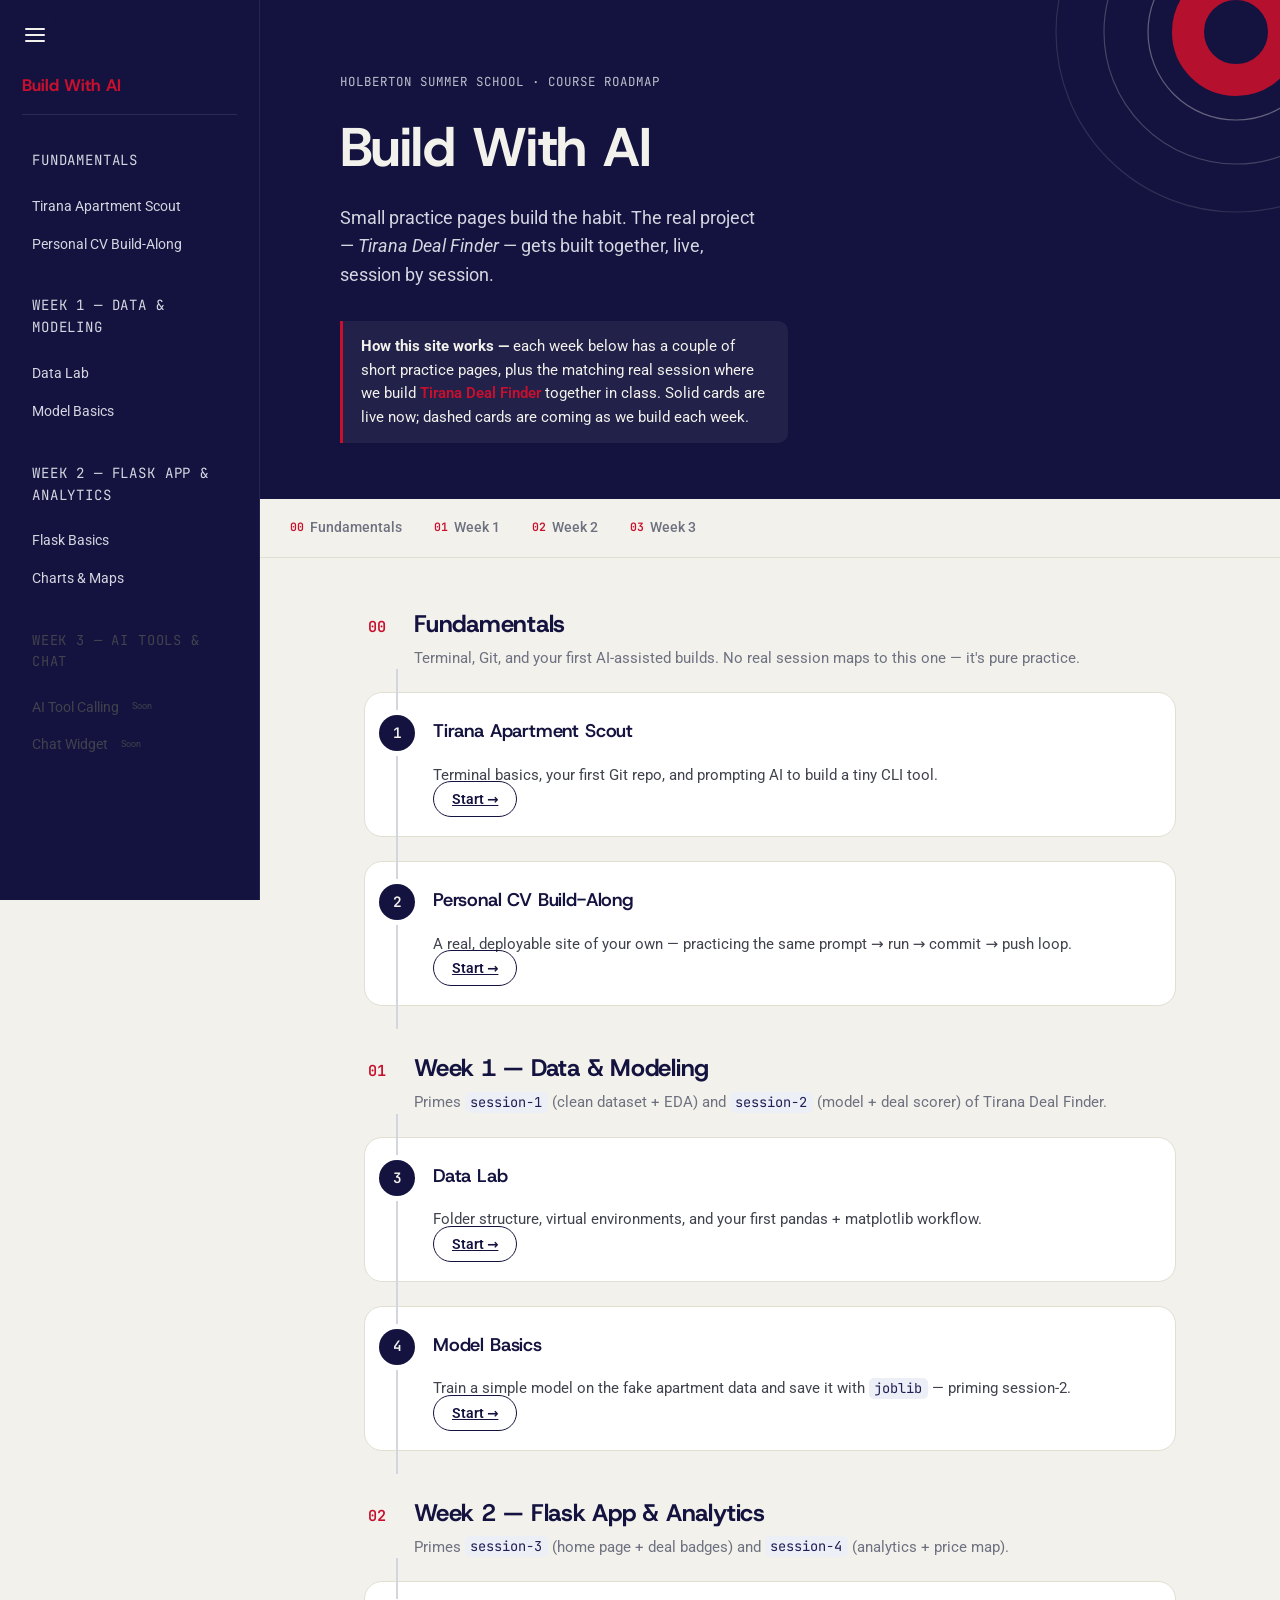
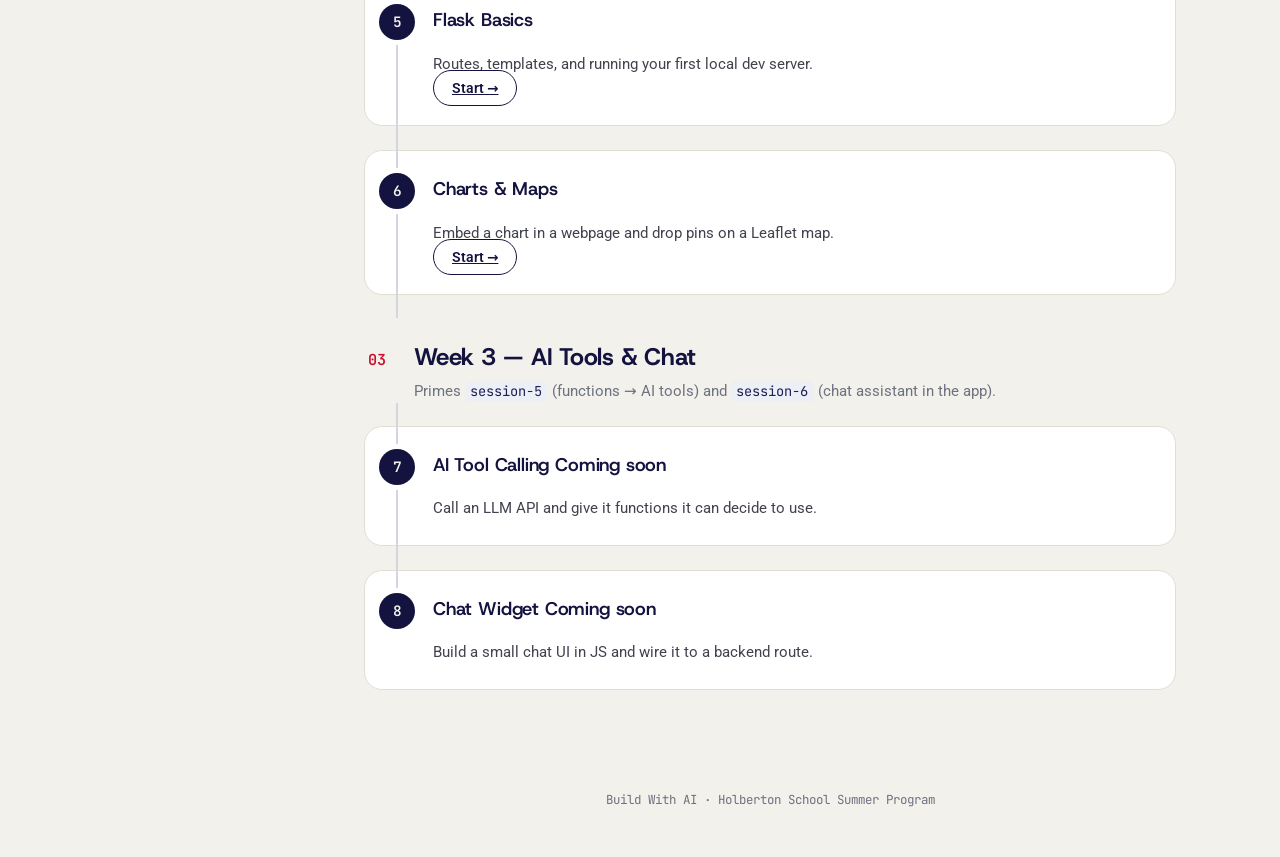
<file: index.html>
<!DOCTYPE html>
<html lang="en">
<head>
<meta charset="UTF-8">
<meta name="viewport" content="width=device-width, initial-scale=1.0">
<title>Build With AI — Course Roadmap</title>
<meta name="description" content="Holberton Summer School — course roadmap: Fundamentals through Week 3, practice pages alongside the real Tirana Deal Finder build.">
<link rel="icon" href="data:,">

<link rel="preconnect" href="https://fonts.googleapis.com">
<link rel="preconnect" href="https://fonts.gstatic.com" crossorigin>
<link href="https://fonts.googleapis.com/css2?family=Host+Grotesk:ital,wght@0,300..800;1,300..800&family=Roboto:wght@300;400;500;700&family=JetBrains+Mono:wght@400;500;600&display=swap" rel="stylesheet">

<link rel="stylesheet" href="assets/styles.css">
</head>
<body data-page="index" data-depth="0">

<header class="hero">
  <svg class="hero-rings" viewBox="0 0 600 600" aria-hidden="true">
    <circle cx="470" cy="140" r="60"></circle>
    <circle cx="470" cy="140" r="110"></circle>
    <circle cx="470" cy="140" r="165"></circle>
    <circle cx="470" cy="140" r="225"></circle>
  </svg>

  <div class="hero-content">
    <p class="eyebrow">Holberton Summer School · Course Roadmap</p>
    <h1>Build With AI</h1>
    <p class="hero-sub">Small practice pages build the habit. The real project — <em>Tirana Deal Finder</em> — gets built together, live, session by session.</p>

    <div class="hero-note">
      <p><strong>How this site works —</strong> each week below has a couple of short practice pages, plus the matching real session where we build <em>Tirana Deal Finder</em> together in class. Solid cards are live now; dashed cards are coming as we build each week.</p>
    </div>
  </div>
</header>

<nav class="phase-nav" aria-label="Roadmap navigation">
  <a href="#fundamentals"><span class="nav-index">00</span>Fundamentals</a>
  <a href="#week-1"><span class="nav-index">01</span>Week 1</a>
  <a href="#week-2"><span class="nav-index">02</span>Week 2</a>
  <a href="#week-3"><span class="nav-index">03</span>Week 3</a>
</nav>

<main class="build-log">

  <!-- ============ FUNDAMENTALS ============ -->
  <section class="phase" id="fundamentals" data-phase="fundamentals">
    <div class="phase-heading">
      <span class="phase-index">00</span>
      <div>
        <h2>Fundamentals</h2>
        <p class="phase-intro">Terminal, Git, and your first AI-assisted builds. No real session maps to this one — it's pure practice.</p>
      </div>
    </div>

    <article class="task-card" id="card-apartment-scout">
      <div class="task-head">
        <span class="step-dot">1</span>
        <h3>Tirana Apartment Scout</h3>
      </div>
      <div class="task-body single">
        <div class="task-goal">
          <p>Terminal basics, your first Git repo, and prompting AI to build a tiny CLI tool.</p>
        </div>
      </div>
      <a class="reveal-btn" href="fundamentals/apartment-scout.html">Start →</a>
    </article>

    <article class="task-card" id="card-cv-project">
      <div class="task-head">
        <span class="step-dot">2</span>
        <h3>Personal CV Build-Along</h3>
      </div>
      <div class="task-body single">
        <div class="task-goal">
          <p>A real, deployable site of your own — practicing the same prompt → run → commit → push loop.</p>
        </div>
      </div>
      <a class="reveal-btn" href="fundamentals/cv-project.html">Start →</a>
    </article>
  </section>

  <!-- ============ WEEK 1 ============ -->
  <section class="phase" id="week-1" data-phase="week-1">
    <div class="phase-heading">
      <span class="phase-index">01</span>
      <div>
        <h2>Week 1 — Data &amp; Modeling</h2>
        <p class="phase-intro">Primes <code>session-1</code> (clean dataset + EDA) and <code>session-2</code> (model + deal scorer) of Tirana Deal Finder.</p>
      </div>
    </div>

    <article class="task-card" id="card-data-lab">
      <div class="task-head">
        <span class="step-dot">3</span>
        <h3>Data Lab</h3>
      </div>
      <div class="task-body single">
        <div class="task-goal">
          <p>Folder structure, virtual environments, and your first pandas + matplotlib workflow.</p>
        </div>
      </div>
      <a class="reveal-btn" href="week-1/data-lab.html">Start →</a>
    </article>

    <article class="task-card" id="card-model-basics">
      <div class="task-head">
        <span class="step-dot">4</span>
        <h3>Model Basics</h3>
      </div>
      <div class="task-body single">
        <div class="task-goal">
          <p>Train a simple model on the fake apartment data and save it with <code>joblib</code> — priming session-2.</p>
        </div>
      </div>
      <a class="reveal-btn" href="week-1/model-basics.html">Start →</a>
    </article>
  </section>

  <!-- ============ WEEK 2 ============ -->
  <section class="phase" id="week-2" data-phase="week-2">
    <div class="phase-heading">
      <span class="phase-index">02</span>
      <div>
        <h2>Week 2 — Flask App &amp; Analytics</h2>
        <p class="phase-intro">Primes <code>session-3</code> (home page + deal badges) and <code>session-4</code> (analytics + price map).</p>
      </div>
    </div>

    <article class="task-card" id="card-flask-basics">
      <div class="task-head">
        <span class="step-dot">5</span>
        <h3>Flask Basics</h3>
      </div>
      <div class="task-body single">
        <div class="task-goal">
          <p>Routes, templates, and running your first local dev server.</p>
        </div>
      </div>
      <a class="reveal-btn" href="week-2/flask-basics.html">Start →</a>
    </article>

    <article class="task-card" id="card-charts-maps">
      <div class="task-head">
        <span class="step-dot">6</span>
        <h3>Charts &amp; Maps</h3>
      </div>
      <div class="task-body single">
        <div class="task-goal">
          <p>Embed a chart in a webpage and drop pins on a Leaflet map.</p>
        </div>
      </div>
      <a class="reveal-btn" href="week-2/charts-maps.html">Start →</a>
    </article>
  </section>

  <!-- ============ WEEK 3 ============ -->
  <section class="phase" id="week-3" data-phase="week-3">
    <div class="phase-heading">
      <span class="phase-index">03</span>
      <div>
        <h2>Week 3 — AI Tools &amp; Chat</h2>
        <p class="phase-intro">Primes <code>session-5</code> (functions → AI tools) and <code>session-6</code> (chat assistant in the app).</p>
      </div>
    </div>

    <article class="task-card stretch-card" id="card-ai-tools">
      <div class="task-head">
        <span class="step-dot">7</span>
        <h3>AI Tool Calling <span class="optional-badge">Coming soon</span></h3>
      </div>
      <div class="task-body single">
        <div class="task-goal">
          <p>Call an LLM API and give it functions it can decide to use.</p>
        </div>
      </div>
    </article>

    <article class="task-card stretch-card" id="card-chat-widget">
      <div class="task-head">
        <span class="step-dot">8</span>
        <h3>Chat Widget <span class="optional-badge">Coming soon</span></h3>
      </div>
      <div class="task-body single">
        <div class="task-goal">
          <p>Build a small chat UI in JS and wire it to a backend route.</p>
        </div>
      </div>
    </article>
  </section>

</main>

<footer class="closing-footer">
  <p>Build With AI · Holberton School Summer Program</p>
</footer>

<script src="assets/sitemap.js" defer></script>
<script src="assets/script.js" defer></script>
</body>
</html>
</file>
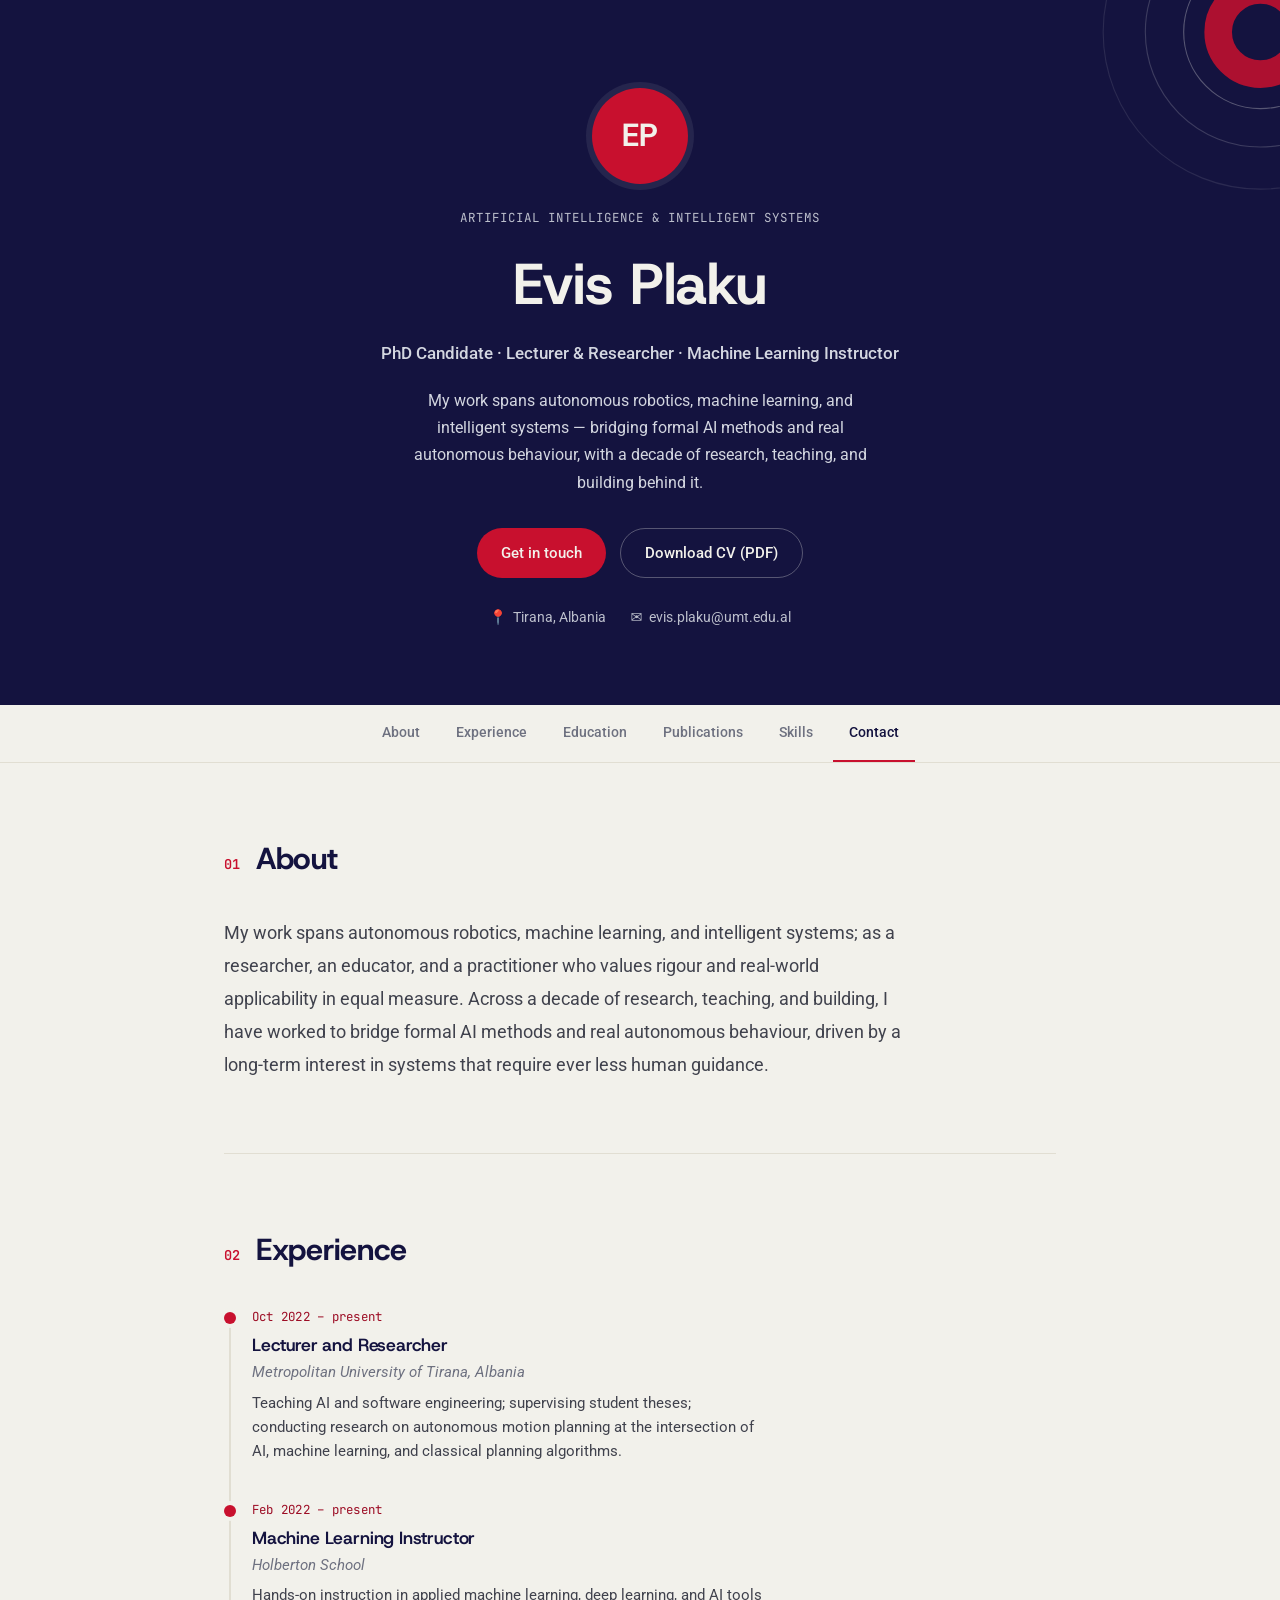
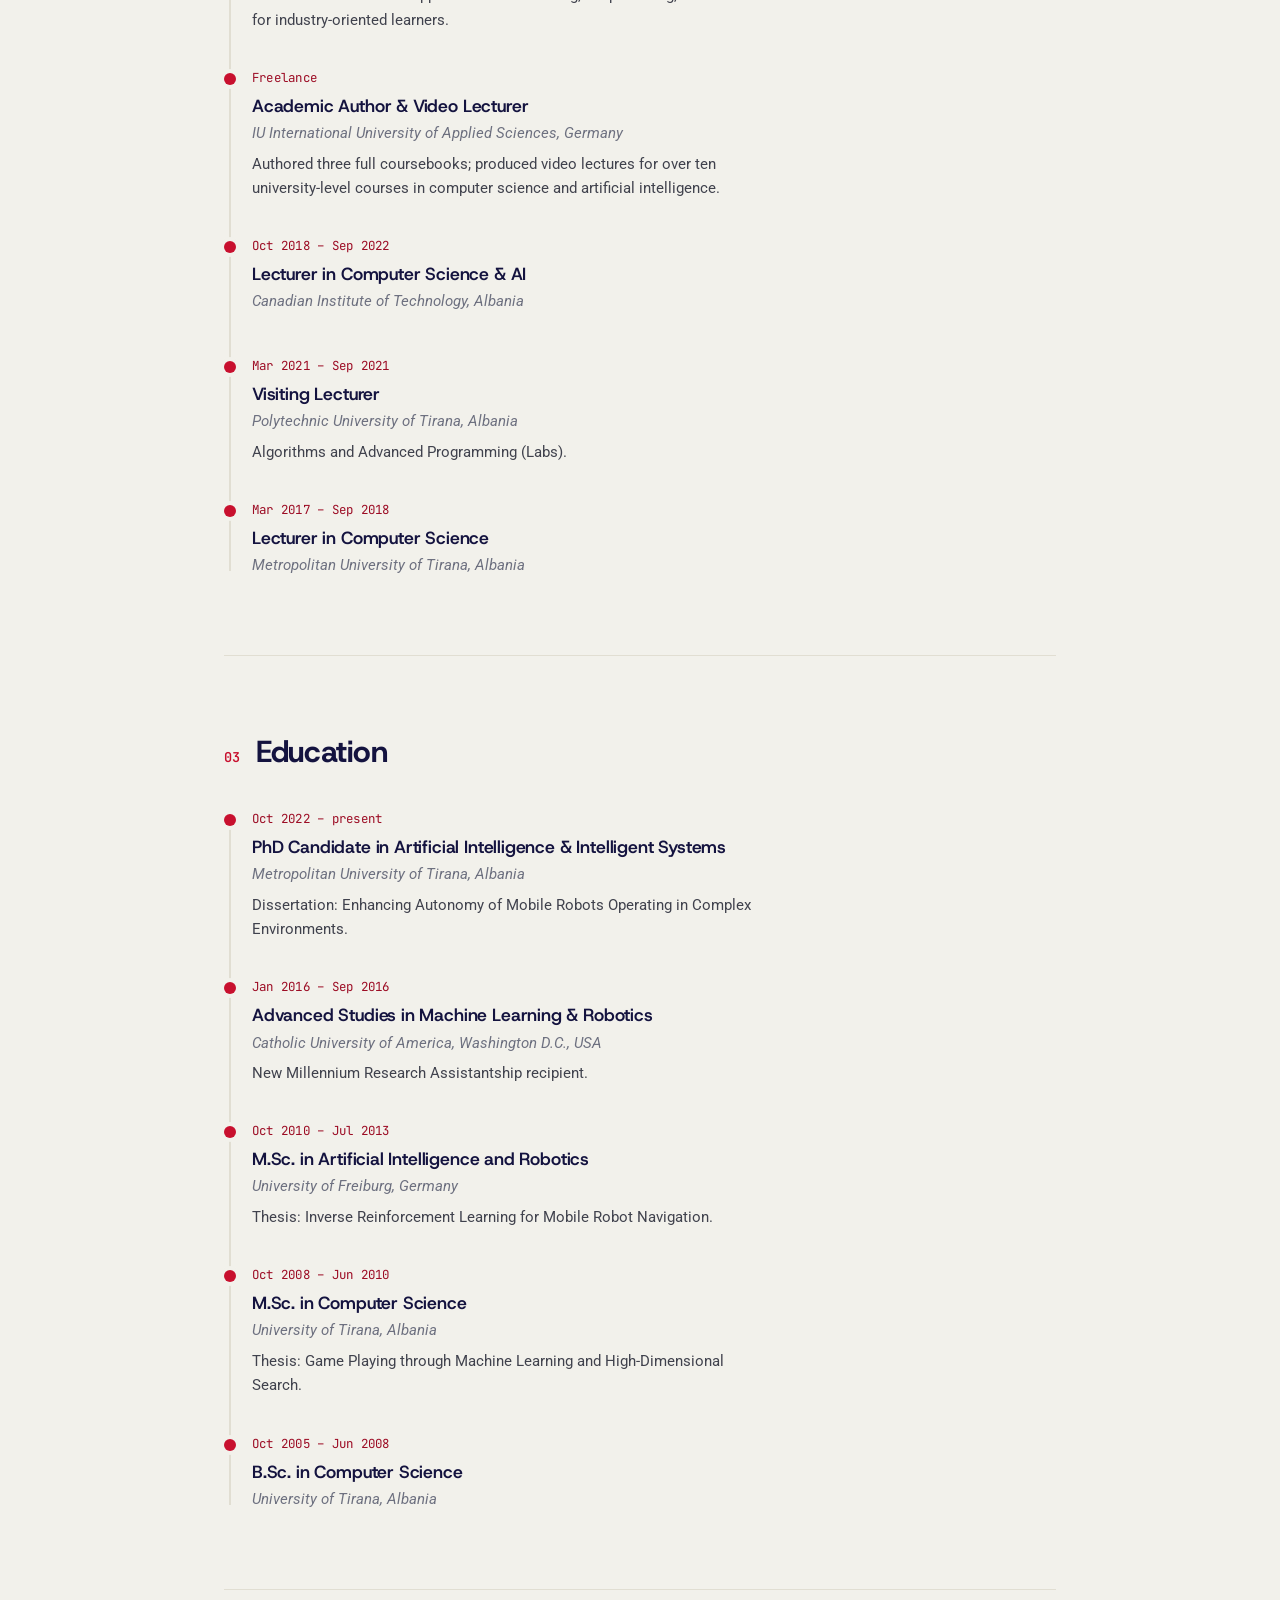
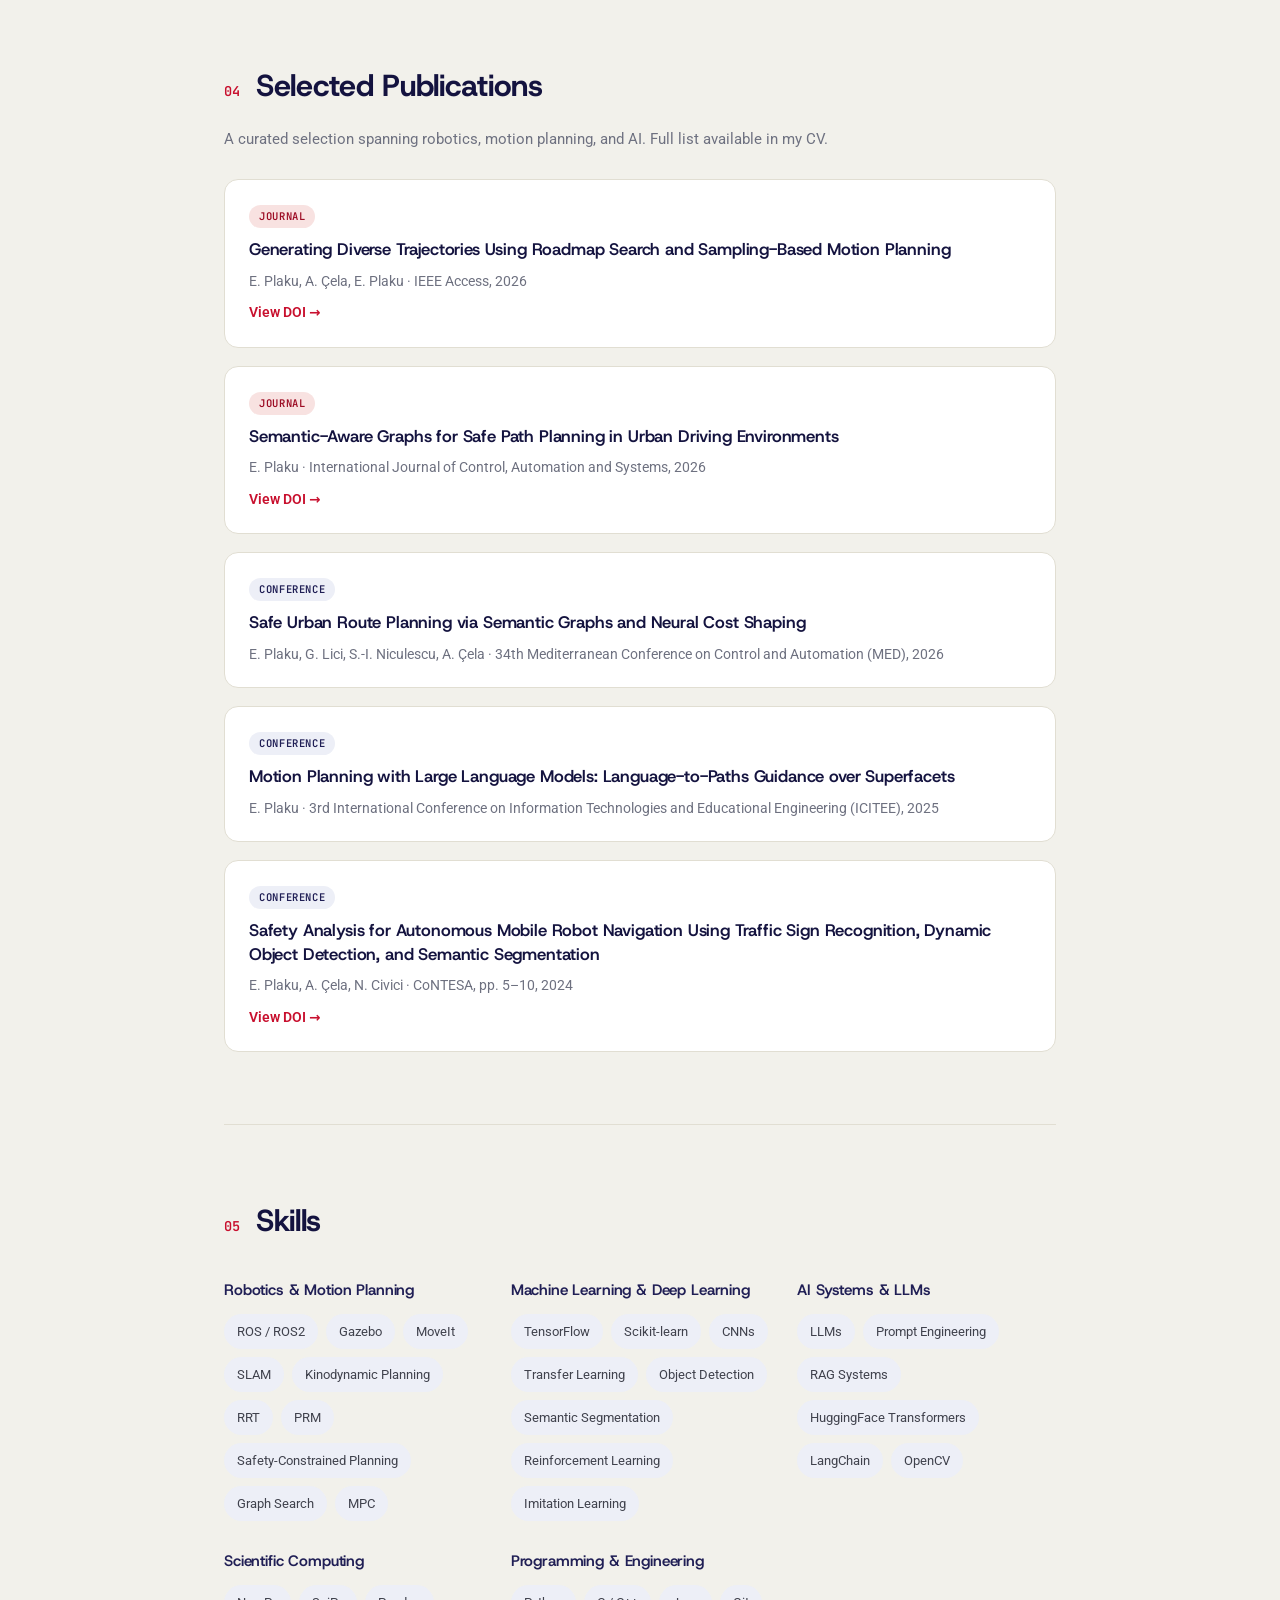
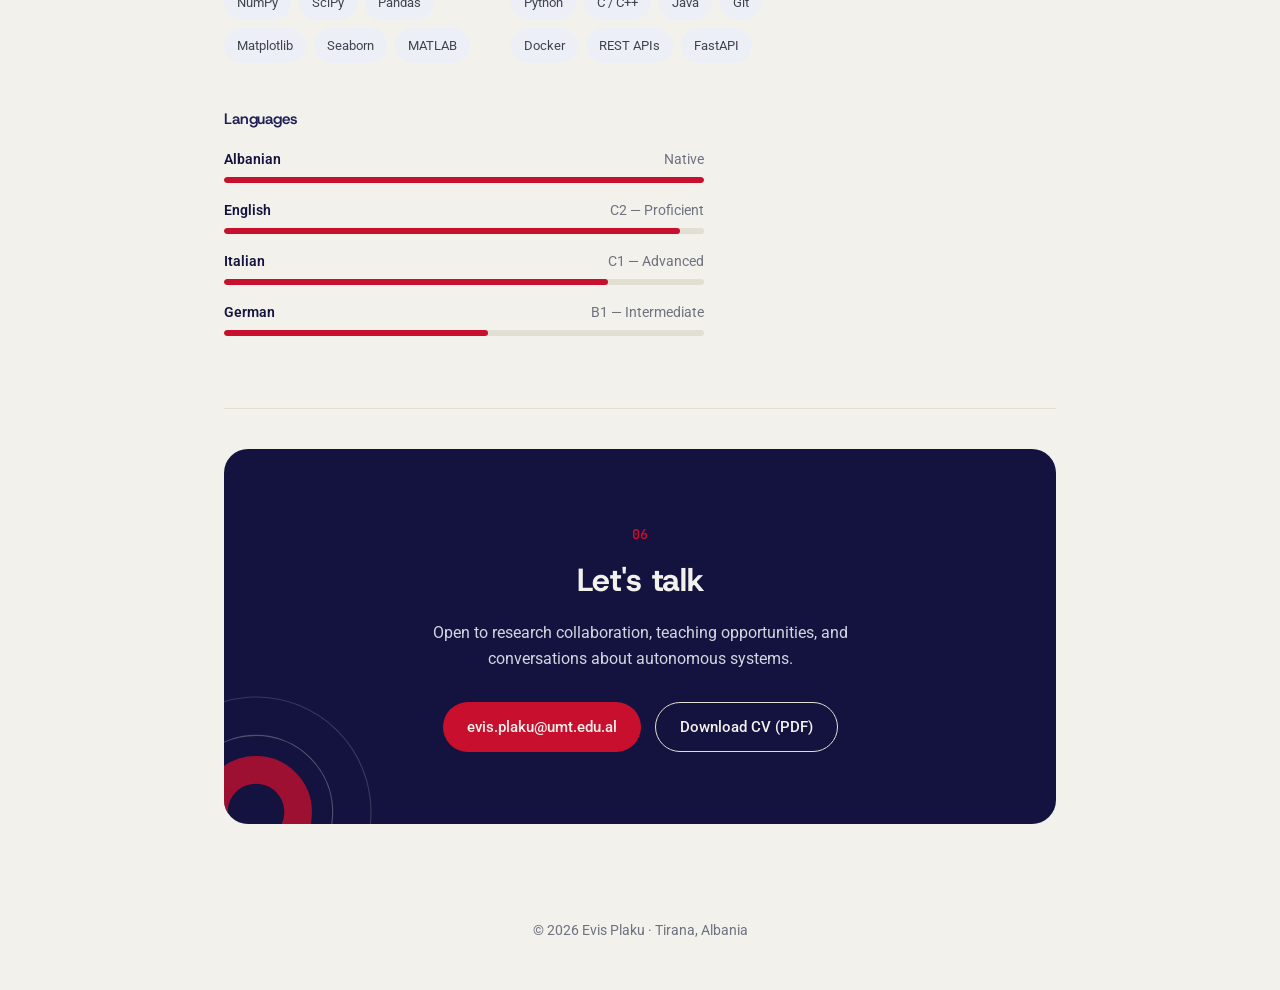
<file: cv/index.html>
<!DOCTYPE html>
<html lang="en">
<head>
<meta charset="UTF-8">
<meta name="viewport" content="width=device-width, initial-scale=1.0">
<title>Evis Plaku — AI &amp; Robotics Researcher</title>
<meta name="description" content="Evis Plaku — PhD Candidate in Artificial Intelligence & Intelligent Systems, researcher, and educator in robotics and machine learning.">
<link rel="icon" href="data:,">

<link rel="preconnect" href="https://fonts.googleapis.com">
<link rel="preconnect" href="https://fonts.gstatic.com" crossorigin>
<link href="https://fonts.googleapis.com/css2?family=Host+Grotesk:ital,wght@0,300..800;1,300..800&family=Roboto:wght@300;400;500;700&family=JetBrains+Mono:wght@400;500;600&display=swap" rel="stylesheet">

<link rel="stylesheet" href="styles.css">
<noscript><style>.reveal-on-scroll{opacity:1!important;transform:none!important;}</style></noscript>
</head>
<body>

<header class="hero" id="top">
  <svg class="hero-rings" viewBox="0 0 600 600" aria-hidden="true">
    <circle cx="470" cy="120" r="55"></circle>
    <circle cx="470" cy="120" r="100"></circle>
    <circle cx="470" cy="120" r="150"></circle>
    <circle cx="470" cy="120" r="205"></circle>
  </svg>

  <div class="hero-inner">
    <div class="avatar" aria-hidden="true">EP</div>
    <p class="eyebrow">Artificial Intelligence &amp; Intelligent Systems</p>
    <h1>Evis Plaku</h1>
    <p class="hero-role">PhD Candidate · Lecturer &amp; Researcher · Machine Learning Instructor</p>
    <p class="hero-summary">My work spans autonomous robotics, machine learning, and intelligent systems — bridging formal AI methods and real autonomous behaviour, with a decade of research, teaching, and building behind it.</p>

    <div class="hero-actions">
      <a class="btn btn-primary" href="mailto:evis.plaku@umt.edu.al">Get in touch</a>
      <a class="btn btn-outline" href="CV-EvisPlaku-Research.pdf" download>Download CV (PDF)</a>
    </div>

    <ul class="hero-meta">
      <li><span class="meta-icon">📍</span> Tirana, Albania</li>
      <li><span class="meta-icon">✉</span> evis.plaku@umt.edu.al</li>
    </ul>
  </div>
</header>

<nav class="site-nav" id="site-nav">
  <button class="nav-toggle" id="nav-toggle" aria-expanded="false" aria-controls="nav-list">
    <span></span><span></span><span></span>
  </button>
  <ul class="nav-list" id="nav-list">
    <li><a href="#about">About</a></li>
    <li><a href="#experience">Experience</a></li>
    <li><a href="#education">Education</a></li>
    <li><a href="#publications">Publications</a></li>
    <li><a href="#skills">Skills</a></li>
    <li><a href="#contact">Contact</a></li>
  </ul>
</nav>

<main>

  <section id="about" class="section reveal-on-scroll">
    <div class="section-head">
      <span class="section-mark">01</span>
      <h2>About</h2>
    </div>
    <p class="about-text">My work spans autonomous robotics, machine learning, and intelligent systems; as a researcher, an educator, and a practitioner who values rigour and real-world applicability in equal measure. Across a decade of research, teaching, and building, I have worked to bridge formal AI methods and real autonomous behaviour, driven by a long-term interest in systems that require ever less human guidance.</p>
  </section>

  <section id="experience" class="section reveal-on-scroll">
    <div class="section-head">
      <span class="section-mark">02</span>
      <h2>Experience</h2>
    </div>

    <div class="timeline">
      <article class="timeline-item">
        <span class="timeline-dot"></span>
        <div class="timeline-content">
          <p class="timeline-date">Oct 2022 – present</p>
          <h3>Lecturer and Researcher</h3>
          <p class="timeline-org">Metropolitan University of Tirana, Albania</p>
          <p class="timeline-desc">Teaching AI and software engineering; supervising student theses; conducting research on autonomous motion planning at the intersection of AI, machine learning, and classical planning algorithms.</p>
        </div>
      </article>

      <article class="timeline-item">
        <span class="timeline-dot"></span>
        <div class="timeline-content">
          <p class="timeline-date">Feb 2022 – present</p>
          <h3>Machine Learning Instructor</h3>
          <p class="timeline-org">Holberton School</p>
          <p class="timeline-desc">Hands-on instruction in applied machine learning, deep learning, and AI tools for industry-oriented learners.</p>
        </div>
      </article>

      <article class="timeline-item">
        <span class="timeline-dot"></span>
        <div class="timeline-content">
          <p class="timeline-date">Freelance</p>
          <h3>Academic Author &amp; Video Lecturer</h3>
          <p class="timeline-org">IU International University of Applied Sciences, Germany</p>
          <p class="timeline-desc">Authored three full coursebooks; produced video lectures for over ten university-level courses in computer science and artificial intelligence.</p>
        </div>
      </article>

      <article class="timeline-item">
        <span class="timeline-dot"></span>
        <div class="timeline-content">
          <p class="timeline-date">Oct 2018 – Sep 2022</p>
          <h3>Lecturer in Computer Science &amp; AI</h3>
          <p class="timeline-org">Canadian Institute of Technology, Albania</p>
        </div>
      </article>

      <article class="timeline-item">
        <span class="timeline-dot"></span>
        <div class="timeline-content">
          <p class="timeline-date">Mar 2021 – Sep 2021</p>
          <h3>Visiting Lecturer</h3>
          <p class="timeline-org">Polytechnic University of Tirana, Albania</p>
          <p class="timeline-desc">Algorithms and Advanced Programming (Labs).</p>
        </div>
      </article>

      <article class="timeline-item">
        <span class="timeline-dot"></span>
        <div class="timeline-content">
          <p class="timeline-date">Mar 2017 – Sep 2018</p>
          <h3>Lecturer in Computer Science</h3>
          <p class="timeline-org">Metropolitan University of Tirana, Albania</p>
        </div>
      </article>
    </div>
  </section>

  <section id="education" class="section reveal-on-scroll">
    <div class="section-head">
      <span class="section-mark">03</span>
      <h2>Education</h2>
    </div>

    <div class="timeline">
      <article class="timeline-item">
        <span class="timeline-dot"></span>
        <div class="timeline-content">
          <p class="timeline-date">Oct 2022 – present</p>
          <h3>PhD Candidate in Artificial Intelligence &amp; Intelligent Systems</h3>
          <p class="timeline-org">Metropolitan University of Tirana, Albania</p>
          <p class="timeline-desc">Dissertation: Enhancing Autonomy of Mobile Robots Operating in Complex Environments.</p>
        </div>
      </article>

      <article class="timeline-item">
        <span class="timeline-dot"></span>
        <div class="timeline-content">
          <p class="timeline-date">Jan 2016 – Sep 2016</p>
          <h3>Advanced Studies in Machine Learning &amp; Robotics</h3>
          <p class="timeline-org">Catholic University of America, Washington D.C., USA</p>
          <p class="timeline-desc">New Millennium Research Assistantship recipient.</p>
        </div>
      </article>

      <article class="timeline-item">
        <span class="timeline-dot"></span>
        <div class="timeline-content">
          <p class="timeline-date">Oct 2010 – Jul 2013</p>
          <h3>M.Sc. in Artificial Intelligence and Robotics</h3>
          <p class="timeline-org">University of Freiburg, Germany</p>
          <p class="timeline-desc">Thesis: Inverse Reinforcement Learning for Mobile Robot Navigation.</p>
        </div>
      </article>

      <article class="timeline-item">
        <span class="timeline-dot"></span>
        <div class="timeline-content">
          <p class="timeline-date">Oct 2008 – Jun 2010</p>
          <h3>M.Sc. in Computer Science</h3>
          <p class="timeline-org">University of Tirana, Albania</p>
          <p class="timeline-desc">Thesis: Game Playing through Machine Learning and High-Dimensional Search.</p>
        </div>
      </article>

      <article class="timeline-item">
        <span class="timeline-dot"></span>
        <div class="timeline-content">
          <p class="timeline-date">Oct 2005 – Jun 2008</p>
          <h3>B.Sc. in Computer Science</h3>
          <p class="timeline-org">University of Tirana, Albania</p>
        </div>
      </article>
    </div>
  </section>

  <section id="publications" class="section reveal-on-scroll">
    <div class="section-head">
      <span class="section-mark">04</span>
      <h2>Selected Publications</h2>
    </div>
    <p class="section-note">A curated selection spanning robotics, motion planning, and AI. Full list available in my CV.</p>

    <div class="pub-list">
      <article class="pub-card">
        <span class="pub-tag pub-tag-journal">Journal</span>
        <h3>Generating Diverse Trajectories Using Roadmap Search and Sampling-Based Motion Planning</h3>
        <p class="pub-meta">E. Plaku, A. Çela, E. Plaku · IEEE Access, 2026</p>
        <a class="pub-link" href="https://doi.org/10.1109/ACCESS.2026.11506360" target="_blank" rel="noopener">View DOI →</a>
      </article>

      <article class="pub-card">
        <span class="pub-tag pub-tag-journal">Journal</span>
        <h3>Semantic-Aware Graphs for Safe Path Planning in Urban Driving Environments</h3>
        <p class="pub-meta">E. Plaku · International Journal of Control, Automation and Systems, 2026</p>
        <a class="pub-link" href="https://doi.org/10.1007/s12555-026-00116-4" target="_blank" rel="noopener">View DOI →</a>
      </article>

      <article class="pub-card">
        <span class="pub-tag pub-tag-conf">Conference</span>
        <h3>Safe Urban Route Planning via Semantic Graphs and Neural Cost Shaping</h3>
        <p class="pub-meta">E. Plaku, G. Lici, S.-I. Niculescu, A. Çela · 34th Mediterranean Conference on Control and Automation (MED), 2026</p>
      </article>

      <article class="pub-card">
        <span class="pub-tag pub-tag-conf">Conference</span>
        <h3>Motion Planning with Large Language Models: Language-to-Paths Guidance over Superfacets</h3>
        <p class="pub-meta">E. Plaku · 3rd International Conference on Information Technologies and Educational Engineering (ICITEE), 2025</p>
      </article>

      <article class="pub-card">
        <span class="pub-tag pub-tag-conf">Conference</span>
        <h3>Safety Analysis for Autonomous Mobile Robot Navigation Using Traffic Sign Recognition, Dynamic Object Detection, and Semantic Segmentation</h3>
        <p class="pub-meta">E. Plaku, A. Çela, N. Civici · CoNTESA, pp. 5–10, 2024</p>
        <a class="pub-link" href="https://doi.org/10.1109/CoNTESA64738.2024.10891271" target="_blank" rel="noopener">View DOI →</a>
      </article>
    </div>
  </section>

  <section id="skills" class="section reveal-on-scroll">
    <div class="section-head">
      <span class="section-mark">05</span>
      <h2>Skills</h2>
    </div>

    <div class="skills-grid">
      <div class="skill-group">
        <h3>Robotics &amp; Motion Planning</h3>
        <div class="tag-cloud">
          <span class="tag">ROS / ROS2</span><span class="tag">Gazebo</span><span class="tag">MoveIt</span>
          <span class="tag">SLAM</span><span class="tag">Kinodynamic Planning</span><span class="tag">RRT</span>
          <span class="tag">PRM</span><span class="tag">Safety-Constrained Planning</span><span class="tag">Graph Search</span><span class="tag">MPC</span>
        </div>
      </div>

      <div class="skill-group">
        <h3>Machine Learning &amp; Deep Learning</h3>
        <div class="tag-cloud">
          <span class="tag">TensorFlow</span><span class="tag">Scikit-learn</span><span class="tag">CNNs</span>
          <span class="tag">Transfer Learning</span><span class="tag">Object Detection</span><span class="tag">Semantic Segmentation</span>
          <span class="tag">Reinforcement Learning</span><span class="tag">Imitation Learning</span>
        </div>
      </div>

      <div class="skill-group">
        <h3>AI Systems &amp; LLMs</h3>
        <div class="tag-cloud">
          <span class="tag">LLMs</span><span class="tag">Prompt Engineering</span><span class="tag">RAG Systems</span>
          <span class="tag">HuggingFace Transformers</span><span class="tag">LangChain</span><span class="tag">OpenCV</span>
        </div>
      </div>

      <div class="skill-group">
        <h3>Scientific Computing</h3>
        <div class="tag-cloud">
          <span class="tag">NumPy</span><span class="tag">SciPy</span><span class="tag">Pandas</span>
          <span class="tag">Matplotlib</span><span class="tag">Seaborn</span><span class="tag">MATLAB</span>
        </div>
      </div>

      <div class="skill-group">
        <h3>Programming &amp; Engineering</h3>
        <div class="tag-cloud">
          <span class="tag">Python</span><span class="tag">C / C++</span><span class="tag">Java</span>
          <span class="tag">Git</span><span class="tag">Docker</span><span class="tag">REST APIs</span><span class="tag">FastAPI</span>
        </div>
      </div>
    </div>

    <div class="languages">
      <h3>Languages</h3>
      <ul class="lang-list">
        <li>
          <div class="lang-row"><span class="lang-name">Albanian</span><span class="lang-level">Native</span></div>
          <div class="lang-bar"><span style="width:100%"></span></div>
        </li>
        <li>
          <div class="lang-row"><span class="lang-name">English</span><span class="lang-level">C2 — Proficient</span></div>
          <div class="lang-bar"><span style="width:95%"></span></div>
        </li>
        <li>
          <div class="lang-row"><span class="lang-name">Italian</span><span class="lang-level">C1 — Advanced</span></div>
          <div class="lang-bar"><span style="width:80%"></span></div>
        </li>
        <li>
          <div class="lang-row"><span class="lang-name">German</span><span class="lang-level">B1 — Intermediate</span></div>
          <div class="lang-bar"><span style="width:55%"></span></div>
        </li>
      </ul>
    </div>
  </section>

  <section id="contact" class="section contact-section reveal-on-scroll">
    <svg class="hero-rings contact-rings" viewBox="0 0 600 600" aria-hidden="true">
      <circle cx="120" cy="480" r="55"></circle>
      <circle cx="120" cy="480" r="100"></circle>
      <circle cx="120" cy="480" r="150"></circle>
    </svg>
    <div class="contact-inner">
      <span class="section-mark">06</span>
      <h2>Let's talk</h2>
      <p>Open to research collaboration, teaching opportunities, and conversations about autonomous systems.</p>
      <div class="hero-actions">
        <a class="btn btn-primary" href="mailto:evis.plaku@umt.edu.al">evis.plaku@umt.edu.al</a>
        <a class="btn btn-outline" href="CV-EvisPlaku-Research.pdf" download>Download CV (PDF)</a>
      </div>
    </div>
  </section>

</main>

<footer class="site-footer">
  <p>© 2026 Evis Plaku · Tirana, Albania</p>
</footer>

<script src="script.js" defer></script>
</body>
</html>
</file>
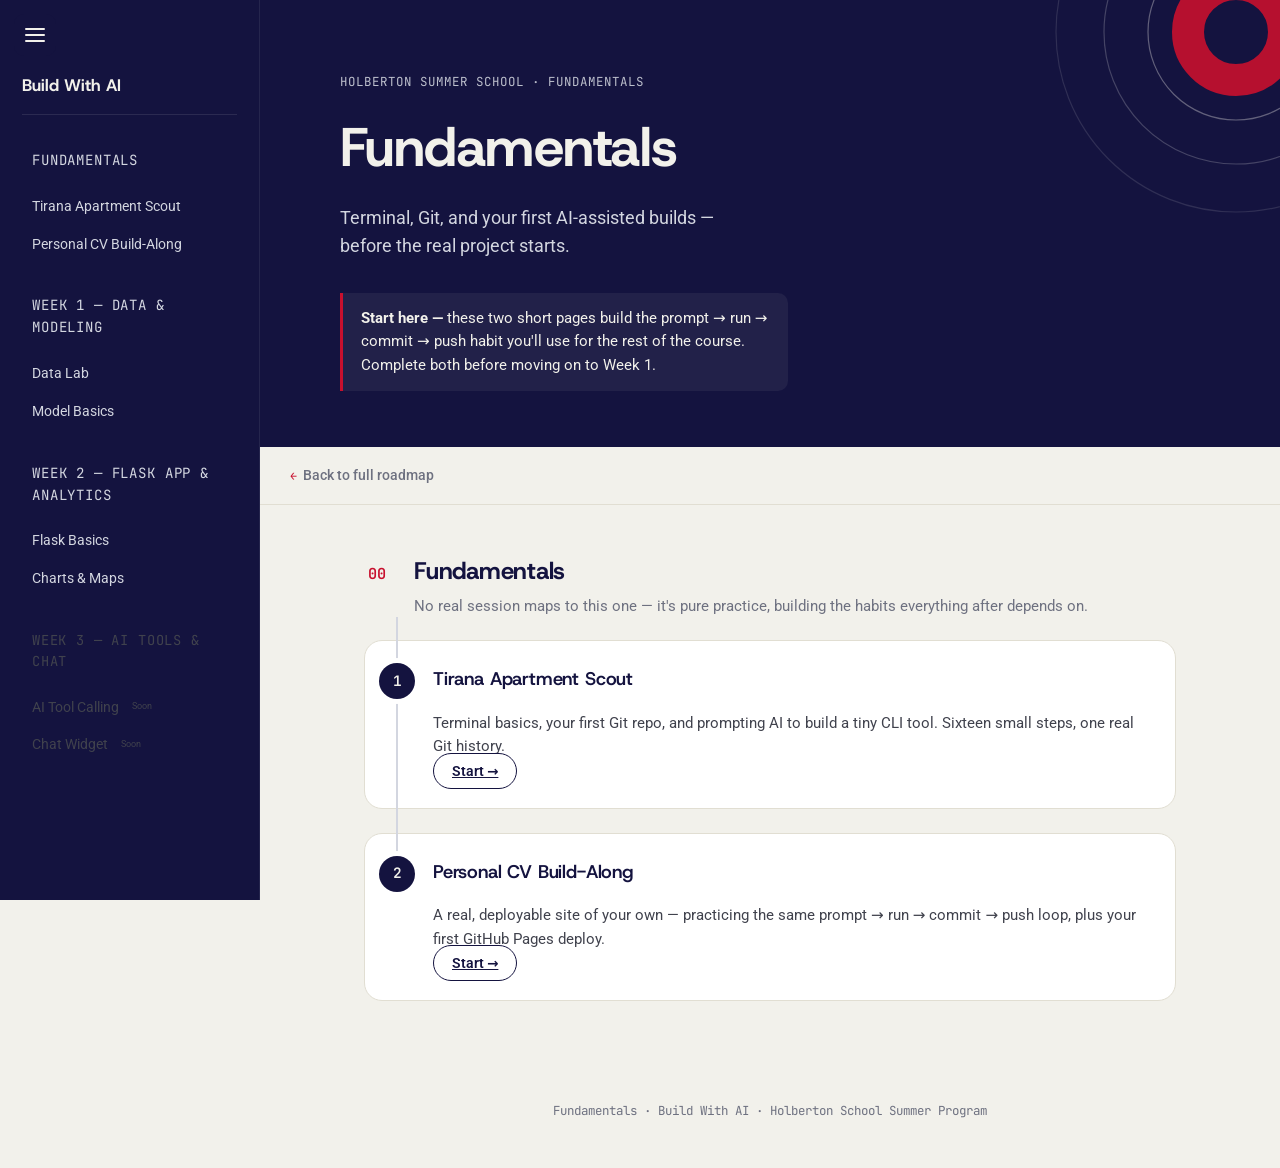
<file: fundamentals/index.html>
<!DOCTYPE html>
<html lang="en">
<head>
<meta charset="UTF-8">
<meta name="viewport" content="width=device-width, initial-scale=1.0">
<title>Fundamentals — Build With AI</title>
<meta name="description" content="Fundamentals hub: terminal, Git, and your first AI-assisted builds — Holberton Summer School.">
<link rel="icon" href="data:,">

<link rel="preconnect" href="https://fonts.googleapis.com">
<link rel="preconnect" href="https://fonts.gstatic.com" crossorigin>
<link href="https://fonts.googleapis.com/css2?family=Host+Grotesk:ital,wght@0,300..800;1,300..800&family=Roboto:wght@300;400;500;700&family=JetBrains+Mono:wght@400;500;600&display=swap" rel="stylesheet">

<link rel="stylesheet" href="../assets/styles.css">
</head>
<body data-page="fundamentals/index" data-depth="1">

<header class="hero">
  <svg class="hero-rings" viewBox="0 0 600 600" aria-hidden="true">
    <circle cx="470" cy="140" r="60"></circle>
    <circle cx="470" cy="140" r="110"></circle>
    <circle cx="470" cy="140" r="165"></circle>
    <circle cx="470" cy="140" r="225"></circle>
  </svg>

  <div class="hero-content">
    <p class="eyebrow">Holberton Summer School · Fundamentals</p>
    <h1>Fundamentals</h1>
    <p class="hero-sub">Terminal, Git, and your first AI-assisted builds — before the real project starts.</p>

    <div class="hero-note">
      <p><strong>Start here —</strong> these two short pages build the prompt → run → commit → push habit you'll use for the rest of the course. Complete both before moving on to Week 1.</p>
    </div>
  </div>
</header>

<nav class="phase-nav" aria-label="Hub navigation">
  <a href="../index.html"><span class="nav-index">←</span>Back to full roadmap</a>
</nav>

<main class="build-log">

  <section class="phase" id="fundamentals" data-phase="fundamentals">
    <div class="phase-heading">
      <span class="phase-index">00</span>
      <div>
        <h2>Fundamentals</h2>
        <p class="phase-intro">No real session maps to this one — it's pure practice, building the habits everything after depends on.</p>
      </div>
    </div>

    <article class="task-card" id="card-apartment-scout">
      <div class="task-head">
        <span class="step-dot">1</span>
        <h3>Tirana Apartment Scout</h3>
      </div>
      <div class="task-body single">
        <div class="task-goal">
          <p>Terminal basics, your first Git repo, and prompting AI to build a tiny CLI tool. Sixteen small steps, one real Git history.</p>
        </div>
      </div>
      <a class="reveal-btn" href="apartment-scout.html">Start →</a>
    </article>

    <article class="task-card" id="card-cv-project">
      <div class="task-head">
        <span class="step-dot">2</span>
        <h3>Personal CV Build-Along</h3>
      </div>
      <div class="task-body single">
        <div class="task-goal">
          <p>A real, deployable site of your own — practicing the same prompt → run → commit → push loop, plus your first GitHub Pages deploy.</p>
        </div>
      </div>
      <a class="reveal-btn" href="cv-project.html">Start →</a>
    </article>
  </section>

</main>

<footer class="closing-footer">
  <p>Fundamentals · Build With AI · Holberton School Summer Program</p>
</footer>

<script src="../assets/sitemap.js" defer></script>
<script src="../assets/script.js" defer></script>
</body>
</html>
</file>
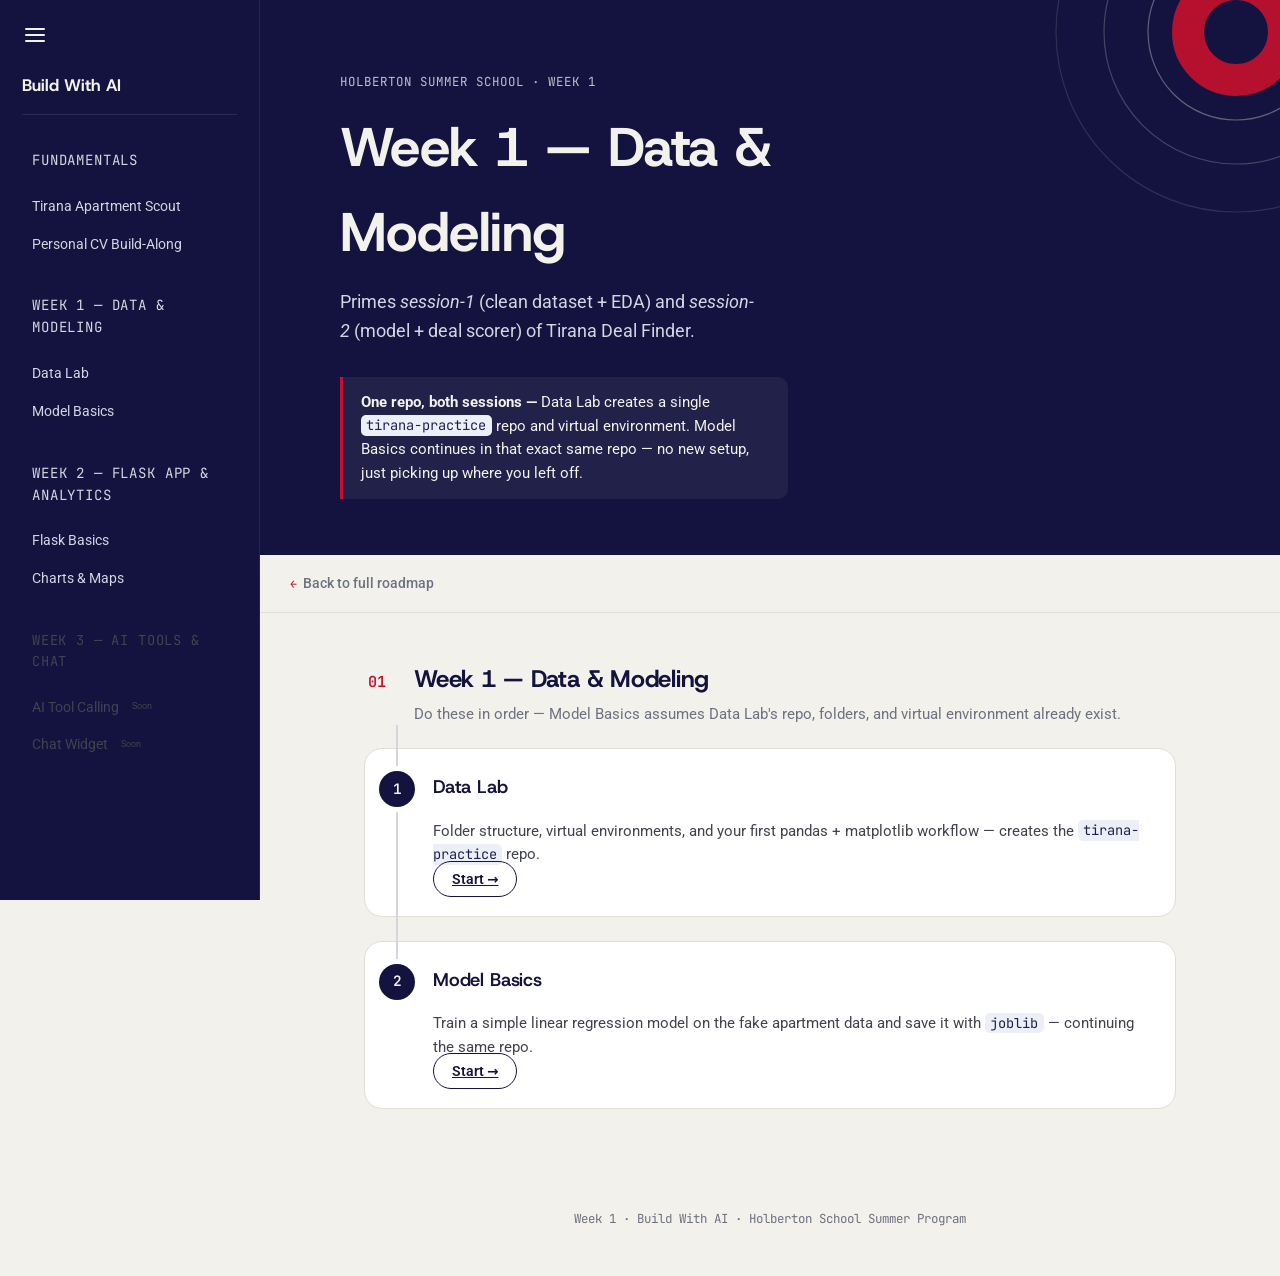
<file: week-1/index.html>
<!DOCTYPE html>
<html lang="en">
<head>
<meta charset="UTF-8">
<meta name="viewport" content="width=device-width, initial-scale=1.0">
<title>Week 1 — Build With AI</title>
<meta name="description" content="Week 1 hub: data cleaning, exploration, and a first machine learning model — Holberton Summer School.">
<link rel="icon" href="data:,">

<link rel="preconnect" href="https://fonts.googleapis.com">
<link rel="preconnect" href="https://fonts.gstatic.com" crossorigin>
<link href="https://fonts.googleapis.com/css2?family=Host+Grotesk:ital,wght@0,300..800;1,300..800&family=Roboto:wght@300;400;500;700&family=JetBrains+Mono:wght@400;500;600&display=swap" rel="stylesheet">

<link rel="stylesheet" href="../assets/styles.css">
</head>
<body data-page="week-1/index" data-depth="1">


<header class="hero">
  <svg class="hero-rings" viewBox="0 0 600 600" aria-hidden="true">
    <circle cx="470" cy="140" r="60"></circle>
    <circle cx="470" cy="140" r="110"></circle>
    <circle cx="470" cy="140" r="165"></circle>
    <circle cx="470" cy="140" r="225"></circle>
  </svg>

  <div class="hero-content">
    <p class="eyebrow">Holberton Summer School · Week 1</p>
    <h1>Week 1 — Data &amp; Modeling</h1>
    <p class="hero-sub">Primes <em>session-1</em> (clean dataset + EDA) and <em>session-2</em> (model + deal scorer) of Tirana Deal Finder.</p>

    <div class="hero-note">
      <p><strong>One repo, both sessions —</strong> Data Lab creates a single <code>tirana-practice</code> repo and virtual environment. Model Basics continues in that exact same repo — no new setup, just picking up where you left off.</p>
    </div>
  </div>
</header>

<nav class="phase-nav" aria-label="Hub navigation">
  <a href="../index.html"><span class="nav-index">←</span>Back to full roadmap</a>
</nav>

<main class="build-log">

  <section class="phase" id="week-1" data-phase="week-1">
    <div class="phase-heading">
      <span class="phase-index">01</span>
      <div>
        <h2>Week 1 — Data &amp; Modeling</h2>
        <p class="phase-intro">Do these in order — Model Basics assumes Data Lab's repo, folders, and virtual environment already exist.</p>
      </div>
    </div>

    <article class="task-card" id="card-data-lab">
      <div class="task-head">
        <span class="step-dot">1</span>
        <h3>Data Lab</h3>
      </div>
      <div class="task-body single">
        <div class="task-goal">
          <p>Folder structure, virtual environments, and your first pandas + matplotlib workflow — creates the <code>tirana-practice</code> repo.</p>
        </div>
      </div>
      <a class="reveal-btn" href="data-lab.html">Start →</a>
    </article>

    <article class="task-card" id="card-model-basics">
      <div class="task-head">
        <span class="step-dot">2</span>
        <h3>Model Basics</h3>
      </div>
      <div class="task-body single">
        <div class="task-goal">
          <p>Train a simple linear regression model on the fake apartment data and save it with <code>joblib</code> — continuing the same repo.</p>
        </div>
      </div>
      <a class="reveal-btn" href="model-basics.html">Start →</a>
    </article>
  </section>

</main>

<footer class="closing-footer">
  <p>Week 1 · Build With AI · Holberton School Summer Program</p>
</footer>

<script src="../assets/sitemap.js" defer></script>
<script src="../assets/script.js" defer></script>
</body>
</html>
</file>
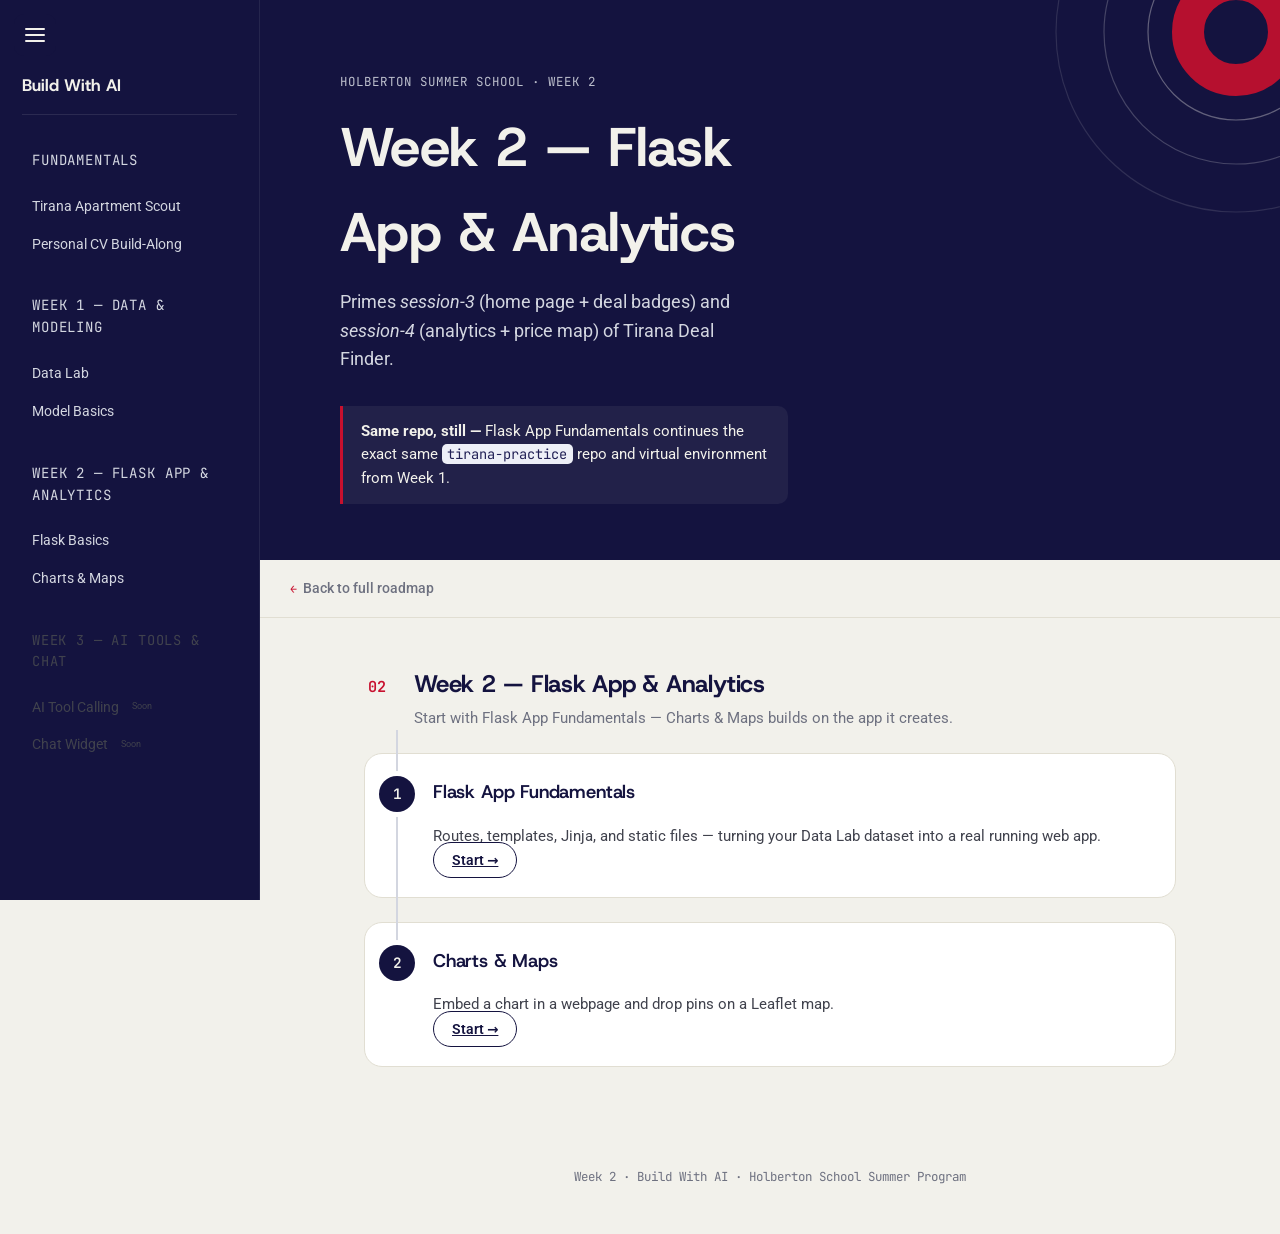
<file: week-2/index.html>
<!DOCTYPE html>
<html lang="en">
<head>
<meta charset="UTF-8">
<meta name="viewport" content="width=device-width, initial-scale=1.0">
<title>Week 2 — Build With AI</title>
<meta name="description" content="Week 2 hub: Flask app fundamentals and analytics/charts — Holberton Summer School.">
<link rel="icon" href="data:,">

<link rel="preconnect" href="https://fonts.googleapis.com">
<link rel="preconnect" href="https://fonts.gstatic.com" crossorigin>
<link href="https://fonts.googleapis.com/css2?family=Host+Grotesk:ital,wght@0,300..800;1,300..800&family=Roboto:wght@300;400;500;700&family=JetBrains+Mono:wght@400;500;600&display=swap" rel="stylesheet">

<link rel="stylesheet" href="../assets/styles.css">
</head>
<body data-page="week-2/index" data-depth="1">

<header class="hero">
  <svg class="hero-rings" viewBox="0 0 600 600" aria-hidden="true">
    <circle cx="470" cy="140" r="60"></circle>
    <circle cx="470" cy="140" r="110"></circle>
    <circle cx="470" cy="140" r="165"></circle>
    <circle cx="470" cy="140" r="225"></circle>
  </svg>

  <div class="hero-content">
    <p class="eyebrow">Holberton Summer School · Week 2</p>
    <h1>Week 2 — Flask App &amp; Analytics</h1>
    <p class="hero-sub">Primes <em>session-3</em> (home page + deal badges) and <em>session-4</em> (analytics + price map) of Tirana Deal Finder.</p>

    <div class="hero-note">
      <p><strong>Same repo, still —</strong> Flask App Fundamentals continues the exact same <code>tirana-practice</code> repo and virtual environment from Week 1.</p>
    </div>
  </div>
</header>

<nav class="phase-nav" aria-label="Hub navigation">
  <a href="../index.html"><span class="nav-index">←</span>Back to full roadmap</a>
</nav>

<main class="build-log">

  <section class="phase" id="week-2" data-phase="week-2">
    <div class="phase-heading">
      <span class="phase-index">02</span>
      <div>
        <h2>Week 2 — Flask App &amp; Analytics</h2>
        <p class="phase-intro">Start with Flask App Fundamentals — Charts &amp; Maps builds on the app it creates.</p>
      </div>
    </div>

    <article class="task-card" id="card-flask-basics">
      <div class="task-head">
        <span class="step-dot">1</span>
        <h3>Flask App Fundamentals</h3>
      </div>
      <div class="task-body single">
        <div class="task-goal">
          <p>Routes, templates, Jinja, and static files — turning your Data Lab dataset into a real running web app.</p>
        </div>
      </div>
      <a class="reveal-btn" href="flask-basics.html">Start →</a>
    </article>

    <article class="task-card" id="card-charts-maps">
      <div class="task-head">
        <span class="step-dot">2</span>
        <h3>Charts &amp; Maps</h3>
      </div>
      <div class="task-body single">
        <div class="task-goal">
          <p>Embed a chart in a webpage and drop pins on a Leaflet map.</p>
        </div>
      </div>
      <a class="reveal-btn" href="charts-maps.html">Start →</a>
    </article>
  </section>

</main>

<footer class="closing-footer">
  <p>Week 2 · Build With AI · Holberton School Summer Program</p>
</footer>

<script src="../assets/sitemap.js" defer></script>
<script src="../assets/script.js" defer></script>
</body>
</html>
</file>
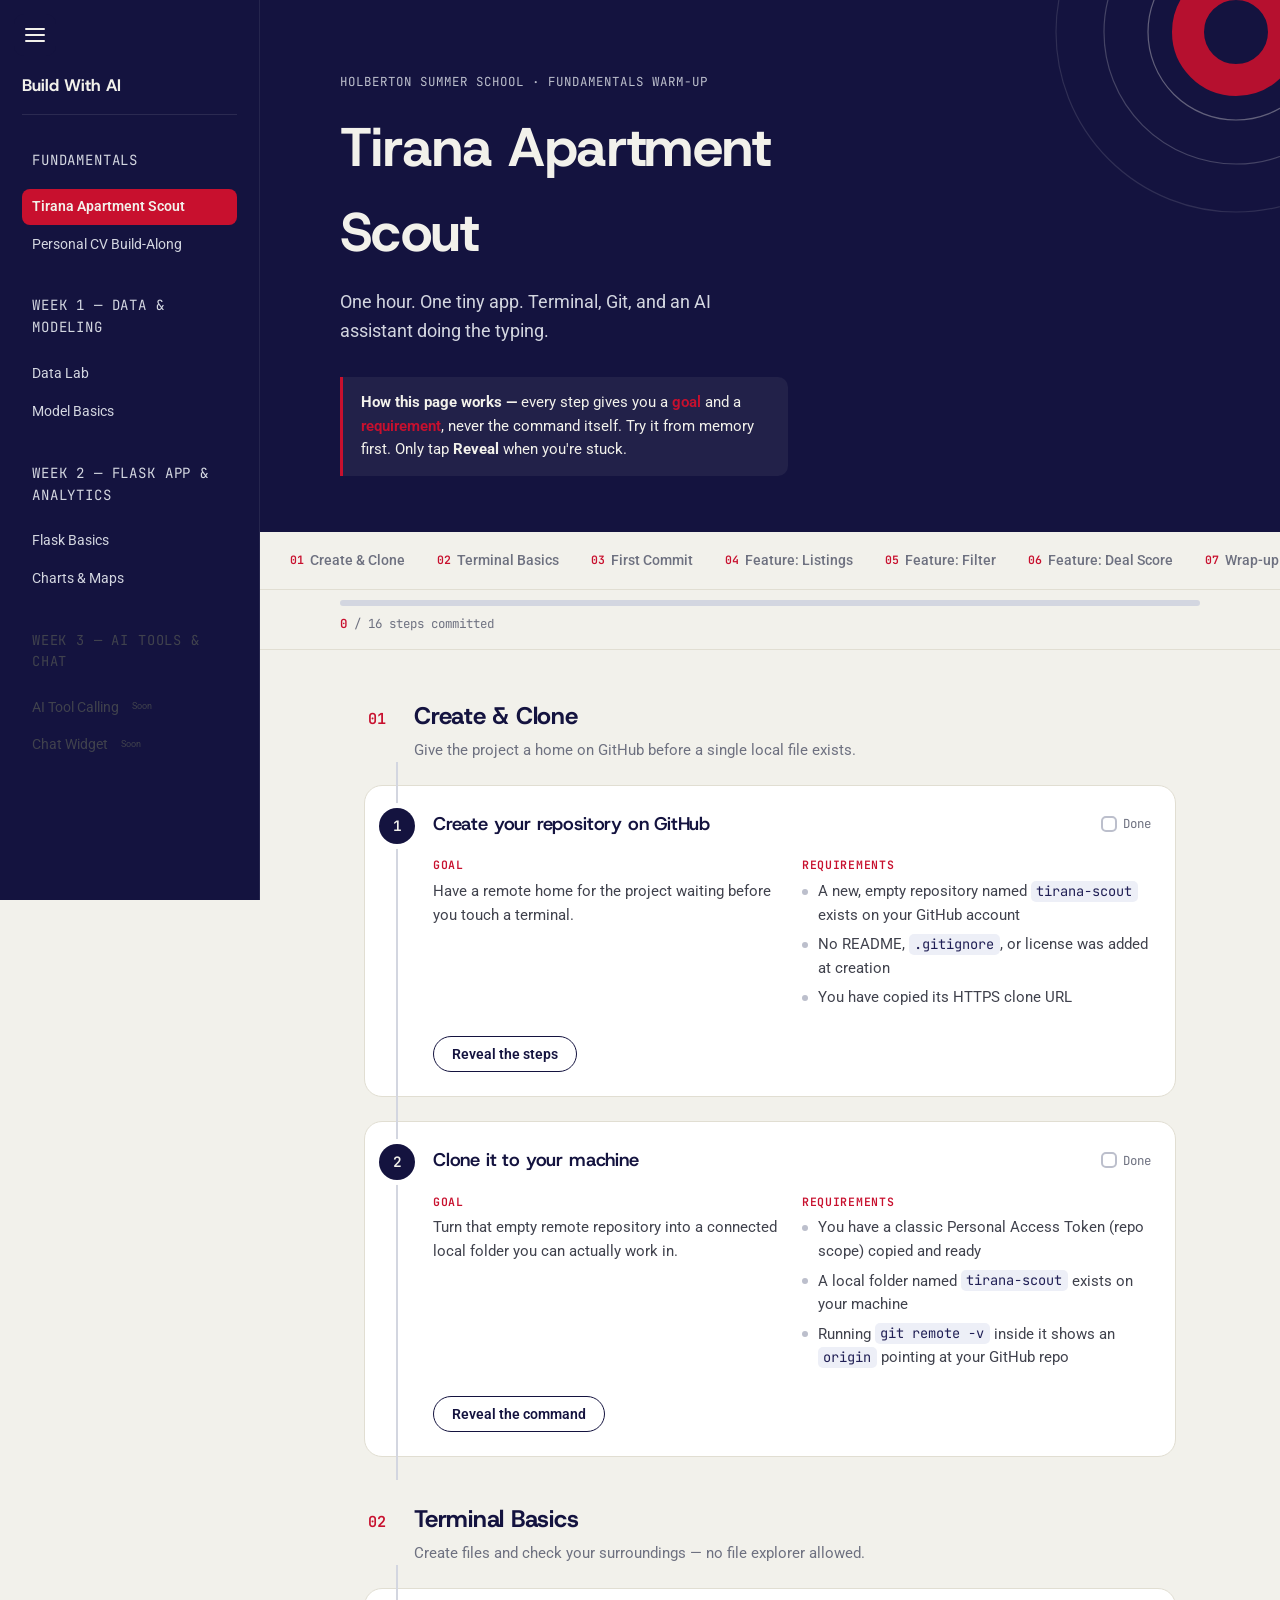
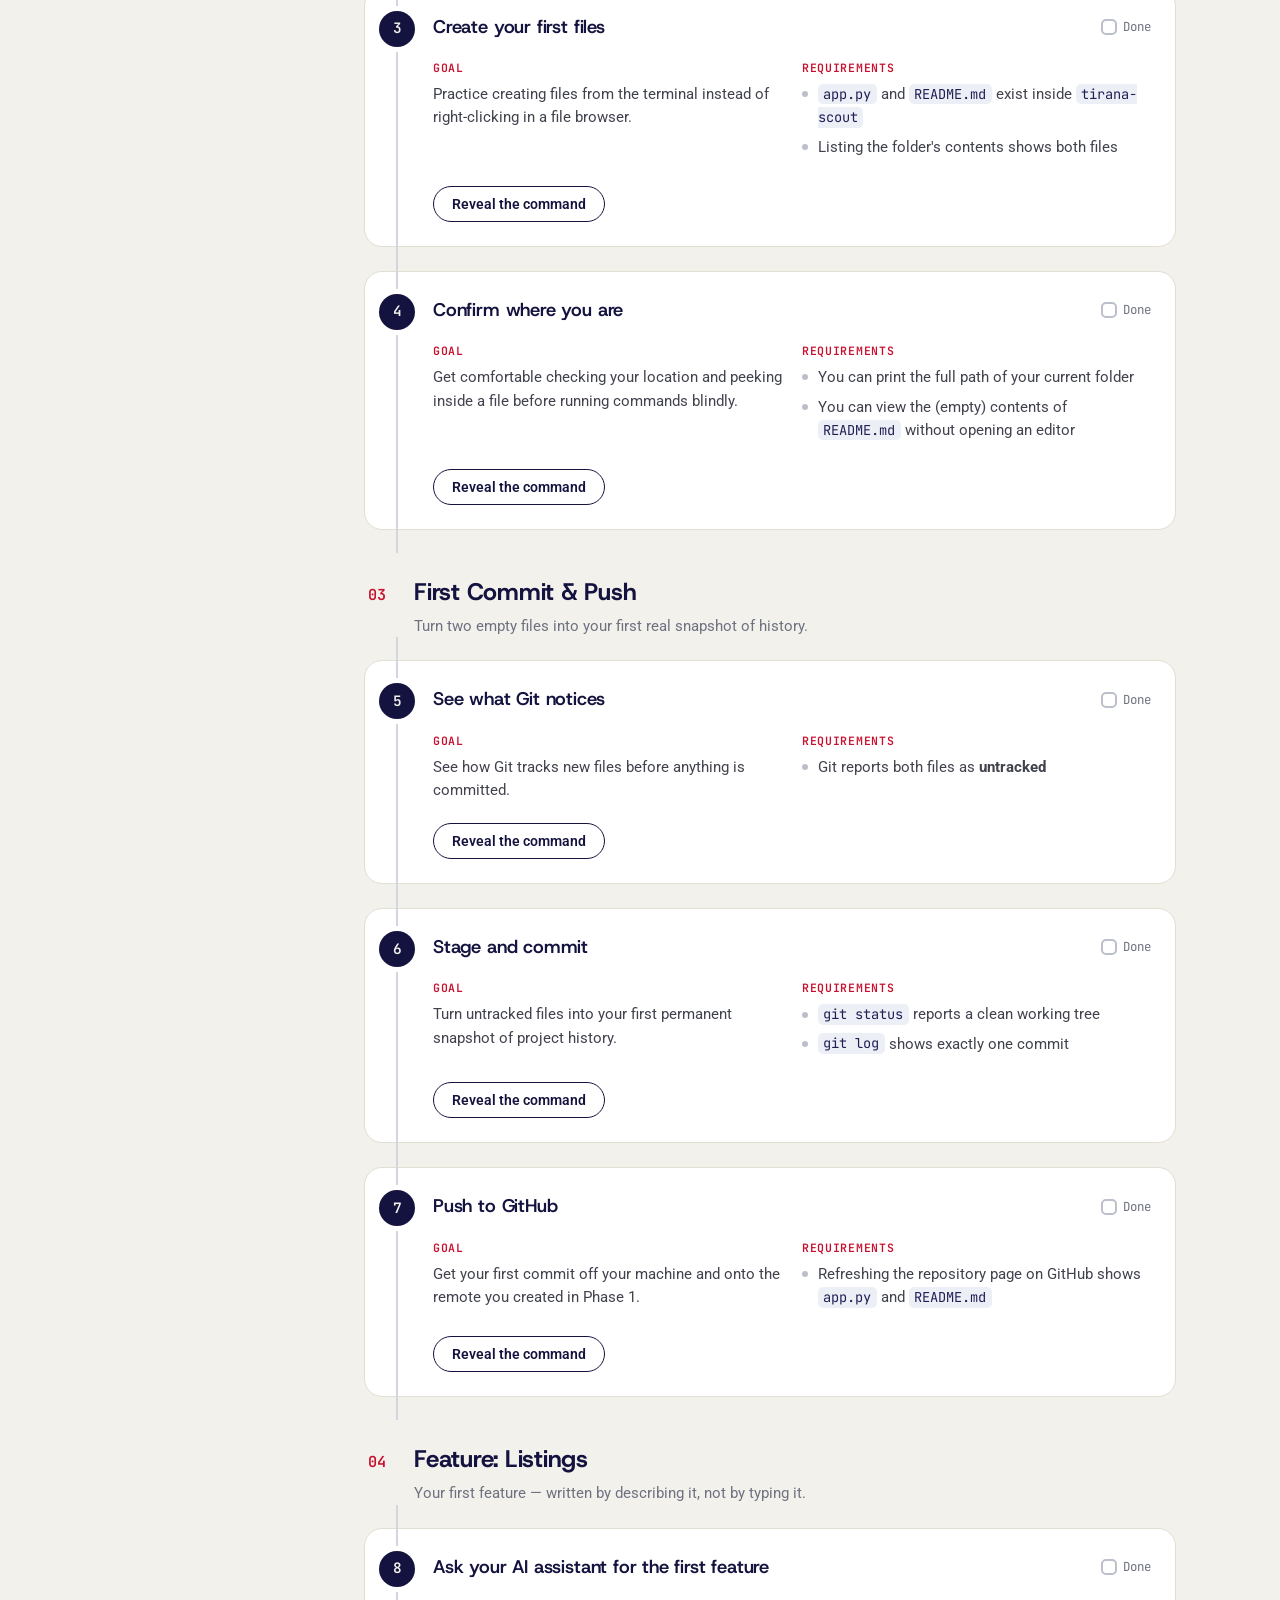
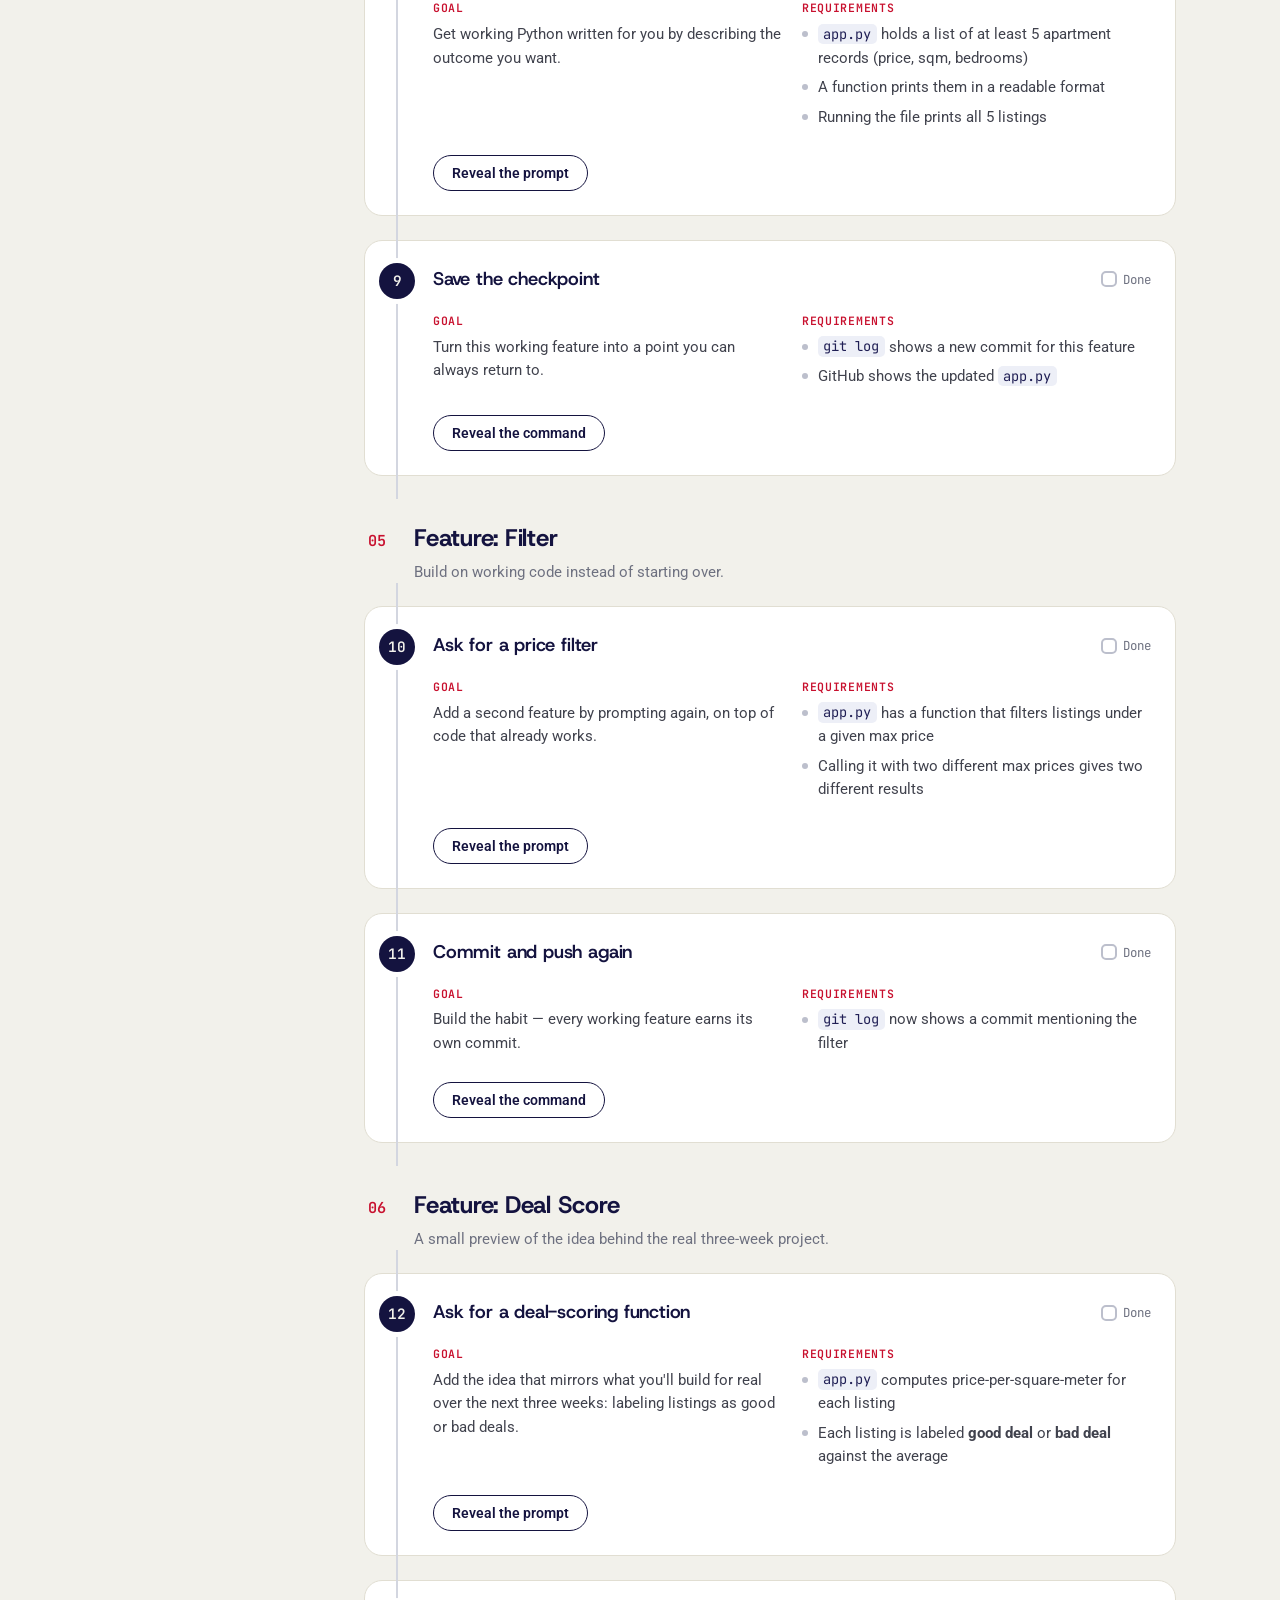
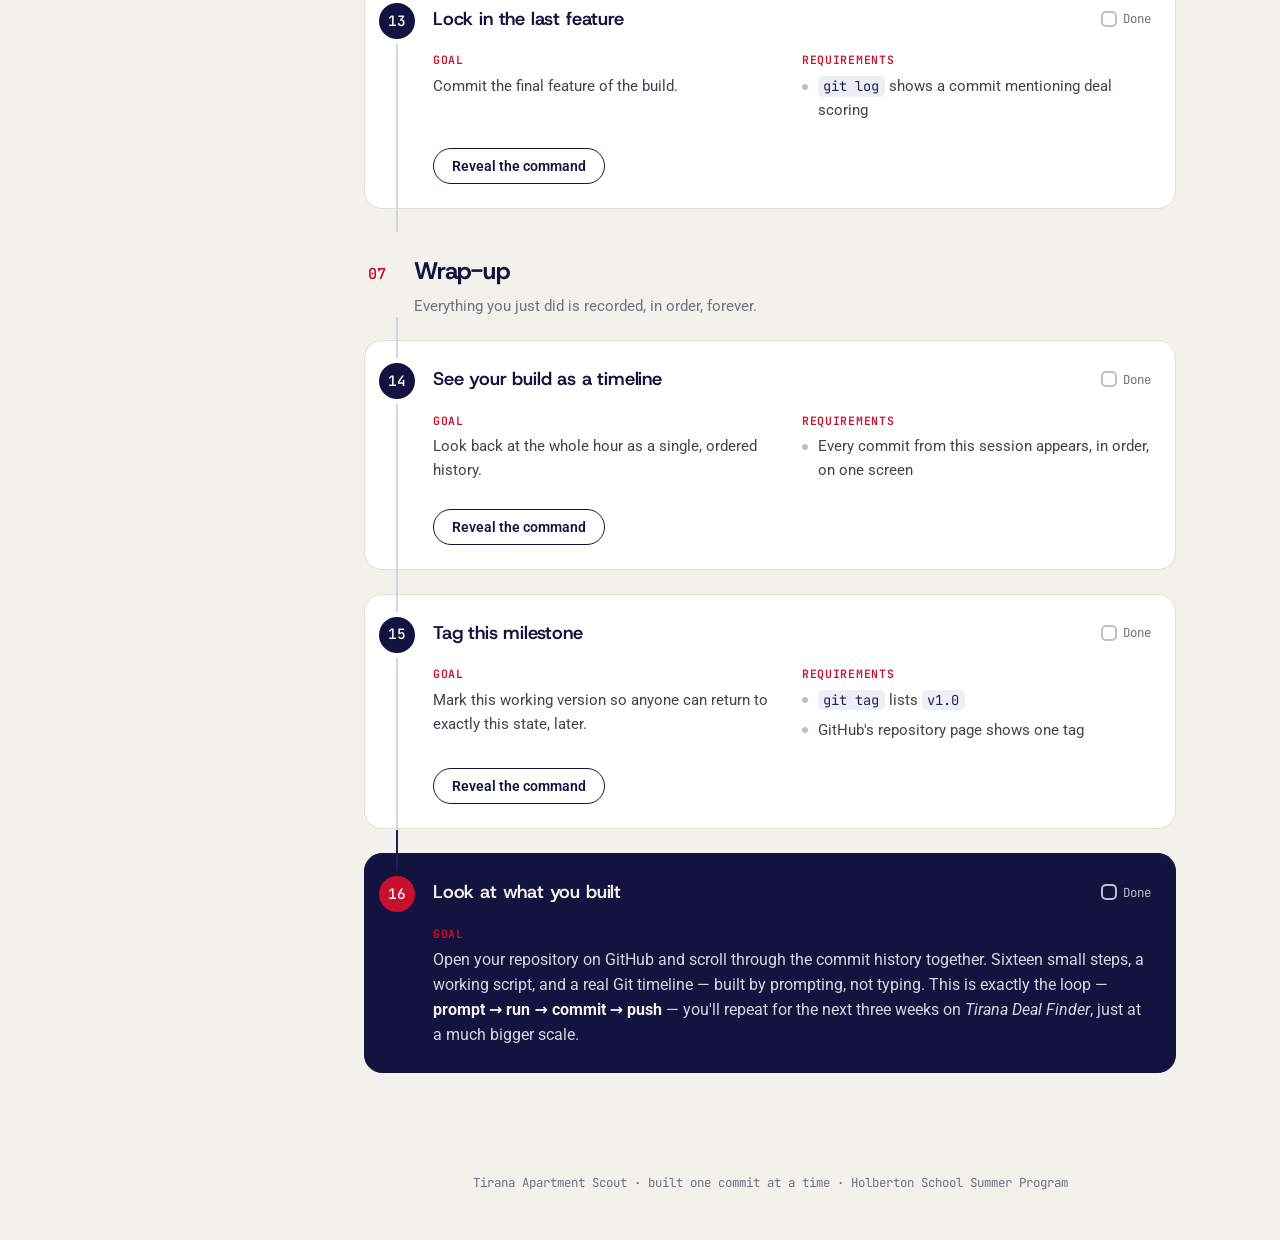
<file: fundamentals/apartment-scout.html>
<!DOCTYPE html>
<html lang="en">
<head>
<meta charset="UTF-8">
<meta name="viewport" content="width=device-width, initial-scale=1.0">
<title>Tirana Apartment Scout — Build Log</title>
<meta name="description" content="A one-hour, terminal-and-Git build-along for Holberton summer school.">
<link rel="icon" href="data:,">

<link rel="preconnect" href="https://fonts.googleapis.com">
<link rel="preconnect" href="https://fonts.gstatic.com" crossorigin>
<link href="https://fonts.googleapis.com/css2?family=Host+Grotesk:ital,wght@0,300..800;1,300..800&family=Roboto:wght@300;400;500;700&family=JetBrains+Mono:wght@400;500;600&display=swap" rel="stylesheet">

<link rel="stylesheet" href="../assets/styles.css">
</head>
<body data-page="fundamentals/apartment-scout" data-depth="1">

<header class="hero">
  <svg class="hero-rings" viewBox="0 0 600 600" aria-hidden="true">
    <circle cx="470" cy="140" r="60"></circle>
    <circle cx="470" cy="140" r="110"></circle>
    <circle cx="470" cy="140" r="165"></circle>
    <circle cx="470" cy="140" r="225"></circle>
  </svg>

  <div class="hero-content">
    <p class="eyebrow">Holberton Summer School · Fundamentals Warm-up</p>
    <h1>Tirana Apartment Scout</h1>
    <p class="hero-sub">One hour. One tiny app. Terminal, Git, and an AI assistant doing the typing.</p>

    <div class="hero-note">
      <p><strong>How this page works —</strong> every step gives you a <em>goal</em> and a <em>requirement</em>, never the command itself. Try it from memory first. Only tap <strong>Reveal</strong> when you're stuck.</p>
    </div>
  </div>
</header>

<nav class="phase-nav" aria-label="Phase navigation">
  <a href="#phase-1"><span class="nav-index">01</span>Create &amp; Clone</a>
  <a href="#phase-2"><span class="nav-index">02</span>Terminal Basics</a>
  <a href="#phase-3"><span class="nav-index">03</span>First Commit</a>
  <a href="#phase-4"><span class="nav-index">04</span>Feature: Listings</a>
  <a href="#phase-5"><span class="nav-index">05</span>Feature: Filter</a>
  <a href="#phase-6"><span class="nav-index">06</span>Feature: Deal Score</a>
  <a href="#phase-7"><span class="nav-index">07</span>Wrap-up</a>
</nav>

<div class="progress-bar" role="group" aria-label="Session progress">
  <div class="progress-track">
    <div class="progress-fill" id="progress-fill"></div>
  </div>
  <p class="progress-label"><span id="progress-count">0</span> / 16 steps committed</p>
</div>

<main class="build-log">

  <!-- ============ PHASE 1 ============ -->
  <section class="phase" id="phase-1" data-phase="1">
    <div class="phase-heading">
      <span class="phase-index">01</span>
      <div>
        <h2>Create &amp; Clone</h2>
        <p class="phase-intro">Give the project a home on GitHub before a single local file exists.</p>
      </div>
    </div>

    <article class="task-card" id="step-1" data-step="1">
      <div class="task-head">
        <span class="step-dot">1</span>
        <h3>Create your repository on GitHub</h3>
        <label class="done-toggle">
          <input type="checkbox" class="done-checkbox" data-step="1">
          <span>Done</span>
        </label>
      </div>
      <div class="task-body">
        <div class="task-goal">
          <h4>Goal</h4>
          <p>Have a remote home for the project waiting before you touch a terminal.</p>
        </div>
        <div class="task-reqs">
          <h4>Requirements</h4>
          <ul>
            <li>A new, empty repository named <code>tirana-scout</code> exists on your GitHub account</li>
            <li>No README, <code>.gitignore</code>, or license was added at creation</li>
            <li>You have copied its HTTPS clone URL</li>
          </ul>
        </div>
      </div>
      <button class="reveal-btn" type="button" aria-expanded="false" aria-controls="reveal-1">Reveal the steps</button>
      <div class="reveal-panel" id="reveal-1" hidden>
        <p class="reveal-label">Do this</p>
        <ol class="reveal-steps">
          <li>Go to <code>github.com/new</code> in your browser</li>
          <li>Name the repository <code>tirana-scout</code></li>
          <li>Leave every checkbox unchecked — keep it empty</li>
          <li>Click <strong>Create repository</strong>, then copy the HTTPS URL from the green <strong>Code</strong> button</li>
        </ol>
      </div>
    </article>

    <article class="task-card" id="step-2" data-step="2">
      <div class="task-head">
        <span class="step-dot">2</span>
        <h3>Clone it to your machine</h3>
        <label class="done-toggle">
          <input type="checkbox" class="done-checkbox" data-step="2">
          <span>Done</span>
        </label>
      </div>
      <div class="task-body">
        <div class="task-goal">
          <h4>Goal</h4>
          <p>Turn that empty remote repository into a connected local folder you can actually work in.</p>
        </div>
        <div class="task-reqs">
          <h4>Requirements</h4>
          <ul>
            <li>You have a classic Personal Access Token (repo scope) copied and ready</li>
            <li>A local folder named <code>tirana-scout</code> exists on your machine</li>
            <li>Running <code>git remote -v</code> inside it shows an <code>origin</code> pointing at your GitHub repo</li>
          </ul>
        </div>
      </div>
      <button class="reveal-btn" type="button" aria-expanded="false" aria-controls="reveal-2">Reveal the command</button>
      <div class="reveal-panel" id="reveal-2" hidden>
        <p class="reveal-label">Swap in your own username, token, and repo name</p>
        <div class="term-window">
          <div class="term-chrome"><span class="dot dot-a"></span><span class="dot dot-b"></span><span class="dot dot-c"></span></div>
          <pre class="term-body"><code>git clone https://&lt;username&gt;:&lt;token&gt;@github.com/&lt;username&gt;/tirana-scout.git
cd tirana-scout</code></pre>
        </div>
      </div>
    </article>
  </section>

  <!-- ============ PHASE 2 ============ -->
  <section class="phase" id="phase-2" data-phase="2">
    <div class="phase-heading">
      <span class="phase-index">02</span>
      <div>
        <h2>Terminal Basics</h2>
        <p class="phase-intro">Create files and check your surroundings — no file explorer allowed.</p>
      </div>
    </div>

    <article class="task-card" id="step-3" data-step="3">
      <div class="task-head">
        <span class="step-dot">3</span>
        <h3>Create your first files</h3>
        <label class="done-toggle">
          <input type="checkbox" class="done-checkbox" data-step="3">
          <span>Done</span>
        </label>
      </div>
      <div class="task-body">
        <div class="task-goal">
          <h4>Goal</h4>
          <p>Practice creating files from the terminal instead of right-clicking in a file browser.</p>
        </div>
        <div class="task-reqs">
          <h4>Requirements</h4>
          <ul>
            <li><code>app.py</code> and <code>README.md</code> exist inside <code>tirana-scout</code></li>
            <li>Listing the folder's contents shows both files</li>
          </ul>
        </div>
      </div>
      <button class="reveal-btn" type="button" aria-expanded="false" aria-controls="reveal-3">Reveal the command</button>
      <div class="reveal-panel" id="reveal-3" hidden>
        <div class="term-window">
          <div class="term-chrome"><span class="dot dot-a"></span><span class="dot dot-b"></span><span class="dot dot-c"></span></div>
          <pre class="term-body"><code>touch app.py README.md
ls -la</code></pre>
        </div>
      </div>
    </article>

    <article class="task-card" id="step-4" data-step="4">
      <div class="task-head">
        <span class="step-dot">4</span>
        <h3>Confirm where you are</h3>
        <label class="done-toggle">
          <input type="checkbox" class="done-checkbox" data-step="4">
          <span>Done</span>
        </label>
      </div>
      <div class="task-body">
        <div class="task-goal">
          <h4>Goal</h4>
          <p>Get comfortable checking your location and peeking inside a file before running commands blindly.</p>
        </div>
        <div class="task-reqs">
          <h4>Requirements</h4>
          <ul>
            <li>You can print the full path of your current folder</li>
            <li>You can view the (empty) contents of <code>README.md</code> without opening an editor</li>
          </ul>
        </div>
      </div>
      <button class="reveal-btn" type="button" aria-expanded="false" aria-controls="reveal-4">Reveal the command</button>
      <div class="reveal-panel" id="reveal-4" hidden>
        <div class="term-window">
          <div class="term-chrome"><span class="dot dot-a"></span><span class="dot dot-b"></span><span class="dot dot-c"></span></div>
          <pre class="term-body"><code>pwd
cat README.md</code></pre>
        </div>
      </div>
    </article>
  </section>

  <!-- ============ PHASE 3 ============ -->
  <section class="phase" id="phase-3" data-phase="3">
    <div class="phase-heading">
      <span class="phase-index">03</span>
      <div>
        <h2>First Commit &amp; Push</h2>
        <p class="phase-intro">Turn two empty files into your first real snapshot of history.</p>
      </div>
    </div>

    <article class="task-card" id="step-5" data-step="5">
      <div class="task-head">
        <span class="step-dot">5</span>
        <h3>See what Git notices</h3>
        <label class="done-toggle">
          <input type="checkbox" class="done-checkbox" data-step="5">
          <span>Done</span>
        </label>
      </div>
      <div class="task-body">
        <div class="task-goal">
          <h4>Goal</h4>
          <p>See how Git tracks new files before anything is committed.</p>
        </div>
        <div class="task-reqs">
          <h4>Requirements</h4>
          <ul>
            <li>Git reports both files as <strong>untracked</strong></li>
          </ul>
        </div>
      </div>
      <button class="reveal-btn" type="button" aria-expanded="false" aria-controls="reveal-5">Reveal the command</button>
      <div class="reveal-panel" id="reveal-5" hidden>
        <div class="term-window">
          <div class="term-chrome"><span class="dot dot-a"></span><span class="dot dot-b"></span><span class="dot dot-c"></span></div>
          <pre class="term-body"><code>git status</code></pre>
        </div>
      </div>
    </article>

    <article class="task-card" id="step-6" data-step="6">
      <div class="task-head">
        <span class="step-dot">6</span>
        <h3>Stage and commit</h3>
        <label class="done-toggle">
          <input type="checkbox" class="done-checkbox" data-step="6">
          <span>Done</span>
        </label>
      </div>
      <div class="task-body">
        <div class="task-goal">
          <h4>Goal</h4>
          <p>Turn untracked files into your first permanent snapshot of project history.</p>
        </div>
        <div class="task-reqs">
          <h4>Requirements</h4>
          <ul>
            <li><code>git status</code> reports a clean working tree</li>
            <li><code>git log</code> shows exactly one commit</li>
          </ul>
        </div>
      </div>
      <button class="reveal-btn" type="button" aria-expanded="false" aria-controls="reveal-6">Reveal the command</button>
      <div class="reveal-panel" id="reveal-6" hidden>
        <div class="term-window">
          <div class="term-chrome"><span class="dot dot-a"></span><span class="dot dot-b"></span><span class="dot dot-c"></span></div>
          <pre class="term-body"><code>git add .
git commit -m "initial project structure"</code></pre>
        </div>
      </div>
    </article>

    <article class="task-card" id="step-7" data-step="7">
      <div class="task-head">
        <span class="step-dot">7</span>
        <h3>Push to GitHub</h3>
        <label class="done-toggle">
          <input type="checkbox" class="done-checkbox" data-step="7">
          <span>Done</span>
        </label>
      </div>
      <div class="task-body">
        <div class="task-goal">
          <h4>Goal</h4>
          <p>Get your first commit off your machine and onto the remote you created in Phase 1.</p>
        </div>
        <div class="task-reqs">
          <h4>Requirements</h4>
          <ul>
            <li>Refreshing the repository page on GitHub shows <code>app.py</code> and <code>README.md</code></li>
          </ul>
        </div>
      </div>
      <button class="reveal-btn" type="button" aria-expanded="false" aria-controls="reveal-7">Reveal the command</button>
      <div class="reveal-panel" id="reveal-7" hidden>
        <div class="term-window">
          <div class="term-chrome"><span class="dot dot-a"></span><span class="dot dot-b"></span><span class="dot dot-c"></span></div>
          <pre class="term-body"><code>git push origin main</code></pre>
        </div>
      </div>
    </article>
  </section>

  <!-- ============ PHASE 4 ============ -->
  <section class="phase" id="phase-4" data-phase="4">
    <div class="phase-heading">
      <span class="phase-index">04</span>
      <div>
        <h2>Feature: Listings</h2>
        <p class="phase-intro">Your first feature — written by describing it, not by typing it.</p>
      </div>
    </div>

    <article class="task-card" id="step-8" data-step="8">
      <div class="task-head">
        <span class="step-dot">8</span>
        <h3>Ask your AI assistant for the first feature</h3>
        <label class="done-toggle">
          <input type="checkbox" class="done-checkbox" data-step="8">
          <span>Done</span>
        </label>
      </div>
      <div class="task-body">
        <div class="task-goal">
          <h4>Goal</h4>
          <p>Get working Python written for you by describing the outcome you want.</p>
        </div>
        <div class="task-reqs">
          <h4>Requirements</h4>
          <ul>
            <li><code>app.py</code> holds a list of at least 5 apartment records (price, sqm, bedrooms)</li>
            <li>A function prints them in a readable format</li>
            <li>Running the file prints all 5 listings</li>
          </ul>
        </div>
      </div>
      <button class="reveal-btn" type="button" aria-expanded="false" aria-controls="reveal-8">Reveal the prompt</button>
      <div class="reveal-panel" id="reveal-8" hidden>
        <div class="prompt-block">
          <p class="prompt-kicker">Say this to your AI assistant</p>
          <p class="prompt-text">"Write a Python function that stores 5 fake Tirana apartments as a list of dictionaries with price, sqm, and bedrooms, and a function that prints them in a readable format. Add a small block at the bottom that calls it."</p>
        </div>
        <div class="term-window">
          <div class="term-chrome"><span class="dot dot-a"></span><span class="dot dot-b"></span><span class="dot dot-c"></span></div>
          <pre class="term-body"><code>python3 app.py</code></pre>
        </div>
      </div>
    </article>

    <article class="task-card" id="step-9" data-step="9">
      <div class="task-head">
        <span class="step-dot">9</span>
        <h3>Save the checkpoint</h3>
        <label class="done-toggle">
          <input type="checkbox" class="done-checkbox" data-step="9">
          <span>Done</span>
        </label>
      </div>
      <div class="task-body">
        <div class="task-goal">
          <h4>Goal</h4>
          <p>Turn this working feature into a point you can always return to.</p>
        </div>
        <div class="task-reqs">
          <h4>Requirements</h4>
          <ul>
            <li><code>git log</code> shows a new commit for this feature</li>
            <li>GitHub shows the updated <code>app.py</code></li>
          </ul>
        </div>
      </div>
      <button class="reveal-btn" type="button" aria-expanded="false" aria-controls="reveal-9">Reveal the command</button>
      <div class="reveal-panel" id="reveal-9" hidden>
        <div class="term-window">
          <div class="term-chrome"><span class="dot dot-a"></span><span class="dot dot-b"></span><span class="dot dot-c"></span></div>
          <pre class="term-body"><code>git add app.py
git commit -m "add listings and print function"
git push</code></pre>
        </div>
      </div>
    </article>
  </section>

  <!-- ============ PHASE 5 ============ -->
  <section class="phase" id="phase-5" data-phase="5">
    <div class="phase-heading">
      <span class="phase-index">05</span>
      <div>
        <h2>Feature: Filter</h2>
        <p class="phase-intro">Build on working code instead of starting over.</p>
      </div>
    </div>

    <article class="task-card" id="step-10" data-step="10">
      <div class="task-head">
        <span class="step-dot">10</span>
        <h3>Ask for a price filter</h3>
        <label class="done-toggle">
          <input type="checkbox" class="done-checkbox" data-step="10">
          <span>Done</span>
        </label>
      </div>
      <div class="task-body">
        <div class="task-goal">
          <h4>Goal</h4>
          <p>Add a second feature by prompting again, on top of code that already works.</p>
        </div>
        <div class="task-reqs">
          <h4>Requirements</h4>
          <ul>
            <li><code>app.py</code> has a function that filters listings under a given max price</li>
            <li>Calling it with two different max prices gives two different results</li>
          </ul>
        </div>
      </div>
      <button class="reveal-btn" type="button" aria-expanded="false" aria-controls="reveal-10">Reveal the prompt</button>
      <div class="reveal-panel" id="reveal-10" hidden>
        <div class="prompt-block">
          <p class="prompt-kicker">Say this to your AI assistant</p>
          <p class="prompt-text">"Add a function to my existing code that filters the apartment list to only show listings under a given max price. Call it with two different values and print both results."</p>
        </div>
        <div class="term-window">
          <div class="term-chrome"><span class="dot dot-a"></span><span class="dot dot-b"></span><span class="dot dot-c"></span></div>
          <pre class="term-body"><code>python3 app.py</code></pre>
        </div>
      </div>
    </article>

    <article class="task-card" id="step-11" data-step="11">
      <div class="task-head">
        <span class="step-dot">11</span>
        <h3>Commit and push again</h3>
        <label class="done-toggle">
          <input type="checkbox" class="done-checkbox" data-step="11">
          <span>Done</span>
        </label>
      </div>
      <div class="task-body">
        <div class="task-goal">
          <h4>Goal</h4>
          <p>Build the habit — every working feature earns its own commit.</p>
        </div>
        <div class="task-reqs">
          <h4>Requirements</h4>
          <ul>
            <li><code>git log</code> now shows a commit mentioning the filter</li>
          </ul>
        </div>
      </div>
      <button class="reveal-btn" type="button" aria-expanded="false" aria-controls="reveal-11">Reveal the command</button>
      <div class="reveal-panel" id="reveal-11" hidden>
        <div class="term-window">
          <div class="term-chrome"><span class="dot dot-a"></span><span class="dot dot-b"></span><span class="dot dot-c"></span></div>
          <pre class="term-body"><code>git add app.py
git commit -m "add price filter"
git push</code></pre>
        </div>
      </div>
    </article>
  </section>

  <!-- ============ PHASE 6 ============ -->
  <section class="phase" id="phase-6" data-phase="6">
    <div class="phase-heading">
      <span class="phase-index">06</span>
      <div>
        <h2>Feature: Deal Score</h2>
        <p class="phase-intro">A small preview of the idea behind the real three-week project.</p>
      </div>
    </div>

    <article class="task-card" id="step-12" data-step="12">
      <div class="task-head">
        <span class="step-dot">12</span>
        <h3>Ask for a deal-scoring function</h3>
        <label class="done-toggle">
          <input type="checkbox" class="done-checkbox" data-step="12">
          <span>Done</span>
        </label>
      </div>
      <div class="task-body">
        <div class="task-goal">
          <h4>Goal</h4>
          <p>Add the idea that mirrors what you'll build for real over the next three weeks: labeling listings as good or bad deals.</p>
        </div>
        <div class="task-reqs">
          <h4>Requirements</h4>
          <ul>
            <li><code>app.py</code> computes price-per-square-meter for each listing</li>
            <li>Each listing is labeled <strong>good deal</strong> or <strong>bad deal</strong> against the average</li>
          </ul>
        </div>
      </div>
      <button class="reveal-btn" type="button" aria-expanded="false" aria-controls="reveal-12">Reveal the prompt</button>
      <div class="reveal-panel" id="reveal-12" hidden>
        <div class="prompt-block">
          <p class="prompt-kicker">Say this to your AI assistant</p>
          <p class="prompt-text">"Add a function that calculates price per square meter for each apartment, compares it to the average across all listings, and labels each one 'good deal' or 'bad deal'. Print the results."</p>
        </div>
        <div class="term-window">
          <div class="term-chrome"><span class="dot dot-a"></span><span class="dot dot-b"></span><span class="dot dot-c"></span></div>
          <pre class="term-body"><code>python3 app.py</code></pre>
        </div>
      </div>
    </article>

    <article class="task-card" id="step-13" data-step="13">
      <div class="task-head">
        <span class="step-dot">13</span>
        <h3>Lock in the last feature</h3>
        <label class="done-toggle">
          <input type="checkbox" class="done-checkbox" data-step="13">
          <span>Done</span>
        </label>
      </div>
      <div class="task-body">
        <div class="task-goal">
          <h4>Goal</h4>
          <p>Commit the final feature of the build.</p>
        </div>
        <div class="task-reqs">
          <h4>Requirements</h4>
          <ul>
            <li><code>git log</code> shows a commit mentioning deal scoring</li>
          </ul>
        </div>
      </div>
      <button class="reveal-btn" type="button" aria-expanded="false" aria-controls="reveal-13">Reveal the command</button>
      <div class="reveal-panel" id="reveal-13" hidden>
        <div class="term-window">
          <div class="term-chrome"><span class="dot dot-a"></span><span class="dot dot-b"></span><span class="dot dot-c"></span></div>
          <pre class="term-body"><code>git add app.py
git commit -m "add deal scoring"
git push</code></pre>
        </div>
      </div>
    </article>
  </section>

  <!-- ============ PHASE 7 ============ -->
  <section class="phase" id="phase-7" data-phase="7">
    <div class="phase-heading">
      <span class="phase-index">07</span>
      <div>
        <h2>Wrap-up</h2>
        <p class="phase-intro">Everything you just did is recorded, in order, forever.</p>
      </div>
    </div>

    <article class="task-card" id="step-14" data-step="14">
      <div class="task-head">
        <span class="step-dot">14</span>
        <h3>See your build as a timeline</h3>
        <label class="done-toggle">
          <input type="checkbox" class="done-checkbox" data-step="14">
          <span>Done</span>
        </label>
      </div>
      <div class="task-body">
        <div class="task-goal">
          <h4>Goal</h4>
          <p>Look back at the whole hour as a single, ordered history.</p>
        </div>
        <div class="task-reqs">
          <h4>Requirements</h4>
          <ul>
            <li>Every commit from this session appears, in order, on one screen</li>
          </ul>
        </div>
      </div>
      <button class="reveal-btn" type="button" aria-expanded="false" aria-controls="reveal-14">Reveal the command</button>
      <div class="reveal-panel" id="reveal-14" hidden>
        <div class="term-window">
          <div class="term-chrome"><span class="dot dot-a"></span><span class="dot dot-b"></span><span class="dot dot-c"></span></div>
          <pre class="term-body"><code>git log --oneline</code></pre>
        </div>
      </div>
    </article>

    <article class="task-card" id="step-15" data-step="15">
      <div class="task-head">
        <span class="step-dot">15</span>
        <h3>Tag this milestone</h3>
        <label class="done-toggle">
          <input type="checkbox" class="done-checkbox" data-step="15">
          <span>Done</span>
        </label>
      </div>
      <div class="task-body">
        <div class="task-goal">
          <h4>Goal</h4>
          <p>Mark this working version so anyone can return to exactly this state, later.</p>
        </div>
        <div class="task-reqs">
          <h4>Requirements</h4>
          <ul>
            <li><code>git tag</code> lists <code>v1.0</code></li>
            <li>GitHub's repository page shows one tag</li>
          </ul>
        </div>
      </div>
      <button class="reveal-btn" type="button" aria-expanded="false" aria-controls="reveal-15">Reveal the command</button>
      <div class="reveal-panel" id="reveal-15" hidden>
        <div class="term-window">
          <div class="term-chrome"><span class="dot dot-a"></span><span class="dot dot-b"></span><span class="dot dot-c"></span></div>
          <pre class="term-body"><code>git tag v1.0
git push --tags</code></pre>
        </div>
      </div>
    </article>

    <article class="task-card closing-card" id="step-16" data-step="16">
      <div class="task-head">
        <span class="step-dot">16</span>
        <h3>Look at what you built</h3>
        <label class="done-toggle">
          <input type="checkbox" class="done-checkbox" data-step="16">
          <span>Done</span>
        </label>
      </div>
      <div class="task-body single">
        <div class="task-goal">
          <h4>Goal</h4>
          <p>Open your repository on GitHub and scroll through the commit history together. Sixteen small steps, a working script, and a real Git timeline — built by prompting, not typing. This is exactly the loop — <strong>prompt → run → commit → push</strong> — you'll repeat for the next three weeks on <em>Tirana Deal Finder</em>, just at a much bigger scale.</p>
        </div>
      </div>
    </article>
  </section>

</main>

<footer class="closing-footer">
  <p>Tirana Apartment Scout · built one commit at a time · Holberton School Summer Program</p>
</footer>

<script src="../assets/sitemap.js" defer></script>
<script src="../assets/script.js" defer></script>
</body>
</html>
</file>
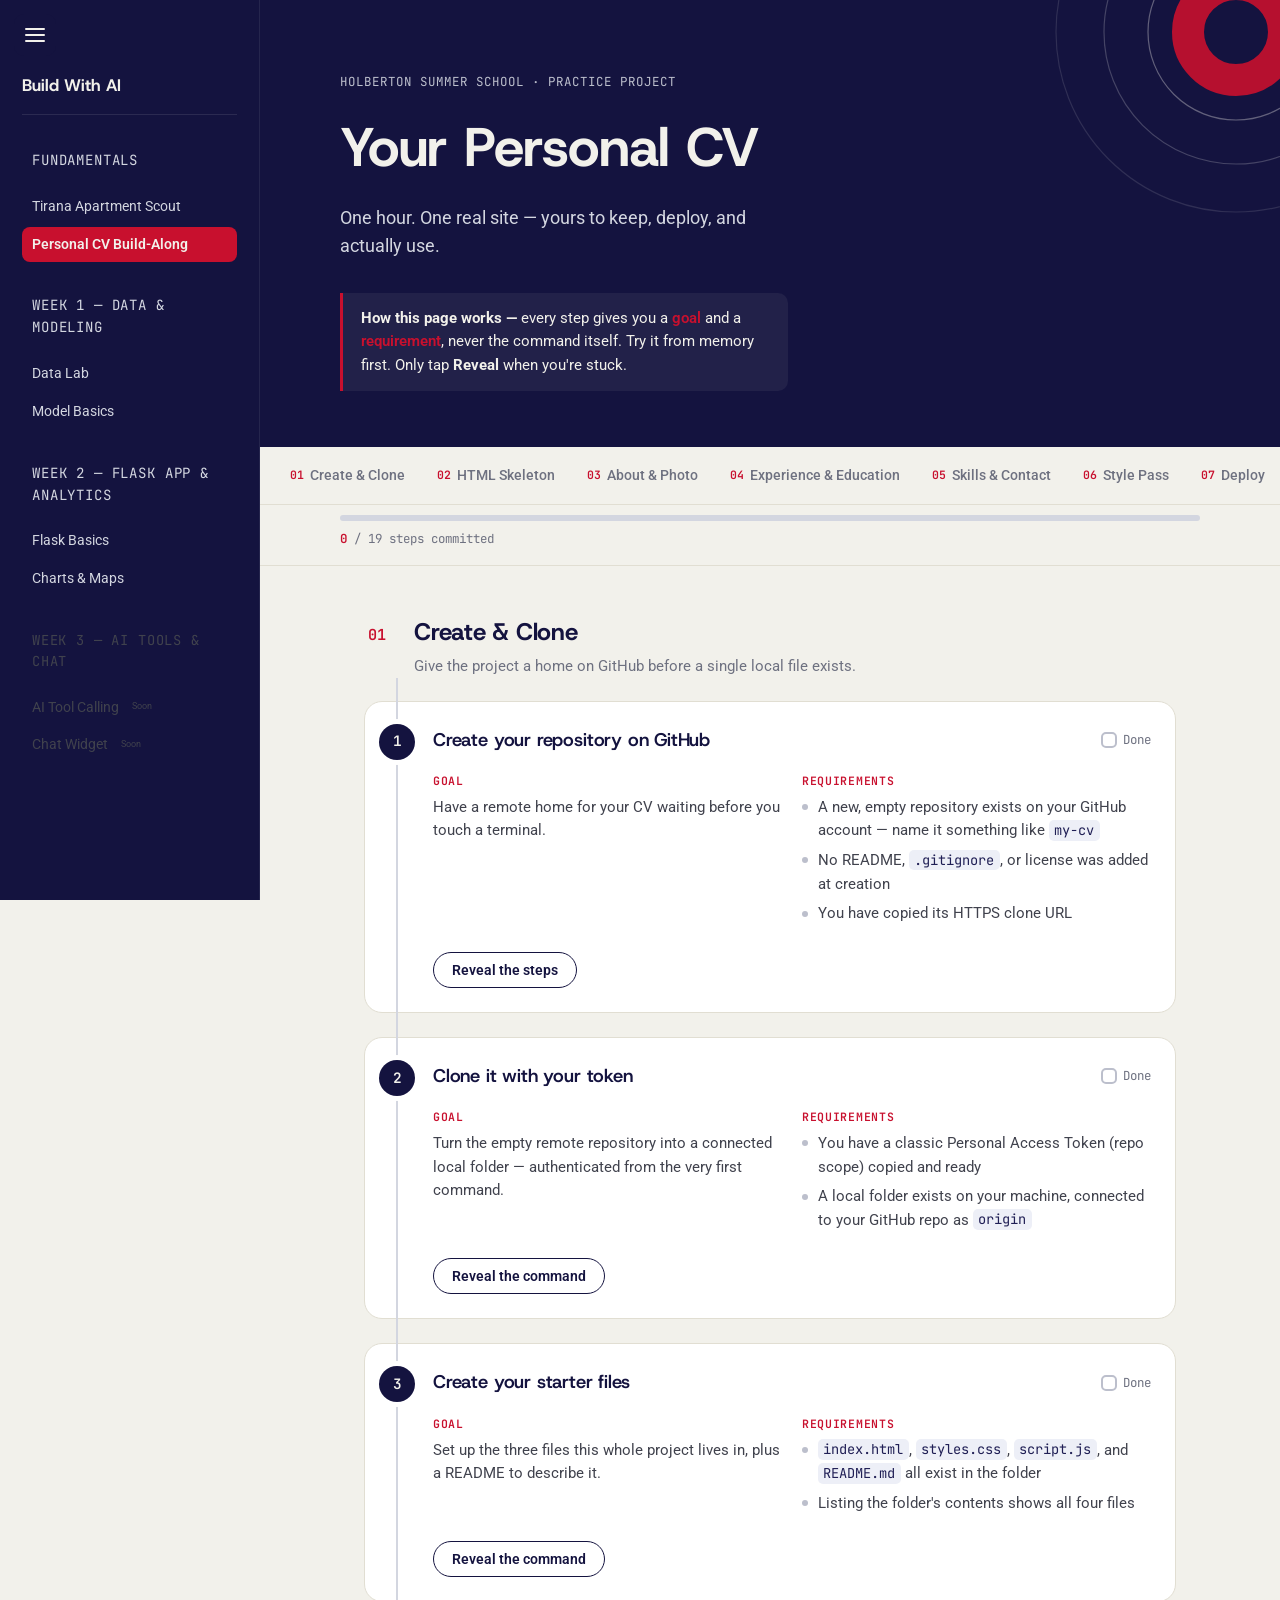
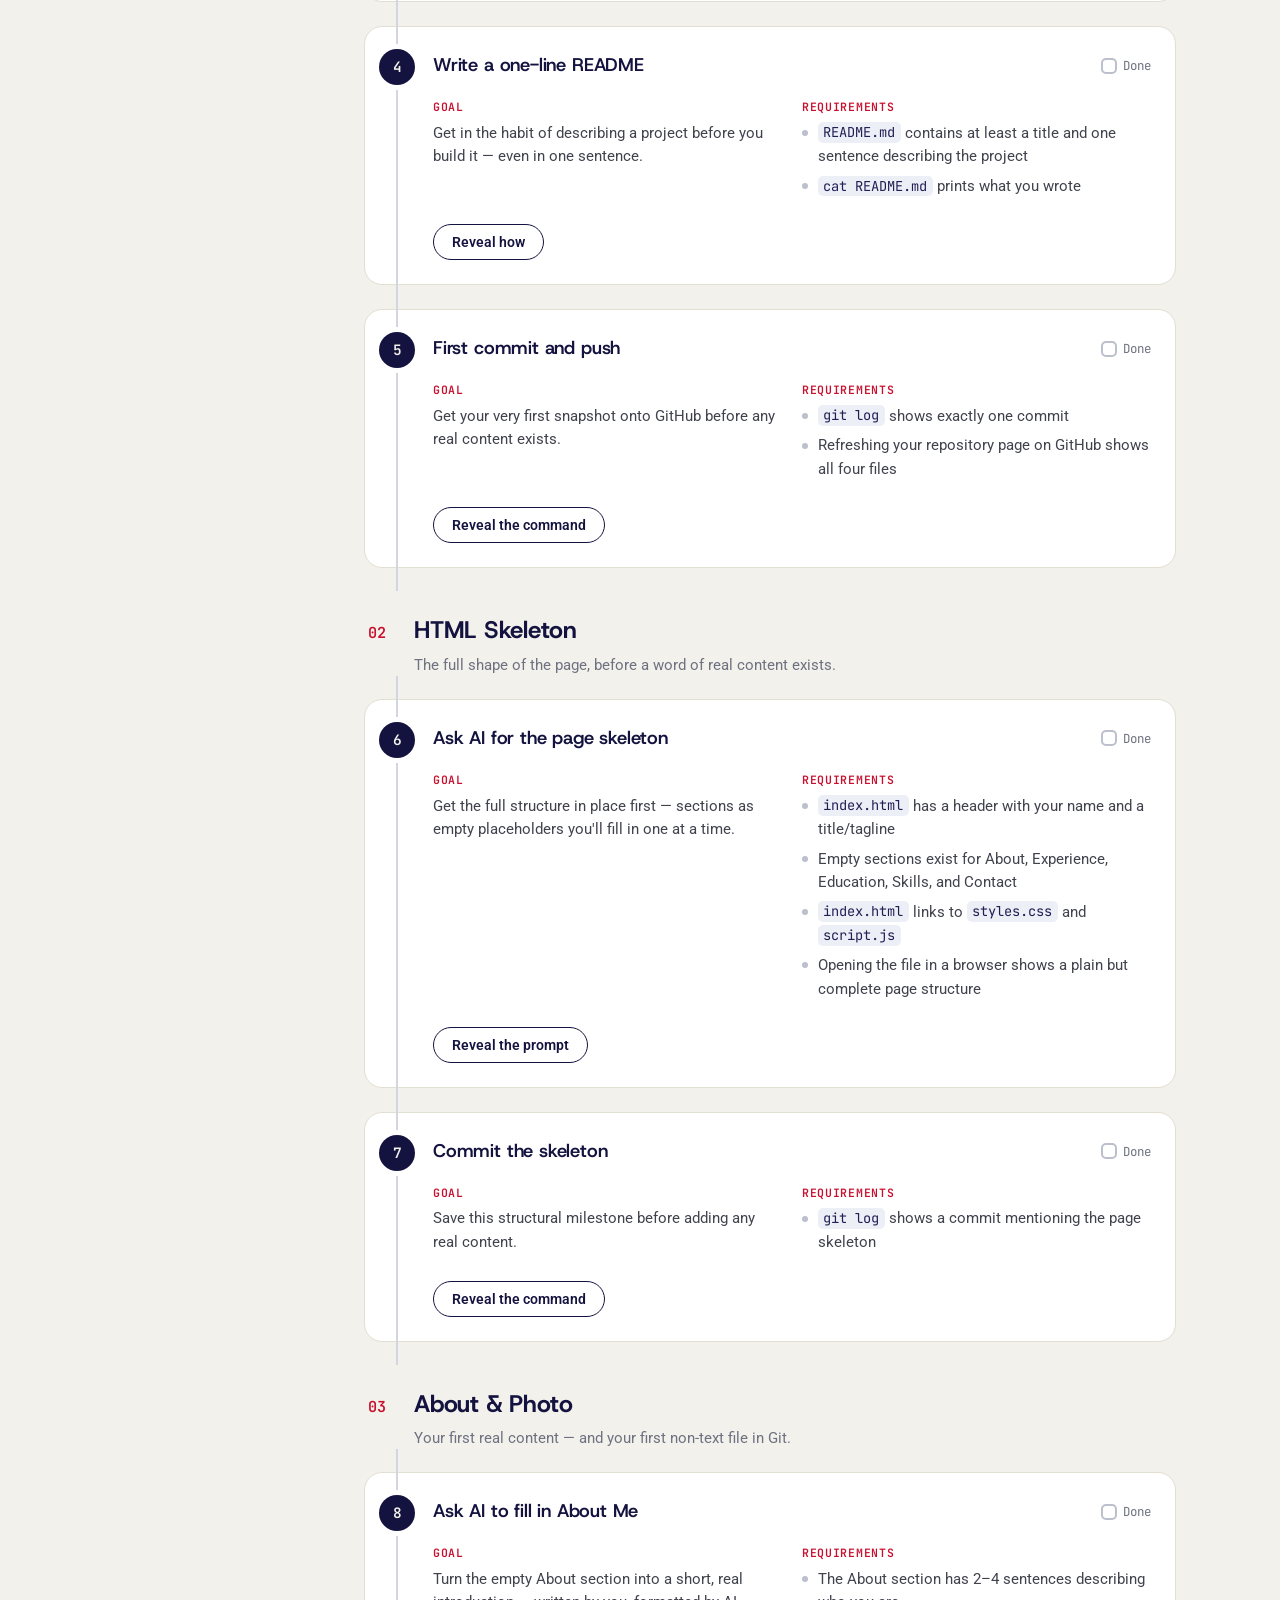
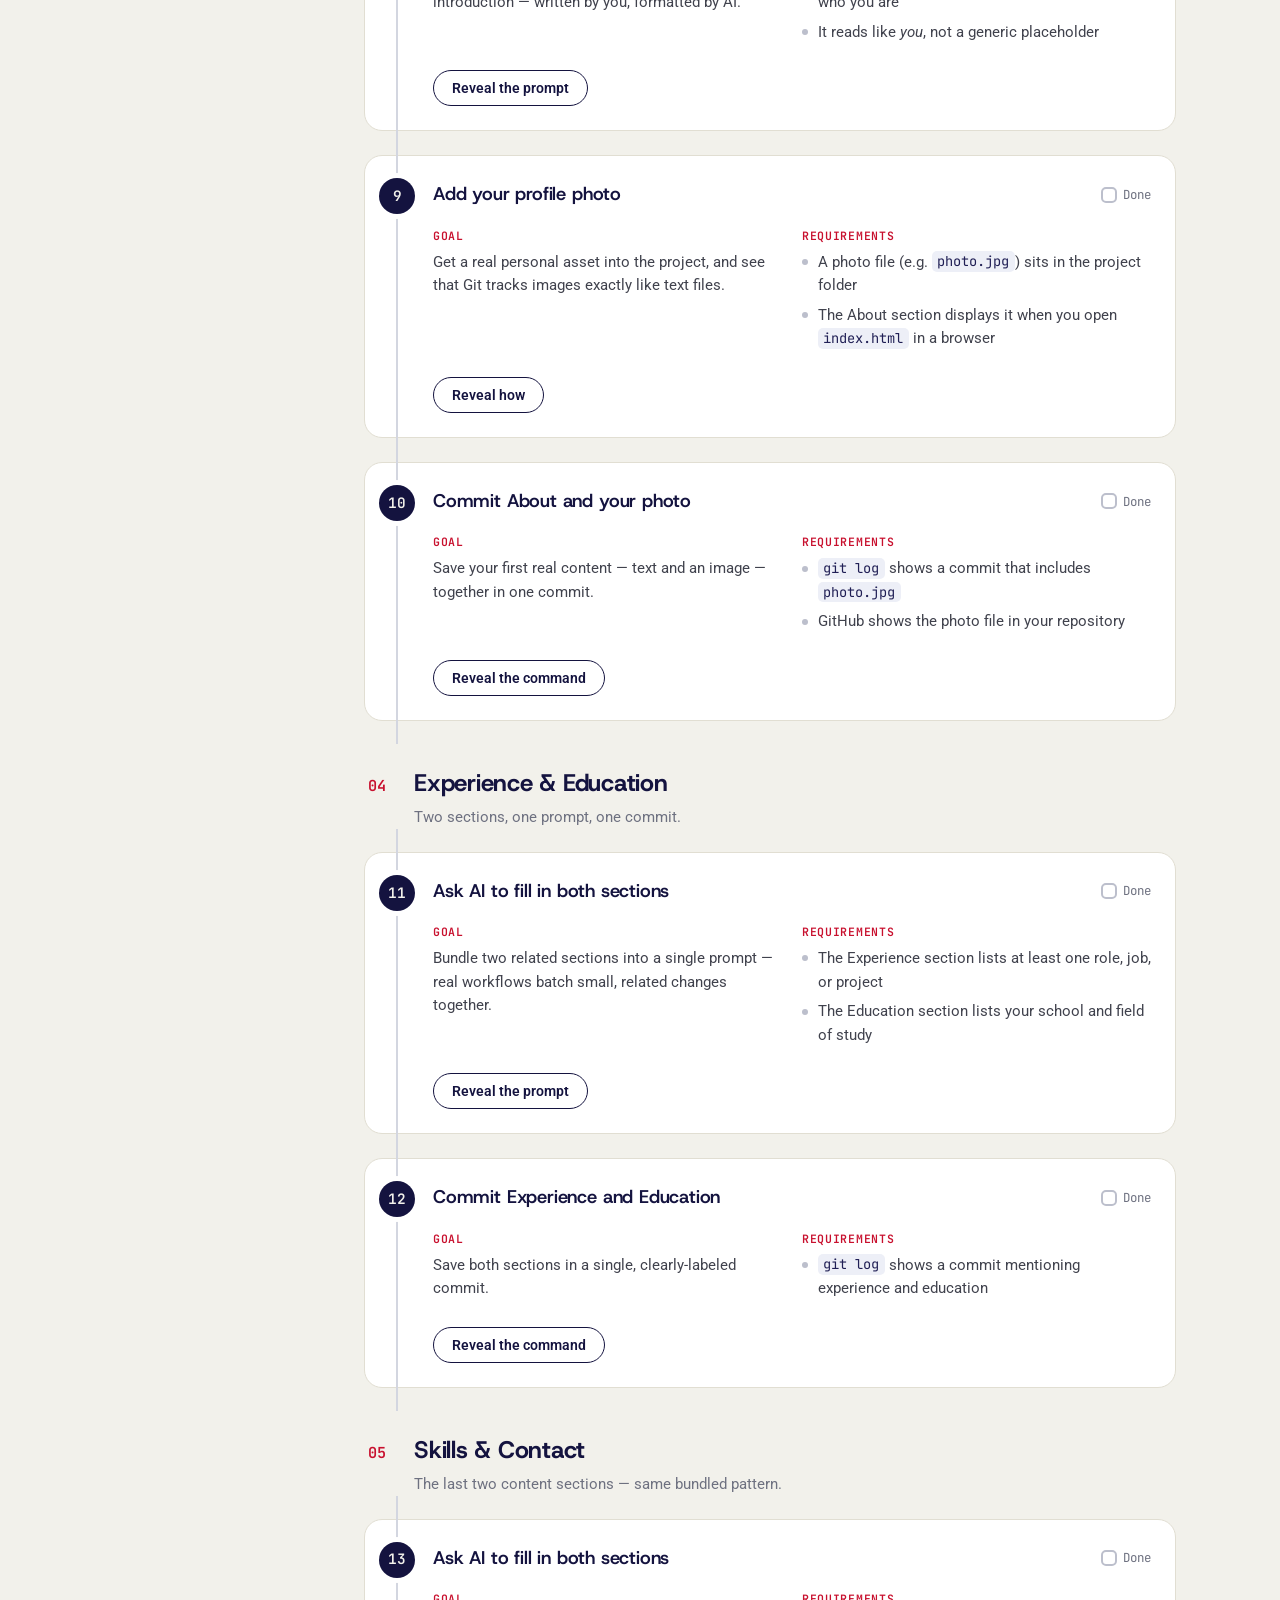
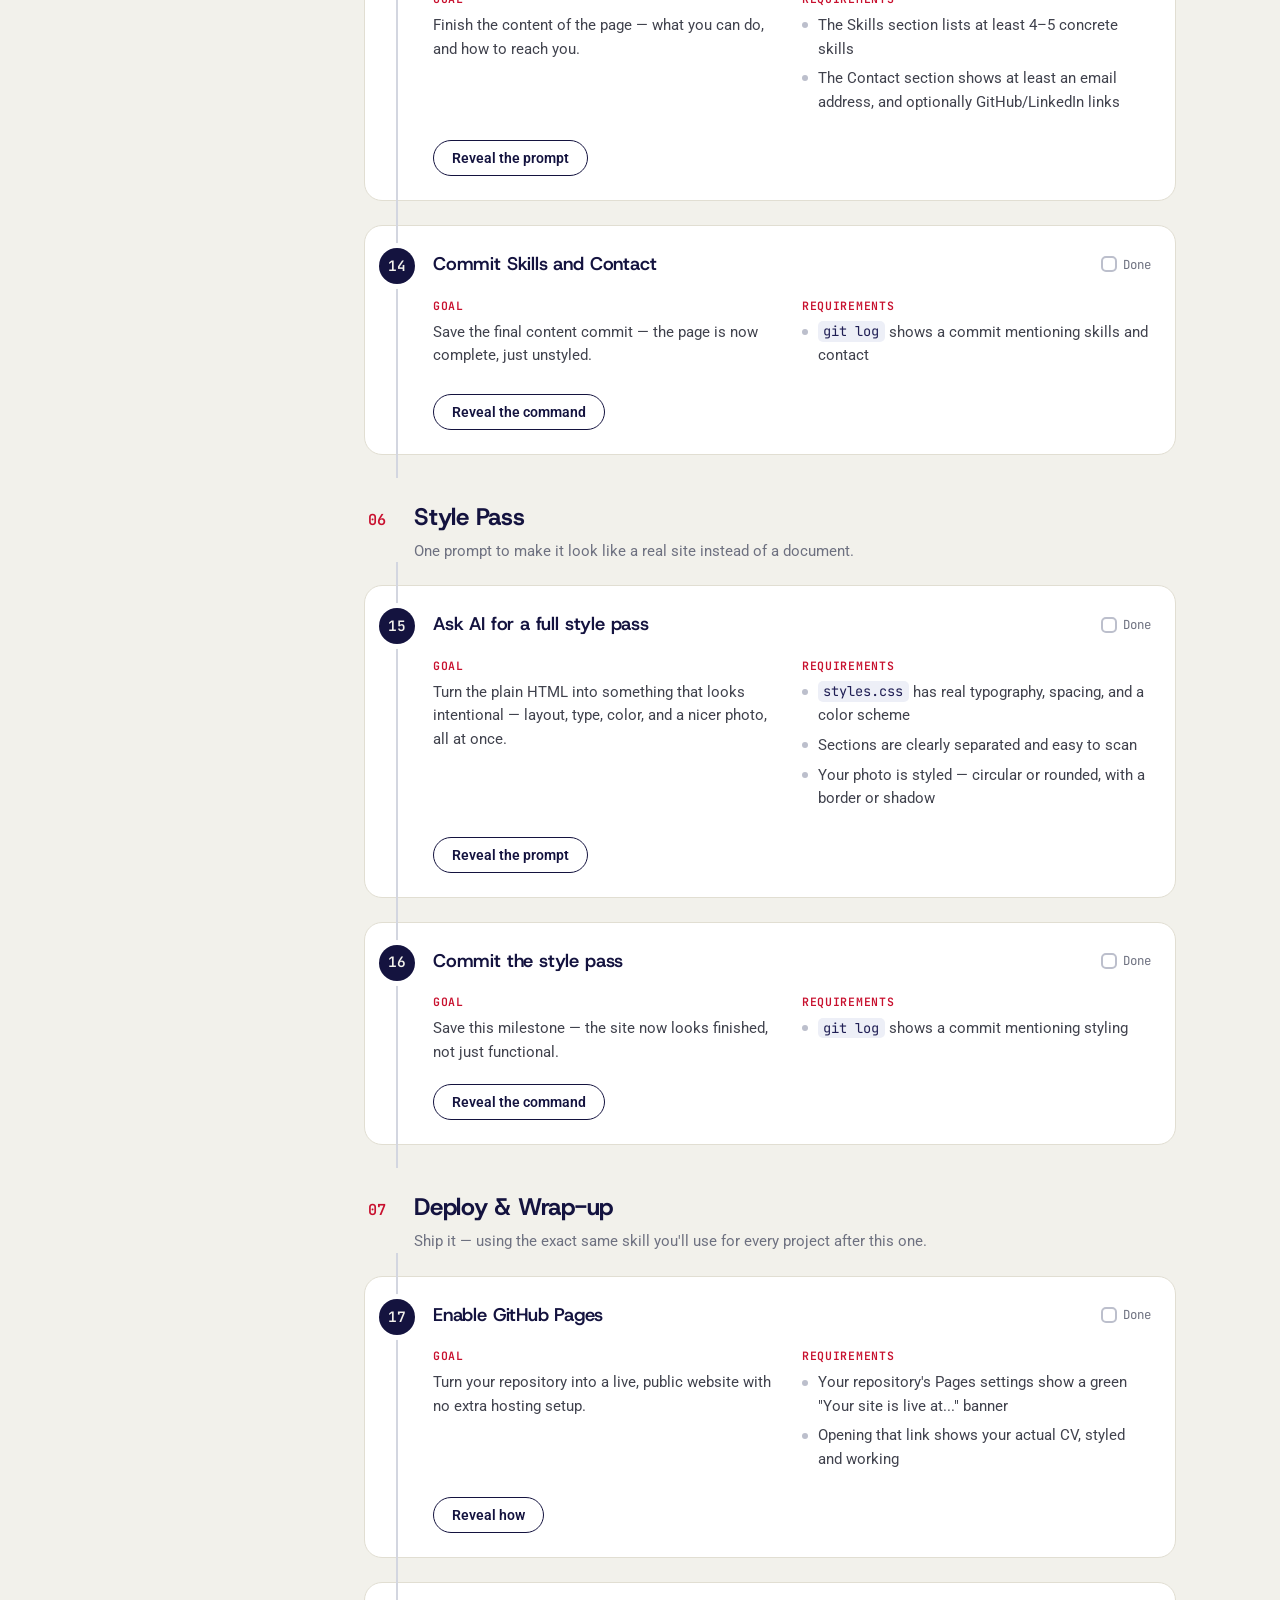
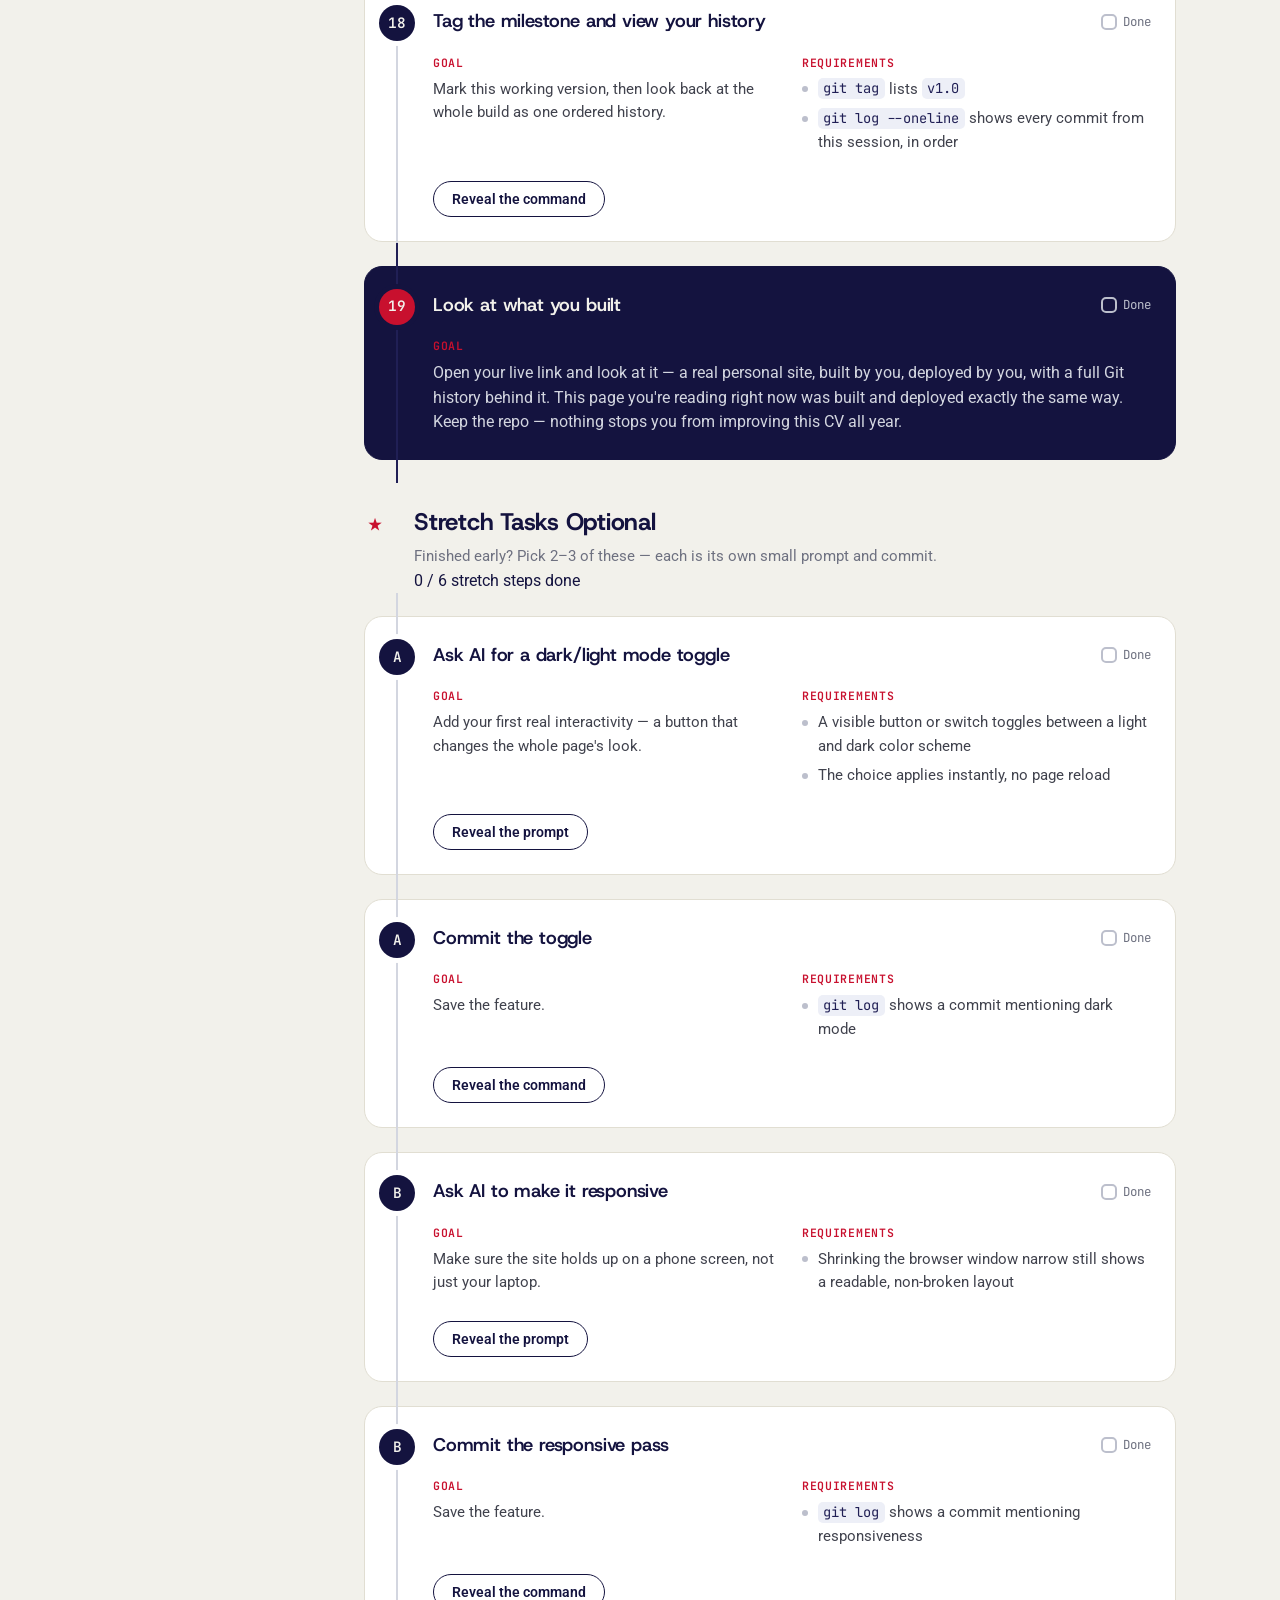
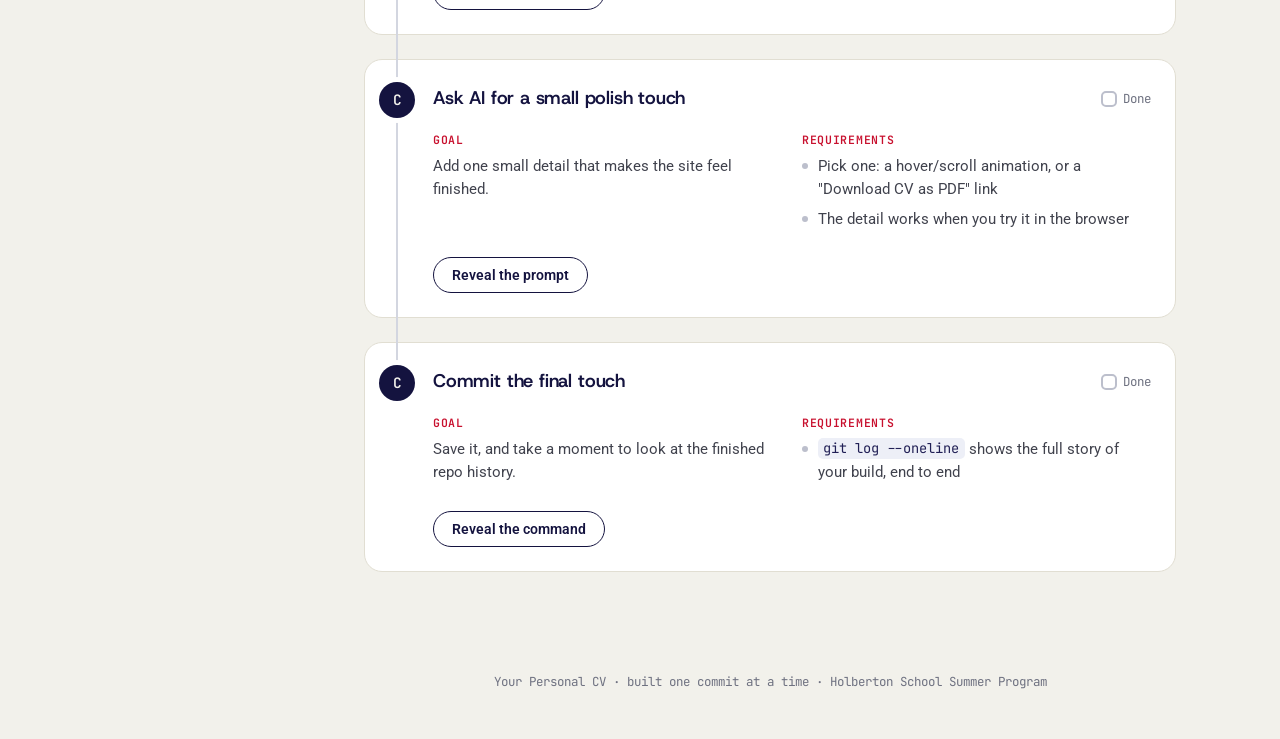
<file: fundamentals/cv-project.html>
<!DOCTYPE html>
<html lang="en">
<head>
<meta charset="UTF-8">
<meta name="viewport" content="width=device-width, initial-scale=1.0">
<title>Your Personal CV — Build Log</title>
<meta name="description" content="A one-hour, terminal-and-Git build-along for a personal CV site — Holberton summer school.">
<link rel="icon" href="data:,">

<link rel="preconnect" href="https://fonts.googleapis.com">
<link rel="preconnect" href="https://fonts.gstatic.com" crossorigin>
<link href="https://fonts.googleapis.com/css2?family=Host+Grotesk:ital,wght@0,300..800;1,300..800&family=Roboto:wght@300;400;500;700&family=JetBrains+Mono:wght@400;500;600&display=swap" rel="stylesheet">

<link rel="stylesheet" href="../assets/styles.css">
</head>
<body data-page="fundamentals/cv-project" data-depth="1">

<header class="hero">
  <svg class="hero-rings" viewBox="0 0 600 600" aria-hidden="true">
    <circle cx="470" cy="140" r="60"></circle>
    <circle cx="470" cy="140" r="110"></circle>
    <circle cx="470" cy="140" r="165"></circle>
    <circle cx="470" cy="140" r="225"></circle>
  </svg>

  <div class="hero-content">
    <p class="eyebrow">Holberton Summer School · Practice Project</p>
    <h1>Your Personal CV</h1>
    <p class="hero-sub">One hour. One real site — yours to keep, deploy, and actually use.</p>

    <div class="hero-note">
      <p><strong>How this page works —</strong> every step gives you a <em>goal</em> and a <em>requirement</em>, never the command itself. Try it from memory first. Only tap <strong>Reveal</strong> when you're stuck.</p>
    </div>
  </div>
</header>

<nav class="phase-nav" aria-label="Phase navigation">
  <a href="#phase-1"><span class="nav-index">01</span>Create &amp; Clone</a>
  <a href="#phase-2"><span class="nav-index">02</span>HTML Skeleton</a>
  <a href="#phase-3"><span class="nav-index">03</span>About &amp; Photo</a>
  <a href="#phase-4"><span class="nav-index">04</span>Experience &amp; Education</a>
  <a href="#phase-5"><span class="nav-index">05</span>Skills &amp; Contact</a>
  <a href="#phase-6"><span class="nav-index">06</span>Style Pass</a>
  <a href="#phase-7"><span class="nav-index">07</span>Deploy</a>
  <a href="#stretch"><span class="nav-index">★</span>Stretch</a>
</nav>

<div class="progress-bar" role="group" aria-label="Session progress">
  <div class="progress-track">
    <div class="progress-fill" id="progress-fill"></div>
  </div>
  <p class="progress-label"><span id="progress-count">0</span> / 19 steps committed</p>
</div>

<main class="build-log">

  <!-- ============ PHASE 1 ============ -->
  <section class="phase" id="phase-1" data-phase="1">
    <div class="phase-heading">
      <span class="phase-index">01</span>
      <div>
        <h2>Create &amp; Clone</h2>
        <p class="phase-intro">Give the project a home on GitHub before a single local file exists.</p>
      </div>
    </div>

    <article class="task-card" id="step-1" data-step="1">
      <div class="task-head">
        <span class="step-dot">1</span>
        <h3>Create your repository on GitHub</h3>
        <label class="done-toggle">
          <input type="checkbox" class="done-checkbox" data-step="1">
          <span>Done</span>
        </label>
      </div>
      <div class="task-body">
        <div class="task-goal">
          <h4>Goal</h4>
          <p>Have a remote home for your CV waiting before you touch a terminal.</p>
        </div>
        <div class="task-reqs">
          <h4>Requirements</h4>
          <ul>
            <li>A new, empty repository exists on your GitHub account — name it something like <code>my-cv</code></li>
            <li>No README, <code>.gitignore</code>, or license was added at creation</li>
            <li>You have copied its HTTPS clone URL</li>
          </ul>
        </div>
      </div>
      <button class="reveal-btn" type="button" aria-expanded="false" aria-controls="reveal-1">Reveal the steps</button>
      <div class="reveal-panel" id="reveal-1" hidden>
        <p class="reveal-label">Do this</p>
        <ol class="reveal-steps">
          <li>Go to <code>github.com/new</code> in your browser</li>
          <li>Name it <code>my-cv</code> (or anything personal — it's your repo)</li>
          <li>Leave every checkbox unchecked — keep it empty</li>
          <li>Click <strong>Create repository</strong>, then copy the HTTPS URL from the green <strong>Code</strong> button</li>
        </ol>
      </div>
    </article>

    <article class="task-card" id="step-2" data-step="2">
      <div class="task-head">
        <span class="step-dot">2</span>
        <h3>Clone it with your token</h3>
        <label class="done-toggle">
          <input type="checkbox" class="done-checkbox" data-step="2">
          <span>Done</span>
        </label>
      </div>
      <div class="task-body">
        <div class="task-goal">
          <h4>Goal</h4>
          <p>Turn the empty remote repository into a connected local folder — authenticated from the very first command.</p>
        </div>
        <div class="task-reqs">
          <h4>Requirements</h4>
          <ul>
            <li>You have a classic Personal Access Token (repo scope) copied and ready</li>
            <li>A local folder exists on your machine, connected to your GitHub repo as <code>origin</code></li>
          </ul>
        </div>
      </div>
      <button class="reveal-btn" type="button" aria-expanded="false" aria-controls="reveal-2">Reveal the command</button>
      <div class="reveal-panel" id="reveal-2" hidden>
        <p class="reveal-label">Swap in your own username, token, and repo name</p>
        <div class="term-window">
          <div class="term-chrome"><span class="dot dot-a"></span><span class="dot dot-b"></span><span class="dot dot-c"></span></div>
          <pre class="term-body"><code>git clone https://&lt;username&gt;:&lt;token&gt;@github.com/&lt;username&gt;/my-cv.git
cd my-cv</code></pre>
        </div>
      </div>
    </article>

    <article class="task-card" id="step-3" data-step="3">
      <div class="task-head">
        <span class="step-dot">3</span>
        <h3>Create your starter files</h3>
        <label class="done-toggle">
          <input type="checkbox" class="done-checkbox" data-step="3">
          <span>Done</span>
        </label>
      </div>
      <div class="task-body">
        <div class="task-goal">
          <h4>Goal</h4>
          <p>Set up the three files this whole project lives in, plus a README to describe it.</p>
        </div>
        <div class="task-reqs">
          <h4>Requirements</h4>
          <ul>
            <li><code>index.html</code>, <code>styles.css</code>, <code>script.js</code>, and <code>README.md</code> all exist in the folder</li>
            <li>Listing the folder's contents shows all four files</li>
          </ul>
        </div>
      </div>
      <button class="reveal-btn" type="button" aria-expanded="false" aria-controls="reveal-3">Reveal the command</button>
      <div class="reveal-panel" id="reveal-3" hidden>
        <div class="term-window">
          <div class="term-chrome"><span class="dot dot-a"></span><span class="dot dot-b"></span><span class="dot dot-c"></span></div>
          <pre class="term-body"><code>touch index.html styles.css script.js README.md
ls -la</code></pre>
        </div>
      </div>
    </article>

    <article class="task-card" id="step-4" data-step="4">
      <div class="task-head">
        <span class="step-dot">4</span>
        <h3>Write a one-line README</h3>
        <label class="done-toggle">
          <input type="checkbox" class="done-checkbox" data-step="4">
          <span>Done</span>
        </label>
      </div>
      <div class="task-body">
        <div class="task-goal">
          <h4>Goal</h4>
          <p>Get in the habit of describing a project before you build it — even in one sentence.</p>
        </div>
        <div class="task-reqs">
          <h4>Requirements</h4>
          <ul>
            <li><code>README.md</code> contains at least a title and one sentence describing the project</li>
            <li><code>cat README.md</code> prints what you wrote</li>
          </ul>
        </div>
      </div>
      <button class="reveal-btn" type="button" aria-expanded="false" aria-controls="reveal-4">Reveal how</button>
      <div class="reveal-panel" id="reveal-4" hidden>
        <ol class="reveal-steps">
          <li>Open <code>README.md</code> in VS Code</li>
          <li>Type something like: <code># My CV</code> on the first line, then <code>A personal CV site, built one commit at a time.</code> on the next</li>
          <li>Save, then confirm with <code>cat README.md</code> in the terminal</li>
        </ol>
      </div>
    </article>

    <article class="task-card" id="step-5" data-step="5">
      <div class="task-head">
        <span class="step-dot">5</span>
        <h3>First commit and push</h3>
        <label class="done-toggle">
          <input type="checkbox" class="done-checkbox" data-step="5">
          <span>Done</span>
        </label>
      </div>
      <div class="task-body">
        <div class="task-goal">
          <h4>Goal</h4>
          <p>Get your very first snapshot onto GitHub before any real content exists.</p>
        </div>
        <div class="task-reqs">
          <h4>Requirements</h4>
          <ul>
            <li><code>git log</code> shows exactly one commit</li>
            <li>Refreshing your repository page on GitHub shows all four files</li>
          </ul>
        </div>
      </div>
      <button class="reveal-btn" type="button" aria-expanded="false" aria-controls="reveal-5">Reveal the command</button>
      <div class="reveal-panel" id="reveal-5" hidden>
        <div class="term-window">
          <div class="term-chrome"><span class="dot dot-a"></span><span class="dot dot-b"></span><span class="dot dot-c"></span></div>
          <pre class="term-body"><code>git add .
git commit -m "initial project structure"
git push origin main</code></pre>
        </div>
      </div>
    </article>
  </section>

  <!-- ============ PHASE 2 ============ -->
  <section class="phase" id="phase-2" data-phase="2">
    <div class="phase-heading">
      <span class="phase-index">02</span>
      <div>
        <h2>HTML Skeleton</h2>
        <p class="phase-intro">The full shape of the page, before a word of real content exists.</p>
      </div>
    </div>

    <article class="task-card" id="step-6" data-step="6">
      <div class="task-head">
        <span class="step-dot">6</span>
        <h3>Ask AI for the page skeleton</h3>
        <label class="done-toggle">
          <input type="checkbox" class="done-checkbox" data-step="6">
          <span>Done</span>
        </label>
      </div>
      <div class="task-body">
        <div class="task-goal">
          <h4>Goal</h4>
          <p>Get the full structure in place first — sections as empty placeholders you'll fill in one at a time.</p>
        </div>
        <div class="task-reqs">
          <h4>Requirements</h4>
          <ul>
            <li><code>index.html</code> has a header with your name and a title/tagline</li>
            <li>Empty sections exist for About, Experience, Education, Skills, and Contact</li>
            <li><code>index.html</code> links to <code>styles.css</code> and <code>script.js</code></li>
            <li>Opening the file in a browser shows a plain but complete page structure</li>
          </ul>
        </div>
      </div>
      <button class="reveal-btn" type="button" aria-expanded="false" aria-controls="reveal-6">Reveal the prompt</button>
      <div class="reveal-panel" id="reveal-6" hidden>
        <div class="prompt-block">
          <p class="prompt-kicker">Say this to your AI assistant</p>
          <p class="prompt-text">"Create a basic index.html for a personal CV site. Include a header with my name and a short tagline, and empty section elements with headings for About, Experience, Education, Skills, and Contact. Link a styles.css and a script.js file. No content in the sections yet — just the structure."</p>
        </div>
      </div>
    </article>

    <article class="task-card" id="step-7" data-step="7">
      <div class="task-head">
        <span class="step-dot">7</span>
        <h3>Commit the skeleton</h3>
        <label class="done-toggle">
          <input type="checkbox" class="done-checkbox" data-step="7">
          <span>Done</span>
        </label>
      </div>
      <div class="task-body">
        <div class="task-goal">
          <h4>Goal</h4>
          <p>Save this structural milestone before adding any real content.</p>
        </div>
        <div class="task-reqs">
          <h4>Requirements</h4>
          <ul>
            <li><code>git log</code> shows a commit mentioning the page skeleton</li>
          </ul>
        </div>
      </div>
      <button class="reveal-btn" type="button" aria-expanded="false" aria-controls="reveal-7">Reveal the command</button>
      <div class="reveal-panel" id="reveal-7" hidden>
        <div class="term-window">
          <div class="term-chrome"><span class="dot dot-a"></span><span class="dot dot-b"></span><span class="dot dot-c"></span></div>
          <pre class="term-body"><code>git add index.html
git commit -m "add page skeleton"
git push</code></pre>
        </div>
      </div>
    </article>
  </section>

  <!-- ============ PHASE 3 ============ -->
  <section class="phase" id="phase-3" data-phase="3">
    <div class="phase-heading">
      <span class="phase-index">03</span>
      <div>
        <h2>About &amp; Photo</h2>
        <p class="phase-intro">Your first real content — and your first non-text file in Git.</p>
      </div>
    </div>

    <article class="task-card" id="step-8" data-step="8">
      <div class="task-head">
        <span class="step-dot">8</span>
        <h3>Ask AI to fill in About Me</h3>
        <label class="done-toggle">
          <input type="checkbox" class="done-checkbox" data-step="8">
          <span>Done</span>
        </label>
      </div>
      <div class="task-body">
        <div class="task-goal">
          <h4>Goal</h4>
          <p>Turn the empty About section into a short, real introduction — written by you, formatted by AI.</p>
        </div>
        <div class="task-reqs">
          <h4>Requirements</h4>
          <ul>
            <li>The About section has 2–4 sentences describing who you are</li>
            <li>It reads like <em>you</em>, not a generic placeholder</li>
          </ul>
        </div>
      </div>
      <button class="reveal-btn" type="button" aria-expanded="false" aria-controls="reveal-8">Reveal the prompt</button>
      <div class="reveal-panel" id="reveal-8" hidden>
        <div class="prompt-block">
          <p class="prompt-kicker">Say this to your AI assistant</p>
          <p class="prompt-text">"In the About section of my index.html, add a short paragraph introducing me: [tell it 2–3 real facts about yourself — what you're studying, what you're curious about, one thing you enjoy]. Keep the tone simple and human, not corporate."</p>
        </div>
      </div>
    </article>

    <article class="task-card" id="step-9" data-step="9">
      <div class="task-head">
        <span class="step-dot">9</span>
        <h3>Add your profile photo</h3>
        <label class="done-toggle">
          <input type="checkbox" class="done-checkbox" data-step="9">
          <span>Done</span>
        </label>
      </div>
      <div class="task-body">
        <div class="task-goal">
          <h4>Goal</h4>
          <p>Get a real personal asset into the project, and see that Git tracks images exactly like text files.</p>
        </div>
        <div class="task-reqs">
          <h4>Requirements</h4>
          <ul>
            <li>A photo file (e.g. <code>photo.jpg</code>) sits in the project folder</li>
            <li>The About section displays it when you open <code>index.html</code> in a browser</li>
          </ul>
        </div>
      </div>
      <button class="reveal-btn" type="button" aria-expanded="false" aria-controls="reveal-9">Reveal how</button>
      <div class="reveal-panel" id="reveal-9" hidden>
        <ol class="reveal-steps">
          <li>Save or drag a photo of yourself into the project folder, named <code>photo.jpg</code></li>
        </ol>
        <div class="prompt-block">
          <p class="prompt-kicker">Then say this to your AI assistant</p>
          <p class="prompt-text">"Add an img tag in the About section that displays photo.jpg, sized and styled like a small profile picture."</p>
        </div>
      </div>
    </article>

    <article class="task-card" id="step-10" data-step="10">
      <div class="task-head">
        <span class="step-dot">10</span>
        <h3>Commit About and your photo</h3>
        <label class="done-toggle">
          <input type="checkbox" class="done-checkbox" data-step="10">
          <span>Done</span>
        </label>
      </div>
      <div class="task-body">
        <div class="task-goal">
          <h4>Goal</h4>
          <p>Save your first real content — text and an image — together in one commit.</p>
        </div>
        <div class="task-reqs">
          <h4>Requirements</h4>
          <ul>
            <li><code>git log</code> shows a commit that includes <code>photo.jpg</code></li>
            <li>GitHub shows the photo file in your repository</li>
          </ul>
        </div>
      </div>
      <button class="reveal-btn" type="button" aria-expanded="false" aria-controls="reveal-10">Reveal the command</button>
      <div class="reveal-panel" id="reveal-10" hidden>
        <div class="term-window">
          <div class="term-chrome"><span class="dot dot-a"></span><span class="dot dot-b"></span><span class="dot dot-c"></span></div>
          <pre class="term-body"><code>git add .
git commit -m "add about section and profile photo"
git push</code></pre>
        </div>
      </div>
    </article>
  </section>

  <!-- ============ PHASE 4 ============ -->
  <section class="phase" id="phase-4" data-phase="4">
    <div class="phase-heading">
      <span class="phase-index">04</span>
      <div>
        <h2>Experience &amp; Education</h2>
        <p class="phase-intro">Two sections, one prompt, one commit.</p>
      </div>
    </div>

    <article class="task-card" id="step-11" data-step="11">
      <div class="task-head">
        <span class="step-dot">11</span>
        <h3>Ask AI to fill in both sections</h3>
        <label class="done-toggle">
          <input type="checkbox" class="done-checkbox" data-step="11">
          <span>Done</span>
        </label>
      </div>
      <div class="task-body">
        <div class="task-goal">
          <h4>Goal</h4>
          <p>Bundle two related sections into a single prompt — real workflows batch small, related changes together.</p>
        </div>
        <div class="task-reqs">
          <h4>Requirements</h4>
          <ul>
            <li>The Experience section lists at least one role, job, or project</li>
            <li>The Education section lists your school and field of study</li>
          </ul>
        </div>
      </div>
      <button class="reveal-btn" type="button" aria-expanded="false" aria-controls="reveal-11">Reveal the prompt</button>
      <div class="reveal-panel" id="reveal-11" hidden>
        <div class="prompt-block">
          <p class="prompt-kicker">Say this to your AI assistant</p>
          <p class="prompt-text">"Fill in the Experience section with [describe a job, internship, or project — even a small one] and the Education section with [your school and what you're studying]. Use short, readable list items, not paragraphs."</p>
        </div>
      </div>
    </article>

    <article class="task-card" id="step-12" data-step="12">
      <div class="task-head">
        <span class="step-dot">12</span>
        <h3>Commit Experience and Education</h3>
        <label class="done-toggle">
          <input type="checkbox" class="done-checkbox" data-step="12">
          <span>Done</span>
        </label>
      </div>
      <div class="task-body">
        <div class="task-goal">
          <h4>Goal</h4>
          <p>Save both sections in a single, clearly-labeled commit.</p>
        </div>
        <div class="task-reqs">
          <h4>Requirements</h4>
          <ul>
            <li><code>git log</code> shows a commit mentioning experience and education</li>
          </ul>
        </div>
      </div>
      <button class="reveal-btn" type="button" aria-expanded="false" aria-controls="reveal-12">Reveal the command</button>
      <div class="reveal-panel" id="reveal-12" hidden>
        <div class="term-window">
          <div class="term-chrome"><span class="dot dot-a"></span><span class="dot dot-b"></span><span class="dot dot-c"></span></div>
          <pre class="term-body"><code>git add index.html
git commit -m "add experience and education sections"
git push</code></pre>
        </div>
      </div>
    </article>
  </section>

  <!-- ============ PHASE 5 ============ -->
  <section class="phase" id="phase-5" data-phase="5">
    <div class="phase-heading">
      <span class="phase-index">05</span>
      <div>
        <h2>Skills &amp; Contact</h2>
        <p class="phase-intro">The last two content sections — same bundled pattern.</p>
      </div>
    </div>

    <article class="task-card" id="step-13" data-step="13">
      <div class="task-head">
        <span class="step-dot">13</span>
        <h3>Ask AI to fill in both sections</h3>
        <label class="done-toggle">
          <input type="checkbox" class="done-checkbox" data-step="13">
          <span>Done</span>
        </label>
      </div>
      <div class="task-body">
        <div class="task-goal">
          <h4>Goal</h4>
          <p>Finish the content of the page — what you can do, and how to reach you.</p>
        </div>
        <div class="task-reqs">
          <h4>Requirements</h4>
          <ul>
            <li>The Skills section lists at least 4–5 concrete skills</li>
            <li>The Contact section shows at least an email address, and optionally GitHub/LinkedIn links</li>
          </ul>
        </div>
      </div>
      <button class="reveal-btn" type="button" aria-expanded="false" aria-controls="reveal-13">Reveal the prompt</button>
      <div class="reveal-panel" id="reveal-13" hidden>
        <div class="prompt-block">
          <p class="prompt-kicker">Say this to your AI assistant</p>
          <p class="prompt-text">"Fill in the Skills section with a list of [your real skills — languages, tools, soft skills]. Fill in the Contact section with my email [your email] and links to my GitHub and LinkedIn if I have them."</p>
        </div>
      </div>
    </article>

    <article class="task-card" id="step-14" data-step="14">
      <div class="task-head">
        <span class="step-dot">14</span>
        <h3>Commit Skills and Contact</h3>
        <label class="done-toggle">
          <input type="checkbox" class="done-checkbox" data-step="14">
          <span>Done</span>
        </label>
      </div>
      <div class="task-body">
        <div class="task-goal">
          <h4>Goal</h4>
          <p>Save the final content commit — the page is now complete, just unstyled.</p>
        </div>
        <div class="task-reqs">
          <h4>Requirements</h4>
          <ul>
            <li><code>git log</code> shows a commit mentioning skills and contact</li>
          </ul>
        </div>
      </div>
      <button class="reveal-btn" type="button" aria-expanded="false" aria-controls="reveal-14">Reveal the command</button>
      <div class="reveal-panel" id="reveal-14" hidden>
        <div class="term-window">
          <div class="term-chrome"><span class="dot dot-a"></span><span class="dot dot-b"></span><span class="dot dot-c"></span></div>
          <pre class="term-body"><code>git add index.html
git commit -m "add skills and contact sections"
git push</code></pre>
        </div>
      </div>
    </article>
  </section>

  <!-- ============ PHASE 6 ============ -->
  <section class="phase" id="phase-6" data-phase="6">
    <div class="phase-heading">
      <span class="phase-index">06</span>
      <div>
        <h2>Style Pass</h2>
        <p class="phase-intro">One prompt to make it look like a real site instead of a document.</p>
      </div>
    </div>

    <article class="task-card" id="step-15" data-step="15">
      <div class="task-head">
        <span class="step-dot">15</span>
        <h3>Ask AI for a full style pass</h3>
        <label class="done-toggle">
          <input type="checkbox" class="done-checkbox" data-step="15">
          <span>Done</span>
        </label>
      </div>
      <div class="task-body">
        <div class="task-goal">
          <h4>Goal</h4>
          <p>Turn the plain HTML into something that looks intentional — layout, type, color, and a nicer photo, all at once.</p>
        </div>
        <div class="task-reqs">
          <h4>Requirements</h4>
          <ul>
            <li><code>styles.css</code> has real typography, spacing, and a color scheme</li>
            <li>Sections are clearly separated and easy to scan</li>
            <li>Your photo is styled — circular or rounded, with a border or shadow</li>
          </ul>
        </div>
      </div>
      <button class="reveal-btn" type="button" aria-expanded="false" aria-controls="reveal-15">Reveal the prompt</button>
      <div class="reveal-panel" id="reveal-15" hidden>
        <div class="prompt-block">
          <p class="prompt-kicker">Say this to your AI assistant</p>
          <p class="prompt-text">"Write a full styles.css for my CV site. Give it a simple reset, nice readable typography, comfortable spacing between sections, and a cohesive color scheme — pick 2–3 colors that work well together. Style the profile photo to be circular with a subtle border or shadow. Keep it clean, not flashy."</p>
        </div>
      </div>
    </article>

    <article class="task-card" id="step-16" data-step="16">
      <div class="task-head">
        <span class="step-dot">16</span>
        <h3>Commit the style pass</h3>
        <label class="done-toggle">
          <input type="checkbox" class="done-checkbox" data-step="16">
          <span>Done</span>
        </label>
      </div>
      <div class="task-body">
        <div class="task-goal">
          <h4>Goal</h4>
          <p>Save this milestone — the site now looks finished, not just functional.</p>
        </div>
        <div class="task-reqs">
          <h4>Requirements</h4>
          <ul>
            <li><code>git log</code> shows a commit mentioning styling</li>
          </ul>
        </div>
      </div>
      <button class="reveal-btn" type="button" aria-expanded="false" aria-controls="reveal-16">Reveal the command</button>
      <div class="reveal-panel" id="reveal-16" hidden>
        <div class="term-window">
          <div class="term-chrome"><span class="dot dot-a"></span><span class="dot dot-b"></span><span class="dot dot-c"></span></div>
          <pre class="term-body"><code>git add styles.css
git commit -m "style the CV: layout, type, color, photo"
git push</code></pre>
        </div>
      </div>
    </article>
  </section>

  <!-- ============ PHASE 7 ============ -->
  <section class="phase" id="phase-7" data-phase="7">
    <div class="phase-heading">
      <span class="phase-index">07</span>
      <div>
        <h2>Deploy &amp; Wrap-up</h2>
        <p class="phase-intro">Ship it — using the exact same skill you'll use for every project after this one.</p>
      </div>
    </div>

    <article class="task-card" id="step-17" data-step="17">
      <div class="task-head">
        <span class="step-dot">17</span>
        <h3>Enable GitHub Pages</h3>
        <label class="done-toggle">
          <input type="checkbox" class="done-checkbox" data-step="17">
          <span>Done</span>
        </label>
      </div>
      <div class="task-body">
        <div class="task-goal">
          <h4>Goal</h4>
          <p>Turn your repository into a live, public website with no extra hosting setup.</p>
        </div>
        <div class="task-reqs">
          <h4>Requirements</h4>
          <ul>
            <li>Your repository's Pages settings show a green "Your site is live at..." banner</li>
            <li>Opening that link shows your actual CV, styled and working</li>
          </ul>
        </div>
      </div>
      <button class="reveal-btn" type="button" aria-expanded="false" aria-controls="reveal-17">Reveal how</button>
      <div class="reveal-panel" id="reveal-17" hidden>
        <ol class="reveal-steps">
          <li>On GitHub, open your repository's <strong>Settings</strong> tab</li>
          <li>Go to <strong>Pages</strong> in the left sidebar</li>
          <li>Under "Build and deployment," choose <strong>Deploy from a branch</strong></li>
          <li>Set branch to <code>main</code> and folder to <code>/ (root)</code>, then Save</li>
          <li>Wait about a minute, then refresh the page for your live link</li>
        </ol>
      </div>
    </article>

    <article class="task-card" id="step-18" data-step="18">
      <div class="task-head">
        <span class="step-dot">18</span>
        <h3>Tag the milestone and view your history</h3>
        <label class="done-toggle">
          <input type="checkbox" class="done-checkbox" data-step="18">
          <span>Done</span>
        </label>
      </div>
      <div class="task-body">
        <div class="task-goal">
          <h4>Goal</h4>
          <p>Mark this working version, then look back at the whole build as one ordered history.</p>
        </div>
        <div class="task-reqs">
          <h4>Requirements</h4>
          <ul>
            <li><code>git tag</code> lists <code>v1.0</code></li>
            <li><code>git log --oneline</code> shows every commit from this session, in order</li>
          </ul>
        </div>
      </div>
      <button class="reveal-btn" type="button" aria-expanded="false" aria-controls="reveal-18">Reveal the command</button>
      <div class="reveal-panel" id="reveal-18" hidden>
        <div class="term-window">
          <div class="term-chrome"><span class="dot dot-a"></span><span class="dot dot-b"></span><span class="dot dot-c"></span></div>
          <pre class="term-body"><code>git tag v1.0
git push --tags
git log --oneline</code></pre>
        </div>
      </div>
    </article>

    <article class="task-card closing-card" id="step-19" data-step="19">
      <div class="task-head">
        <span class="step-dot">19</span>
        <h3>Look at what you built</h3>
        <label class="done-toggle">
          <input type="checkbox" class="done-checkbox" data-step="19">
          <span>Done</span>
        </label>
      </div>
      <div class="task-body single">
        <div class="task-goal">
          <h4>Goal</h4>
          <p>Open your live link and look at it — a real personal site, built by you, deployed by you, with a full Git history behind it. This page you're reading right now was built and deployed exactly the same way. Keep the repo — nothing stops you from improving this CV all year.</p>
        </div>
      </div>
    </article>
  </section>

  <!-- ============ STRETCH ============ -->
  <section class="phase stretch-section" id="stretch" data-phase="stretch">
    <div class="phase-heading stretch-heading">
      <span class="phase-index">★</span>
      <div>
        <h2>Stretch Tasks <span class="optional-badge">Optional</span></h2>
        <p class="phase-intro">Finished early? Pick 2–3 of these — each is its own small prompt and commit.</p>
        <p class="stretch-progress"><span id="stretch-count">0</span> / 6 stretch steps done</p>
      </div>
    </div>

    <article class="task-card stretch-card" id="step-20" data-step="20">
      <div class="task-head">
        <span class="step-dot">A</span>
        <h3>Ask AI for a dark/light mode toggle</h3>
        <label class="done-toggle">
          <input type="checkbox" class="done-checkbox" data-step="20">
          <span>Done</span>
        </label>
      </div>
      <div class="task-body">
        <div class="task-goal">
          <h4>Goal</h4>
          <p>Add your first real interactivity — a button that changes the whole page's look.</p>
        </div>
        <div class="task-reqs">
          <h4>Requirements</h4>
          <ul>
            <li>A visible button or switch toggles between a light and dark color scheme</li>
            <li>The choice applies instantly, no page reload</li>
          </ul>
        </div>
      </div>
      <button class="reveal-btn" type="button" aria-expanded="false" aria-controls="reveal-20">Reveal the prompt</button>
      <div class="reveal-panel" id="reveal-20" hidden>
        <div class="prompt-block">
          <p class="prompt-kicker">Say this to your AI assistant</p>
          <p class="prompt-text">"Add a dark/light mode toggle button to my CV site. Use CSS variables for the colors and JavaScript to switch a class on the body when the button is clicked."</p>
        </div>
      </div>
    </article>

    <article class="task-card stretch-card" id="step-21" data-step="21">
      <div class="task-head">
        <span class="step-dot">A</span>
        <h3>Commit the toggle</h3>
        <label class="done-toggle">
          <input type="checkbox" class="done-checkbox" data-step="21">
          <span>Done</span>
        </label>
      </div>
      <div class="task-body">
        <div class="task-goal">
          <h4>Goal</h4>
          <p>Save the feature.</p>
        </div>
        <div class="task-reqs">
          <h4>Requirements</h4>
          <ul>
            <li><code>git log</code> shows a commit mentioning dark mode</li>
          </ul>
        </div>
      </div>
      <button class="reveal-btn" type="button" aria-expanded="false" aria-controls="reveal-21">Reveal the command</button>
      <div class="reveal-panel" id="reveal-21" hidden>
        <div class="term-window">
          <div class="term-chrome"><span class="dot dot-a"></span><span class="dot dot-b"></span><span class="dot dot-c"></span></div>
          <pre class="term-body"><code>git add .
git commit -m "add dark/light mode toggle"
git push</code></pre>
        </div>
      </div>
    </article>

    <article class="task-card stretch-card" id="step-22" data-step="22">
      <div class="task-head">
        <span class="step-dot">B</span>
        <h3>Ask AI to make it responsive</h3>
        <label class="done-toggle">
          <input type="checkbox" class="done-checkbox" data-step="22">
          <span>Done</span>
        </label>
      </div>
      <div class="task-body">
        <div class="task-goal">
          <h4>Goal</h4>
          <p>Make sure the site holds up on a phone screen, not just your laptop.</p>
        </div>
        <div class="task-reqs">
          <h4>Requirements</h4>
          <ul>
            <li>Shrinking the browser window narrow still shows a readable, non-broken layout</li>
          </ul>
        </div>
      </div>
      <button class="reveal-btn" type="button" aria-expanded="false" aria-controls="reveal-22">Reveal the prompt</button>
      <div class="reveal-panel" id="reveal-22" hidden>
        <div class="prompt-block">
          <p class="prompt-kicker">Say this to your AI assistant</p>
          <p class="prompt-text">"Add a media query to my styles.css so the CV layout adapts cleanly to narrow, mobile-width screens."</p>
        </div>
      </div>
    </article>

    <article class="task-card stretch-card" id="step-23" data-step="23">
      <div class="task-head">
        <span class="step-dot">B</span>
        <h3>Commit the responsive pass</h3>
        <label class="done-toggle">
          <input type="checkbox" class="done-checkbox" data-step="23">
          <span>Done</span>
        </label>
      </div>
      <div class="task-body">
        <div class="task-goal">
          <h4>Goal</h4>
          <p>Save the feature.</p>
        </div>
        <div class="task-reqs">
          <h4>Requirements</h4>
          <ul>
            <li><code>git log</code> shows a commit mentioning responsiveness</li>
          </ul>
        </div>
      </div>
      <button class="reveal-btn" type="button" aria-expanded="false" aria-controls="reveal-23">Reveal the command</button>
      <div class="reveal-panel" id="reveal-23" hidden>
        <div class="term-window">
          <div class="term-chrome"><span class="dot dot-a"></span><span class="dot dot-b"></span><span class="dot dot-c"></span></div>
          <pre class="term-body"><code>git add styles.css
git commit -m "make layout responsive"
git push</code></pre>
        </div>
      </div>
    </article>

    <article class="task-card stretch-card" id="step-24" data-step="24">
      <div class="task-head">
        <span class="step-dot">C</span>
        <h3>Ask AI for a small polish touch</h3>
        <label class="done-toggle">
          <input type="checkbox" class="done-checkbox" data-step="24">
          <span>Done</span>
        </label>
      </div>
      <div class="task-body">
        <div class="task-goal">
          <h4>Goal</h4>
          <p>Add one small detail that makes the site feel finished.</p>
        </div>
        <div class="task-reqs">
          <h4>Requirements</h4>
          <ul>
            <li>Pick one: a hover/scroll animation, or a "Download CV as PDF" link</li>
            <li>The detail works when you try it in the browser</li>
          </ul>
        </div>
      </div>
      <button class="reveal-btn" type="button" aria-expanded="false" aria-controls="reveal-24">Reveal the prompt</button>
      <div class="reveal-panel" id="reveal-24" hidden>
        <div class="prompt-block">
          <p class="prompt-kicker">Say this to your AI assistant</p>
          <p class="prompt-text">"Add a subtle hover effect on my navigation links, and a small fade-in animation as each section scrolls into view." — or — "Add a 'Download as PDF' link that opens the browser's print dialog so I can save this page as a PDF."</p>
        </div>
      </div>
    </article>

    <article class="task-card stretch-card" id="step-25" data-step="25">
      <div class="task-head">
        <span class="step-dot">C</span>
        <h3>Commit the final touch</h3>
        <label class="done-toggle">
          <input type="checkbox" class="done-checkbox" data-step="25">
          <span>Done</span>
        </label>
      </div>
      <div class="task-body">
        <div class="task-goal">
          <h4>Goal</h4>
          <p>Save it, and take a moment to look at the finished repo history.</p>
        </div>
        <div class="task-reqs">
          <h4>Requirements</h4>
          <ul>
            <li><code>git log --oneline</code> shows the full story of your build, end to end</li>
          </ul>
        </div>
      </div>
      <button class="reveal-btn" type="button" aria-expanded="false" aria-controls="reveal-25">Reveal the command</button>
      <div class="reveal-panel" id="reveal-25" hidden>
        <div class="term-window">
          <div class="term-chrome"><span class="dot dot-a"></span><span class="dot dot-b"></span><span class="dot dot-c"></span></div>
          <pre class="term-body"><code>git add .
git commit -m "final polish"
git push</code></pre>
        </div>
      </div>
    </article>
  </section>

</main>

<footer class="closing-footer">
  <p>Your Personal CV · built one commit at a time · Holberton School Summer Program</p>
</footer>

<script src="../assets/sitemap.js" defer></script>
<script src="../assets/script.js" defer></script>
</body>
</html>
</file>
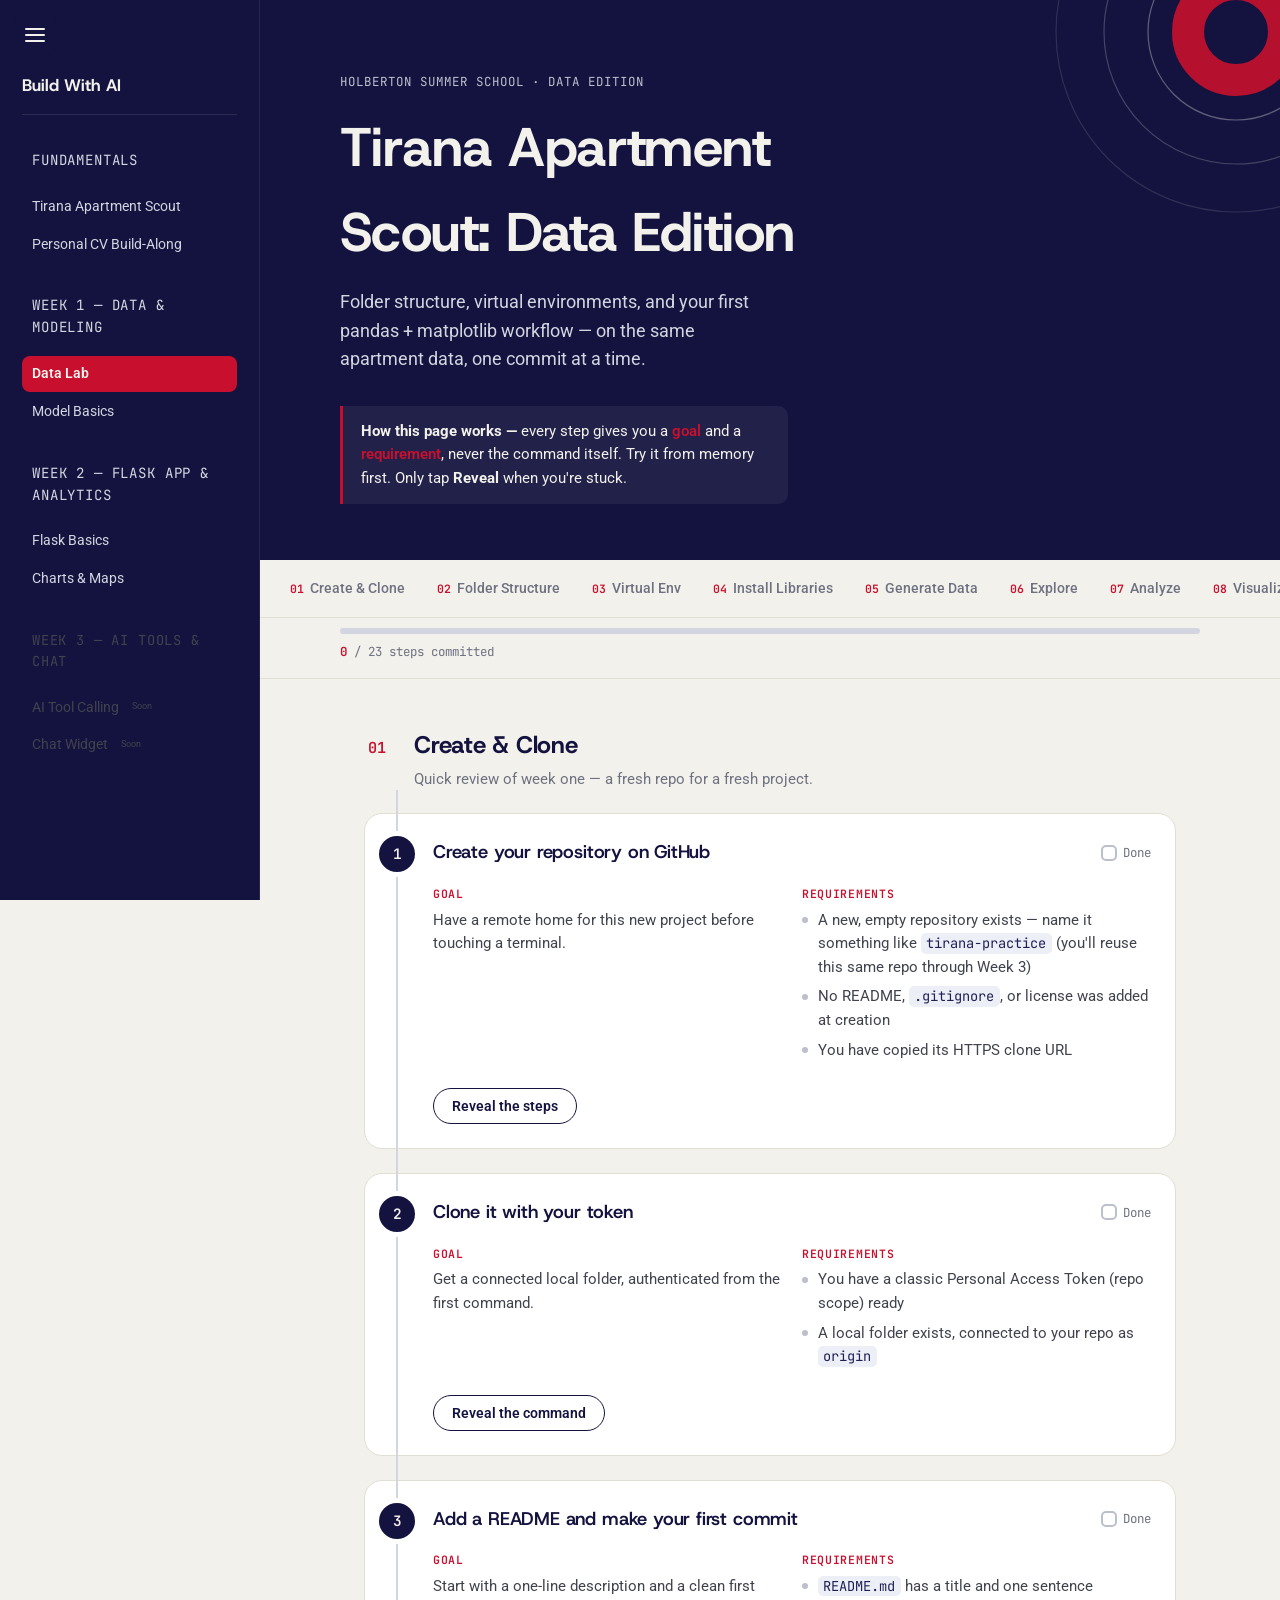
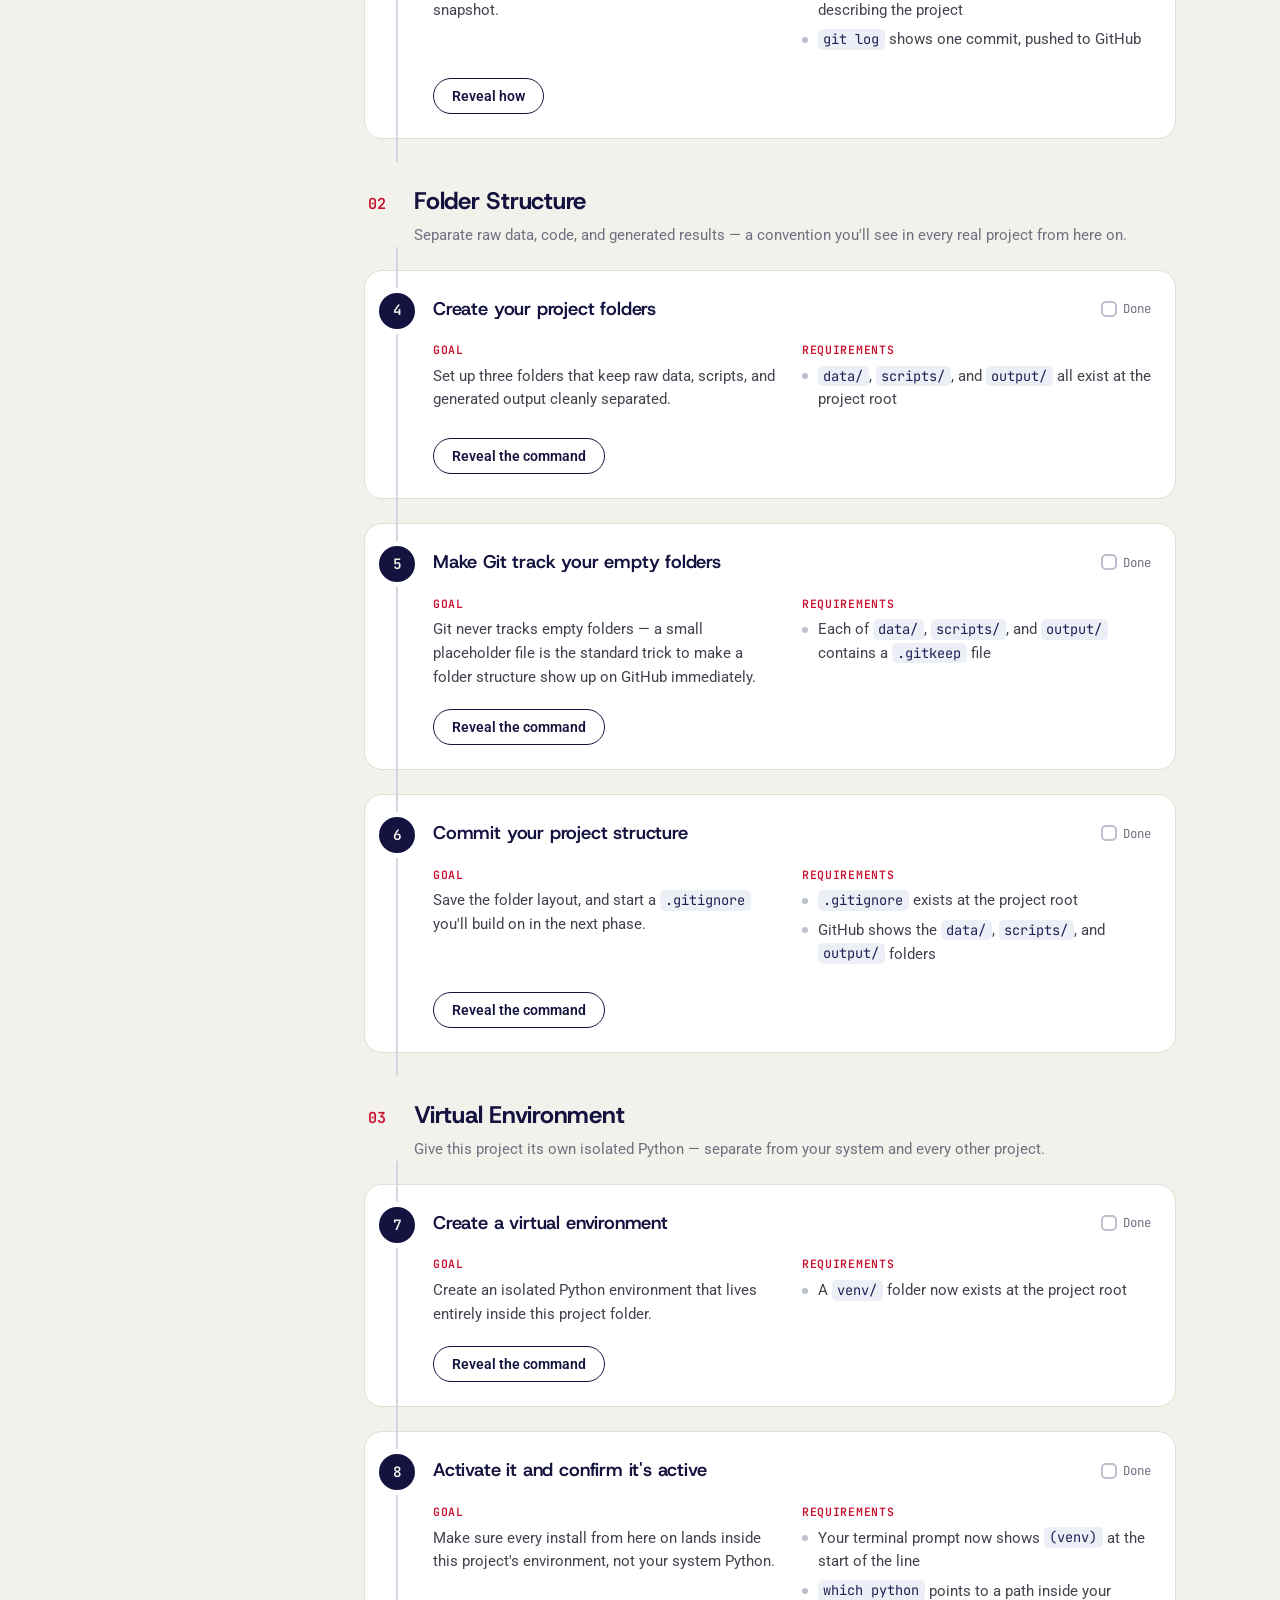
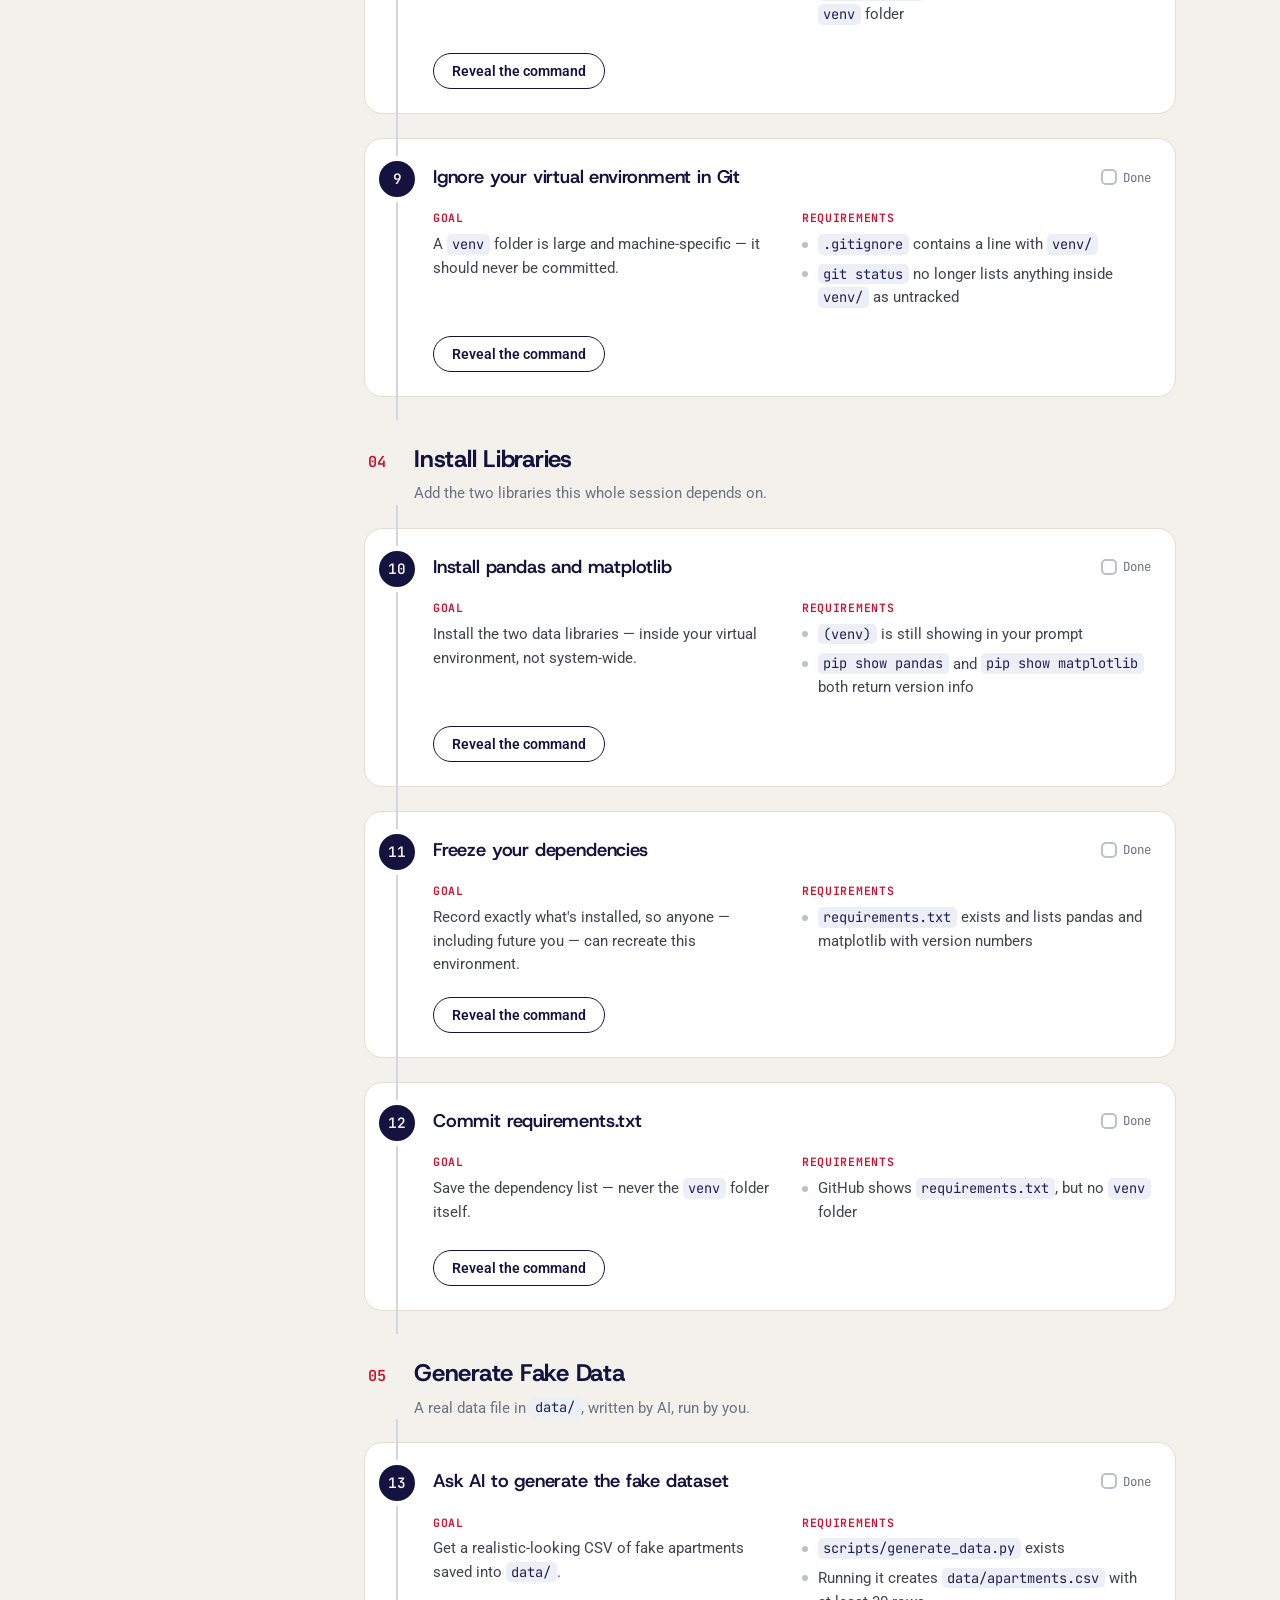
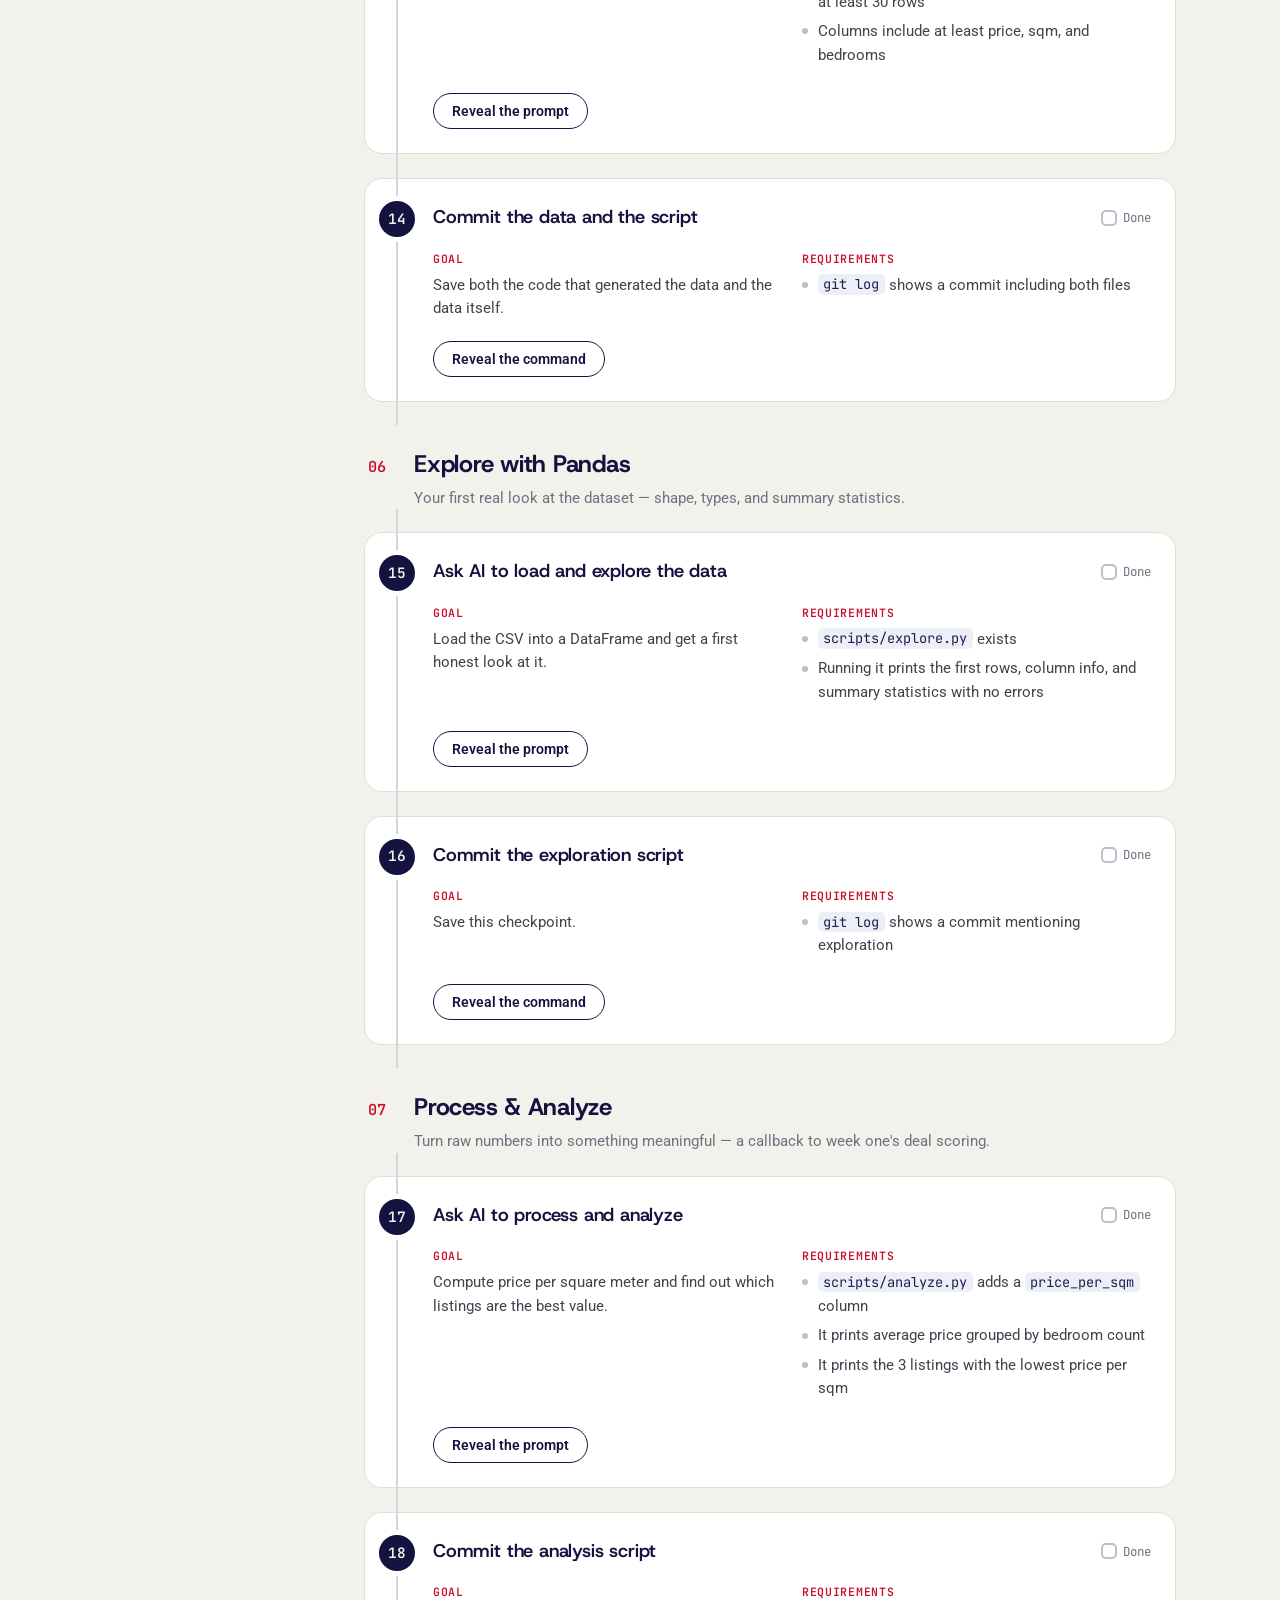
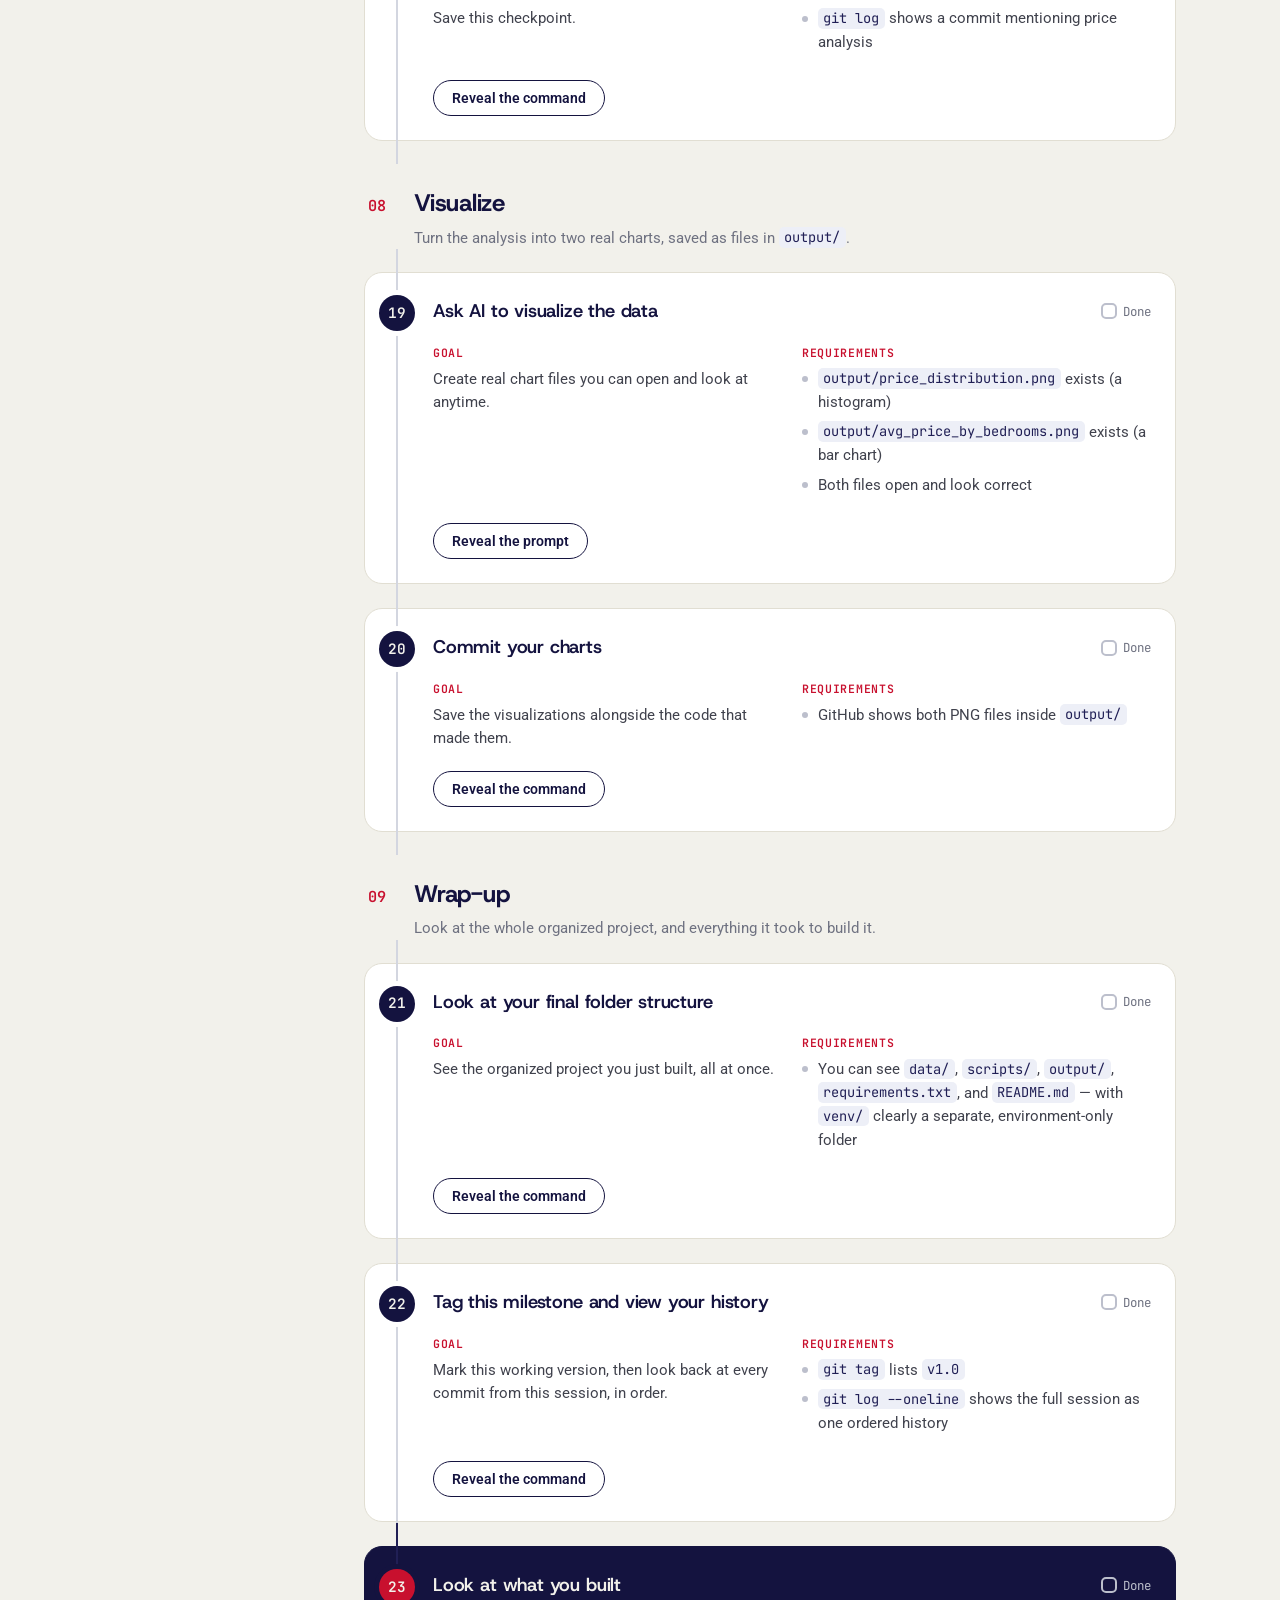
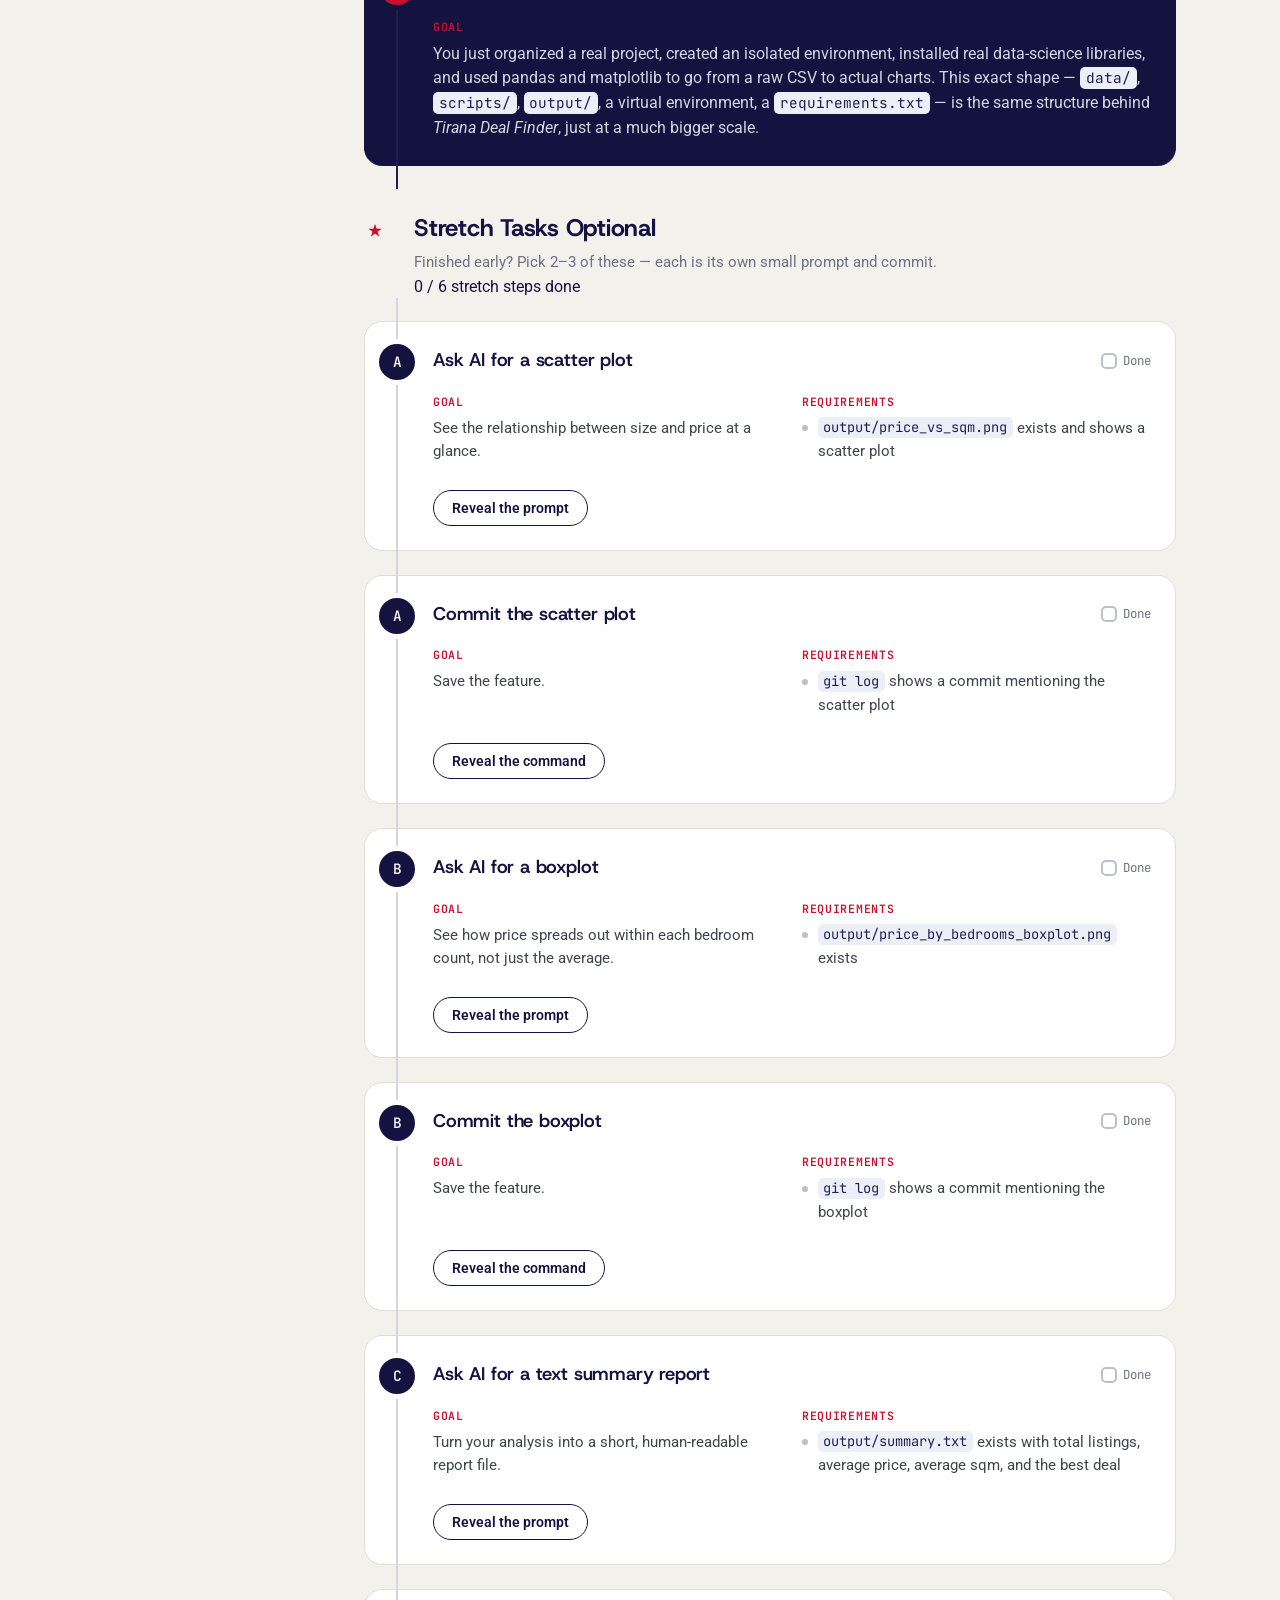
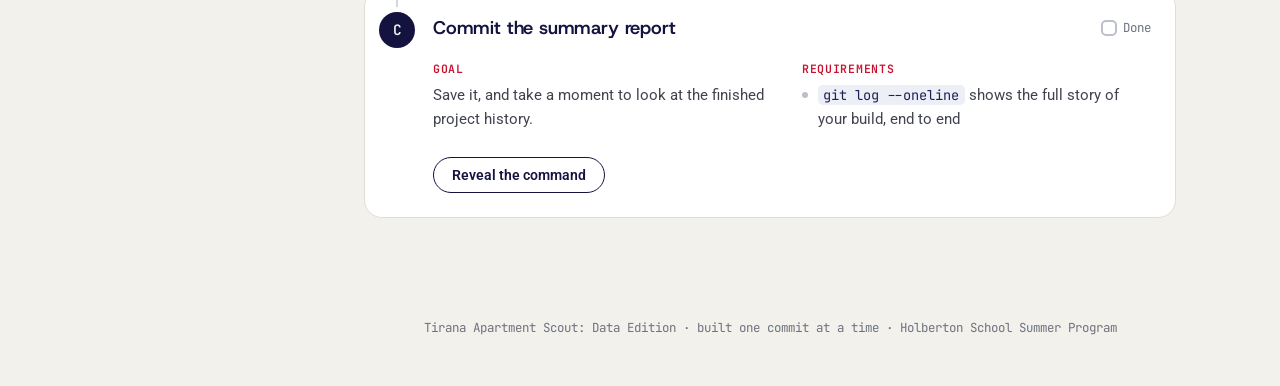
<file: week-1/data-lab.html>
<!DOCTYPE html>
<html lang="en">
<head>
<meta charset="UTF-8">
<meta name="viewport" content="width=device-width, initial-scale=1.0">
<title>Tirana Apartment Scout — Data Edition</title>
<meta name="description" content="A 1.5-hour build-along: folder structure, virtual environments, pip installs, and pandas + matplotlib on fake apartment data — Holberton summer school.">
<link rel="icon" href="data:,">

<link rel="preconnect" href="https://fonts.googleapis.com">
<link rel="preconnect" href="https://fonts.gstatic.com" crossorigin>
<link href="https://fonts.googleapis.com/css2?family=Host+Grotesk:ital,wght@0,300..800;1,300..800&family=Roboto:wght@300;400;500;700&family=JetBrains+Mono:wght@400;500;600&display=swap" rel="stylesheet">

<link rel="stylesheet" href="../assets/styles.css">
</head>
<body data-page="week-1/data-lab" data-depth="1">


<header class="hero">
  <svg class="hero-rings" viewBox="0 0 600 600" aria-hidden="true">
    <circle cx="470" cy="140" r="60"></circle>
    <circle cx="470" cy="140" r="110"></circle>
    <circle cx="470" cy="140" r="165"></circle>
    <circle cx="470" cy="140" r="225"></circle>
  </svg>

  <div class="hero-content">
    <p class="eyebrow">Holberton Summer School · Data Edition</p>
    <h1>Tirana Apartment Scout: Data Edition</h1>
    <p class="hero-sub">Folder structure, virtual environments, and your first pandas + matplotlib workflow — on the same apartment data, one commit at a time.</p>

    <div class="hero-note">
      <p><strong>How this page works —</strong> every step gives you a <em>goal</em> and a <em>requirement</em>, never the command itself. Try it from memory first. Only tap <strong>Reveal</strong> when you're stuck.</p>
    </div>
  </div>
</header>

<nav class="phase-nav" aria-label="Phase navigation">
  <a href="#phase-1"><span class="nav-index">01</span>Create &amp; Clone</a>
  <a href="#phase-2"><span class="nav-index">02</span>Folder Structure</a>
  <a href="#phase-3"><span class="nav-index">03</span>Virtual Env</a>
  <a href="#phase-4"><span class="nav-index">04</span>Install Libraries</a>
  <a href="#phase-5"><span class="nav-index">05</span>Generate Data</a>
  <a href="#phase-6"><span class="nav-index">06</span>Explore</a>
  <a href="#phase-7"><span class="nav-index">07</span>Analyze</a>
  <a href="#phase-8"><span class="nav-index">08</span>Visualize</a>
  <a href="#phase-9"><span class="nav-index">09</span>Wrap-up</a>
  <a href="#stretch"><span class="nav-index">★</span>Stretch</a>
</nav>

<div class="progress-bar" role="group" aria-label="Session progress">
  <div class="progress-track">
    <div class="progress-fill" id="progress-fill"></div>
  </div>
  <p class="progress-label"><span id="progress-count">0</span> / 23 steps committed</p>
</div>

<main class="build-log">

  <!-- ============ PHASE 1 ============ -->
  <section class="phase" id="phase-1" data-phase="1">
    <div class="phase-heading">
      <span class="phase-index">01</span>
      <div>
        <h2>Create &amp; Clone</h2>
        <p class="phase-intro">Quick review of week one — a fresh repo for a fresh project.</p>
      </div>
    </div>

    <article class="task-card" id="step-1" data-step="1">
      <div class="task-head">
        <span class="step-dot">1</span>
        <h3>Create your repository on GitHub</h3>
        <label class="done-toggle">
          <input type="checkbox" class="done-checkbox" data-step="1">
          <span>Done</span>
        </label>
      </div>
      <div class="task-body">
        <div class="task-goal">
          <h4>Goal</h4>
          <p>Have a remote home for this new project before touching a terminal.</p>
        </div>
        <div class="task-reqs">
          <h4>Requirements</h4>
          <ul>
            <li>A new, empty repository exists — name it something like <code>tirana-practice</code> (you'll reuse this same repo through Week 3)</li>
            <li>No README, <code>.gitignore</code>, or license was added at creation</li>
            <li>You have copied its HTTPS clone URL</li>
          </ul>
        </div>
      </div>
      <button class="reveal-btn" type="button" aria-expanded="false" aria-controls="reveal-1">Reveal the steps</button>
      <div class="reveal-panel" id="reveal-1" hidden>
        <p class="reveal-label">Do this</p>
        <ol class="reveal-steps">
          <li>Go to <code>github.com/new</code></li>
          <li>Name it <code>tirana-practice</code></li>
          <li>Leave every checkbox unchecked — keep it empty</li>
          <li>Click <strong>Create repository</strong>, then copy the HTTPS URL from the green <strong>Code</strong> button</li>
        </ol>
      </div>
    </article>

    <article class="task-card" id="step-2" data-step="2">
      <div class="task-head">
        <span class="step-dot">2</span>
        <h3>Clone it with your token</h3>
        <label class="done-toggle">
          <input type="checkbox" class="done-checkbox" data-step="2">
          <span>Done</span>
        </label>
      </div>
      <div class="task-body">
        <div class="task-goal">
          <h4>Goal</h4>
          <p>Get a connected local folder, authenticated from the first command.</p>
        </div>
        <div class="task-reqs">
          <h4>Requirements</h4>
          <ul>
            <li>You have a classic Personal Access Token (repo scope) ready</li>
            <li>A local folder exists, connected to your repo as <code>origin</code></li>
          </ul>
        </div>
      </div>
      <button class="reveal-btn" type="button" aria-expanded="false" aria-controls="reveal-2">Reveal the command</button>
      <div class="reveal-panel" id="reveal-2" hidden>
        <p class="reveal-label">Swap in your own username, token, and repo name</p>
        <div class="term-window">
          <div class="term-chrome"><span class="dot dot-a"></span><span class="dot dot-b"></span><span class="dot dot-c"></span></div>
          <pre class="term-body"><code>git clone https://&lt;username&gt;:&lt;token&gt;@github.com/&lt;username&gt;/tirana-practice.git
cd tirana-practice</code></pre>
        </div>
      </div>
    </article>

    <article class="task-card" id="step-3" data-step="3">
      <div class="task-head">
        <span class="step-dot">3</span>
        <h3>Add a README and make your first commit</h3>
        <label class="done-toggle">
          <input type="checkbox" class="done-checkbox" data-step="3">
          <span>Done</span>
        </label>
      </div>
      <div class="task-body">
        <div class="task-goal">
          <h4>Goal</h4>
          <p>Start with a one-line description and a clean first snapshot.</p>
        </div>
        <div class="task-reqs">
          <h4>Requirements</h4>
          <ul>
            <li><code>README.md</code> has a title and one sentence describing the project</li>
            <li><code>git log</code> shows one commit, pushed to GitHub</li>
          </ul>
        </div>
      </div>
      <button class="reveal-btn" type="button" aria-expanded="false" aria-controls="reveal-3">Reveal how</button>
      <div class="reveal-panel" id="reveal-3" hidden>
        <ol class="reveal-steps">
          <li><code>touch README.md</code>, then open it and add a title plus one sentence</li>
        </ol>
        <div class="term-window">
          <div class="term-chrome"><span class="dot dot-a"></span><span class="dot dot-b"></span><span class="dot dot-c"></span></div>
          <pre class="term-body"><code>git add .
git commit -m "initial commit"
git push origin main</code></pre>
        </div>
      </div>
    </article>
  </section>

  <!-- ============ PHASE 2 ============ -->
  <section class="phase" id="phase-2" data-phase="2">
    <div class="phase-heading">
      <span class="phase-index">02</span>
      <div>
        <h2>Folder Structure</h2>
        <p class="phase-intro">Separate raw data, code, and generated results — a convention you'll see in every real project from here on.</p>
      </div>
    </div>

    <article class="task-card" id="step-4" data-step="4">
      <div class="task-head">
        <span class="step-dot">4</span>
        <h3>Create your project folders</h3>
        <label class="done-toggle">
          <input type="checkbox" class="done-checkbox" data-step="4">
          <span>Done</span>
        </label>
      </div>
      <div class="task-body">
        <div class="task-goal">
          <h4>Goal</h4>
          <p>Set up three folders that keep raw data, scripts, and generated output cleanly separated.</p>
        </div>
        <div class="task-reqs">
          <h4>Requirements</h4>
          <ul>
            <li><code>data/</code>, <code>scripts/</code>, and <code>output/</code> all exist at the project root</li>
          </ul>
        </div>
      </div>
      <button class="reveal-btn" type="button" aria-expanded="false" aria-controls="reveal-4">Reveal the command</button>
      <div class="reveal-panel" id="reveal-4" hidden>
        <div class="term-window">
          <div class="term-chrome"><span class="dot dot-a"></span><span class="dot dot-b"></span><span class="dot dot-c"></span></div>
          <pre class="term-body"><code>mkdir data scripts output
ls -la</code></pre>
        </div>
      </div>
    </article>

    <article class="task-card" id="step-5" data-step="5">
      <div class="task-head">
        <span class="step-dot">5</span>
        <h3>Make Git track your empty folders</h3>
        <label class="done-toggle">
          <input type="checkbox" class="done-checkbox" data-step="5">
          <span>Done</span>
        </label>
      </div>
      <div class="task-body">
        <div class="task-goal">
          <h4>Goal</h4>
          <p>Git never tracks empty folders — a small placeholder file is the standard trick to make a folder structure show up on GitHub immediately.</p>
        </div>
        <div class="task-reqs">
          <h4>Requirements</h4>
          <ul>
            <li>Each of <code>data/</code>, <code>scripts/</code>, and <code>output/</code> contains a <code>.gitkeep</code> file</li>
          </ul>
        </div>
      </div>
      <button class="reveal-btn" type="button" aria-expanded="false" aria-controls="reveal-5">Reveal the command</button>
      <div class="reveal-panel" id="reveal-5" hidden>
        <div class="term-window">
          <div class="term-chrome"><span class="dot dot-a"></span><span class="dot dot-b"></span><span class="dot dot-c"></span></div>
          <pre class="term-body"><code>touch data/.gitkeep scripts/.gitkeep output/.gitkeep</code></pre>
        </div>
      </div>
    </article>

    <article class="task-card" id="step-6" data-step="6">
      <div class="task-head">
        <span class="step-dot">6</span>
        <h3>Commit your project structure</h3>
        <label class="done-toggle">
          <input type="checkbox" class="done-checkbox" data-step="6">
          <span>Done</span>
        </label>
      </div>
      <div class="task-body">
        <div class="task-goal">
          <h4>Goal</h4>
          <p>Save the folder layout, and start a <code>.gitignore</code> you'll build on in the next phase.</p>
        </div>
        <div class="task-reqs">
          <h4>Requirements</h4>
          <ul>
            <li><code>.gitignore</code> exists at the project root</li>
            <li>GitHub shows the <code>data/</code>, <code>scripts/</code>, and <code>output/</code> folders</li>
          </ul>
        </div>
      </div>
      <button class="reveal-btn" type="button" aria-expanded="false" aria-controls="reveal-6">Reveal the command</button>
      <div class="reveal-panel" id="reveal-6" hidden>
        <div class="term-window">
          <div class="term-chrome"><span class="dot dot-a"></span><span class="dot dot-b"></span><span class="dot dot-c"></span></div>
          <pre class="term-body"><code>touch .gitignore
git add .
git commit -m "add project folder structure"
git push</code></pre>
        </div>
      </div>
    </article>
  </section>

  <!-- ============ PHASE 3 ============ -->
  <section class="phase" id="phase-3" data-phase="3">
    <div class="phase-heading">
      <span class="phase-index">03</span>
      <div>
        <h2>Virtual Environment</h2>
        <p class="phase-intro">Give this project its own isolated Python — separate from your system and every other project.</p>
      </div>
    </div>

    <article class="task-card" id="step-7" data-step="7">
      <div class="task-head">
        <span class="step-dot">7</span>
        <h3>Create a virtual environment</h3>
        <label class="done-toggle">
          <input type="checkbox" class="done-checkbox" data-step="7">
          <span>Done</span>
        </label>
      </div>
      <div class="task-body">
        <div class="task-goal">
          <h4>Goal</h4>
          <p>Create an isolated Python environment that lives entirely inside this project folder.</p>
        </div>
        <div class="task-reqs">
          <h4>Requirements</h4>
          <ul>
            <li>A <code>venv/</code> folder now exists at the project root</li>
          </ul>
        </div>
      </div>
      <button class="reveal-btn" type="button" aria-expanded="false" aria-controls="reveal-7">Reveal the command</button>
      <div class="reveal-panel" id="reveal-7" hidden>
        <div class="term-window">
          <div class="term-chrome"><span class="dot dot-a"></span><span class="dot dot-b"></span><span class="dot dot-c"></span></div>
          <pre class="term-body"><code>python3 -m venv venv</code></pre>
        </div>
      </div>
    </article>

    <article class="task-card" id="step-8" data-step="8">
      <div class="task-head">
        <span class="step-dot">8</span>
        <h3>Activate it and confirm it's active</h3>
        <label class="done-toggle">
          <input type="checkbox" class="done-checkbox" data-step="8">
          <span>Done</span>
        </label>
      </div>
      <div class="task-body">
        <div class="task-goal">
          <h4>Goal</h4>
          <p>Make sure every install from here on lands inside this project's environment, not your system Python.</p>
        </div>
        <div class="task-reqs">
          <h4>Requirements</h4>
          <ul>
            <li>Your terminal prompt now shows <code>(venv)</code> at the start of the line</li>
            <li><code>which python</code> points to a path inside your <code>venv</code> folder</li>
          </ul>
        </div>
      </div>
      <button class="reveal-btn" type="button" aria-expanded="false" aria-controls="reveal-8">Reveal the command</button>
      <div class="reveal-panel" id="reveal-8" hidden>
        <div class="term-window">
          <div class="term-chrome"><span class="dot dot-a"></span><span class="dot dot-b"></span><span class="dot dot-c"></span></div>
          <pre class="term-body"><code>source venv/bin/activate
which python</code></pre>
        </div>
      </div>
    </article>

    <article class="task-card" id="step-9" data-step="9">
      <div class="task-head">
        <span class="step-dot">9</span>
        <h3>Ignore your virtual environment in Git</h3>
        <label class="done-toggle">
          <input type="checkbox" class="done-checkbox" data-step="9">
          <span>Done</span>
        </label>
      </div>
      <div class="task-body">
        <div class="task-goal">
          <h4>Goal</h4>
          <p>A <code>venv</code> folder is large and machine-specific — it should never be committed.</p>
        </div>
        <div class="task-reqs">
          <h4>Requirements</h4>
          <ul>
            <li><code>.gitignore</code> contains a line with <code>venv/</code></li>
            <li><code>git status</code> no longer lists anything inside <code>venv/</code> as untracked</li>
          </ul>
        </div>
      </div>
      <button class="reveal-btn" type="button" aria-expanded="false" aria-controls="reveal-9">Reveal the command</button>
      <div class="reveal-panel" id="reveal-9" hidden>
        <div class="term-window">
          <div class="term-chrome"><span class="dot dot-a"></span><span class="dot dot-b"></span><span class="dot dot-c"></span></div>
          <pre class="term-body"><code>echo "venv/" >> .gitignore
git add .gitignore
git commit -m "ignore virtual environment"
git push</code></pre>
        </div>
      </div>
    </article>
  </section>

  <!-- ============ PHASE 4 ============ -->
  <section class="phase" id="phase-4" data-phase="4">
    <div class="phase-heading">
      <span class="phase-index">04</span>
      <div>
        <h2>Install Libraries</h2>
        <p class="phase-intro">Add the two libraries this whole session depends on.</p>
      </div>
    </div>

    <article class="task-card" id="step-10" data-step="10">
      <div class="task-head">
        <span class="step-dot">10</span>
        <h3>Install pandas and matplotlib</h3>
        <label class="done-toggle">
          <input type="checkbox" class="done-checkbox" data-step="10">
          <span>Done</span>
        </label>
      </div>
      <div class="task-body">
        <div class="task-goal">
          <h4>Goal</h4>
          <p>Install the two data libraries — inside your virtual environment, not system-wide.</p>
        </div>
        <div class="task-reqs">
          <h4>Requirements</h4>
          <ul>
            <li><code>(venv)</code> is still showing in your prompt</li>
            <li><code>pip show pandas</code> and <code>pip show matplotlib</code> both return version info</li>
          </ul>
        </div>
      </div>
      <button class="reveal-btn" type="button" aria-expanded="false" aria-controls="reveal-10">Reveal the command</button>
      <div class="reveal-panel" id="reveal-10" hidden>
        <div class="term-window">
          <div class="term-chrome"><span class="dot dot-a"></span><span class="dot dot-b"></span><span class="dot dot-c"></span></div>
          <pre class="term-body"><code>pip install pandas matplotlib</code></pre>
        </div>
      </div>
    </article>

    <article class="task-card" id="step-11" data-step="11">
      <div class="task-head">
        <span class="step-dot">11</span>
        <h3>Freeze your dependencies</h3>
        <label class="done-toggle">
          <input type="checkbox" class="done-checkbox" data-step="11">
          <span>Done</span>
        </label>
      </div>
      <div class="task-body">
        <div class="task-goal">
          <h4>Goal</h4>
          <p>Record exactly what's installed, so anyone — including future you — can recreate this environment.</p>
        </div>
        <div class="task-reqs">
          <h4>Requirements</h4>
          <ul>
            <li><code>requirements.txt</code> exists and lists pandas and matplotlib with version numbers</li>
          </ul>
        </div>
      </div>
      <button class="reveal-btn" type="button" aria-expanded="false" aria-controls="reveal-11">Reveal the command</button>
      <div class="reveal-panel" id="reveal-11" hidden>
        <div class="term-window">
          <div class="term-chrome"><span class="dot dot-a"></span><span class="dot dot-b"></span><span class="dot dot-c"></span></div>
          <pre class="term-body"><code>pip freeze > requirements.txt
cat requirements.txt</code></pre>
        </div>
      </div>
    </article>

    <article class="task-card" id="step-12" data-step="12">
      <div class="task-head">
        <span class="step-dot">12</span>
        <h3>Commit requirements.txt</h3>
        <label class="done-toggle">
          <input type="checkbox" class="done-checkbox" data-step="12">
          <span>Done</span>
        </label>
      </div>
      <div class="task-body">
        <div class="task-goal">
          <h4>Goal</h4>
          <p>Save the dependency list — never the <code>venv</code> folder itself.</p>
        </div>
        <div class="task-reqs">
          <h4>Requirements</h4>
          <ul>
            <li>GitHub shows <code>requirements.txt</code>, but no <code>venv</code> folder</li>
          </ul>
        </div>
      </div>
      <button class="reveal-btn" type="button" aria-expanded="false" aria-controls="reveal-12">Reveal the command</button>
      <div class="reveal-panel" id="reveal-12" hidden>
        <div class="term-window">
          <div class="term-chrome"><span class="dot dot-a"></span><span class="dot dot-b"></span><span class="dot dot-c"></span></div>
          <pre class="term-body"><code>git add requirements.txt
git commit -m "add project dependencies"
git push</code></pre>
        </div>
      </div>
    </article>
  </section>

  <!-- ============ PHASE 5 ============ -->
  <section class="phase" id="phase-5" data-phase="5">
    <div class="phase-heading">
      <span class="phase-index">05</span>
      <div>
        <h2>Generate Fake Data</h2>
        <p class="phase-intro">A real data file in <code>data/</code>, written by AI, run by you.</p>
      </div>
    </div>

    <article class="task-card" id="step-13" data-step="13">
      <div class="task-head">
        <span class="step-dot">13</span>
        <h3>Ask AI to generate the fake dataset</h3>
        <label class="done-toggle">
          <input type="checkbox" class="done-checkbox" data-step="13">
          <span>Done</span>
        </label>
      </div>
      <div class="task-body">
        <div class="task-goal">
          <h4>Goal</h4>
          <p>Get a realistic-looking CSV of fake apartments saved into <code>data/</code>.</p>
        </div>
        <div class="task-reqs">
          <h4>Requirements</h4>
          <ul>
            <li><code>scripts/generate_data.py</code> exists</li>
            <li>Running it creates <code>data/apartments.csv</code> with at least 30 rows</li>
            <li>Columns include at least price, sqm, and bedrooms</li>
          </ul>
        </div>
      </div>
      <button class="reveal-btn" type="button" aria-expanded="false" aria-controls="reveal-13">Reveal the prompt</button>
      <div class="reveal-panel" id="reveal-13" hidden>
        <div class="prompt-block">
          <p class="prompt-kicker">Say this to your AI assistant</p>
          <p class="prompt-text">"Write a Python script that generates 40 fake Tirana apartment listings with columns: price (in EUR), sqm, bedrooms, bathrooms, floor, and neighborhood. Save it as data/apartments.csv using pandas. Print a confirmation message with the number of rows saved."</p>
        </div>
        <div class="term-window">
          <div class="term-chrome"><span class="dot dot-a"></span><span class="dot dot-b"></span><span class="dot dot-c"></span></div>
          <pre class="term-body"><code>python3 scripts/generate_data.py</code></pre>
        </div>
      </div>
    </article>

    <article class="task-card" id="step-14" data-step="14">
      <div class="task-head">
        <span class="step-dot">14</span>
        <h3>Commit the data and the script</h3>
        <label class="done-toggle">
          <input type="checkbox" class="done-checkbox" data-step="14">
          <span>Done</span>
        </label>
      </div>
      <div class="task-body">
        <div class="task-goal">
          <h4>Goal</h4>
          <p>Save both the code that generated the data and the data itself.</p>
        </div>
        <div class="task-reqs">
          <h4>Requirements</h4>
          <ul>
            <li><code>git log</code> shows a commit including both files</li>
          </ul>
        </div>
      </div>
      <button class="reveal-btn" type="button" aria-expanded="false" aria-controls="reveal-14">Reveal the command</button>
      <div class="reveal-panel" id="reveal-14" hidden>
        <div class="term-window">
          <div class="term-chrome"><span class="dot dot-a"></span><span class="dot dot-b"></span><span class="dot dot-c"></span></div>
          <pre class="term-body"><code>git add scripts/generate_data.py data/apartments.csv
git commit -m "generate fake apartment dataset"
git push</code></pre>
        </div>
      </div>
    </article>
  </section>

  <!-- ============ PHASE 6 ============ -->
  <section class="phase" id="phase-6" data-phase="6">
    <div class="phase-heading">
      <span class="phase-index">06</span>
      <div>
        <h2>Explore with Pandas</h2>
        <p class="phase-intro">Your first real look at the dataset — shape, types, and summary statistics.</p>
      </div>
    </div>

    <article class="task-card" id="step-15" data-step="15">
      <div class="task-head">
        <span class="step-dot">15</span>
        <h3>Ask AI to load and explore the data</h3>
        <label class="done-toggle">
          <input type="checkbox" class="done-checkbox" data-step="15">
          <span>Done</span>
        </label>
      </div>
      <div class="task-body">
        <div class="task-goal">
          <h4>Goal</h4>
          <p>Load the CSV into a DataFrame and get a first honest look at it.</p>
        </div>
        <div class="task-reqs">
          <h4>Requirements</h4>
          <ul>
            <li><code>scripts/explore.py</code> exists</li>
            <li>Running it prints the first rows, column info, and summary statistics with no errors</li>
          </ul>
        </div>
      </div>
      <button class="reveal-btn" type="button" aria-expanded="false" aria-controls="reveal-15">Reveal the prompt</button>
      <div class="reveal-panel" id="reveal-15" hidden>
        <div class="prompt-block">
          <p class="prompt-kicker">Say this to your AI assistant</p>
          <p class="prompt-text">"Write a Python script scripts/explore.py that loads data/apartments.csv with pandas and prints df.head(), df.info(), and df.describe()."</p>
        </div>
        <div class="term-window">
          <div class="term-chrome"><span class="dot dot-a"></span><span class="dot dot-b"></span><span class="dot dot-c"></span></div>
          <pre class="term-body"><code>python3 scripts/explore.py</code></pre>
        </div>
      </div>
    </article>

    <article class="task-card" id="step-16" data-step="16">
      <div class="task-head">
        <span class="step-dot">16</span>
        <h3>Commit the exploration script</h3>
        <label class="done-toggle">
          <input type="checkbox" class="done-checkbox" data-step="16">
          <span>Done</span>
        </label>
      </div>
      <div class="task-body">
        <div class="task-goal">
          <h4>Goal</h4>
          <p>Save this checkpoint.</p>
        </div>
        <div class="task-reqs">
          <h4>Requirements</h4>
          <ul>
            <li><code>git log</code> shows a commit mentioning exploration</li>
          </ul>
        </div>
      </div>
      <button class="reveal-btn" type="button" aria-expanded="false" aria-controls="reveal-16">Reveal the command</button>
      <div class="reveal-panel" id="reveal-16" hidden>
        <div class="term-window">
          <div class="term-chrome"><span class="dot dot-a"></span><span class="dot dot-b"></span><span class="dot dot-c"></span></div>
          <pre class="term-body"><code>git add scripts/explore.py
git commit -m "add data exploration script"
git push</code></pre>
        </div>
      </div>
    </article>
  </section>

  <!-- ============ PHASE 7 ============ -->
  <section class="phase" id="phase-7" data-phase="7">
    <div class="phase-heading">
      <span class="phase-index">07</span>
      <div>
        <h2>Process &amp; Analyze</h2>
        <p class="phase-intro">Turn raw numbers into something meaningful — a callback to week one's deal scoring.</p>
      </div>
    </div>

    <article class="task-card" id="step-17" data-step="17">
      <div class="task-head">
        <span class="step-dot">17</span>
        <h3>Ask AI to process and analyze</h3>
        <label class="done-toggle">
          <input type="checkbox" class="done-checkbox" data-step="17">
          <span>Done</span>
        </label>
      </div>
      <div class="task-body">
        <div class="task-goal">
          <h4>Goal</h4>
          <p>Compute price per square meter and find out which listings are the best value.</p>
        </div>
        <div class="task-reqs">
          <h4>Requirements</h4>
          <ul>
            <li><code>scripts/analyze.py</code> adds a <code>price_per_sqm</code> column</li>
            <li>It prints average price grouped by bedroom count</li>
            <li>It prints the 3 listings with the lowest price per sqm</li>
          </ul>
        </div>
      </div>
      <button class="reveal-btn" type="button" aria-expanded="false" aria-controls="reveal-17">Reveal the prompt</button>
      <div class="reveal-panel" id="reveal-17" hidden>
        <div class="prompt-block">
          <p class="prompt-kicker">Say this to your AI assistant</p>
          <p class="prompt-text">"Write a Python script scripts/analyze.py that loads data/apartments.csv with pandas, adds a price_per_sqm column, prints the average price grouped by number of bedrooms, and prints the 3 listings with the lowest price_per_sqm as the best deals."</p>
        </div>
        <div class="term-window">
          <div class="term-chrome"><span class="dot dot-a"></span><span class="dot dot-b"></span><span class="dot dot-c"></span></div>
          <pre class="term-body"><code>python3 scripts/analyze.py</code></pre>
        </div>
      </div>
    </article>

    <article class="task-card" id="step-18" data-step="18">
      <div class="task-head">
        <span class="step-dot">18</span>
        <h3>Commit the analysis script</h3>
        <label class="done-toggle">
          <input type="checkbox" class="done-checkbox" data-step="18">
          <span>Done</span>
        </label>
      </div>
      <div class="task-body">
        <div class="task-goal">
          <h4>Goal</h4>
          <p>Save this checkpoint.</p>
        </div>
        <div class="task-reqs">
          <h4>Requirements</h4>
          <ul>
            <li><code>git log</code> shows a commit mentioning price analysis</li>
          </ul>
        </div>
      </div>
      <button class="reveal-btn" type="button" aria-expanded="false" aria-controls="reveal-18">Reveal the command</button>
      <div class="reveal-panel" id="reveal-18" hidden>
        <div class="term-window">
          <div class="term-chrome"><span class="dot dot-a"></span><span class="dot dot-b"></span><span class="dot dot-c"></span></div>
          <pre class="term-body"><code>git add scripts/analyze.py
git commit -m "add price analysis"
git push</code></pre>
        </div>
      </div>
    </article>
  </section>

  <!-- ============ PHASE 8 ============ -->
  <section class="phase" id="phase-8" data-phase="8">
    <div class="phase-heading">
      <span class="phase-index">08</span>
      <div>
        <h2>Visualize</h2>
        <p class="phase-intro">Turn the analysis into two real charts, saved as files in <code>output/</code>.</p>
      </div>
    </div>

    <article class="task-card" id="step-19" data-step="19">
      <div class="task-head">
        <span class="step-dot">19</span>
        <h3>Ask AI to visualize the data</h3>
        <label class="done-toggle">
          <input type="checkbox" class="done-checkbox" data-step="19">
          <span>Done</span>
        </label>
      </div>
      <div class="task-body">
        <div class="task-goal">
          <h4>Goal</h4>
          <p>Create real chart files you can open and look at anytime.</p>
        </div>
        <div class="task-reqs">
          <h4>Requirements</h4>
          <ul>
            <li><code>output/price_distribution.png</code> exists (a histogram)</li>
            <li><code>output/avg_price_by_bedrooms.png</code> exists (a bar chart)</li>
            <li>Both files open and look correct</li>
          </ul>
        </div>
      </div>
      <button class="reveal-btn" type="button" aria-expanded="false" aria-controls="reveal-19">Reveal the prompt</button>
      <div class="reveal-panel" id="reveal-19" hidden>
        <div class="prompt-block">
          <p class="prompt-kicker">Say this to your AI assistant</p>
          <p class="prompt-text">"Write a Python script scripts/visualize.py that loads data/apartments.csv with pandas, then uses matplotlib to create a histogram of prices saved to output/price_distribution.png, and a bar chart of average price grouped by bedroom count saved to output/avg_price_by_bedrooms.png."</p>
        </div>
        <div class="term-window">
          <div class="term-chrome"><span class="dot dot-a"></span><span class="dot dot-b"></span><span class="dot dot-c"></span></div>
          <pre class="term-body"><code>python3 scripts/visualize.py</code></pre>
        </div>
      </div>
    </article>

    <article class="task-card" id="step-20" data-step="20">
      <div class="task-head">
        <span class="step-dot">20</span>
        <h3>Commit your charts</h3>
        <label class="done-toggle">
          <input type="checkbox" class="done-checkbox" data-step="20">
          <span>Done</span>
        </label>
      </div>
      <div class="task-body">
        <div class="task-goal">
          <h4>Goal</h4>
          <p>Save the visualizations alongside the code that made them.</p>
        </div>
        <div class="task-reqs">
          <h4>Requirements</h4>
          <ul>
            <li>GitHub shows both PNG files inside <code>output/</code></li>
          </ul>
        </div>
      </div>
      <button class="reveal-btn" type="button" aria-expanded="false" aria-controls="reveal-20">Reveal the command</button>
      <div class="reveal-panel" id="reveal-20" hidden>
        <div class="term-window">
          <div class="term-chrome"><span class="dot dot-a"></span><span class="dot dot-b"></span><span class="dot dot-c"></span></div>
          <pre class="term-body"><code>git add scripts/visualize.py output/
git commit -m "add price visualizations"
git push</code></pre>
        </div>
      </div>
    </article>
  </section>

  <!-- ============ PHASE 9 ============ -->
  <section class="phase" id="phase-9" data-phase="9">
    <div class="phase-heading">
      <span class="phase-index">09</span>
      <div>
        <h2>Wrap-up</h2>
        <p class="phase-intro">Look at the whole organized project, and everything it took to build it.</p>
      </div>
    </div>

    <article class="task-card" id="step-21" data-step="21">
      <div class="task-head">
        <span class="step-dot">21</span>
        <h3>Look at your final folder structure</h3>
        <label class="done-toggle">
          <input type="checkbox" class="done-checkbox" data-step="21">
          <span>Done</span>
        </label>
      </div>
      <div class="task-body">
        <div class="task-goal">
          <h4>Goal</h4>
          <p>See the organized project you just built, all at once.</p>
        </div>
        <div class="task-reqs">
          <h4>Requirements</h4>
          <ul>
            <li>You can see <code>data/</code>, <code>scripts/</code>, <code>output/</code>, <code>requirements.txt</code>, and <code>README.md</code> — with <code>venv/</code> clearly a separate, environment-only folder</li>
          </ul>
        </div>
      </div>
      <button class="reveal-btn" type="button" aria-expanded="false" aria-controls="reveal-21">Reveal the command</button>
      <div class="reveal-panel" id="reveal-21" hidden>
        <div class="term-window">
          <div class="term-chrome"><span class="dot dot-a"></span><span class="dot dot-b"></span><span class="dot dot-c"></span></div>
          <pre class="term-body"><code>ls -R</code></pre>
        </div>
      </div>
    </article>

    <article class="task-card" id="step-22" data-step="22">
      <div class="task-head">
        <span class="step-dot">22</span>
        <h3>Tag this milestone and view your history</h3>
        <label class="done-toggle">
          <input type="checkbox" class="done-checkbox" data-step="22">
          <span>Done</span>
        </label>
      </div>
      <div class="task-body">
        <div class="task-goal">
          <h4>Goal</h4>
          <p>Mark this working version, then look back at every commit from this session, in order.</p>
        </div>
        <div class="task-reqs">
          <h4>Requirements</h4>
          <ul>
            <li><code>git tag</code> lists <code>v1.0</code></li>
            <li><code>git log --oneline</code> shows the full session as one ordered history</li>
          </ul>
        </div>
      </div>
      <button class="reveal-btn" type="button" aria-expanded="false" aria-controls="reveal-22">Reveal the command</button>
      <div class="reveal-panel" id="reveal-22" hidden>
        <div class="term-window">
          <div class="term-chrome"><span class="dot dot-a"></span><span class="dot dot-b"></span><span class="dot dot-c"></span></div>
          <pre class="term-body"><code>git tag v1.0
git push --tags
git log --oneline</code></pre>
        </div>
      </div>
    </article>

    <article class="task-card closing-card" id="step-23" data-step="23">
      <div class="task-head">
        <span class="step-dot">23</span>
        <h3>Look at what you built</h3>
        <label class="done-toggle">
          <input type="checkbox" class="done-checkbox" data-step="23">
          <span>Done</span>
        </label>
      </div>
      <div class="task-body single">
        <div class="task-goal">
          <h4>Goal</h4>
          <p>You just organized a real project, created an isolated environment, installed real data-science libraries, and used pandas and matplotlib to go from a raw CSV to actual charts. This exact shape — <code>data/</code>, <code>scripts/</code>, <code>output/</code>, a virtual environment, a <code>requirements.txt</code> — is the same structure behind <em>Tirana Deal Finder</em>, just at a much bigger scale.</p>
        </div>
      </div>
    </article>
  </section>

  <!-- ============ STRETCH ============ -->
  <section class="phase stretch-section" id="stretch" data-phase="stretch">
    <div class="phase-heading stretch-heading">
      <span class="phase-index">★</span>
      <div>
        <h2>Stretch Tasks <span class="optional-badge">Optional</span></h2>
        <p class="phase-intro">Finished early? Pick 2–3 of these — each is its own small prompt and commit.</p>
        <p class="stretch-progress"><span id="stretch-count">0</span> / 6 stretch steps done</p>
      </div>
    </div>

    <article class="task-card stretch-card" id="step-24" data-step="24">
      <div class="task-head">
        <span class="step-dot">A</span>
        <h3>Ask AI for a scatter plot</h3>
        <label class="done-toggle">
          <input type="checkbox" class="done-checkbox" data-step="24">
          <span>Done</span>
        </label>
      </div>
      <div class="task-body">
        <div class="task-goal">
          <h4>Goal</h4>
          <p>See the relationship between size and price at a glance.</p>
        </div>
        <div class="task-reqs">
          <h4>Requirements</h4>
          <ul>
            <li><code>output/price_vs_sqm.png</code> exists and shows a scatter plot</li>
          </ul>
        </div>
      </div>
      <button class="reveal-btn" type="button" aria-expanded="false" aria-controls="reveal-24">Reveal the prompt</button>
      <div class="reveal-panel" id="reveal-24" hidden>
        <div class="prompt-block">
          <p class="prompt-kicker">Say this to your AI assistant</p>
          <p class="prompt-text">"Add a scatter plot of price vs sqm to scripts/visualize.py, saved as output/price_vs_sqm.png."</p>
        </div>
      </div>
    </article>

    <article class="task-card stretch-card" id="step-25" data-step="25">
      <div class="task-head">
        <span class="step-dot">A</span>
        <h3>Commit the scatter plot</h3>
        <label class="done-toggle">
          <input type="checkbox" class="done-checkbox" data-step="25">
          <span>Done</span>
        </label>
      </div>
      <div class="task-body">
        <div class="task-goal">
          <h4>Goal</h4>
          <p>Save the feature.</p>
        </div>
        <div class="task-reqs">
          <h4>Requirements</h4>
          <ul>
            <li><code>git log</code> shows a commit mentioning the scatter plot</li>
          </ul>
        </div>
      </div>
      <button class="reveal-btn" type="button" aria-expanded="false" aria-controls="reveal-25">Reveal the command</button>
      <div class="reveal-panel" id="reveal-25" hidden>
        <div class="term-window">
          <div class="term-chrome"><span class="dot dot-a"></span><span class="dot dot-b"></span><span class="dot dot-c"></span></div>
          <pre class="term-body"><code>git add scripts/visualize.py output/price_vs_sqm.png
git commit -m "add price vs sqm scatter plot"
git push</code></pre>
        </div>
      </div>
    </article>

    <article class="task-card stretch-card" id="step-26" data-step="26">
      <div class="task-head">
        <span class="step-dot">B</span>
        <h3>Ask AI for a boxplot</h3>
        <label class="done-toggle">
          <input type="checkbox" class="done-checkbox" data-step="26">
          <span>Done</span>
        </label>
      </div>
      <div class="task-body">
        <div class="task-goal">
          <h4>Goal</h4>
          <p>See how price spreads out within each bedroom count, not just the average.</p>
        </div>
        <div class="task-reqs">
          <h4>Requirements</h4>
          <ul>
            <li><code>output/price_by_bedrooms_boxplot.png</code> exists</li>
          </ul>
        </div>
      </div>
      <button class="reveal-btn" type="button" aria-expanded="false" aria-controls="reveal-26">Reveal the prompt</button>
      <div class="reveal-panel" id="reveal-26" hidden>
        <div class="prompt-block">
          <p class="prompt-kicker">Say this to your AI assistant</p>
          <p class="prompt-text">"Add a boxplot of price grouped by bedroom count to scripts/visualize.py, saved as output/price_by_bedrooms_boxplot.png."</p>
        </div>
      </div>
    </article>

    <article class="task-card stretch-card" id="step-27" data-step="27">
      <div class="task-head">
        <span class="step-dot">B</span>
        <h3>Commit the boxplot</h3>
        <label class="done-toggle">
          <input type="checkbox" class="done-checkbox" data-step="27">
          <span>Done</span>
        </label>
      </div>
      <div class="task-body">
        <div class="task-goal">
          <h4>Goal</h4>
          <p>Save the feature.</p>
        </div>
        <div class="task-reqs">
          <h4>Requirements</h4>
          <ul>
            <li><code>git log</code> shows a commit mentioning the boxplot</li>
          </ul>
        </div>
      </div>
      <button class="reveal-btn" type="button" aria-expanded="false" aria-controls="reveal-27">Reveal the command</button>
      <div class="reveal-panel" id="reveal-27" hidden>
        <div class="term-window">
          <div class="term-chrome"><span class="dot dot-a"></span><span class="dot dot-b"></span><span class="dot dot-c"></span></div>
          <pre class="term-body"><code>git add scripts/visualize.py output/price_by_bedrooms_boxplot.png
git commit -m "add price by bedrooms boxplot"
git push</code></pre>
        </div>
      </div>
    </article>

    <article class="task-card stretch-card" id="step-28" data-step="28">
      <div class="task-head">
        <span class="step-dot">C</span>
        <h3>Ask AI for a text summary report</h3>
        <label class="done-toggle">
          <input type="checkbox" class="done-checkbox" data-step="28">
          <span>Done</span>
        </label>
      </div>
      <div class="task-body">
        <div class="task-goal">
          <h4>Goal</h4>
          <p>Turn your analysis into a short, human-readable report file.</p>
        </div>
        <div class="task-reqs">
          <h4>Requirements</h4>
          <ul>
            <li><code>output/summary.txt</code> exists with total listings, average price, average sqm, and the best deal</li>
          </ul>
        </div>
      </div>
      <button class="reveal-btn" type="button" aria-expanded="false" aria-controls="reveal-28">Reveal the prompt</button>
      <div class="reveal-panel" id="reveal-28" hidden>
        <div class="prompt-block">
          <p class="prompt-kicker">Say this to your AI assistant</p>
          <p class="prompt-text">"Add code to scripts/analyze.py that writes a short summary report to output/summary.txt, including the total number of listings, the average price, the average sqm, and the single best-value listing."</p>
        </div>
      </div>
    </article>

    <article class="task-card stretch-card" id="step-29" data-step="29">
      <div class="task-head">
        <span class="step-dot">C</span>
        <h3>Commit the summary report</h3>
        <label class="done-toggle">
          <input type="checkbox" class="done-checkbox" data-step="29">
          <span>Done</span>
        </label>
      </div>
      <div class="task-body">
        <div class="task-goal">
          <h4>Goal</h4>
          <p>Save it, and take a moment to look at the finished project history.</p>
        </div>
        <div class="task-reqs">
          <h4>Requirements</h4>
          <ul>
            <li><code>git log --oneline</code> shows the full story of your build, end to end</li>
          </ul>
        </div>
      </div>
      <button class="reveal-btn" type="button" aria-expanded="false" aria-controls="reveal-29">Reveal the command</button>
      <div class="reveal-panel" id="reveal-29" hidden>
        <div class="term-window">
          <div class="term-chrome"><span class="dot dot-a"></span><span class="dot dot-b"></span><span class="dot dot-c"></span></div>
          <pre class="term-body"><code>git add scripts/analyze.py output/summary.txt
git commit -m "add summary report"
git push</code></pre>
        </div>
      </div>
    </article>
  </section>

</main>

<footer class="closing-footer">
  <p>Tirana Apartment Scout: Data Edition · built one commit at a time · Holberton School Summer Program</p>
</footer>

<script src="../assets/sitemap.js" defer></script>
<script src="../assets/script.js" defer></script>
</body>
</html>
</file>
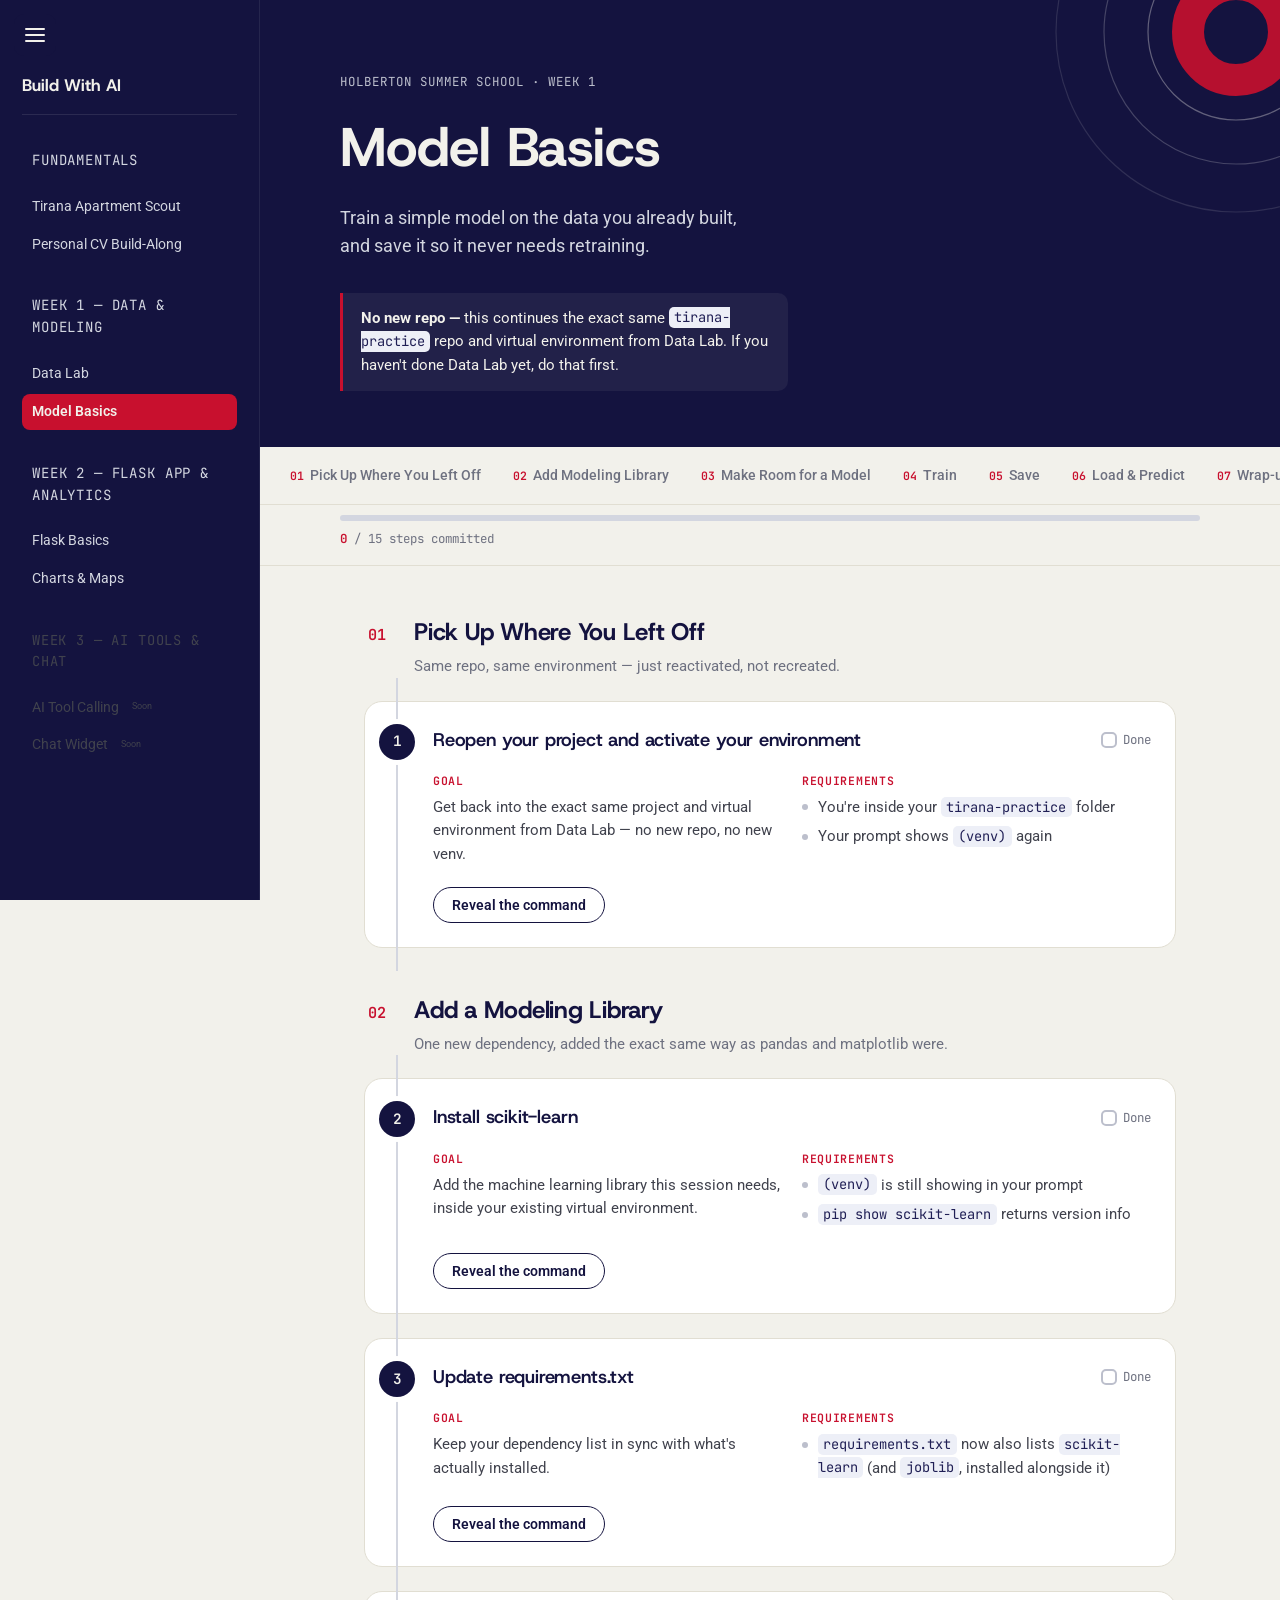
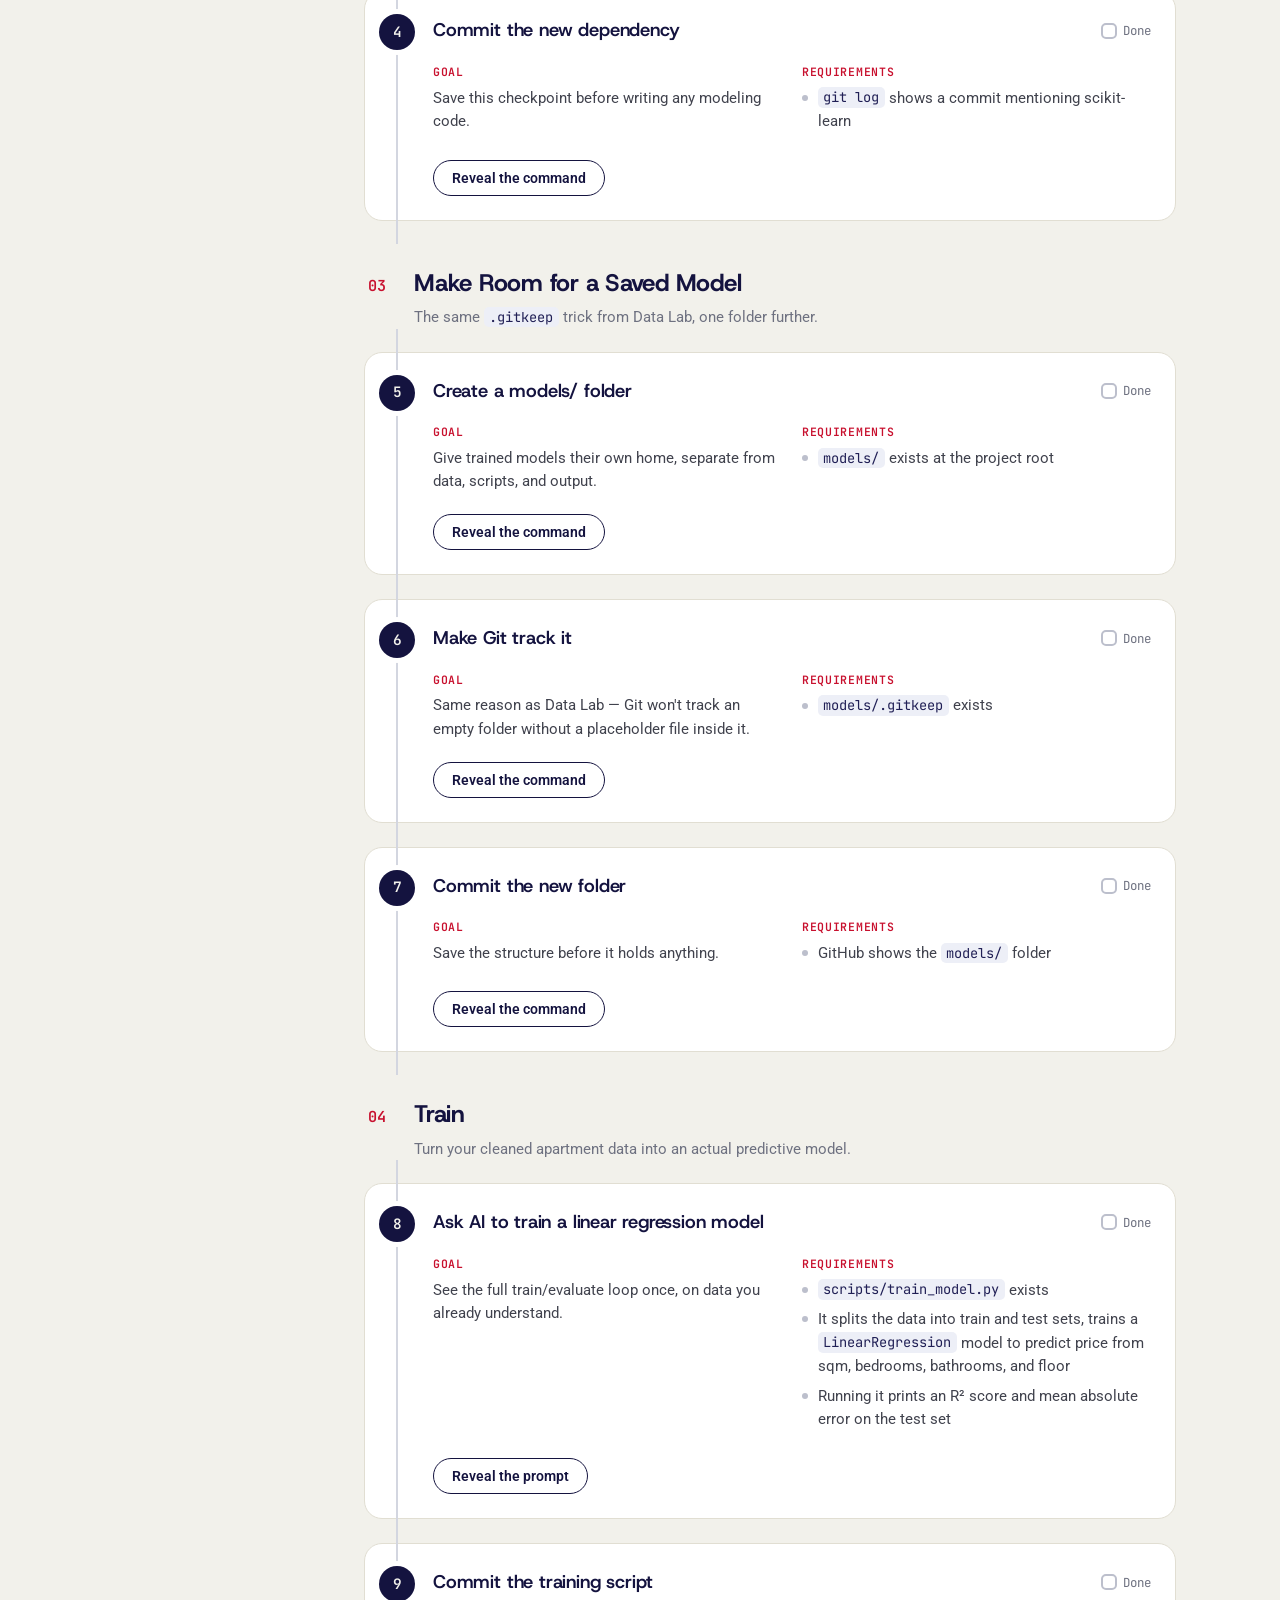
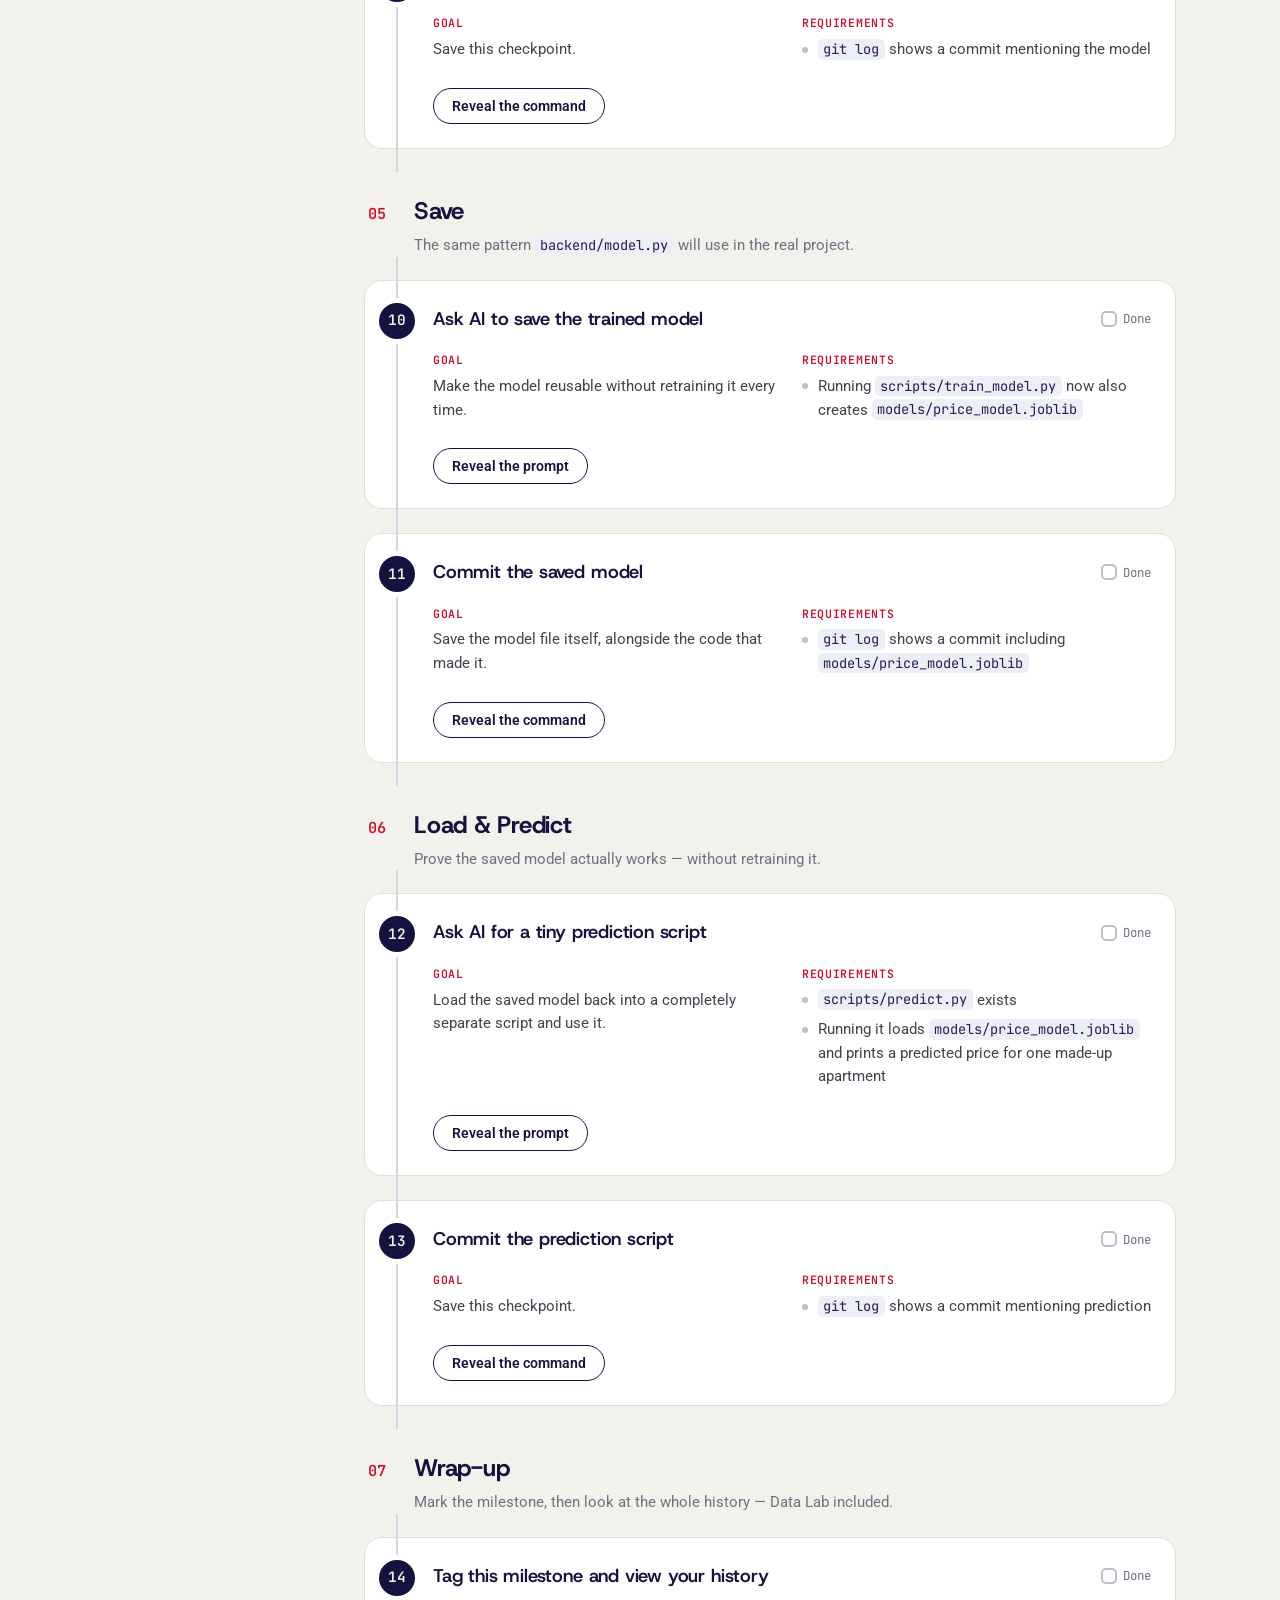
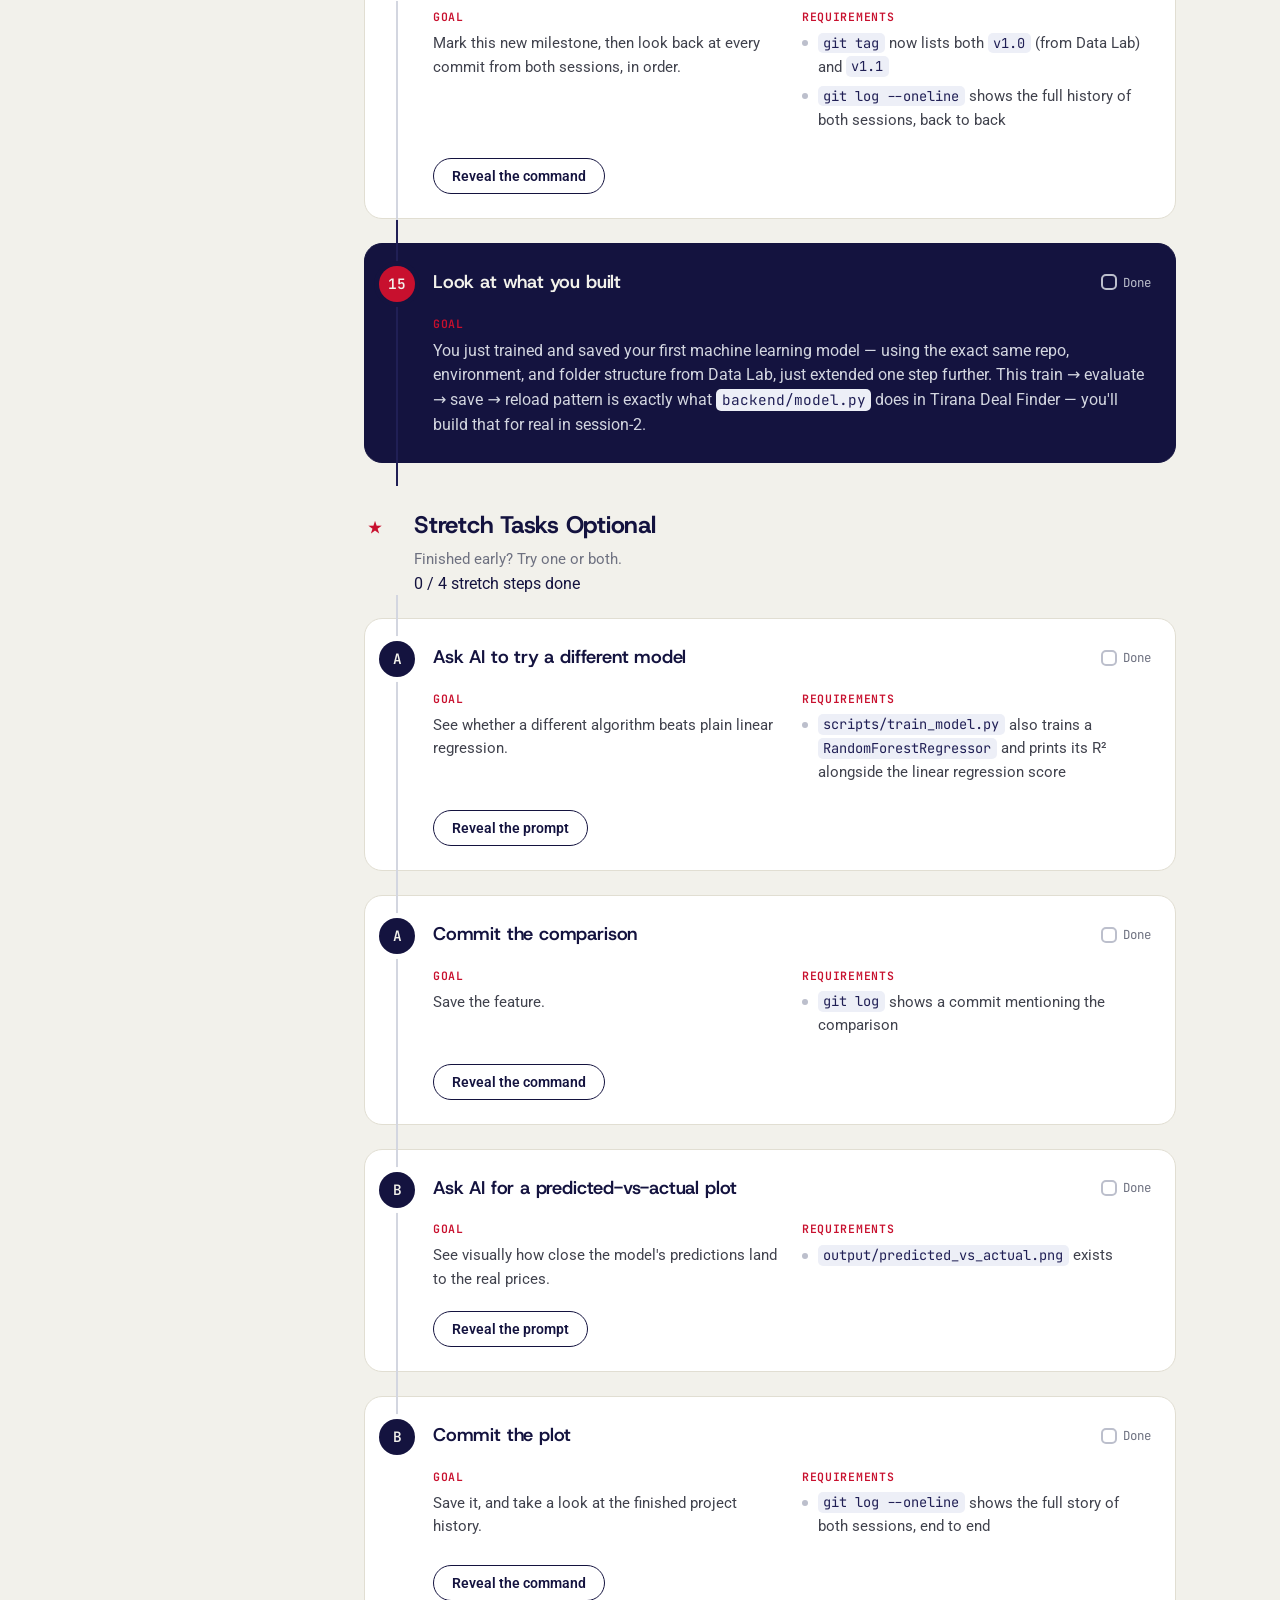
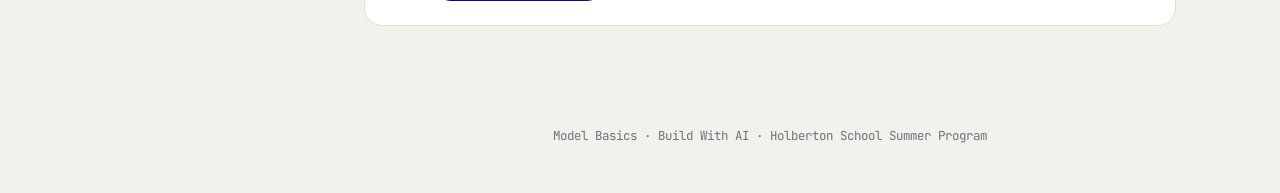
<file: week-1/model-basics.html>
<!DOCTYPE html>
<html lang="en">
<head>
<meta charset="UTF-8">
<meta name="viewport" content="width=device-width, initial-scale=1.0">
<title>Model Basics — Build With AI</title>
<meta name="description" content="Train and save a simple linear regression model on fake apartment data — continuing the same repo as Data Lab.">
<link rel="icon" href="data:,">

<link rel="preconnect" href="https://fonts.googleapis.com">
<link rel="preconnect" href="https://fonts.gstatic.com" crossorigin>
<link href="https://fonts.googleapis.com/css2?family=Host+Grotesk:ital,wght@0,300..800;1,300..800&family=Roboto:wght@300;400;500;700&family=JetBrains+Mono:wght@400;500;600&display=swap" rel="stylesheet">

<link rel="stylesheet" href="../assets/styles.css">
</head>
<body data-page="week-1/model-basics" data-depth="1">

<header class="hero">
  <svg class="hero-rings" viewBox="0 0 600 600" aria-hidden="true">
    <circle cx="470" cy="140" r="60"></circle>
    <circle cx="470" cy="140" r="110"></circle>
    <circle cx="470" cy="140" r="165"></circle>
    <circle cx="470" cy="140" r="225"></circle>
  </svg>

  <div class="hero-content">
    <p class="eyebrow">Holberton Summer School · Week 1</p>
    <h1>Model Basics</h1>
    <p class="hero-sub">Train a simple model on the data you already built, and save it so it never needs retraining.</p>

    <div class="hero-note">
      <p><strong>No new repo —</strong> this continues the exact same <code>tirana-practice</code> repo and virtual environment from Data Lab. If you haven't done Data Lab yet, do that first.</p>
    </div>
  </div>
</header>

<nav class="phase-nav" aria-label="Phase navigation">
  <a href="#phase-1"><span class="nav-index">01</span>Pick Up Where You Left Off</a>
  <a href="#phase-2"><span class="nav-index">02</span>Add Modeling Library</a>
  <a href="#phase-3"><span class="nav-index">03</span>Make Room for a Model</a>
  <a href="#phase-4"><span class="nav-index">04</span>Train</a>
  <a href="#phase-5"><span class="nav-index">05</span>Save</a>
  <a href="#phase-6"><span class="nav-index">06</span>Load &amp; Predict</a>
  <a href="#phase-7"><span class="nav-index">07</span>Wrap-up</a>
  <a href="#stretch"><span class="nav-index">★</span>Stretch</a>
</nav>

<div class="progress-bar" role="group" aria-label="Session progress">
  <div class="progress-track">
    <div class="progress-fill" id="progress-fill"></div>
  </div>
  <p class="progress-label"><span id="progress-count">0</span> / 15 steps committed</p>
</div>

<main class="build-log">

  <!-- ============ PHASE 1 ============ -->
  <section class="phase" id="phase-1" data-phase="1">
    <div class="phase-heading">
      <span class="phase-index">01</span>
      <div>
        <h2>Pick Up Where You Left Off</h2>
        <p class="phase-intro">Same repo, same environment — just reactivated, not recreated.</p>
      </div>
    </div>

    <article class="task-card" id="step-1" data-step="1">
      <div class="task-head">
        <span class="step-dot">1</span>
        <h3>Reopen your project and activate your environment</h3>
        <label class="done-toggle">
          <input type="checkbox" class="done-checkbox" data-step="1">
          <span>Done</span>
        </label>
      </div>
      <div class="task-body">
        <div class="task-goal">
          <h4>Goal</h4>
          <p>Get back into the exact same project and virtual environment from Data Lab — no new repo, no new venv.</p>
        </div>
        <div class="task-reqs">
          <h4>Requirements</h4>
          <ul>
            <li>You're inside your <code>tirana-practice</code> folder</li>
            <li>Your prompt shows <code>(venv)</code> again</li>
          </ul>
        </div>
      </div>
      <button class="reveal-btn" type="button" aria-expanded="false" aria-controls="reveal-1">Reveal the command</button>
      <div class="reveal-panel" id="reveal-1" hidden>
        <div class="term-window">
          <div class="term-chrome"><span class="dot dot-a"></span><span class="dot dot-b"></span><span class="dot dot-c"></span></div>
          <pre class="term-body"><code>cd tirana-practice
source venv/bin/activate</code></pre>
        </div>
      </div>
    </article>
  </section>

  <!-- ============ PHASE 2 ============ -->
  <section class="phase" id="phase-2" data-phase="2">
    <div class="phase-heading">
      <span class="phase-index">02</span>
      <div>
        <h2>Add a Modeling Library</h2>
        <p class="phase-intro">One new dependency, added the exact same way as pandas and matplotlib were.</p>
      </div>
    </div>

    <article class="task-card" id="step-2" data-step="2">
      <div class="task-head">
        <span class="step-dot">2</span>
        <h3>Install scikit-learn</h3>
        <label class="done-toggle">
          <input type="checkbox" class="done-checkbox" data-step="2">
          <span>Done</span>
        </label>
      </div>
      <div class="task-body">
        <div class="task-goal">
          <h4>Goal</h4>
          <p>Add the machine learning library this session needs, inside your existing virtual environment.</p>
        </div>
        <div class="task-reqs">
          <h4>Requirements</h4>
          <ul>
            <li><code>(venv)</code> is still showing in your prompt</li>
            <li><code>pip show scikit-learn</code> returns version info</li>
          </ul>
        </div>
      </div>
      <button class="reveal-btn" type="button" aria-expanded="false" aria-controls="reveal-2">Reveal the command</button>
      <div class="reveal-panel" id="reveal-2" hidden>
        <div class="term-window">
          <div class="term-chrome"><span class="dot dot-a"></span><span class="dot dot-b"></span><span class="dot dot-c"></span></div>
          <pre class="term-body"><code>pip install scikit-learn</code></pre>
        </div>
      </div>
    </article>

    <article class="task-card" id="step-3" data-step="3">
      <div class="task-head">
        <span class="step-dot">3</span>
        <h3>Update requirements.txt</h3>
        <label class="done-toggle">
          <input type="checkbox" class="done-checkbox" data-step="3">
          <span>Done</span>
        </label>
      </div>
      <div class="task-body">
        <div class="task-goal">
          <h4>Goal</h4>
          <p>Keep your dependency list in sync with what's actually installed.</p>
        </div>
        <div class="task-reqs">
          <h4>Requirements</h4>
          <ul>
            <li><code>requirements.txt</code> now also lists <code>scikit-learn</code> (and <code>joblib</code>, installed alongside it)</li>
          </ul>
        </div>
      </div>
      <button class="reveal-btn" type="button" aria-expanded="false" aria-controls="reveal-3">Reveal the command</button>
      <div class="reveal-panel" id="reveal-3" hidden>
        <div class="term-window">
          <div class="term-chrome"><span class="dot dot-a"></span><span class="dot dot-b"></span><span class="dot dot-c"></span></div>
          <pre class="term-body"><code>pip freeze > requirements.txt
cat requirements.txt</code></pre>
        </div>
      </div>
    </article>

    <article class="task-card" id="step-4" data-step="4">
      <div class="task-head">
        <span class="step-dot">4</span>
        <h3>Commit the new dependency</h3>
        <label class="done-toggle">
          <input type="checkbox" class="done-checkbox" data-step="4">
          <span>Done</span>
        </label>
      </div>
      <div class="task-body">
        <div class="task-goal">
          <h4>Goal</h4>
          <p>Save this checkpoint before writing any modeling code.</p>
        </div>
        <div class="task-reqs">
          <h4>Requirements</h4>
          <ul>
            <li><code>git log</code> shows a commit mentioning scikit-learn</li>
          </ul>
        </div>
      </div>
      <button class="reveal-btn" type="button" aria-expanded="false" aria-controls="reveal-4">Reveal the command</button>
      <div class="reveal-panel" id="reveal-4" hidden>
        <div class="term-window">
          <div class="term-chrome"><span class="dot dot-a"></span><span class="dot dot-b"></span><span class="dot dot-c"></span></div>
          <pre class="term-body"><code>git add requirements.txt
git commit -m "add scikit-learn dependency"
git push</code></pre>
        </div>
      </div>
    </article>
  </section>

  <!-- ============ PHASE 3 ============ -->
  <section class="phase" id="phase-3" data-phase="3">
    <div class="phase-heading">
      <span class="phase-index">03</span>
      <div>
        <h2>Make Room for a Saved Model</h2>
        <p class="phase-intro">The same <code>.gitkeep</code> trick from Data Lab, one folder further.</p>
      </div>
    </div>

    <article class="task-card" id="step-5" data-step="5">
      <div class="task-head">
        <span class="step-dot">5</span>
        <h3>Create a models/ folder</h3>
        <label class="done-toggle">
          <input type="checkbox" class="done-checkbox" data-step="5">
          <span>Done</span>
        </label>
      </div>
      <div class="task-body">
        <div class="task-goal">
          <h4>Goal</h4>
          <p>Give trained models their own home, separate from data, scripts, and output.</p>
        </div>
        <div class="task-reqs">
          <h4>Requirements</h4>
          <ul>
            <li><code>models/</code> exists at the project root</li>
          </ul>
        </div>
      </div>
      <button class="reveal-btn" type="button" aria-expanded="false" aria-controls="reveal-5">Reveal the command</button>
      <div class="reveal-panel" id="reveal-5" hidden>
        <div class="term-window">
          <div class="term-chrome"><span class="dot dot-a"></span><span class="dot dot-b"></span><span class="dot dot-c"></span></div>
          <pre class="term-body"><code>mkdir models</code></pre>
        </div>
      </div>
    </article>

    <article class="task-card" id="step-6" data-step="6">
      <div class="task-head">
        <span class="step-dot">6</span>
        <h3>Make Git track it</h3>
        <label class="done-toggle">
          <input type="checkbox" class="done-checkbox" data-step="6">
          <span>Done</span>
        </label>
      </div>
      <div class="task-body">
        <div class="task-goal">
          <h4>Goal</h4>
          <p>Same reason as Data Lab — Git won't track an empty folder without a placeholder file inside it.</p>
        </div>
        <div class="task-reqs">
          <h4>Requirements</h4>
          <ul>
            <li><code>models/.gitkeep</code> exists</li>
          </ul>
        </div>
      </div>
      <button class="reveal-btn" type="button" aria-expanded="false" aria-controls="reveal-6">Reveal the command</button>
      <div class="reveal-panel" id="reveal-6" hidden>
        <div class="term-window">
          <div class="term-chrome"><span class="dot dot-a"></span><span class="dot dot-b"></span><span class="dot dot-c"></span></div>
          <pre class="term-body"><code>touch models/.gitkeep</code></pre>
        </div>
      </div>
    </article>

    <article class="task-card" id="step-7" data-step="7">
      <div class="task-head">
        <span class="step-dot">7</span>
        <h3>Commit the new folder</h3>
        <label class="done-toggle">
          <input type="checkbox" class="done-checkbox" data-step="7">
          <span>Done</span>
        </label>
      </div>
      <div class="task-body">
        <div class="task-goal">
          <h4>Goal</h4>
          <p>Save the structure before it holds anything.</p>
        </div>
        <div class="task-reqs">
          <h4>Requirements</h4>
          <ul>
            <li>GitHub shows the <code>models/</code> folder</li>
          </ul>
        </div>
      </div>
      <button class="reveal-btn" type="button" aria-expanded="false" aria-controls="reveal-7">Reveal the command</button>
      <div class="reveal-panel" id="reveal-7" hidden>
        <div class="term-window">
          <div class="term-chrome"><span class="dot dot-a"></span><span class="dot dot-b"></span><span class="dot dot-c"></span></div>
          <pre class="term-body"><code>git add models/.gitkeep
git commit -m "add models folder"
git push</code></pre>
        </div>
      </div>
    </article>
  </section>

  <!-- ============ PHASE 4 ============ -->
  <section class="phase" id="phase-4" data-phase="4">
    <div class="phase-heading">
      <span class="phase-index">04</span>
      <div>
        <h2>Train</h2>
        <p class="phase-intro">Turn your cleaned apartment data into an actual predictive model.</p>
      </div>
    </div>

    <article class="task-card" id="step-8" data-step="8">
      <div class="task-head">
        <span class="step-dot">8</span>
        <h3>Ask AI to train a linear regression model</h3>
        <label class="done-toggle">
          <input type="checkbox" class="done-checkbox" data-step="8">
          <span>Done</span>
        </label>
      </div>
      <div class="task-body">
        <div class="task-goal">
          <h4>Goal</h4>
          <p>See the full train/evaluate loop once, on data you already understand.</p>
        </div>
        <div class="task-reqs">
          <h4>Requirements</h4>
          <ul>
            <li><code>scripts/train_model.py</code> exists</li>
            <li>It splits the data into train and test sets, trains a <code>LinearRegression</code> model to predict price from sqm, bedrooms, bathrooms, and floor</li>
            <li>Running it prints an R² score and mean absolute error on the test set</li>
          </ul>
        </div>
      </div>
      <button class="reveal-btn" type="button" aria-expanded="false" aria-controls="reveal-8">Reveal the prompt</button>
      <div class="reveal-panel" id="reveal-8" hidden>
        <div class="prompt-block">
          <p class="prompt-kicker">Say this to your AI assistant</p>
          <p class="prompt-text">"Write a Python script scripts/train_model.py that loads data/apartments.csv with pandas, splits it into train and test sets using scikit-learn, trains a LinearRegression model to predict price from sqm, bedrooms, bathrooms, and floor, and prints the R² score and mean absolute error on the test set."</p>
        </div>
        <div class="term-window">
          <div class="term-chrome"><span class="dot dot-a"></span><span class="dot dot-b"></span><span class="dot dot-c"></span></div>
          <pre class="term-body"><code>python3 scripts/train_model.py</code></pre>
        </div>
      </div>
    </article>

    <article class="task-card" id="step-9" data-step="9">
      <div class="task-head">
        <span class="step-dot">9</span>
        <h3>Commit the training script</h3>
        <label class="done-toggle">
          <input type="checkbox" class="done-checkbox" data-step="9">
          <span>Done</span>
        </label>
      </div>
      <div class="task-body">
        <div class="task-goal">
          <h4>Goal</h4>
          <p>Save this checkpoint.</p>
        </div>
        <div class="task-reqs">
          <h4>Requirements</h4>
          <ul>
            <li><code>git log</code> shows a commit mentioning the model</li>
          </ul>
        </div>
      </div>
      <button class="reveal-btn" type="button" aria-expanded="false" aria-controls="reveal-9">Reveal the command</button>
      <div class="reveal-panel" id="reveal-9" hidden>
        <div class="term-window">
          <div class="term-chrome"><span class="dot dot-a"></span><span class="dot dot-b"></span><span class="dot dot-c"></span></div>
          <pre class="term-body"><code>git add scripts/train_model.py
git commit -m "train a linear regression model"
git push</code></pre>
        </div>
      </div>
    </article>
  </section>

  <!-- ============ PHASE 5 ============ -->
  <section class="phase" id="phase-5" data-phase="5">
    <div class="phase-heading">
      <span class="phase-index">05</span>
      <div>
        <h2>Save</h2>
        <p class="phase-intro">The same pattern <code>backend/model.py</code> will use in the real project.</p>
      </div>
    </div>

    <article class="task-card" id="step-10" data-step="10">
      <div class="task-head">
        <span class="step-dot">10</span>
        <h3>Ask AI to save the trained model</h3>
        <label class="done-toggle">
          <input type="checkbox" class="done-checkbox" data-step="10">
          <span>Done</span>
        </label>
      </div>
      <div class="task-body">
        <div class="task-goal">
          <h4>Goal</h4>
          <p>Make the model reusable without retraining it every time.</p>
        </div>
        <div class="task-reqs">
          <h4>Requirements</h4>
          <ul>
            <li>Running <code>scripts/train_model.py</code> now also creates <code>models/price_model.joblib</code></li>
          </ul>
        </div>
      </div>
      <button class="reveal-btn" type="button" aria-expanded="false" aria-controls="reveal-10">Reveal the prompt</button>
      <div class="reveal-panel" id="reveal-10" hidden>
        <div class="prompt-block">
          <p class="prompt-kicker">Say this to your AI assistant</p>
          <p class="prompt-text">"Add code to scripts/train_model.py that saves the trained model to models/price_model.joblib using joblib.dump."</p>
        </div>
        <div class="term-window">
          <div class="term-chrome"><span class="dot dot-a"></span><span class="dot dot-b"></span><span class="dot dot-c"></span></div>
          <pre class="term-body"><code>python3 scripts/train_model.py</code></pre>
        </div>
      </div>
    </article>

    <article class="task-card" id="step-11" data-step="11">
      <div class="task-head">
        <span class="step-dot">11</span>
        <h3>Commit the saved model</h3>
        <label class="done-toggle">
          <input type="checkbox" class="done-checkbox" data-step="11">
          <span>Done</span>
        </label>
      </div>
      <div class="task-body">
        <div class="task-goal">
          <h4>Goal</h4>
          <p>Save the model file itself, alongside the code that made it.</p>
        </div>
        <div class="task-reqs">
          <h4>Requirements</h4>
          <ul>
            <li><code>git log</code> shows a commit including <code>models/price_model.joblib</code></li>
          </ul>
        </div>
      </div>
      <button class="reveal-btn" type="button" aria-expanded="false" aria-controls="reveal-11">Reveal the command</button>
      <div class="reveal-panel" id="reveal-11" hidden>
        <div class="term-window">
          <div class="term-chrome"><span class="dot dot-a"></span><span class="dot dot-b"></span><span class="dot dot-c"></span></div>
          <pre class="term-body"><code>git add scripts/train_model.py models/price_model.joblib
git commit -m "save trained model with joblib"
git push</code></pre>
        </div>
      </div>
    </article>
  </section>

  <!-- ============ PHASE 6 ============ -->
  <section class="phase" id="phase-6" data-phase="6">
    <div class="phase-heading">
      <span class="phase-index">06</span>
      <div>
        <h2>Load &amp; Predict</h2>
        <p class="phase-intro">Prove the saved model actually works — without retraining it.</p>
      </div>
    </div>

    <article class="task-card" id="step-12" data-step="12">
      <div class="task-head">
        <span class="step-dot">12</span>
        <h3>Ask AI for a tiny prediction script</h3>
        <label class="done-toggle">
          <input type="checkbox" class="done-checkbox" data-step="12">
          <span>Done</span>
        </label>
      </div>
      <div class="task-body">
        <div class="task-goal">
          <h4>Goal</h4>
          <p>Load the saved model back into a completely separate script and use it.</p>
        </div>
        <div class="task-reqs">
          <h4>Requirements</h4>
          <ul>
            <li><code>scripts/predict.py</code> exists</li>
            <li>Running it loads <code>models/price_model.joblib</code> and prints a predicted price for one made-up apartment</li>
          </ul>
        </div>
      </div>
      <button class="reveal-btn" type="button" aria-expanded="false" aria-controls="reveal-12">Reveal the prompt</button>
      <div class="reveal-panel" id="reveal-12" hidden>
        <div class="prompt-block">
          <p class="prompt-kicker">Say this to your AI assistant</p>
          <p class="prompt-text">"Write a Python script scripts/predict.py that loads models/price_model.joblib with joblib.load, then predicts and prints the price for a made-up apartment with sqm=75, bedrooms=2, bathrooms=1, floor=3."</p>
        </div>
        <div class="term-window">
          <div class="term-chrome"><span class="dot dot-a"></span><span class="dot dot-b"></span><span class="dot dot-c"></span></div>
          <pre class="term-body"><code>python3 scripts/predict.py</code></pre>
        </div>
      </div>
    </article>

    <article class="task-card" id="step-13" data-step="13">
      <div class="task-head">
        <span class="step-dot">13</span>
        <h3>Commit the prediction script</h3>
        <label class="done-toggle">
          <input type="checkbox" class="done-checkbox" data-step="13">
          <span>Done</span>
        </label>
      </div>
      <div class="task-body">
        <div class="task-goal">
          <h4>Goal</h4>
          <p>Save this checkpoint.</p>
        </div>
        <div class="task-reqs">
          <h4>Requirements</h4>
          <ul>
            <li><code>git log</code> shows a commit mentioning prediction</li>
          </ul>
        </div>
      </div>
      <button class="reveal-btn" type="button" aria-expanded="false" aria-controls="reveal-13">Reveal the command</button>
      <div class="reveal-panel" id="reveal-13" hidden>
        <div class="term-window">
          <div class="term-chrome"><span class="dot dot-a"></span><span class="dot dot-b"></span><span class="dot dot-c"></span></div>
          <pre class="term-body"><code>git add scripts/predict.py
git commit -m "add prediction script"
git push</code></pre>
        </div>
      </div>
    </article>
  </section>

  <!-- ============ PHASE 7 ============ -->
  <section class="phase" id="phase-7" data-phase="7">
    <div class="phase-heading">
      <span class="phase-index">07</span>
      <div>
        <h2>Wrap-up</h2>
        <p class="phase-intro">Mark the milestone, then look at the whole history — Data Lab included.</p>
      </div>
    </div>

    <article class="task-card" id="step-14" data-step="14">
      <div class="task-head">
        <span class="step-dot">14</span>
        <h3>Tag this milestone and view your history</h3>
        <label class="done-toggle">
          <input type="checkbox" class="done-checkbox" data-step="14">
          <span>Done</span>
        </label>
      </div>
      <div class="task-body">
        <div class="task-goal">
          <h4>Goal</h4>
          <p>Mark this new milestone, then look back at every commit from both sessions, in order.</p>
        </div>
        <div class="task-reqs">
          <h4>Requirements</h4>
          <ul>
            <li><code>git tag</code> now lists both <code>v1.0</code> (from Data Lab) and <code>v1.1</code></li>
            <li><code>git log --oneline</code> shows the full history of both sessions, back to back</li>
          </ul>
        </div>
      </div>
      <button class="reveal-btn" type="button" aria-expanded="false" aria-controls="reveal-14">Reveal the command</button>
      <div class="reveal-panel" id="reveal-14" hidden>
        <div class="term-window">
          <div class="term-chrome"><span class="dot dot-a"></span><span class="dot dot-b"></span><span class="dot dot-c"></span></div>
          <pre class="term-body"><code>git tag v1.1
git push --tags
git log --oneline</code></pre>
        </div>
      </div>
    </article>

    <article class="task-card closing-card" id="step-15" data-step="15">
      <div class="task-head">
        <span class="step-dot">15</span>
        <h3>Look at what you built</h3>
        <label class="done-toggle">
          <input type="checkbox" class="done-checkbox" data-step="15">
          <span>Done</span>
        </label>
      </div>
      <div class="task-body single">
        <div class="task-goal">
          <h4>Goal</h4>
          <p>You just trained and saved your first machine learning model — using the exact same repo, environment, and folder structure from Data Lab, just extended one step further. This train → evaluate → save → reload pattern is exactly what <code>backend/model.py</code> does in Tirana Deal Finder — you'll build that for real in session-2.</p>
        </div>
      </div>
    </article>
  </section>

  <!-- ============ STRETCH ============ -->
  <section class="phase stretch-section" id="stretch" data-phase="stretch">
    <div class="phase-heading stretch-heading">
      <span class="phase-index">★</span>
      <div>
        <h2>Stretch Tasks <span class="optional-badge">Optional</span></h2>
        <p class="phase-intro">Finished early? Try one or both.</p>
        <p class="stretch-progress"><span id="stretch-count">0</span> / 4 stretch steps done</p>
      </div>
    </div>

    <article class="task-card stretch-card" id="step-16" data-step="16">
      <div class="task-head">
        <span class="step-dot">A</span>
        <h3>Ask AI to try a different model</h3>
        <label class="done-toggle">
          <input type="checkbox" class="done-checkbox" data-step="16">
          <span>Done</span>
        </label>
      </div>
      <div class="task-body">
        <div class="task-goal">
          <h4>Goal</h4>
          <p>See whether a different algorithm beats plain linear regression.</p>
        </div>
        <div class="task-reqs">
          <h4>Requirements</h4>
          <ul>
            <li><code>scripts/train_model.py</code> also trains a <code>RandomForestRegressor</code> and prints its R² alongside the linear regression score</li>
          </ul>
        </div>
      </div>
      <button class="reveal-btn" type="button" aria-expanded="false" aria-controls="reveal-16">Reveal the prompt</button>
      <div class="reveal-panel" id="reveal-16" hidden>
        <div class="prompt-block">
          <p class="prompt-kicker">Say this to your AI assistant</p>
          <p class="prompt-text">"Add a RandomForestRegressor from scikit-learn to scripts/train_model.py, train it on the same data, and print its R² score next to the linear regression one for comparison."</p>
        </div>
      </div>
    </article>

    <article class="task-card stretch-card" id="step-17" data-step="17">
      <div class="task-head">
        <span class="step-dot">A</span>
        <h3>Commit the comparison</h3>
        <label class="done-toggle">
          <input type="checkbox" class="done-checkbox" data-step="17">
          <span>Done</span>
        </label>
      </div>
      <div class="task-body">
        <div class="task-goal">
          <h4>Goal</h4>
          <p>Save the feature.</p>
        </div>
        <div class="task-reqs">
          <h4>Requirements</h4>
          <ul>
            <li><code>git log</code> shows a commit mentioning the comparison</li>
          </ul>
        </div>
      </div>
      <button class="reveal-btn" type="button" aria-expanded="false" aria-controls="reveal-17">Reveal the command</button>
      <div class="reveal-panel" id="reveal-17" hidden>
        <div class="term-window">
          <div class="term-chrome"><span class="dot dot-a"></span><span class="dot dot-b"></span><span class="dot dot-c"></span></div>
          <pre class="term-body"><code>git add scripts/train_model.py
git commit -m "compare linear regression vs random forest"
git push</code></pre>
        </div>
      </div>
    </article>

    <article class="task-card stretch-card" id="step-18" data-step="18">
      <div class="task-head">
        <span class="step-dot">B</span>
        <h3>Ask AI for a predicted-vs-actual plot</h3>
        <label class="done-toggle">
          <input type="checkbox" class="done-checkbox" data-step="18">
          <span>Done</span>
        </label>
      </div>
      <div class="task-body">
        <div class="task-goal">
          <h4>Goal</h4>
          <p>See visually how close the model's predictions land to the real prices.</p>
        </div>
        <div class="task-reqs">
          <h4>Requirements</h4>
          <ul>
            <li><code>output/predicted_vs_actual.png</code> exists</li>
          </ul>
        </div>
      </div>
      <button class="reveal-btn" type="button" aria-expanded="false" aria-controls="reveal-18">Reveal the prompt</button>
      <div class="reveal-panel" id="reveal-18" hidden>
        <div class="prompt-block">
          <p class="prompt-kicker">Say this to your AI assistant</p>
          <p class="prompt-text">"Add a scatter plot to scripts/train_model.py comparing actual vs predicted prices on the test set, saved to output/predicted_vs_actual.png."</p>
        </div>
      </div>
    </article>

    <article class="task-card stretch-card" id="step-19" data-step="19">
      <div class="task-head">
        <span class="step-dot">B</span>
        <h3>Commit the plot</h3>
        <label class="done-toggle">
          <input type="checkbox" class="done-checkbox" data-step="19">
          <span>Done</span>
        </label>
      </div>
      <div class="task-body">
        <div class="task-goal">
          <h4>Goal</h4>
          <p>Save it, and take a look at the finished project history.</p>
        </div>
        <div class="task-reqs">
          <h4>Requirements</h4>
          <ul>
            <li><code>git log --oneline</code> shows the full story of both sessions, end to end</li>
          </ul>
        </div>
      </div>
      <button class="reveal-btn" type="button" aria-expanded="false" aria-controls="reveal-19">Reveal the command</button>
      <div class="reveal-panel" id="reveal-19" hidden>
        <div class="term-window">
          <div class="term-chrome"><span class="dot dot-a"></span><span class="dot dot-b"></span><span class="dot dot-c"></span></div>
          <pre class="term-body"><code>git add scripts/train_model.py output/predicted_vs_actual.png
git commit -m "add predicted vs actual plot"
git push</code></pre>
        </div>
      </div>
    </article>
  </section>

</main>

<footer class="closing-footer">
  <p>Model Basics · Build With AI · Holberton School Summer Program</p>
</footer>

<script src="../assets/sitemap.js" defer></script>
<script src="../assets/script.js" defer></script>
</body>
</html>
</file>
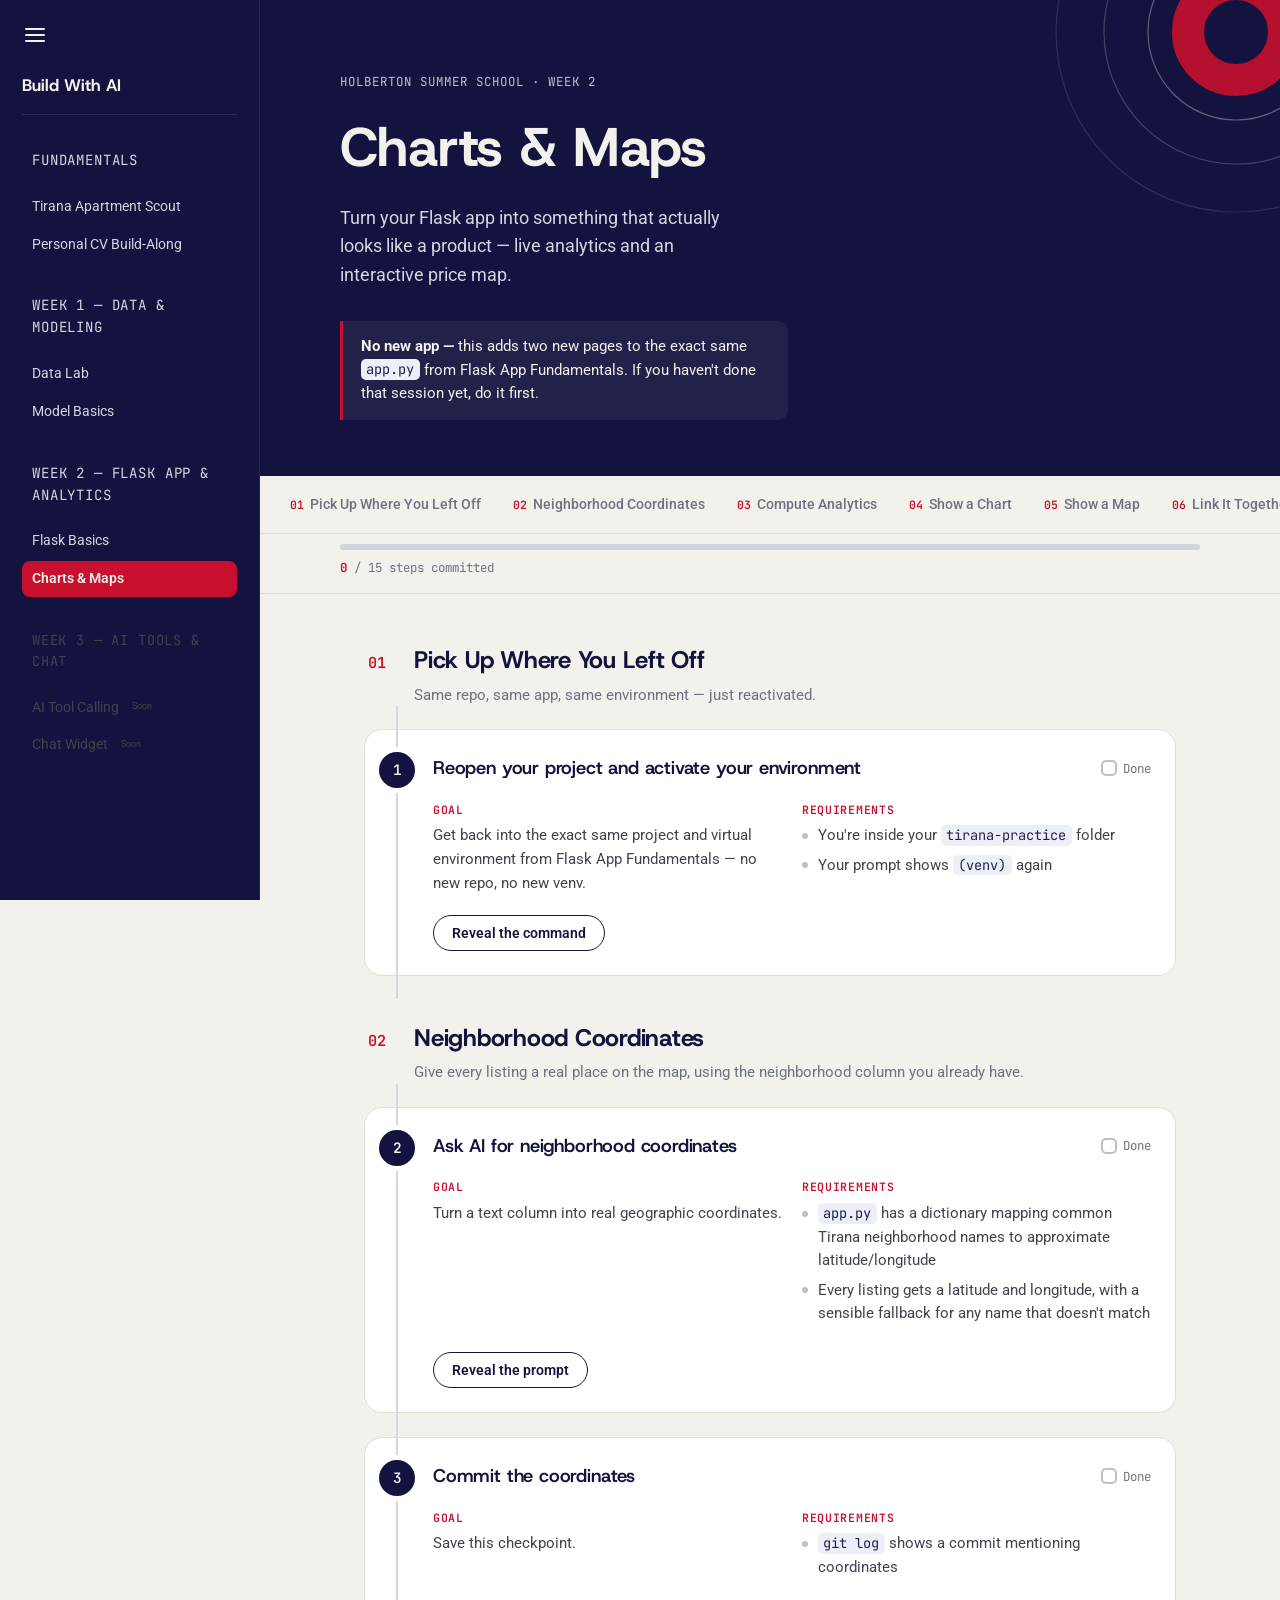
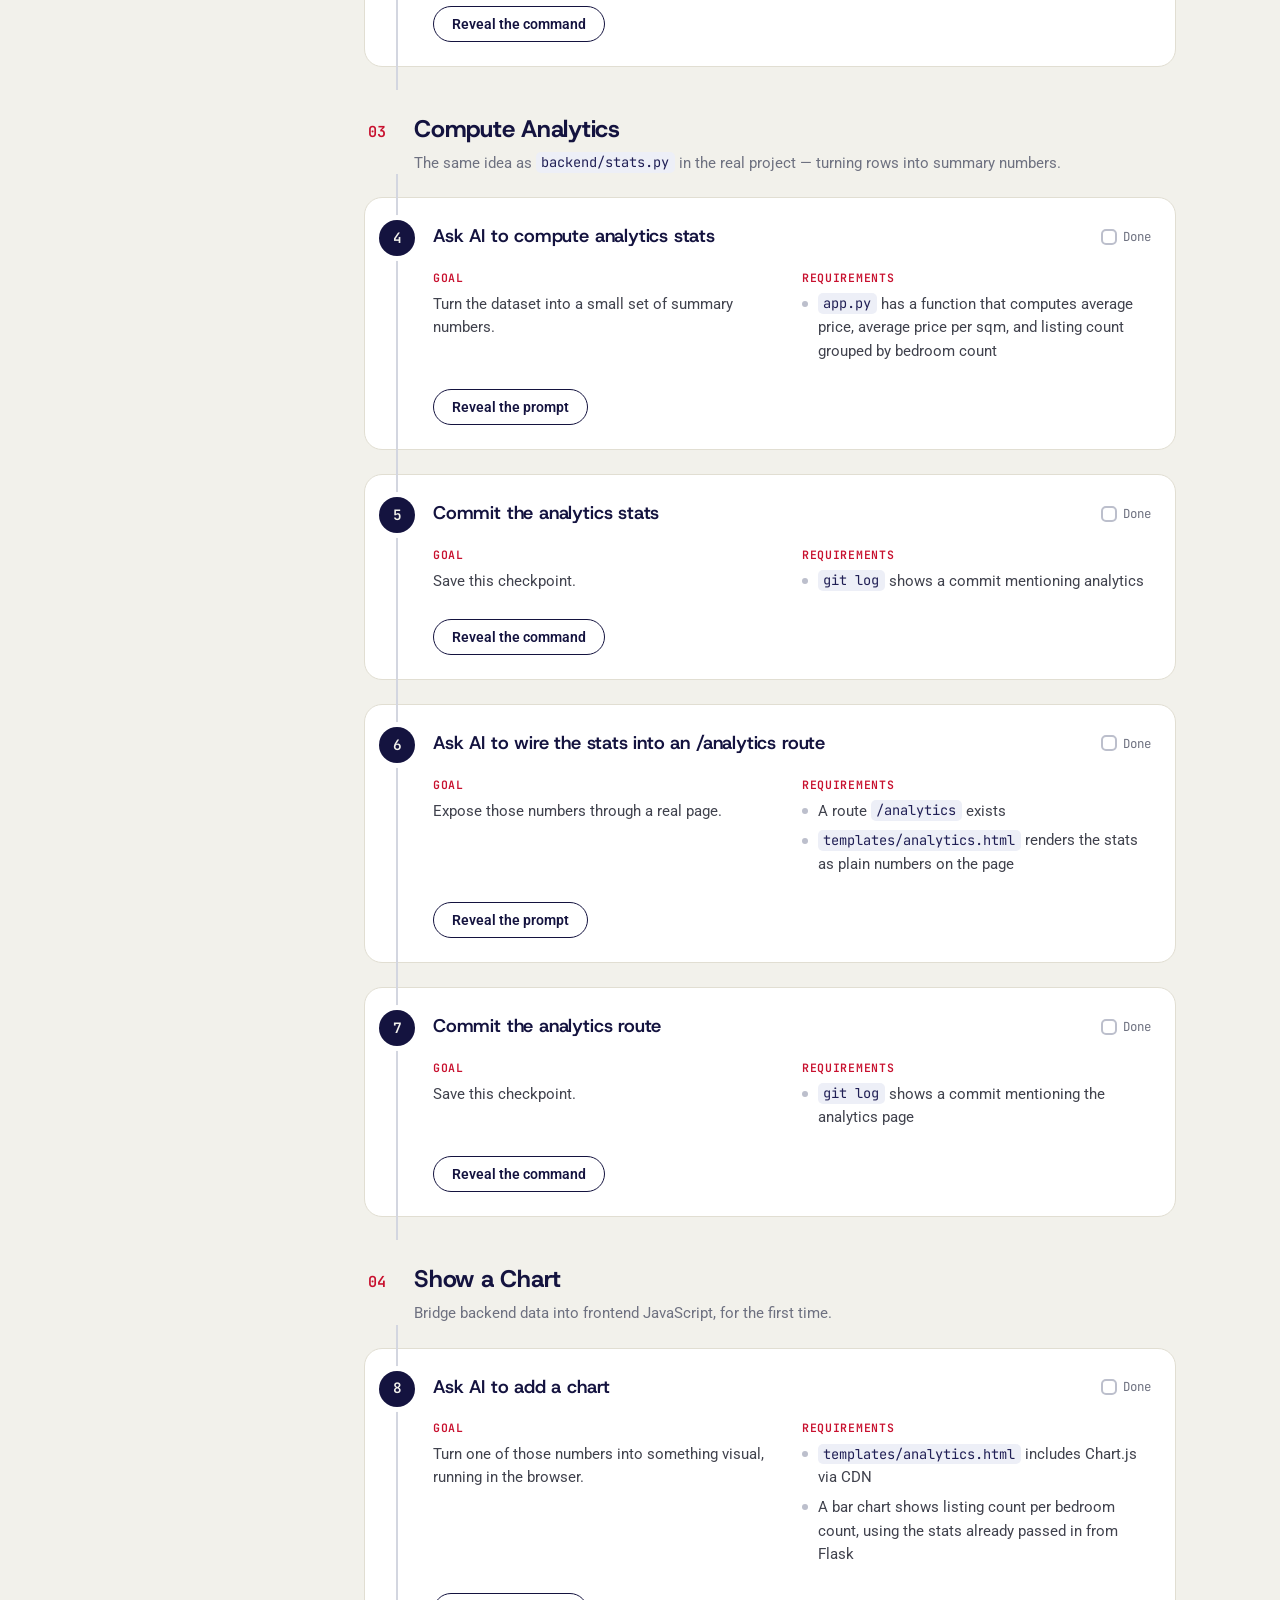
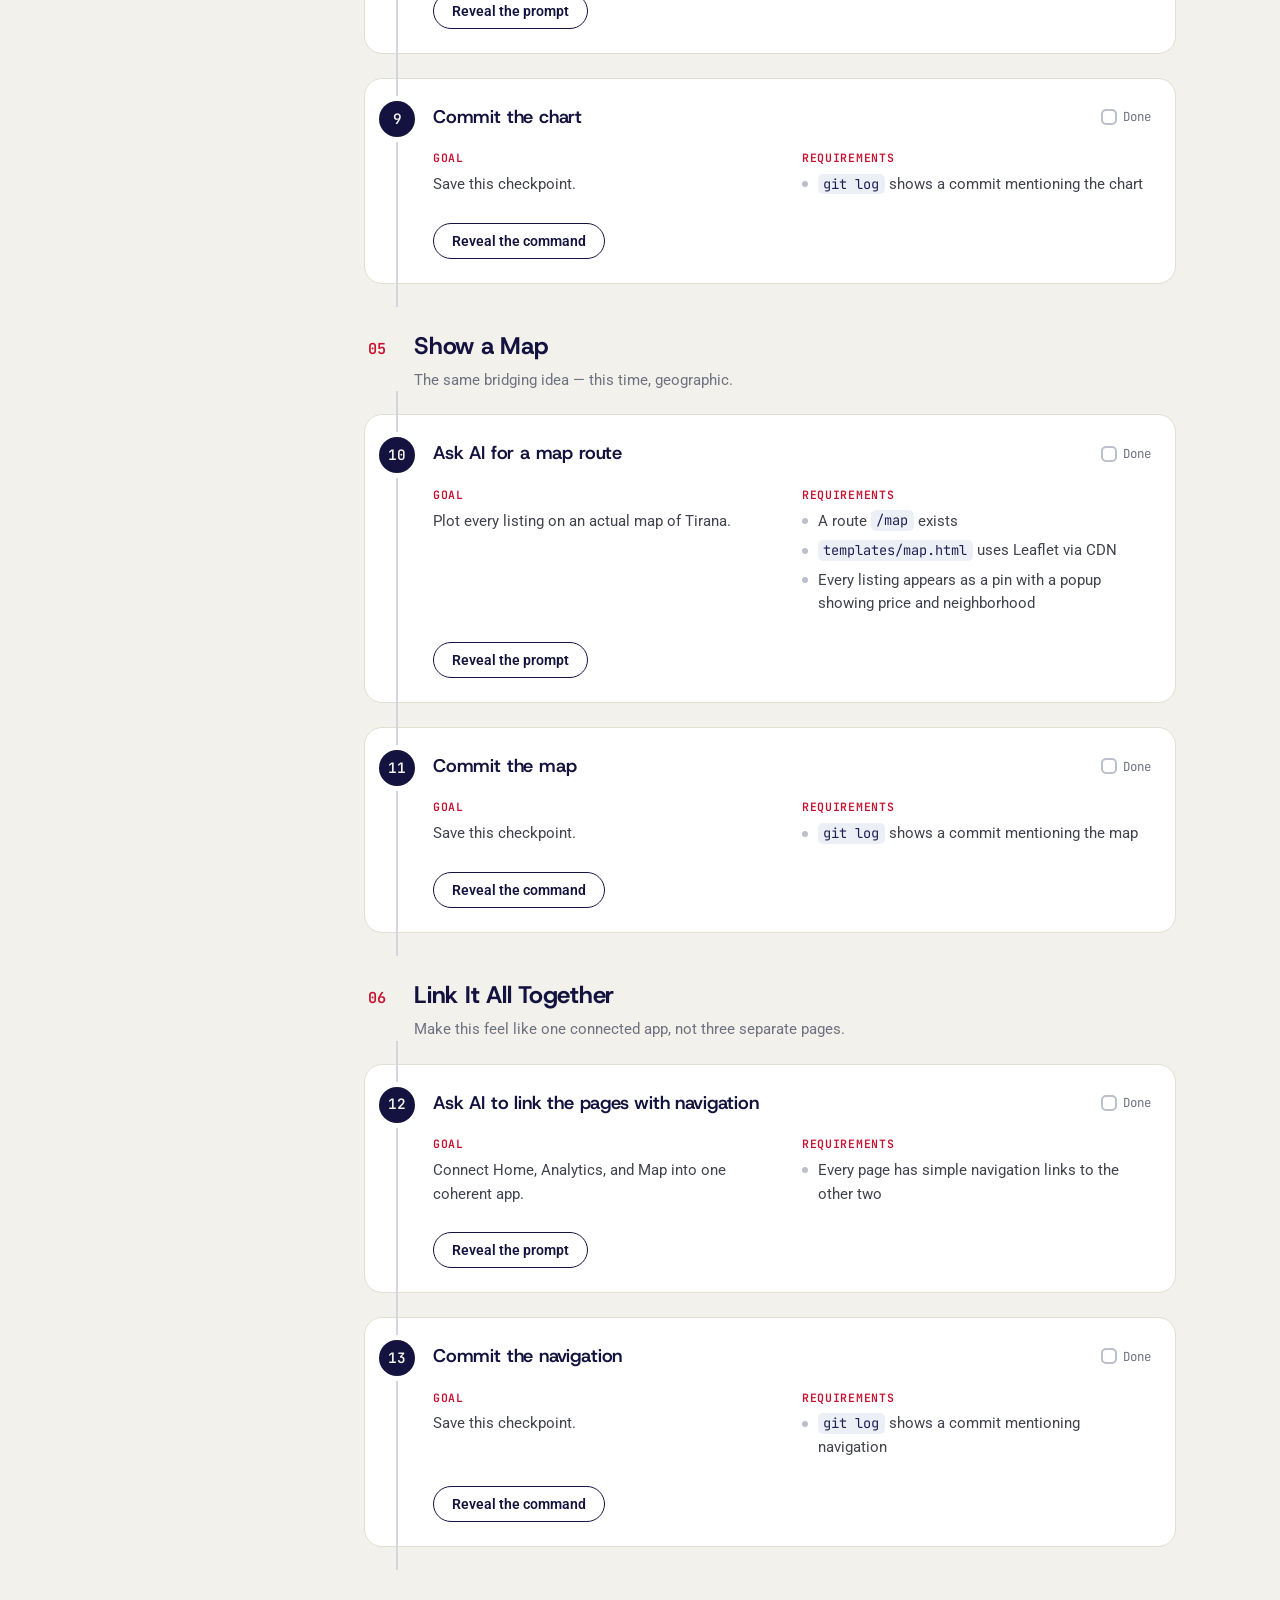
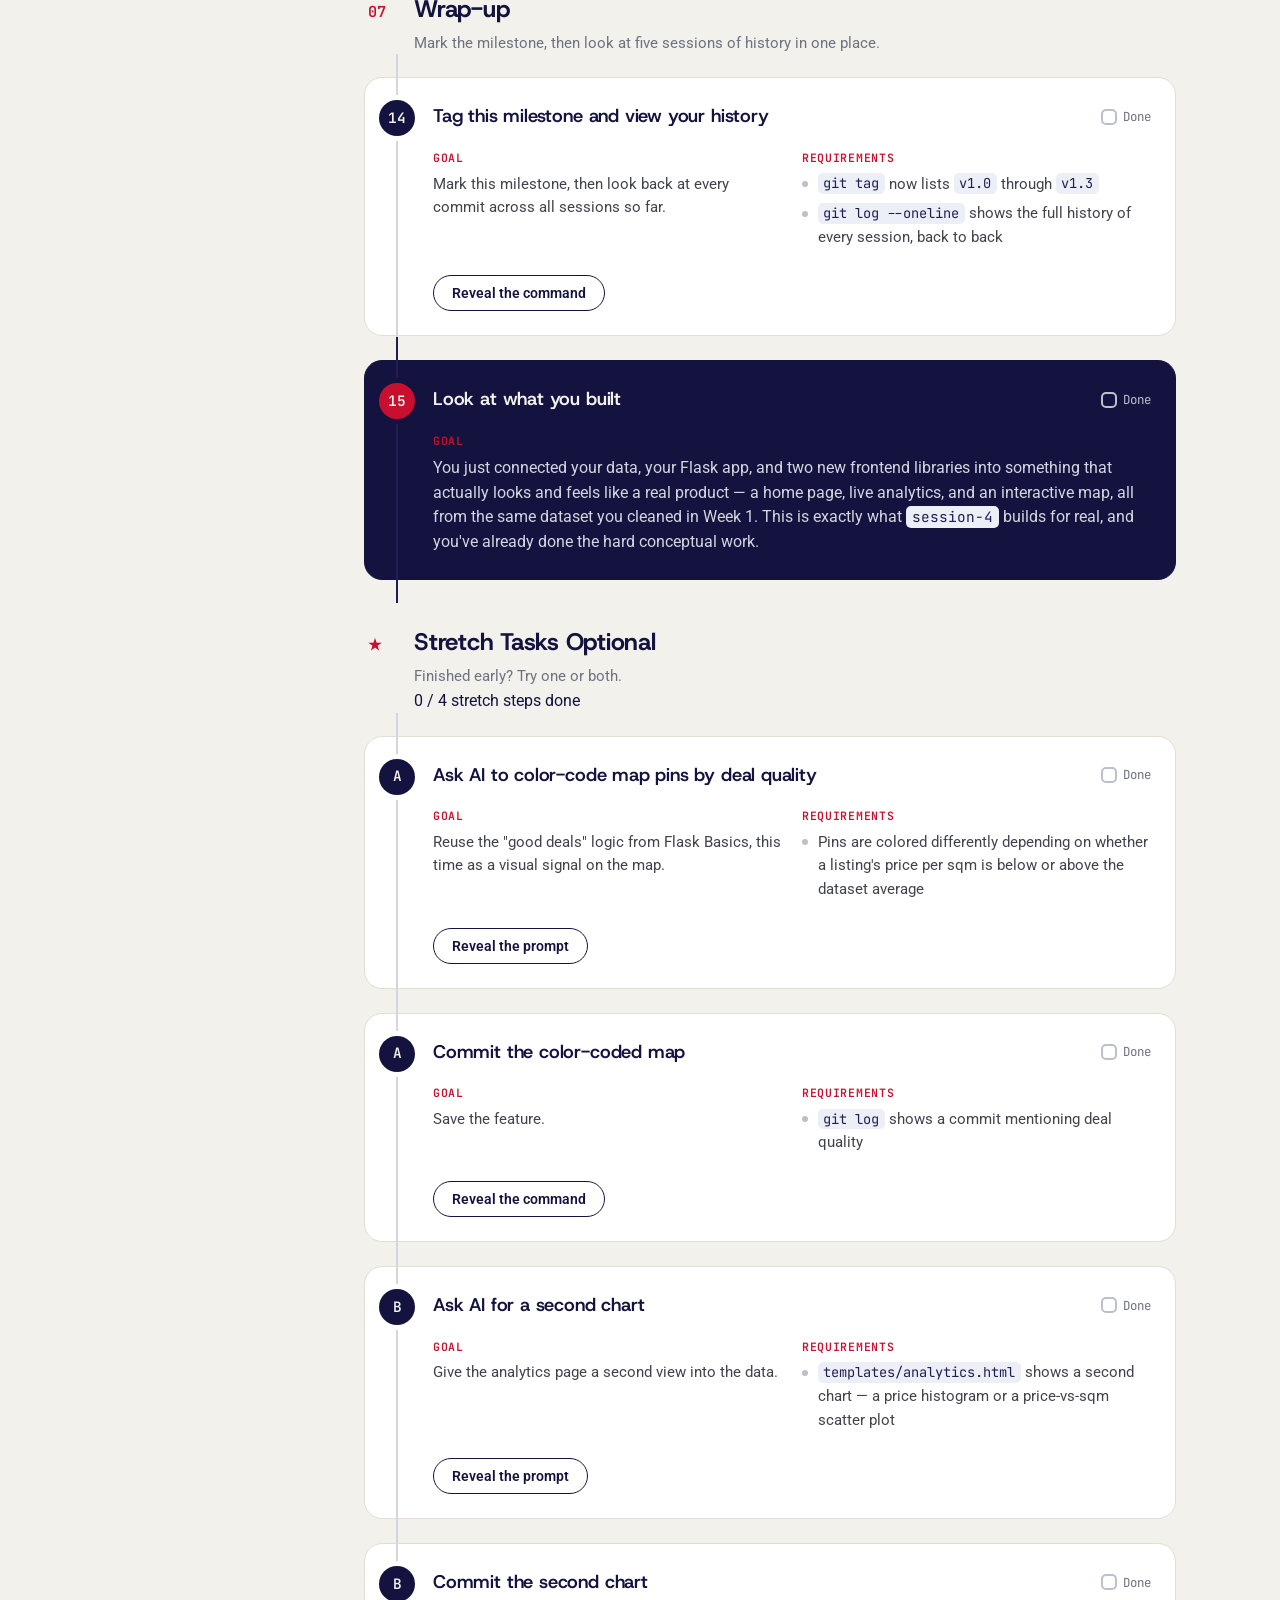
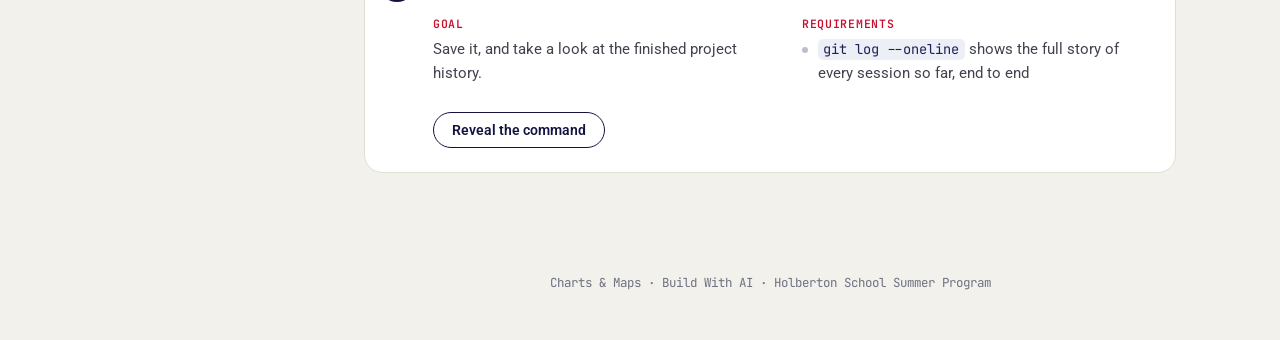
<file: week-2/charts-maps.html>
<!DOCTYPE html>
<html lang="en">
<head>
<meta charset="UTF-8">
<meta name="viewport" content="width=device-width, initial-scale=1.0">
<title>Charts &amp; Maps — Build With AI</title>
<meta name="description" content="Add analytics and an interactive price map to your Flask app, using Chart.js and Leaflet.">
<link rel="icon" href="data:,">

<link rel="preconnect" href="https://fonts.googleapis.com">
<link rel="preconnect" href="https://fonts.gstatic.com" crossorigin>
<link href="https://fonts.googleapis.com/css2?family=Host+Grotesk:ital,wght@0,300..800;1,300..800&family=Roboto:wght@300;400;500;700&family=JetBrains+Mono:wght@400;500;600&display=swap" rel="stylesheet">

<link rel="stylesheet" href="../assets/styles.css">
</head>
<body data-page="week-2/charts-maps" data-depth="1">

<header class="hero">
  <svg class="hero-rings" viewBox="0 0 600 600" aria-hidden="true">
    <circle cx="470" cy="140" r="60"></circle>
    <circle cx="470" cy="140" r="110"></circle>
    <circle cx="470" cy="140" r="165"></circle>
    <circle cx="470" cy="140" r="225"></circle>
  </svg>

  <div class="hero-content">
    <p class="eyebrow">Holberton Summer School · Week 2</p>
    <h1>Charts &amp; Maps</h1>
    <p class="hero-sub">Turn your Flask app into something that actually looks like a product — live analytics and an interactive price map.</p>

    <div class="hero-note">
      <p><strong>No new app —</strong> this adds two new pages to the exact same <code>app.py</code> from Flask App Fundamentals. If you haven't done that session yet, do it first.</p>
    </div>
  </div>
</header>

<nav class="phase-nav" aria-label="Phase navigation">
  <a href="#phase-1"><span class="nav-index">01</span>Pick Up Where You Left Off</a>
  <a href="#phase-2"><span class="nav-index">02</span>Neighborhood Coordinates</a>
  <a href="#phase-3"><span class="nav-index">03</span>Compute Analytics</a>
  <a href="#phase-4"><span class="nav-index">04</span>Show a Chart</a>
  <a href="#phase-5"><span class="nav-index">05</span>Show a Map</a>
  <a href="#phase-6"><span class="nav-index">06</span>Link It Together</a>
  <a href="#phase-7"><span class="nav-index">07</span>Wrap-up</a>
  <a href="#stretch"><span class="nav-index">★</span>Stretch</a>
</nav>

<div class="progress-bar" role="group" aria-label="Session progress">
  <div class="progress-track">
    <div class="progress-fill" id="progress-fill"></div>
  </div>
  <p class="progress-label"><span id="progress-count">0</span> / 15 steps committed</p>
</div>

<main class="build-log">

  <!-- ============ PHASE 1 ============ -->
  <section class="phase" id="phase-1" data-phase="1">
    <div class="phase-heading">
      <span class="phase-index">01</span>
      <div>
        <h2>Pick Up Where You Left Off</h2>
        <p class="phase-intro">Same repo, same app, same environment — just reactivated.</p>
      </div>
    </div>

    <article class="task-card" id="step-1" data-step="1">
      <div class="task-head">
        <span class="step-dot">1</span>
        <h3>Reopen your project and activate your environment</h3>
        <label class="done-toggle">
          <input type="checkbox" class="done-checkbox" data-step="1">
          <span>Done</span>
        </label>
      </div>
      <div class="task-body">
        <div class="task-goal">
          <h4>Goal</h4>
          <p>Get back into the exact same project and virtual environment from Flask App Fundamentals — no new repo, no new venv.</p>
        </div>
        <div class="task-reqs">
          <h4>Requirements</h4>
          <ul>
            <li>You're inside your <code>tirana-practice</code> folder</li>
            <li>Your prompt shows <code>(venv)</code> again</li>
          </ul>
        </div>
      </div>
      <button class="reveal-btn" type="button" aria-expanded="false" aria-controls="reveal-1">Reveal the command</button>
      <div class="reveal-panel" id="reveal-1" hidden>
        <div class="term-window">
          <div class="term-chrome"><span class="dot dot-a"></span><span class="dot dot-b"></span><span class="dot dot-c"></span></div>
          <pre class="term-body"><code>cd tirana-practice
source venv/bin/activate</code></pre>
        </div>
      </div>
    </article>
  </section>

  <!-- ============ PHASE 2 ============ -->
  <section class="phase" id="phase-2" data-phase="2">
    <div class="phase-heading">
      <span class="phase-index">02</span>
      <div>
        <h2>Neighborhood Coordinates</h2>
        <p class="phase-intro">Give every listing a real place on the map, using the neighborhood column you already have.</p>
      </div>
    </div>

    <article class="task-card" id="step-2" data-step="2">
      <div class="task-head">
        <span class="step-dot">2</span>
        <h3>Ask AI for neighborhood coordinates</h3>
        <label class="done-toggle">
          <input type="checkbox" class="done-checkbox" data-step="2">
          <span>Done</span>
        </label>
      </div>
      <div class="task-body">
        <div class="task-goal">
          <h4>Goal</h4>
          <p>Turn a text column into real geographic coordinates.</p>
        </div>
        <div class="task-reqs">
          <h4>Requirements</h4>
          <ul>
            <li><code>app.py</code> has a dictionary mapping common Tirana neighborhood names to approximate latitude/longitude</li>
            <li>Every listing gets a latitude and longitude, with a sensible fallback for any name that doesn't match</li>
          </ul>
        </div>
      </div>
      <button class="reveal-btn" type="button" aria-expanded="false" aria-controls="reveal-2">Reveal the prompt</button>
      <div class="reveal-panel" id="reveal-2" hidden>
        <div class="prompt-block">
          <p class="prompt-kicker">Say this to your AI assistant</p>
          <p class="prompt-text">"Add a dictionary to app.py mapping common Tirana neighborhood names (like Blloku, Komuna e Parisit, Don Bosko, Kombinat, Fresku) to approximate latitude/longitude coordinates. Write a function that assigns coordinates to each listing in data/apartments.csv by matching its neighborhood column, using Tirana's city center coordinates as a fallback for any name that doesn't match."</p>
        </div>
        <div class="term-window">
          <div class="term-chrome"><span class="dot dot-a"></span><span class="dot dot-b"></span><span class="dot dot-c"></span></div>
          <pre class="term-body"><code>python3 app.py</code></pre>
        </div>
      </div>
    </article>

    <article class="task-card" id="step-3" data-step="3">
      <div class="task-head">
        <span class="step-dot">3</span>
        <h3>Commit the coordinates</h3>
        <label class="done-toggle">
          <input type="checkbox" class="done-checkbox" data-step="3">
          <span>Done</span>
        </label>
      </div>
      <div class="task-body">
        <div class="task-goal">
          <h4>Goal</h4>
          <p>Save this checkpoint.</p>
        </div>
        <div class="task-reqs">
          <h4>Requirements</h4>
          <ul>
            <li><code>git log</code> shows a commit mentioning coordinates</li>
          </ul>
        </div>
      </div>
      <button class="reveal-btn" type="button" aria-expanded="false" aria-controls="reveal-3">Reveal the command</button>
      <div class="reveal-panel" id="reveal-3" hidden>
        <div class="term-window">
          <div class="term-chrome"><span class="dot dot-a"></span><span class="dot dot-b"></span><span class="dot dot-c"></span></div>
          <pre class="term-body"><code>git add app.py
git commit -m "add neighborhood coordinates"
git push</code></pre>
        </div>
      </div>
    </article>
  </section>

  <!-- ============ PHASE 3 ============ -->
  <section class="phase" id="phase-3" data-phase="3">
    <div class="phase-heading">
      <span class="phase-index">03</span>
      <div>
        <h2>Compute Analytics</h2>
        <p class="phase-intro">The same idea as <code>backend/stats.py</code> in the real project — turning rows into summary numbers.</p>
      </div>
    </div>

    <article class="task-card" id="step-4" data-step="4">
      <div class="task-head">
        <span class="step-dot">4</span>
        <h3>Ask AI to compute analytics stats</h3>
        <label class="done-toggle">
          <input type="checkbox" class="done-checkbox" data-step="4">
          <span>Done</span>
        </label>
      </div>
      <div class="task-body">
        <div class="task-goal">
          <h4>Goal</h4>
          <p>Turn the dataset into a small set of summary numbers.</p>
        </div>
        <div class="task-reqs">
          <h4>Requirements</h4>
          <ul>
            <li><code>app.py</code> has a function that computes average price, average price per sqm, and listing count grouped by bedroom count</li>
          </ul>
        </div>
      </div>
      <button class="reveal-btn" type="button" aria-expanded="false" aria-controls="reveal-4">Reveal the prompt</button>
      <div class="reveal-panel" id="reveal-4" hidden>
        <div class="prompt-block">
          <p class="prompt-kicker">Say this to your AI assistant</p>
          <p class="prompt-text">"Add a function to app.py that computes average price, average price per square meter, and the number of listings grouped by bedroom count from data/apartments.csv."</p>
        </div>
        <div class="term-window">
          <div class="term-chrome"><span class="dot dot-a"></span><span class="dot dot-b"></span><span class="dot dot-c"></span></div>
          <pre class="term-body"><code>python3 app.py</code></pre>
        </div>
      </div>
    </article>

    <article class="task-card" id="step-5" data-step="5">
      <div class="task-head">
        <span class="step-dot">5</span>
        <h3>Commit the analytics stats</h3>
        <label class="done-toggle">
          <input type="checkbox" class="done-checkbox" data-step="5">
          <span>Done</span>
        </label>
      </div>
      <div class="task-body">
        <div class="task-goal">
          <h4>Goal</h4>
          <p>Save this checkpoint.</p>
        </div>
        <div class="task-reqs">
          <h4>Requirements</h4>
          <ul>
            <li><code>git log</code> shows a commit mentioning analytics</li>
          </ul>
        </div>
      </div>
      <button class="reveal-btn" type="button" aria-expanded="false" aria-controls="reveal-5">Reveal the command</button>
      <div class="reveal-panel" id="reveal-5" hidden>
        <div class="term-window">
          <div class="term-chrome"><span class="dot dot-a"></span><span class="dot dot-b"></span><span class="dot dot-c"></span></div>
          <pre class="term-body"><code>git add app.py
git commit -m "add analytics calculations"
git push</code></pre>
        </div>
      </div>
    </article>

    <article class="task-card" id="step-6" data-step="6">
      <div class="task-head">
        <span class="step-dot">6</span>
        <h3>Ask AI to wire the stats into an /analytics route</h3>
        <label class="done-toggle">
          <input type="checkbox" class="done-checkbox" data-step="6">
          <span>Done</span>
        </label>
      </div>
      <div class="task-body">
        <div class="task-goal">
          <h4>Goal</h4>
          <p>Expose those numbers through a real page.</p>
        </div>
        <div class="task-reqs">
          <h4>Requirements</h4>
          <ul>
            <li>A route <code>/analytics</code> exists</li>
            <li><code>templates/analytics.html</code> renders the stats as plain numbers on the page</li>
          </ul>
        </div>
      </div>
      <button class="reveal-btn" type="button" aria-expanded="false" aria-controls="reveal-6">Reveal the prompt</button>
      <div class="reveal-panel" id="reveal-6" hidden>
        <div class="prompt-block">
          <p class="prompt-kicker">Say this to your AI assistant</p>
          <p class="prompt-text">"Add a route /analytics that renders a new template templates/analytics.html, passing in the stats you just computed and displaying them as plain numbers on the page."</p>
        </div>
        <div class="term-window">
          <div class="term-chrome"><span class="dot dot-a"></span><span class="dot dot-b"></span><span class="dot dot-c"></span></div>
          <pre class="term-body"><code>python3 app.py</code></pre>
        </div>
      </div>
    </article>

    <article class="task-card" id="step-7" data-step="7">
      <div class="task-head">
        <span class="step-dot">7</span>
        <h3>Commit the analytics route</h3>
        <label class="done-toggle">
          <input type="checkbox" class="done-checkbox" data-step="7">
          <span>Done</span>
        </label>
      </div>
      <div class="task-body">
        <div class="task-goal">
          <h4>Goal</h4>
          <p>Save this checkpoint.</p>
        </div>
        <div class="task-reqs">
          <h4>Requirements</h4>
          <ul>
            <li><code>git log</code> shows a commit mentioning the analytics page</li>
          </ul>
        </div>
      </div>
      <button class="reveal-btn" type="button" aria-expanded="false" aria-controls="reveal-7">Reveal the command</button>
      <div class="reveal-panel" id="reveal-7" hidden>
        <div class="term-window">
          <div class="term-chrome"><span class="dot dot-a"></span><span class="dot dot-b"></span><span class="dot dot-c"></span></div>
          <pre class="term-body"><code>git add app.py templates/analytics.html
git commit -m "add analytics route and page"
git push</code></pre>
        </div>
      </div>
    </article>
  </section>

  <!-- ============ PHASE 4 ============ -->
  <section class="phase" id="phase-4" data-phase="4">
    <div class="phase-heading">
      <span class="phase-index">04</span>
      <div>
        <h2>Show a Chart</h2>
        <p class="phase-intro">Bridge backend data into frontend JavaScript, for the first time.</p>
      </div>
    </div>

    <article class="task-card" id="step-8" data-step="8">
      <div class="task-head">
        <span class="step-dot">8</span>
        <h3>Ask AI to add a chart</h3>
        <label class="done-toggle">
          <input type="checkbox" class="done-checkbox" data-step="8">
          <span>Done</span>
        </label>
      </div>
      <div class="task-body">
        <div class="task-goal">
          <h4>Goal</h4>
          <p>Turn one of those numbers into something visual, running in the browser.</p>
        </div>
        <div class="task-reqs">
          <h4>Requirements</h4>
          <ul>
            <li><code>templates/analytics.html</code> includes Chart.js via CDN</li>
            <li>A bar chart shows listing count per bedroom count, using the stats already passed in from Flask</li>
          </ul>
        </div>
      </div>
      <button class="reveal-btn" type="button" aria-expanded="false" aria-controls="reveal-8">Reveal the prompt</button>
      <div class="reveal-panel" id="reveal-8" hidden>
        <div class="prompt-block">
          <p class="prompt-kicker">Say this to your AI assistant</p>
          <p class="prompt-text">"Add Chart.js via CDN to templates/analytics.html and use it to render a bar chart of listing count per bedroom count, using the stats passed in from app.py."</p>
        </div>
        <div class="term-window">
          <div class="term-chrome"><span class="dot dot-a"></span><span class="dot dot-b"></span><span class="dot dot-c"></span></div>
          <pre class="term-body"><code>python3 app.py</code></pre>
        </div>
      </div>
    </article>

    <article class="task-card" id="step-9" data-step="9">
      <div class="task-head">
        <span class="step-dot">9</span>
        <h3>Commit the chart</h3>
        <label class="done-toggle">
          <input type="checkbox" class="done-checkbox" data-step="9">
          <span>Done</span>
        </label>
      </div>
      <div class="task-body">
        <div class="task-goal">
          <h4>Goal</h4>
          <p>Save this checkpoint.</p>
        </div>
        <div class="task-reqs">
          <h4>Requirements</h4>
          <ul>
            <li><code>git log</code> shows a commit mentioning the chart</li>
          </ul>
        </div>
      </div>
      <button class="reveal-btn" type="button" aria-expanded="false" aria-controls="reveal-9">Reveal the command</button>
      <div class="reveal-panel" id="reveal-9" hidden>
        <div class="term-window">
          <div class="term-chrome"><span class="dot dot-a"></span><span class="dot dot-b"></span><span class="dot dot-c"></span></div>
          <pre class="term-body"><code>git add templates/analytics.html
git commit -m "add bar chart to analytics page"
git push</code></pre>
        </div>
      </div>
    </article>
  </section>

  <!-- ============ PHASE 5 ============ -->
  <section class="phase" id="phase-5" data-phase="5">
    <div class="phase-heading">
      <span class="phase-index">05</span>
      <div>
        <h2>Show a Map</h2>
        <p class="phase-intro">The same bridging idea — this time, geographic.</p>
      </div>
    </div>

    <article class="task-card" id="step-10" data-step="10">
      <div class="task-head">
        <span class="step-dot">10</span>
        <h3>Ask AI for a map route</h3>
        <label class="done-toggle">
          <input type="checkbox" class="done-checkbox" data-step="10">
          <span>Done</span>
        </label>
      </div>
      <div class="task-body">
        <div class="task-goal">
          <h4>Goal</h4>
          <p>Plot every listing on an actual map of Tirana.</p>
        </div>
        <div class="task-reqs">
          <h4>Requirements</h4>
          <ul>
            <li>A route <code>/map</code> exists</li>
            <li><code>templates/map.html</code> uses Leaflet via CDN</li>
            <li>Every listing appears as a pin with a popup showing price and neighborhood</li>
          </ul>
        </div>
      </div>
      <button class="reveal-btn" type="button" aria-expanded="false" aria-controls="reveal-10">Reveal the prompt</button>
      <div class="reveal-panel" id="reveal-10" hidden>
        <div class="prompt-block">
          <p class="prompt-kicker">Say this to your AI assistant</p>
          <p class="prompt-text">"Add a route /map that renders a new template templates/map.html. Use Leaflet via CDN to show a map centered on Tirana, with a pin for every listing using the coordinates you added earlier, and a popup showing its price and neighborhood."</p>
        </div>
        <div class="term-window">
          <div class="term-chrome"><span class="dot dot-a"></span><span class="dot dot-b"></span><span class="dot dot-c"></span></div>
          <pre class="term-body"><code>python3 app.py</code></pre>
        </div>
      </div>
    </article>

    <article class="task-card" id="step-11" data-step="11">
      <div class="task-head">
        <span class="step-dot">11</span>
        <h3>Commit the map</h3>
        <label class="done-toggle">
          <input type="checkbox" class="done-checkbox" data-step="11">
          <span>Done</span>
        </label>
      </div>
      <div class="task-body">
        <div class="task-goal">
          <h4>Goal</h4>
          <p>Save this checkpoint.</p>
        </div>
        <div class="task-reqs">
          <h4>Requirements</h4>
          <ul>
            <li><code>git log</code> shows a commit mentioning the map</li>
          </ul>
        </div>
      </div>
      <button class="reveal-btn" type="button" aria-expanded="false" aria-controls="reveal-11">Reveal the command</button>
      <div class="reveal-panel" id="reveal-11" hidden>
        <div class="term-window">
          <div class="term-chrome"><span class="dot dot-a"></span><span class="dot dot-b"></span><span class="dot dot-c"></span></div>
          <pre class="term-body"><code>git add app.py templates/map.html
git commit -m "add price map with Leaflet"
git push</code></pre>
        </div>
      </div>
    </article>
  </section>

  <!-- ============ PHASE 6 ============ -->
  <section class="phase" id="phase-6" data-phase="6">
    <div class="phase-heading">
      <span class="phase-index">06</span>
      <div>
        <h2>Link It All Together</h2>
        <p class="phase-intro">Make this feel like one connected app, not three separate pages.</p>
      </div>
    </div>

    <article class="task-card" id="step-12" data-step="12">
      <div class="task-head">
        <span class="step-dot">12</span>
        <h3>Ask AI to link the pages with navigation</h3>
        <label class="done-toggle">
          <input type="checkbox" class="done-checkbox" data-step="12">
          <span>Done</span>
        </label>
      </div>
      <div class="task-body">
        <div class="task-goal">
          <h4>Goal</h4>
          <p>Connect Home, Analytics, and Map into one coherent app.</p>
        </div>
        <div class="task-reqs">
          <h4>Requirements</h4>
          <ul>
            <li>Every page has simple navigation links to the other two</li>
          </ul>
        </div>
      </div>
      <button class="reveal-btn" type="button" aria-expanded="false" aria-controls="reveal-12">Reveal the prompt</button>
      <div class="reveal-panel" id="reveal-12" hidden>
        <div class="prompt-block">
          <p class="prompt-kicker">Say this to your AI assistant</p>
          <p class="prompt-text">"Add a simple navigation bar to all three templates (index.html, analytics.html, map.html) with links to Home, Analytics, and Map."</p>
        </div>
        <div class="term-window">
          <div class="term-chrome"><span class="dot dot-a"></span><span class="dot dot-b"></span><span class="dot dot-c"></span></div>
          <pre class="term-body"><code>python3 app.py</code></pre>
        </div>
      </div>
    </article>

    <article class="task-card" id="step-13" data-step="13">
      <div class="task-head">
        <span class="step-dot">13</span>
        <h3>Commit the navigation</h3>
        <label class="done-toggle">
          <input type="checkbox" class="done-checkbox" data-step="13">
          <span>Done</span>
        </label>
      </div>
      <div class="task-body">
        <div class="task-goal">
          <h4>Goal</h4>
          <p>Save this checkpoint.</p>
        </div>
        <div class="task-reqs">
          <h4>Requirements</h4>
          <ul>
            <li><code>git log</code> shows a commit mentioning navigation</li>
          </ul>
        </div>
      </div>
      <button class="reveal-btn" type="button" aria-expanded="false" aria-controls="reveal-13">Reveal the command</button>
      <div class="reveal-panel" id="reveal-13" hidden>
        <div class="term-window">
          <div class="term-chrome"><span class="dot dot-a"></span><span class="dot dot-b"></span><span class="dot dot-c"></span></div>
          <pre class="term-body"><code>git add templates/
git commit -m "add navigation between pages"
git push</code></pre>
        </div>
      </div>
    </article>
  </section>

  <!-- ============ PHASE 7 ============ -->
  <section class="phase" id="phase-7" data-phase="7">
    <div class="phase-heading">
      <span class="phase-index">07</span>
      <div>
        <h2>Wrap-up</h2>
        <p class="phase-intro">Mark the milestone, then look at five sessions of history in one place.</p>
      </div>
    </div>

    <article class="task-card" id="step-14" data-step="14">
      <div class="task-head">
        <span class="step-dot">14</span>
        <h3>Tag this milestone and view your history</h3>
        <label class="done-toggle">
          <input type="checkbox" class="done-checkbox" data-step="14">
          <span>Done</span>
        </label>
      </div>
      <div class="task-body">
        <div class="task-goal">
          <h4>Goal</h4>
          <p>Mark this milestone, then look back at every commit across all sessions so far.</p>
        </div>
        <div class="task-reqs">
          <h4>Requirements</h4>
          <ul>
            <li><code>git tag</code> now lists <code>v1.0</code> through <code>v1.3</code></li>
            <li><code>git log --oneline</code> shows the full history of every session, back to back</li>
          </ul>
        </div>
      </div>
      <button class="reveal-btn" type="button" aria-expanded="false" aria-controls="reveal-14">Reveal the command</button>
      <div class="reveal-panel" id="reveal-14" hidden>
        <div class="term-window">
          <div class="term-chrome"><span class="dot dot-a"></span><span class="dot dot-b"></span><span class="dot dot-c"></span></div>
          <pre class="term-body"><code>git tag v1.3
git push --tags
git log --oneline</code></pre>
        </div>
      </div>
    </article>

    <article class="task-card closing-card" id="step-15" data-step="15">
      <div class="task-head">
        <span class="step-dot">15</span>
        <h3>Look at what you built</h3>
        <label class="done-toggle">
          <input type="checkbox" class="done-checkbox" data-step="15">
          <span>Done</span>
        </label>
      </div>
      <div class="task-body single">
        <div class="task-goal">
          <h4>Goal</h4>
          <p>You just connected your data, your Flask app, and two new frontend libraries into something that actually looks and feels like a real product — a home page, live analytics, and an interactive map, all from the same dataset you cleaned in Week 1. This is exactly what <code>session-4</code> builds for real, and you've already done the hard conceptual work.</p>
        </div>
      </div>
    </article>
  </section>

  <!-- ============ STRETCH ============ -->
  <section class="phase stretch-section" id="stretch" data-phase="stretch">
    <div class="phase-heading stretch-heading">
      <span class="phase-index">★</span>
      <div>
        <h2>Stretch Tasks <span class="optional-badge">Optional</span></h2>
        <p class="phase-intro">Finished early? Try one or both.</p>
        <p class="stretch-progress"><span id="stretch-count">0</span> / 4 stretch steps done</p>
      </div>
    </div>

    <article class="task-card stretch-card" id="step-16" data-step="16">
      <div class="task-head">
        <span class="step-dot">A</span>
        <h3>Ask AI to color-code map pins by deal quality</h3>
        <label class="done-toggle">
          <input type="checkbox" class="done-checkbox" data-step="16">
          <span>Done</span>
        </label>
      </div>
      <div class="task-body">
        <div class="task-goal">
          <h4>Goal</h4>
          <p>Reuse the "good deals" logic from Flask Basics, this time as a visual signal on the map.</p>
        </div>
        <div class="task-reqs">
          <h4>Requirements</h4>
          <ul>
            <li>Pins are colored differently depending on whether a listing's price per sqm is below or above the dataset average</li>
          </ul>
        </div>
      </div>
      <button class="reveal-btn" type="button" aria-expanded="false" aria-controls="reveal-16">Reveal the prompt</button>
      <div class="reveal-panel" id="reveal-16" hidden>
        <div class="prompt-block">
          <p class="prompt-kicker">Say this to your AI assistant</p>
          <p class="prompt-text">"Update the map in templates/map.html to color each pin green if its price per square meter is below the dataset average, and red if it's above."</p>
        </div>
      </div>
    </article>

    <article class="task-card stretch-card" id="step-17" data-step="17">
      <div class="task-head">
        <span class="step-dot">A</span>
        <h3>Commit the color-coded map</h3>
        <label class="done-toggle">
          <input type="checkbox" class="done-checkbox" data-step="17">
          <span>Done</span>
        </label>
      </div>
      <div class="task-body">
        <div class="task-goal">
          <h4>Goal</h4>
          <p>Save the feature.</p>
        </div>
        <div class="task-reqs">
          <h4>Requirements</h4>
          <ul>
            <li><code>git log</code> shows a commit mentioning deal quality</li>
          </ul>
        </div>
      </div>
      <button class="reveal-btn" type="button" aria-expanded="false" aria-controls="reveal-17">Reveal the command</button>
      <div class="reveal-panel" id="reveal-17" hidden>
        <div class="term-window">
          <div class="term-chrome"><span class="dot dot-a"></span><span class="dot dot-b"></span><span class="dot dot-c"></span></div>
          <pre class="term-body"><code>git add app.py templates/map.html
git commit -m "color-code map pins by deal quality"
git push</code></pre>
        </div>
      </div>
    </article>

    <article class="task-card stretch-card" id="step-18" data-step="18">
      <div class="task-head">
        <span class="step-dot">B</span>
        <h3>Ask AI for a second chart</h3>
        <label class="done-toggle">
          <input type="checkbox" class="done-checkbox" data-step="18">
          <span>Done</span>
        </label>
      </div>
      <div class="task-body">
        <div class="task-goal">
          <h4>Goal</h4>
          <p>Give the analytics page a second view into the data.</p>
        </div>
        <div class="task-reqs">
          <h4>Requirements</h4>
          <ul>
            <li><code>templates/analytics.html</code> shows a second chart — a price histogram or a price-vs-sqm scatter plot</li>
          </ul>
        </div>
      </div>
      <button class="reveal-btn" type="button" aria-expanded="false" aria-controls="reveal-18">Reveal the prompt</button>
      <div class="reveal-panel" id="reveal-18" hidden>
        <div class="prompt-block">
          <p class="prompt-kicker">Say this to your AI assistant</p>
          <p class="prompt-text">"Add a second chart to templates/analytics.html using Chart.js — either a histogram of prices or a scatter plot of price vs sqm."</p>
        </div>
      </div>
    </article>

    <article class="task-card stretch-card" id="step-19" data-step="19">
      <div class="task-head">
        <span class="step-dot">B</span>
        <h3>Commit the second chart</h3>
        <label class="done-toggle">
          <input type="checkbox" class="done-checkbox" data-step="19">
          <span>Done</span>
        </label>
      </div>
      <div class="task-body">
        <div class="task-goal">
          <h4>Goal</h4>
          <p>Save it, and take a look at the finished project history.</p>
        </div>
        <div class="task-reqs">
          <h4>Requirements</h4>
          <ul>
            <li><code>git log --oneline</code> shows the full story of every session so far, end to end</li>
          </ul>
        </div>
      </div>
      <button class="reveal-btn" type="button" aria-expanded="false" aria-controls="reveal-19">Reveal the command</button>
      <div class="reveal-panel" id="reveal-19" hidden>
        <div class="term-window">
          <div class="term-chrome"><span class="dot dot-a"></span><span class="dot dot-b"></span><span class="dot dot-c"></span></div>
          <pre class="term-body"><code>git add templates/analytics.html
git commit -m "add second analytics chart"
git push</code></pre>
        </div>
      </div>
    </article>
  </section>

</main>

<footer class="closing-footer">
  <p>Charts &amp; Maps · Build With AI · Holberton School Summer Program</p>
</footer>

<script src="../assets/sitemap.js" defer></script>
<script src="../assets/script.js" defer></script>
</body>
</html>
</file>
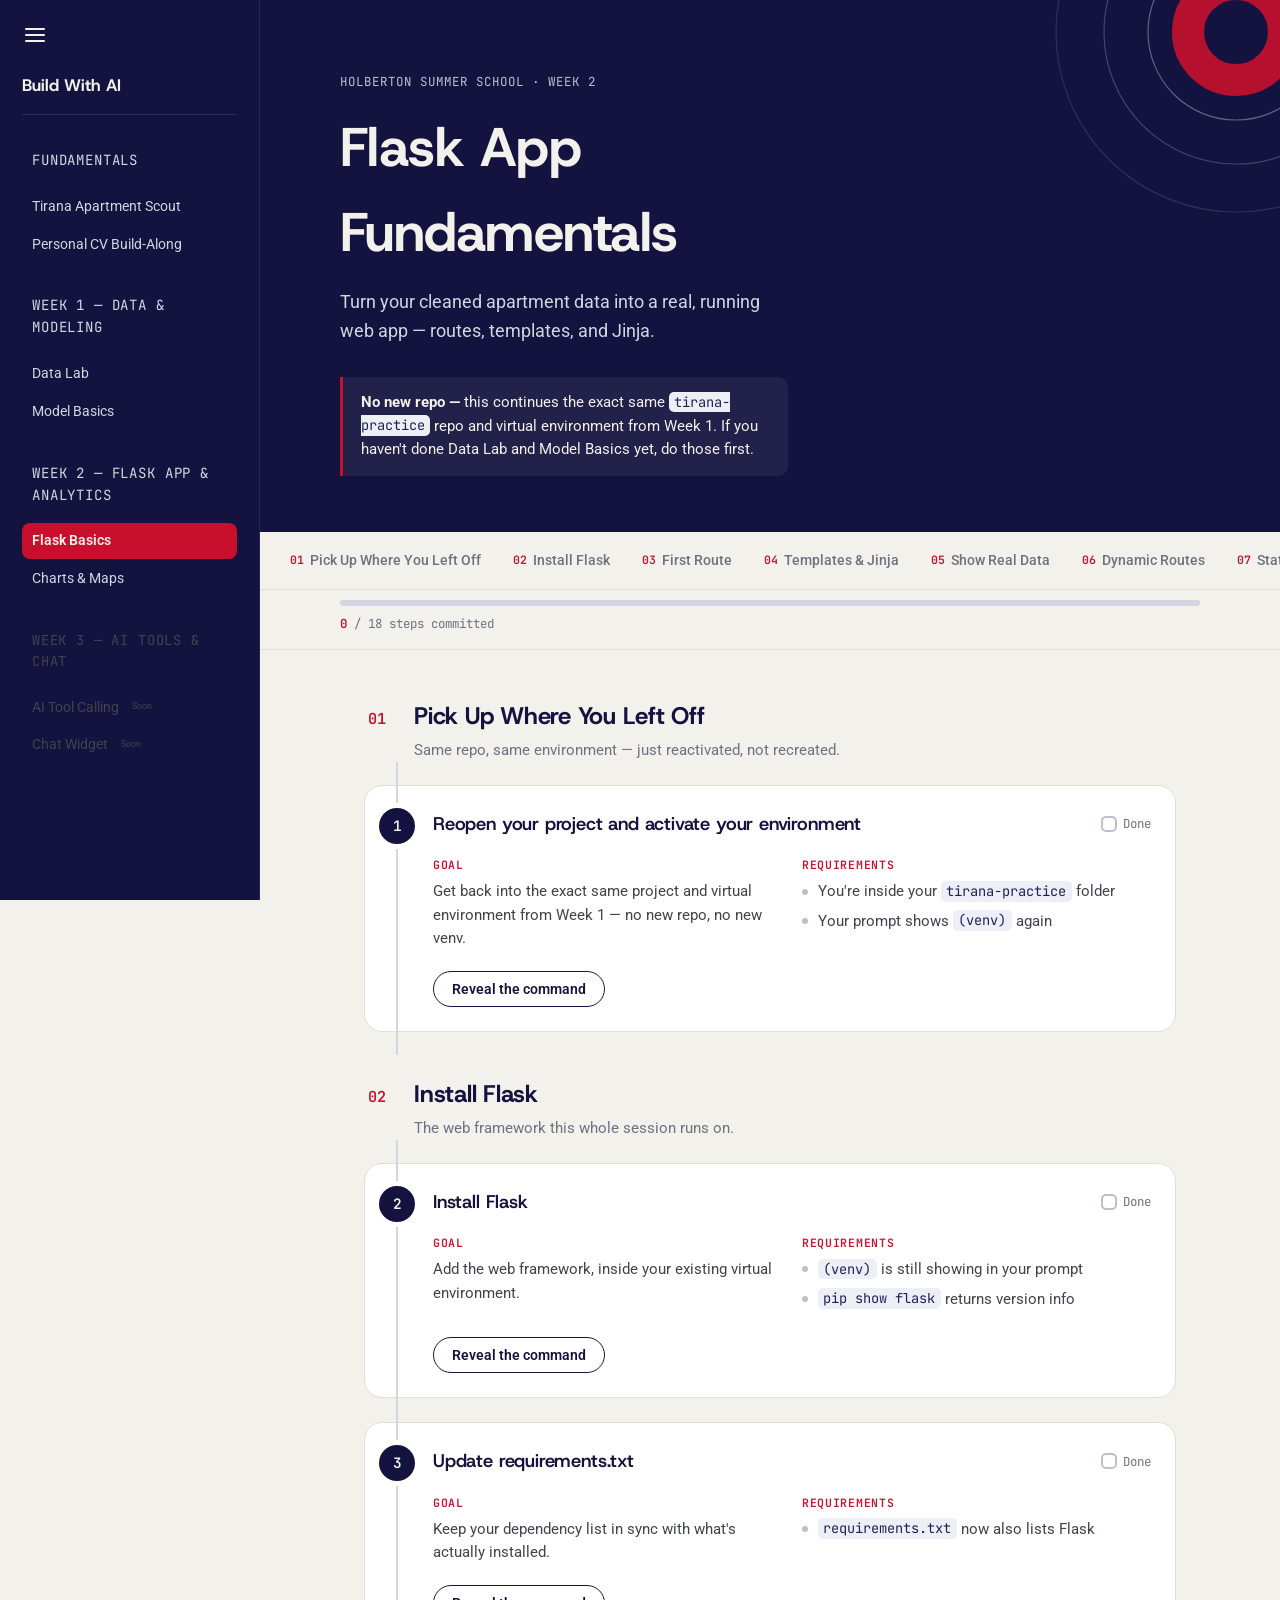
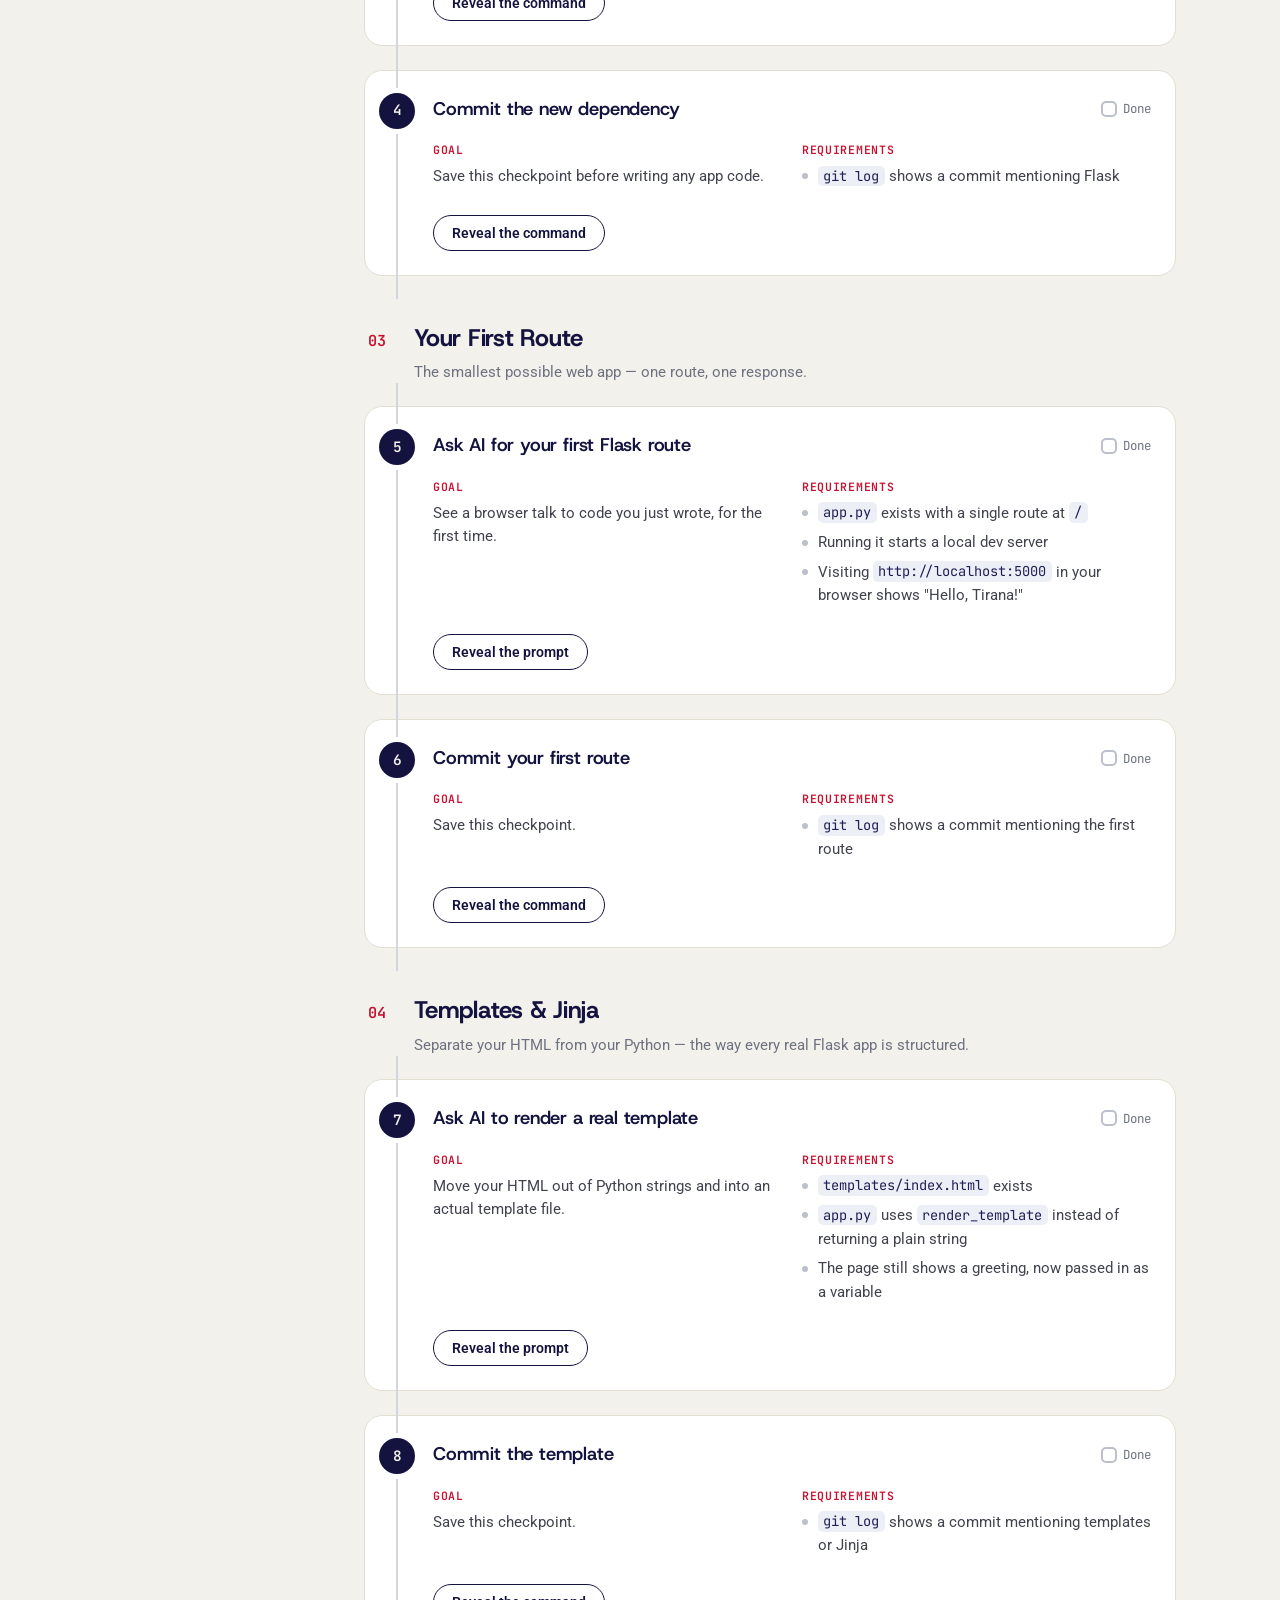
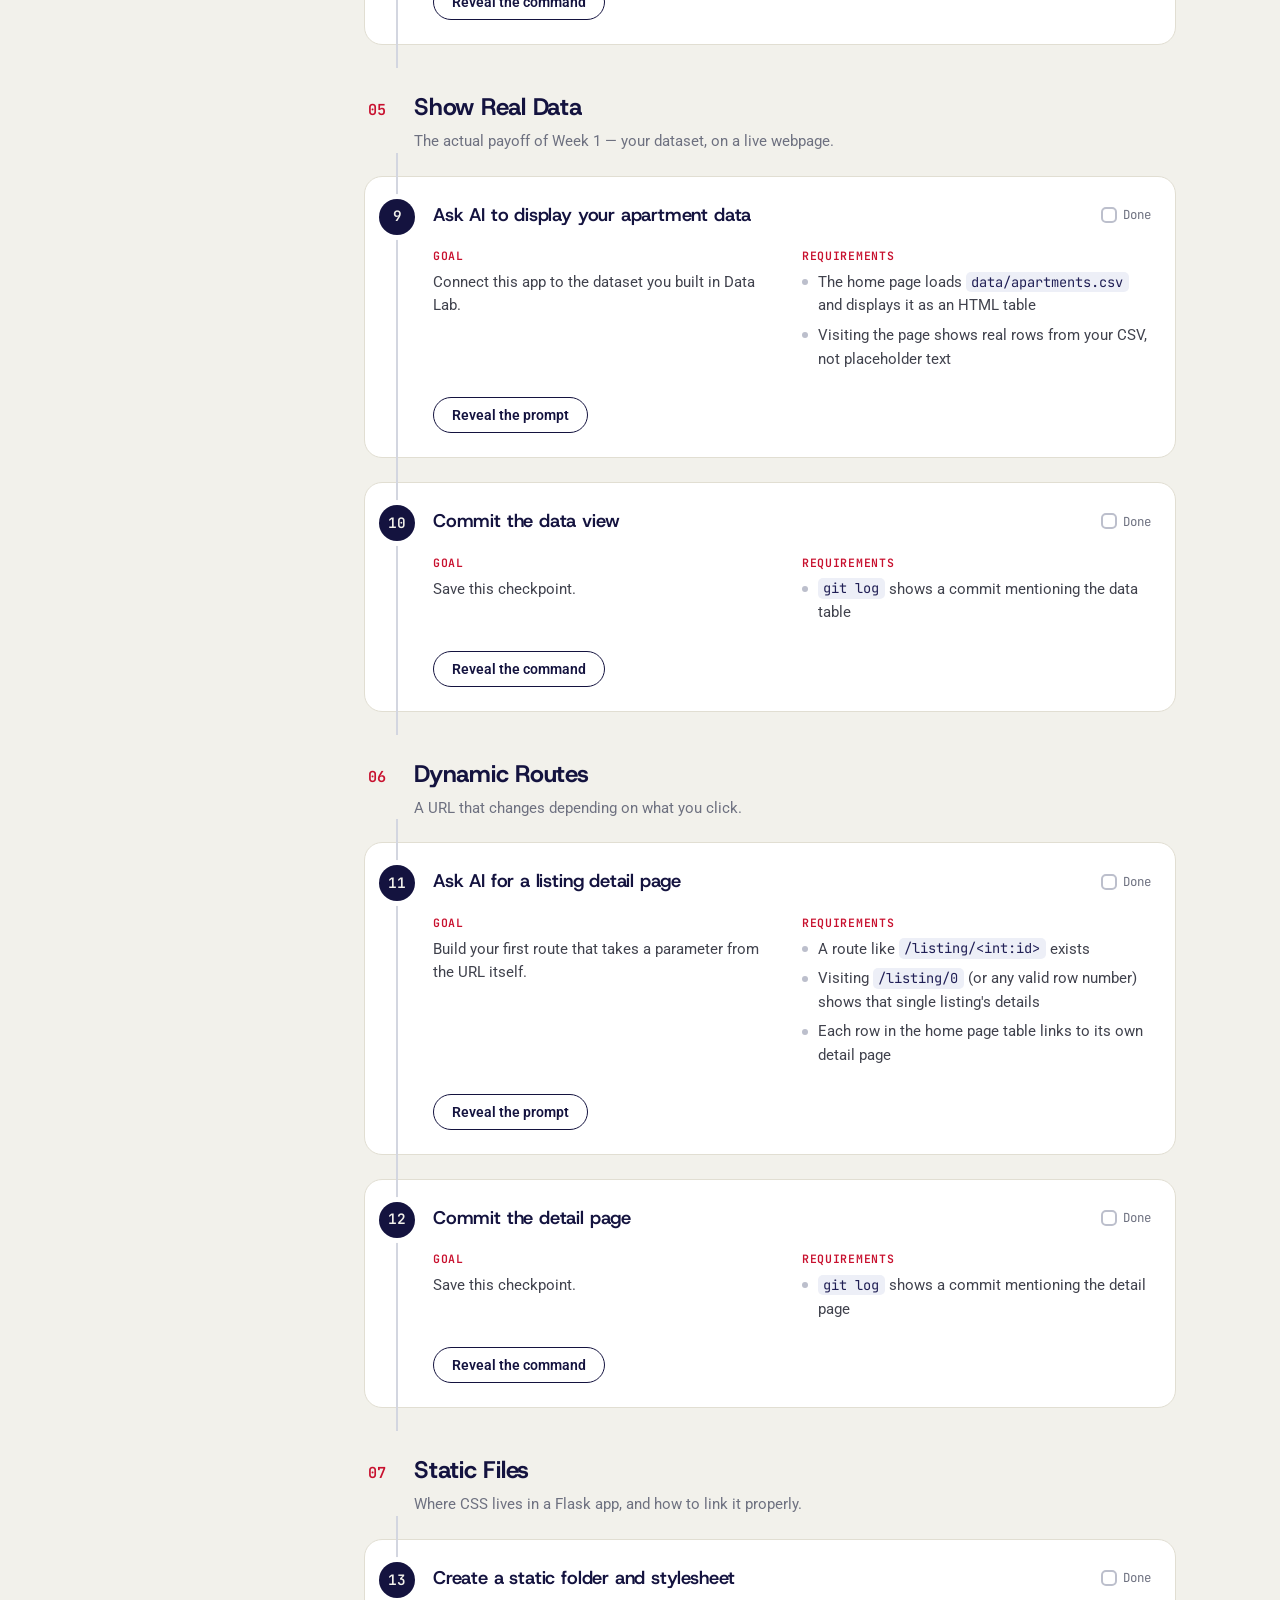
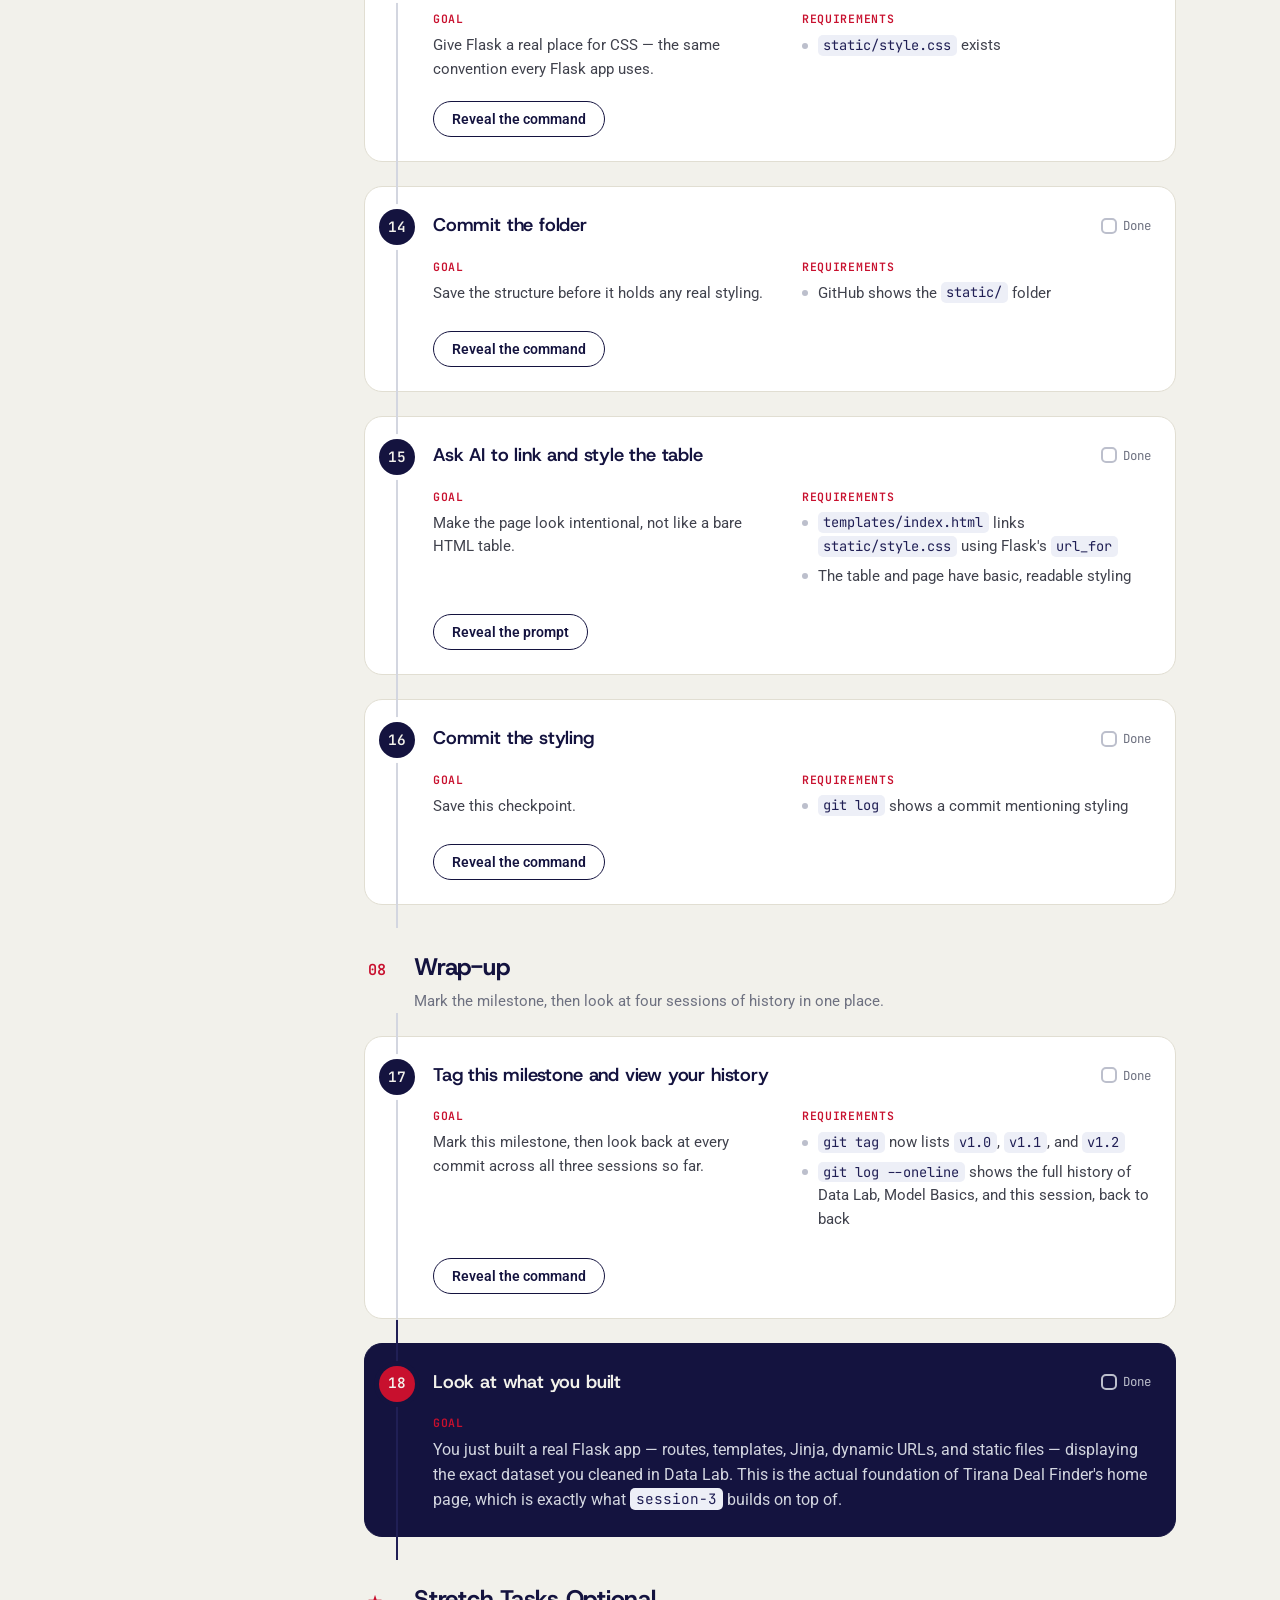
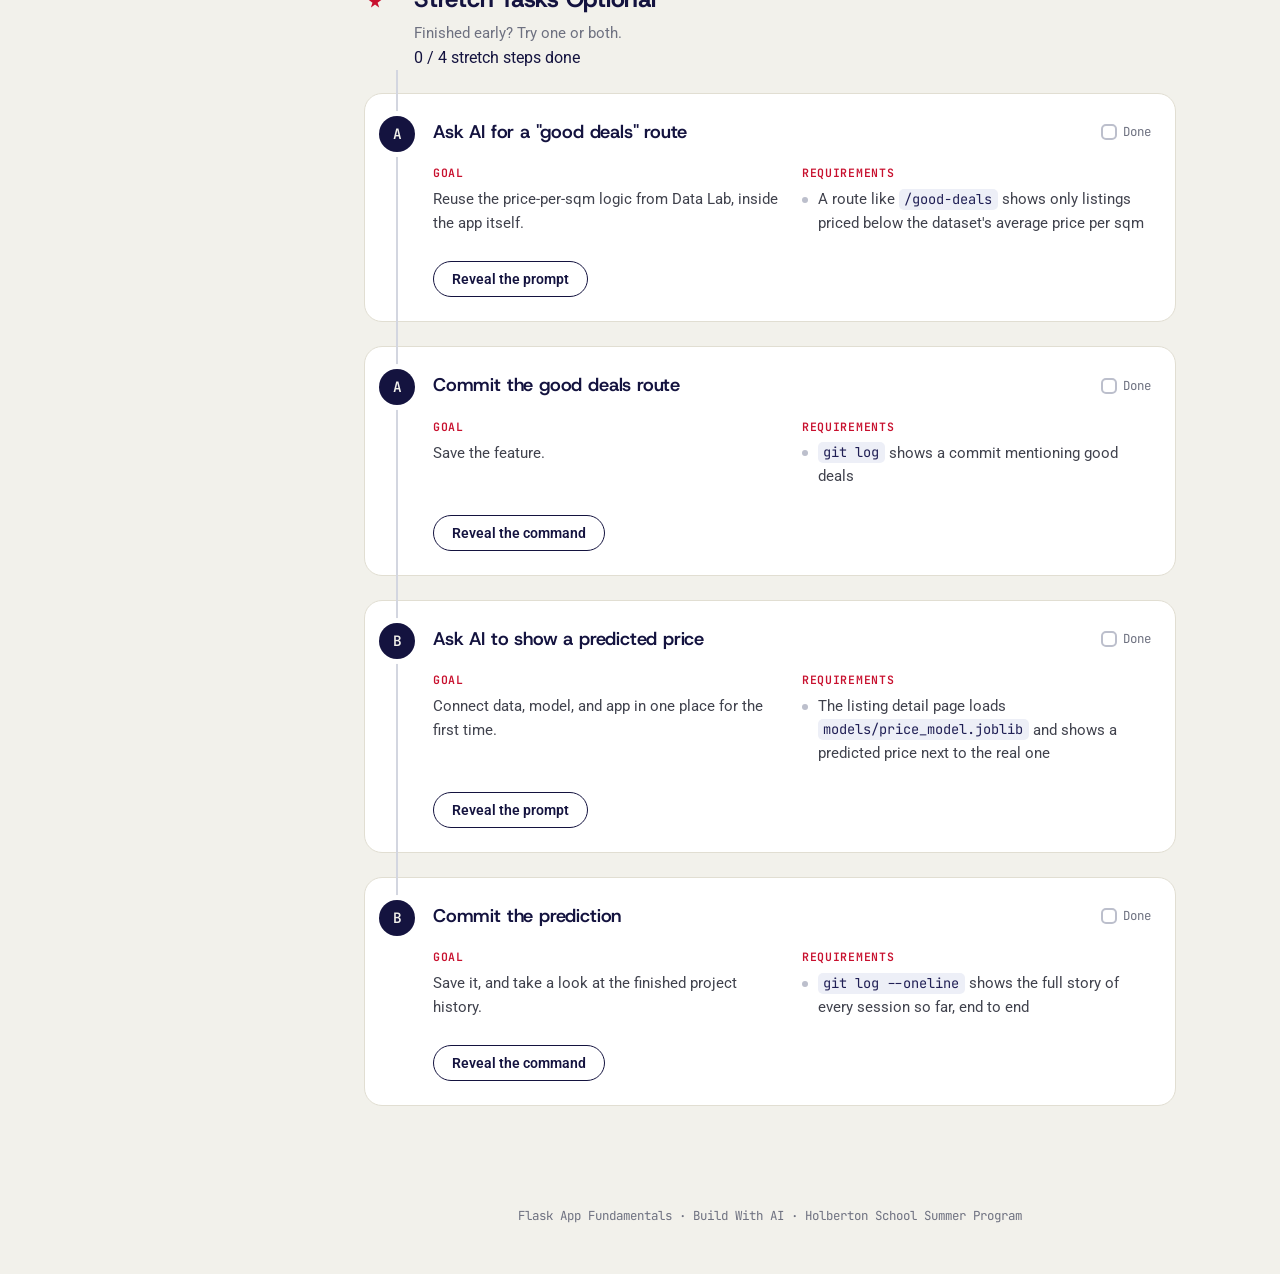
<file: week-2/flask-basics.html>
<!DOCTYPE html>
<html lang="en">
<head>
<meta charset="UTF-8">
<meta name="viewport" content="width=device-width, initial-scale=1.0">
<title>Flask App Fundamentals — Build With AI</title>
<meta name="description" content="Routes, templates, Jinja, and static files — turning your cleaned apartment data into a real running Flask app.">
<link rel="icon" href="data:,">

<link rel="preconnect" href="https://fonts.googleapis.com">
<link rel="preconnect" href="https://fonts.gstatic.com" crossorigin>
<link href="https://fonts.googleapis.com/css2?family=Host+Grotesk:ital,wght@0,300..800;1,300..800&family=Roboto:wght@300;400;500;700&family=JetBrains+Mono:wght@400;500;600&display=swap" rel="stylesheet">

<link rel="stylesheet" href="../assets/styles.css">
</head>
<body data-page="week-2/flask-basics" data-depth="1">

<header class="hero">
  <svg class="hero-rings" viewBox="0 0 600 600" aria-hidden="true">
    <circle cx="470" cy="140" r="60"></circle>
    <circle cx="470" cy="140" r="110"></circle>
    <circle cx="470" cy="140" r="165"></circle>
    <circle cx="470" cy="140" r="225"></circle>
  </svg>

  <div class="hero-content">
    <p class="eyebrow">Holberton Summer School · Week 2</p>
    <h1>Flask App Fundamentals</h1>
    <p class="hero-sub">Turn your cleaned apartment data into a real, running web app — routes, templates, and Jinja.</p>

    <div class="hero-note">
      <p><strong>No new repo —</strong> this continues the exact same <code>tirana-practice</code> repo and virtual environment from Week 1. If you haven't done Data Lab and Model Basics yet, do those first.</p>
    </div>
  </div>
</header>

<nav class="phase-nav" aria-label="Phase navigation">
  <a href="#phase-1"><span class="nav-index">01</span>Pick Up Where You Left Off</a>
  <a href="#phase-2"><span class="nav-index">02</span>Install Flask</a>
  <a href="#phase-3"><span class="nav-index">03</span>First Route</a>
  <a href="#phase-4"><span class="nav-index">04</span>Templates &amp; Jinja</a>
  <a href="#phase-5"><span class="nav-index">05</span>Show Real Data</a>
  <a href="#phase-6"><span class="nav-index">06</span>Dynamic Routes</a>
  <a href="#phase-7"><span class="nav-index">07</span>Static Files</a>
  <a href="#phase-8"><span class="nav-index">08</span>Wrap-up</a>
  <a href="#stretch"><span class="nav-index">★</span>Stretch</a>
</nav>

<div class="progress-bar" role="group" aria-label="Session progress">
  <div class="progress-track">
    <div class="progress-fill" id="progress-fill"></div>
  </div>
  <p class="progress-label"><span id="progress-count">0</span> / 18 steps committed</p>
</div>

<main class="build-log">

  <!-- ============ PHASE 1 ============ -->
  <section class="phase" id="phase-1" data-phase="1">
    <div class="phase-heading">
      <span class="phase-index">01</span>
      <div>
        <h2>Pick Up Where You Left Off</h2>
        <p class="phase-intro">Same repo, same environment — just reactivated, not recreated.</p>
      </div>
    </div>

    <article class="task-card" id="step-1" data-step="1">
      <div class="task-head">
        <span class="step-dot">1</span>
        <h3>Reopen your project and activate your environment</h3>
        <label class="done-toggle">
          <input type="checkbox" class="done-checkbox" data-step="1">
          <span>Done</span>
        </label>
      </div>
      <div class="task-body">
        <div class="task-goal">
          <h4>Goal</h4>
          <p>Get back into the exact same project and virtual environment from Week 1 — no new repo, no new venv.</p>
        </div>
        <div class="task-reqs">
          <h4>Requirements</h4>
          <ul>
            <li>You're inside your <code>tirana-practice</code> folder</li>
            <li>Your prompt shows <code>(venv)</code> again</li>
          </ul>
        </div>
      </div>
      <button class="reveal-btn" type="button" aria-expanded="false" aria-controls="reveal-1">Reveal the command</button>
      <div class="reveal-panel" id="reveal-1" hidden>
        <div class="term-window">
          <div class="term-chrome"><span class="dot dot-a"></span><span class="dot dot-b"></span><span class="dot dot-c"></span></div>
          <pre class="term-body"><code>cd tirana-practice
source venv/bin/activate</code></pre>
        </div>
      </div>
    </article>
  </section>

  <!-- ============ PHASE 2 ============ -->
  <section class="phase" id="phase-2" data-phase="2">
    <div class="phase-heading">
      <span class="phase-index">02</span>
      <div>
        <h2>Install Flask</h2>
        <p class="phase-intro">The web framework this whole session runs on.</p>
      </div>
    </div>

    <article class="task-card" id="step-2" data-step="2">
      <div class="task-head">
        <span class="step-dot">2</span>
        <h3>Install Flask</h3>
        <label class="done-toggle">
          <input type="checkbox" class="done-checkbox" data-step="2">
          <span>Done</span>
        </label>
      </div>
      <div class="task-body">
        <div class="task-goal">
          <h4>Goal</h4>
          <p>Add the web framework, inside your existing virtual environment.</p>
        </div>
        <div class="task-reqs">
          <h4>Requirements</h4>
          <ul>
            <li><code>(venv)</code> is still showing in your prompt</li>
            <li><code>pip show flask</code> returns version info</li>
          </ul>
        </div>
      </div>
      <button class="reveal-btn" type="button" aria-expanded="false" aria-controls="reveal-2">Reveal the command</button>
      <div class="reveal-panel" id="reveal-2" hidden>
        <div class="term-window">
          <div class="term-chrome"><span class="dot dot-a"></span><span class="dot dot-b"></span><span class="dot dot-c"></span></div>
          <pre class="term-body"><code>pip install flask</code></pre>
        </div>
      </div>
    </article>

    <article class="task-card" id="step-3" data-step="3">
      <div class="task-head">
        <span class="step-dot">3</span>
        <h3>Update requirements.txt</h3>
        <label class="done-toggle">
          <input type="checkbox" class="done-checkbox" data-step="3">
          <span>Done</span>
        </label>
      </div>
      <div class="task-body">
        <div class="task-goal">
          <h4>Goal</h4>
          <p>Keep your dependency list in sync with what's actually installed.</p>
        </div>
        <div class="task-reqs">
          <h4>Requirements</h4>
          <ul>
            <li><code>requirements.txt</code> now also lists Flask</li>
          </ul>
        </div>
      </div>
      <button class="reveal-btn" type="button" aria-expanded="false" aria-controls="reveal-3">Reveal the command</button>
      <div class="reveal-panel" id="reveal-3" hidden>
        <div class="term-window">
          <div class="term-chrome"><span class="dot dot-a"></span><span class="dot dot-b"></span><span class="dot dot-c"></span></div>
          <pre class="term-body"><code>pip freeze > requirements.txt
cat requirements.txt</code></pre>
        </div>
      </div>
    </article>

    <article class="task-card" id="step-4" data-step="4">
      <div class="task-head">
        <span class="step-dot">4</span>
        <h3>Commit the new dependency</h3>
        <label class="done-toggle">
          <input type="checkbox" class="done-checkbox" data-step="4">
          <span>Done</span>
        </label>
      </div>
      <div class="task-body">
        <div class="task-goal">
          <h4>Goal</h4>
          <p>Save this checkpoint before writing any app code.</p>
        </div>
        <div class="task-reqs">
          <h4>Requirements</h4>
          <ul>
            <li><code>git log</code> shows a commit mentioning Flask</li>
          </ul>
        </div>
      </div>
      <button class="reveal-btn" type="button" aria-expanded="false" aria-controls="reveal-4">Reveal the command</button>
      <div class="reveal-panel" id="reveal-4" hidden>
        <div class="term-window">
          <div class="term-chrome"><span class="dot dot-a"></span><span class="dot dot-b"></span><span class="dot dot-c"></span></div>
          <pre class="term-body"><code>git add requirements.txt
git commit -m "add Flask dependency"
git push</code></pre>
        </div>
      </div>
    </article>
  </section>

  <!-- ============ PHASE 3 ============ -->
  <section class="phase" id="phase-3" data-phase="3">
    <div class="phase-heading">
      <span class="phase-index">03</span>
      <div>
        <h2>Your First Route</h2>
        <p class="phase-intro">The smallest possible web app — one route, one response.</p>
      </div>
    </div>

    <article class="task-card" id="step-5" data-step="5">
      <div class="task-head">
        <span class="step-dot">5</span>
        <h3>Ask AI for your first Flask route</h3>
        <label class="done-toggle">
          <input type="checkbox" class="done-checkbox" data-step="5">
          <span>Done</span>
        </label>
      </div>
      <div class="task-body">
        <div class="task-goal">
          <h4>Goal</h4>
          <p>See a browser talk to code you just wrote, for the first time.</p>
        </div>
        <div class="task-reqs">
          <h4>Requirements</h4>
          <ul>
            <li><code>app.py</code> exists with a single route at <code>/</code></li>
            <li>Running it starts a local dev server</li>
            <li>Visiting <code>http://localhost:5000</code> in your browser shows "Hello, Tirana!"</li>
          </ul>
        </div>
      </div>
      <button class="reveal-btn" type="button" aria-expanded="false" aria-controls="reveal-5">Reveal the prompt</button>
      <div class="reveal-panel" id="reveal-5" hidden>
        <div class="prompt-block">
          <p class="prompt-kicker">Say this to your AI assistant</p>
          <p class="prompt-text">"Write a minimal Flask app in app.py with a single route at '/' that returns the text 'Hello, Tirana!'. Run it in debug mode on the default port."</p>
        </div>
        <div class="term-window">
          <div class="term-chrome"><span class="dot dot-a"></span><span class="dot dot-b"></span><span class="dot dot-c"></span></div>
          <pre class="term-body"><code>python3 app.py</code></pre>
        </div>
      </div>
    </article>

    <article class="task-card" id="step-6" data-step="6">
      <div class="task-head">
        <span class="step-dot">6</span>
        <h3>Commit your first route</h3>
        <label class="done-toggle">
          <input type="checkbox" class="done-checkbox" data-step="6">
          <span>Done</span>
        </label>
      </div>
      <div class="task-body">
        <div class="task-goal">
          <h4>Goal</h4>
          <p>Save this checkpoint.</p>
        </div>
        <div class="task-reqs">
          <h4>Requirements</h4>
          <ul>
            <li><code>git log</code> shows a commit mentioning the first route</li>
          </ul>
        </div>
      </div>
      <button class="reveal-btn" type="button" aria-expanded="false" aria-controls="reveal-6">Reveal the command</button>
      <div class="reveal-panel" id="reveal-6" hidden>
        <div class="term-window">
          <div class="term-chrome"><span class="dot dot-a"></span><span class="dot dot-b"></span><span class="dot dot-c"></span></div>
          <pre class="term-body"><code>git add app.py
git commit -m "add first Flask route"
git push</code></pre>
        </div>
      </div>
    </article>
  </section>

  <!-- ============ PHASE 4 ============ -->
  <section class="phase" id="phase-4" data-phase="4">
    <div class="phase-heading">
      <span class="phase-index">04</span>
      <div>
        <h2>Templates &amp; Jinja</h2>
        <p class="phase-intro">Separate your HTML from your Python — the way every real Flask app is structured.</p>
      </div>
    </div>

    <article class="task-card" id="step-7" data-step="7">
      <div class="task-head">
        <span class="step-dot">7</span>
        <h3>Ask AI to render a real template</h3>
        <label class="done-toggle">
          <input type="checkbox" class="done-checkbox" data-step="7">
          <span>Done</span>
        </label>
      </div>
      <div class="task-body">
        <div class="task-goal">
          <h4>Goal</h4>
          <p>Move your HTML out of Python strings and into an actual template file.</p>
        </div>
        <div class="task-reqs">
          <h4>Requirements</h4>
          <ul>
            <li><code>templates/index.html</code> exists</li>
            <li><code>app.py</code> uses <code>render_template</code> instead of returning a plain string</li>
            <li>The page still shows a greeting, now passed in as a variable</li>
          </ul>
        </div>
      </div>
      <button class="reveal-btn" type="button" aria-expanded="false" aria-controls="reveal-7">Reveal the prompt</button>
      <div class="reveal-panel" id="reveal-7" hidden>
        <div class="prompt-block">
          <p class="prompt-kicker">Say this to your AI assistant</p>
          <p class="prompt-text">"Create a templates folder and a templates/index.html file. Update app.py to render that template with render_template, passing in a variable called city set to 'Tirana', and display it in the page with Jinja."</p>
        </div>
        <div class="term-window">
          <div class="term-chrome"><span class="dot dot-a"></span><span class="dot dot-b"></span><span class="dot dot-c"></span></div>
          <pre class="term-body"><code>mkdir templates
python3 app.py</code></pre>
        </div>
      </div>
    </article>

    <article class="task-card" id="step-8" data-step="8">
      <div class="task-head">
        <span class="step-dot">8</span>
        <h3>Commit the template</h3>
        <label class="done-toggle">
          <input type="checkbox" class="done-checkbox" data-step="8">
          <span>Done</span>
        </label>
      </div>
      <div class="task-body">
        <div class="task-goal">
          <h4>Goal</h4>
          <p>Save this checkpoint.</p>
        </div>
        <div class="task-reqs">
          <h4>Requirements</h4>
          <ul>
            <li><code>git log</code> shows a commit mentioning templates or Jinja</li>
          </ul>
        </div>
      </div>
      <button class="reveal-btn" type="button" aria-expanded="false" aria-controls="reveal-8">Reveal the command</button>
      <div class="reveal-panel" id="reveal-8" hidden>
        <div class="term-window">
          <div class="term-chrome"><span class="dot dot-a"></span><span class="dot dot-b"></span><span class="dot dot-c"></span></div>
          <pre class="term-body"><code>git add app.py templates/
git commit -m "render page with a Jinja template"
git push</code></pre>
        </div>
      </div>
    </article>
  </section>

  <!-- ============ PHASE 5 ============ -->
  <section class="phase" id="phase-5" data-phase="5">
    <div class="phase-heading">
      <span class="phase-index">05</span>
      <div>
        <h2>Show Real Data</h2>
        <p class="phase-intro">The actual payoff of Week 1 — your dataset, on a live webpage.</p>
      </div>
    </div>

    <article class="task-card" id="step-9" data-step="9">
      <div class="task-head">
        <span class="step-dot">9</span>
        <h3>Ask AI to display your apartment data</h3>
        <label class="done-toggle">
          <input type="checkbox" class="done-checkbox" data-step="9">
          <span>Done</span>
        </label>
      </div>
      <div class="task-body">
        <div class="task-goal">
          <h4>Goal</h4>
          <p>Connect this app to the dataset you built in Data Lab.</p>
        </div>
        <div class="task-reqs">
          <h4>Requirements</h4>
          <ul>
            <li>The home page loads <code>data/apartments.csv</code> and displays it as an HTML table</li>
            <li>Visiting the page shows real rows from your CSV, not placeholder text</li>
          </ul>
        </div>
      </div>
      <button class="reveal-btn" type="button" aria-expanded="false" aria-controls="reveal-9">Reveal the prompt</button>
      <div class="reveal-panel" id="reveal-9" hidden>
        <div class="prompt-block">
          <p class="prompt-kicker">Say this to your AI assistant</p>
          <p class="prompt-text">"Update app.py to load data/apartments.csv with pandas when the home route is called, and pass the listings to the template. Update templates/index.html to display them as an HTML table using a Jinja for loop."</p>
        </div>
        <div class="term-window">
          <div class="term-chrome"><span class="dot dot-a"></span><span class="dot dot-b"></span><span class="dot dot-c"></span></div>
          <pre class="term-body"><code>python3 app.py</code></pre>
        </div>
      </div>
    </article>

    <article class="task-card" id="step-10" data-step="10">
      <div class="task-head">
        <span class="step-dot">10</span>
        <h3>Commit the data view</h3>
        <label class="done-toggle">
          <input type="checkbox" class="done-checkbox" data-step="10">
          <span>Done</span>
        </label>
      </div>
      <div class="task-body">
        <div class="task-goal">
          <h4>Goal</h4>
          <p>Save this checkpoint.</p>
        </div>
        <div class="task-reqs">
          <h4>Requirements</h4>
          <ul>
            <li><code>git log</code> shows a commit mentioning the data table</li>
          </ul>
        </div>
      </div>
      <button class="reveal-btn" type="button" aria-expanded="false" aria-controls="reveal-10">Reveal the command</button>
      <div class="reveal-panel" id="reveal-10" hidden>
        <div class="term-window">
          <div class="term-chrome"><span class="dot dot-a"></span><span class="dot dot-b"></span><span class="dot dot-c"></span></div>
          <pre class="term-body"><code>git add app.py templates/index.html
git commit -m "display apartment data in the app"
git push</code></pre>
        </div>
      </div>
    </article>
  </section>

  <!-- ============ PHASE 6 ============ -->
  <section class="phase" id="phase-6" data-phase="6">
    <div class="phase-heading">
      <span class="phase-index">06</span>
      <div>
        <h2>Dynamic Routes</h2>
        <p class="phase-intro">A URL that changes depending on what you click.</p>
      </div>
    </div>

    <article class="task-card" id="step-11" data-step="11">
      <div class="task-head">
        <span class="step-dot">11</span>
        <h3>Ask AI for a listing detail page</h3>
        <label class="done-toggle">
          <input type="checkbox" class="done-checkbox" data-step="11">
          <span>Done</span>
        </label>
      </div>
      <div class="task-body">
        <div class="task-goal">
          <h4>Goal</h4>
          <p>Build your first route that takes a parameter from the URL itself.</p>
        </div>
        <div class="task-reqs">
          <h4>Requirements</h4>
          <ul>
            <li>A route like <code>/listing/&lt;int:id&gt;</code> exists</li>
            <li>Visiting <code>/listing/0</code> (or any valid row number) shows that single listing's details</li>
            <li>Each row in the home page table links to its own detail page</li>
          </ul>
        </div>
      </div>
      <button class="reveal-btn" type="button" aria-expanded="false" aria-controls="reveal-11">Reveal the prompt</button>
      <div class="reveal-panel" id="reveal-11" hidden>
        <div class="prompt-block">
          <p class="prompt-kicker">Say this to your AI assistant</p>
          <p class="prompt-text">"Add a new route /listing/&lt;int:listing_id&gt; that shows the details of a single apartment from data/apartments.csv, using a new template templates/listing.html. Make each row in the home page table link to its own detail page."</p>
        </div>
        <div class="term-window">
          <div class="term-chrome"><span class="dot dot-a"></span><span class="dot dot-b"></span><span class="dot dot-c"></span></div>
          <pre class="term-body"><code>python3 app.py</code></pre>
        </div>
      </div>
    </article>

    <article class="task-card" id="step-12" data-step="12">
      <div class="task-head">
        <span class="step-dot">12</span>
        <h3>Commit the detail page</h3>
        <label class="done-toggle">
          <input type="checkbox" class="done-checkbox" data-step="12">
          <span>Done</span>
        </label>
      </div>
      <div class="task-body">
        <div class="task-goal">
          <h4>Goal</h4>
          <p>Save this checkpoint.</p>
        </div>
        <div class="task-reqs">
          <h4>Requirements</h4>
          <ul>
            <li><code>git log</code> shows a commit mentioning the detail page</li>
          </ul>
        </div>
      </div>
      <button class="reveal-btn" type="button" aria-expanded="false" aria-controls="reveal-12">Reveal the command</button>
      <div class="reveal-panel" id="reveal-12" hidden>
        <div class="term-window">
          <div class="term-chrome"><span class="dot dot-a"></span><span class="dot dot-b"></span><span class="dot dot-c"></span></div>
          <pre class="term-body"><code>git add app.py templates/listing.html
git commit -m "add listing detail page"
git push</code></pre>
        </div>
      </div>
    </article>
  </section>

  <!-- ============ PHASE 7 ============ -->
  <section class="phase" id="phase-7" data-phase="7">
    <div class="phase-heading">
      <span class="phase-index">07</span>
      <div>
        <h2>Static Files</h2>
        <p class="phase-intro">Where CSS lives in a Flask app, and how to link it properly.</p>
      </div>
    </div>

    <article class="task-card" id="step-13" data-step="13">
      <div class="task-head">
        <span class="step-dot">13</span>
        <h3>Create a static folder and stylesheet</h3>
        <label class="done-toggle">
          <input type="checkbox" class="done-checkbox" data-step="13">
          <span>Done</span>
        </label>
      </div>
      <div class="task-body">
        <div class="task-goal">
          <h4>Goal</h4>
          <p>Give Flask a real place for CSS — the same convention every Flask app uses.</p>
        </div>
        <div class="task-reqs">
          <h4>Requirements</h4>
          <ul>
            <li><code>static/style.css</code> exists</li>
          </ul>
        </div>
      </div>
      <button class="reveal-btn" type="button" aria-expanded="false" aria-controls="reveal-13">Reveal the command</button>
      <div class="reveal-panel" id="reveal-13" hidden>
        <div class="term-window">
          <div class="term-chrome"><span class="dot dot-a"></span><span class="dot dot-b"></span><span class="dot dot-c"></span></div>
          <pre class="term-body"><code>mkdir static
touch static/style.css</code></pre>
        </div>
      </div>
    </article>

    <article class="task-card" id="step-14" data-step="14">
      <div class="task-head">
        <span class="step-dot">14</span>
        <h3>Commit the folder</h3>
        <label class="done-toggle">
          <input type="checkbox" class="done-checkbox" data-step="14">
          <span>Done</span>
        </label>
      </div>
      <div class="task-body">
        <div class="task-goal">
          <h4>Goal</h4>
          <p>Save the structure before it holds any real styling.</p>
        </div>
        <div class="task-reqs">
          <h4>Requirements</h4>
          <ul>
            <li>GitHub shows the <code>static/</code> folder</li>
          </ul>
        </div>
      </div>
      <button class="reveal-btn" type="button" aria-expanded="false" aria-controls="reveal-14">Reveal the command</button>
      <div class="reveal-panel" id="reveal-14" hidden>
        <div class="term-window">
          <div class="term-chrome"><span class="dot dot-a"></span><span class="dot dot-b"></span><span class="dot dot-c"></span></div>
          <pre class="term-body"><code>git add static/style.css
git commit -m "add static folder for styling"
git push</code></pre>
        </div>
      </div>
    </article>

    <article class="task-card" id="step-15" data-step="15">
      <div class="task-head">
        <span class="step-dot">15</span>
        <h3>Ask AI to link and style the table</h3>
        <label class="done-toggle">
          <input type="checkbox" class="done-checkbox" data-step="15">
          <span>Done</span>
        </label>
      </div>
      <div class="task-body">
        <div class="task-goal">
          <h4>Goal</h4>
          <p>Make the page look intentional, not like a bare HTML table.</p>
        </div>
        <div class="task-reqs">
          <h4>Requirements</h4>
          <ul>
            <li><code>templates/index.html</code> links <code>static/style.css</code> using Flask's <code>url_for</code></li>
            <li>The table and page have basic, readable styling</li>
          </ul>
        </div>
      </div>
      <button class="reveal-btn" type="button" aria-expanded="false" aria-controls="reveal-15">Reveal the prompt</button>
      <div class="reveal-panel" id="reveal-15" hidden>
        <div class="prompt-block">
          <p class="prompt-kicker">Say this to your AI assistant</p>
          <p class="prompt-text">"Add basic CSS to static/style.css for a clean, readable table and page layout, and link it in templates/index.html using Flask's url_for('static', filename='style.css')."</p>
        </div>
        <div class="term-window">
          <div class="term-chrome"><span class="dot dot-a"></span><span class="dot dot-b"></span><span class="dot dot-c"></span></div>
          <pre class="term-body"><code>python3 app.py</code></pre>
        </div>
      </div>
    </article>

    <article class="task-card" id="step-16" data-step="16">
      <div class="task-head">
        <span class="step-dot">16</span>
        <h3>Commit the styling</h3>
        <label class="done-toggle">
          <input type="checkbox" class="done-checkbox" data-step="16">
          <span>Done</span>
        </label>
      </div>
      <div class="task-body">
        <div class="task-goal">
          <h4>Goal</h4>
          <p>Save this checkpoint.</p>
        </div>
        <div class="task-reqs">
          <h4>Requirements</h4>
          <ul>
            <li><code>git log</code> shows a commit mentioning styling</li>
          </ul>
        </div>
      </div>
      <button class="reveal-btn" type="button" aria-expanded="false" aria-controls="reveal-16">Reveal the command</button>
      <div class="reveal-panel" id="reveal-16" hidden>
        <div class="term-window">
          <div class="term-chrome"><span class="dot dot-a"></span><span class="dot dot-b"></span><span class="dot dot-c"></span></div>
          <pre class="term-body"><code>git add static/style.css templates/index.html
git commit -m "style the listings table"
git push</code></pre>
        </div>
      </div>
    </article>
  </section>

  <!-- ============ PHASE 8 ============ -->
  <section class="phase" id="phase-8" data-phase="8">
    <div class="phase-heading">
      <span class="phase-index">08</span>
      <div>
        <h2>Wrap-up</h2>
        <p class="phase-intro">Mark the milestone, then look at four sessions of history in one place.</p>
      </div>
    </div>

    <article class="task-card" id="step-17" data-step="17">
      <div class="task-head">
        <span class="step-dot">17</span>
        <h3>Tag this milestone and view your history</h3>
        <label class="done-toggle">
          <input type="checkbox" class="done-checkbox" data-step="17">
          <span>Done</span>
        </label>
      </div>
      <div class="task-body">
        <div class="task-goal">
          <h4>Goal</h4>
          <p>Mark this milestone, then look back at every commit across all three sessions so far.</p>
        </div>
        <div class="task-reqs">
          <h4>Requirements</h4>
          <ul>
            <li><code>git tag</code> now lists <code>v1.0</code>, <code>v1.1</code>, and <code>v1.2</code></li>
            <li><code>git log --oneline</code> shows the full history of Data Lab, Model Basics, and this session, back to back</li>
          </ul>
        </div>
      </div>
      <button class="reveal-btn" type="button" aria-expanded="false" aria-controls="reveal-17">Reveal the command</button>
      <div class="reveal-panel" id="reveal-17" hidden>
        <div class="term-window">
          <div class="term-chrome"><span class="dot dot-a"></span><span class="dot dot-b"></span><span class="dot dot-c"></span></div>
          <pre class="term-body"><code>git tag v1.2
git push --tags
git log --oneline</code></pre>
        </div>
      </div>
    </article>

    <article class="task-card closing-card" id="step-18" data-step="18">
      <div class="task-head">
        <span class="step-dot">18</span>
        <h3>Look at what you built</h3>
        <label class="done-toggle">
          <input type="checkbox" class="done-checkbox" data-step="18">
          <span>Done</span>
        </label>
      </div>
      <div class="task-body single">
        <div class="task-goal">
          <h4>Goal</h4>
          <p>You just built a real Flask app — routes, templates, Jinja, dynamic URLs, and static files — displaying the exact dataset you cleaned in Data Lab. This is the actual foundation of Tirana Deal Finder's home page, which is exactly what <code>session-3</code> builds on top of.</p>
        </div>
      </div>
    </article>
  </section>

  <!-- ============ STRETCH ============ -->
  <section class="phase stretch-section" id="stretch" data-phase="stretch">
    <div class="phase-heading stretch-heading">
      <span class="phase-index">★</span>
      <div>
        <h2>Stretch Tasks <span class="optional-badge">Optional</span></h2>
        <p class="phase-intro">Finished early? Try one or both.</p>
        <p class="stretch-progress"><span id="stretch-count">0</span> / 4 stretch steps done</p>
      </div>
    </div>

    <article class="task-card stretch-card" id="step-19" data-step="19">
      <div class="task-head">
        <span class="step-dot">A</span>
        <h3>Ask AI for a "good deals" route</h3>
        <label class="done-toggle">
          <input type="checkbox" class="done-checkbox" data-step="19">
          <span>Done</span>
        </label>
      </div>
      <div class="task-body">
        <div class="task-goal">
          <h4>Goal</h4>
          <p>Reuse the price-per-sqm logic from Data Lab, inside the app itself.</p>
        </div>
        <div class="task-reqs">
          <h4>Requirements</h4>
          <ul>
            <li>A route like <code>/good-deals</code> shows only listings priced below the dataset's average price per sqm</li>
          </ul>
        </div>
      </div>
      <button class="reveal-btn" type="button" aria-expanded="false" aria-controls="reveal-19">Reveal the prompt</button>
      <div class="reveal-panel" id="reveal-19" hidden>
        <div class="prompt-block">
          <p class="prompt-kicker">Say this to your AI assistant</p>
          <p class="prompt-text">"Add a route /good-deals that filters data/apartments.csv to only listings with price per square meter below the dataset average, and displays them using the same table template."</p>
        </div>
      </div>
    </article>

    <article class="task-card stretch-card" id="step-20" data-step="20">
      <div class="task-head">
        <span class="step-dot">A</span>
        <h3>Commit the good deals route</h3>
        <label class="done-toggle">
          <input type="checkbox" class="done-checkbox" data-step="20">
          <span>Done</span>
        </label>
      </div>
      <div class="task-body">
        <div class="task-goal">
          <h4>Goal</h4>
          <p>Save the feature.</p>
        </div>
        <div class="task-reqs">
          <h4>Requirements</h4>
          <ul>
            <li><code>git log</code> shows a commit mentioning good deals</li>
          </ul>
        </div>
      </div>
      <button class="reveal-btn" type="button" aria-expanded="false" aria-controls="reveal-20">Reveal the command</button>
      <div class="reveal-panel" id="reveal-20" hidden>
        <div class="term-window">
          <div class="term-chrome"><span class="dot dot-a"></span><span class="dot dot-b"></span><span class="dot dot-c"></span></div>
          <pre class="term-body"><code>git add app.py
git commit -m "add good deals filter route"
git push</code></pre>
        </div>
      </div>
    </article>

    <article class="task-card stretch-card" id="step-21" data-step="21">
      <div class="task-head">
        <span class="step-dot">B</span>
        <h3>Ask AI to show a predicted price</h3>
        <label class="done-toggle">
          <input type="checkbox" class="done-checkbox" data-step="21">
          <span>Done</span>
        </label>
      </div>
      <div class="task-body">
        <div class="task-goal">
          <h4>Goal</h4>
          <p>Connect data, model, and app in one place for the first time.</p>
        </div>
        <div class="task-reqs">
          <h4>Requirements</h4>
          <ul>
            <li>The listing detail page loads <code>models/price_model.joblib</code> and shows a predicted price next to the real one</li>
          </ul>
        </div>
      </div>
      <button class="reveal-btn" type="button" aria-expanded="false" aria-controls="reveal-21">Reveal the prompt</button>
      <div class="reveal-panel" id="reveal-21" hidden>
        <div class="prompt-block">
          <p class="prompt-kicker">Say this to your AI assistant</p>
          <p class="prompt-text">"On the listing detail page, load models/price_model.joblib with joblib and show the model's predicted price next to the listing's actual price."</p>
        </div>
      </div>
    </article>

    <article class="task-card stretch-card" id="step-22" data-step="22">
      <div class="task-head">
        <span class="step-dot">B</span>
        <h3>Commit the prediction</h3>
        <label class="done-toggle">
          <input type="checkbox" class="done-checkbox" data-step="22">
          <span>Done</span>
        </label>
      </div>
      <div class="task-body">
        <div class="task-goal">
          <h4>Goal</h4>
          <p>Save it, and take a look at the finished project history.</p>
        </div>
        <div class="task-reqs">
          <h4>Requirements</h4>
          <ul>
            <li><code>git log --oneline</code> shows the full story of every session so far, end to end</li>
          </ul>
        </div>
      </div>
      <button class="reveal-btn" type="button" aria-expanded="false" aria-controls="reveal-22">Reveal the command</button>
      <div class="reveal-panel" id="reveal-22" hidden>
        <div class="term-window">
          <div class="term-chrome"><span class="dot dot-a"></span><span class="dot dot-b"></span><span class="dot dot-c"></span></div>
          <pre class="term-body"><code>git add app.py templates/listing.html
git commit -m "show predicted price on listing detail page"
git push</code></pre>
        </div>
      </div>
    </article>
  </section>

</main>

<footer class="closing-footer">
  <p>Flask App Fundamentals · Build With AI · Holberton School Summer Program</p>
</footer>

<script src="../assets/sitemap.js" defer></script>
<script src="../assets/script.js" defer></script>
</body>
</html>
</file>
<file: assets/styles.css>
/* ==========================================================================
   Tirana Apartment Scout — Build Log
   Brand: Holberton (Host Grotesk / Roboto, Midnight · Cherry · Ice White)
   Signature: the page reads as a git commit timeline — a rail runs down
   the left edge connecting every step, because the content really is one.
   ========================================================================== */


:root {
  /* --- Brand primaries --- */
  --midnight:      #14133F;
  --midnight-soft: #201F55;
  --cherry:        #C8102E;
  --cherry-dark:   #9C0C24;
  --cherry-soft:   #F8E2E1;
  --ice:           #F2F1EB;
  --ice-line:      #E1DED2;

  /* --- Brand grayscale (from guidelines) --- */
  --cloud:    #EDEFF7;
  --smoke:    #D3D6E0;
  --steel:    #BCBFCC;
  --graphite: #6E7180;
  --arsenic:  #40424D;
  --phantom:  #1E1E24;

  /* --- Type --- */
  --font-display: "Host Grotesk", "Segoe UI", system-ui, sans-serif;
  --font-body:    "Roboto", "Segoe UI", system-ui, sans-serif;
  --font-mono:    "JetBrains Mono", "SFMono-Regular", Consolas, monospace;

  /* --- Layout --- */
  --rail: 64px;
  --card-radius: 18px;
  --max-width: 860px;
}

/* ---------- Reset ---------- */
* { box-sizing: border-box; }
html { scroll-behavior: smooth; }
body {
  margin: 0;
  background: var(--ice);
  color: var(--midnight);
  font-family: var(--font-body);
  font-size: 16px;
  line-height: 1.55;
  -webkit-font-smoothing: antialiased;
}
h1, h2, h3, h4 {
  font-family: var(--font-display);
  margin: 0;
  color: var(--midnight);
  letter-spacing: -0.01em;
}
p { margin: 0; }
ul { margin: 0; padding: 0; }
code {
  font-family: var(--font-mono);
  background: var(--cloud);
  padding: 0.1em 0.4em;
  border-radius: 5px;
  font-size: 0.9em;
  color: var(--midnight-soft);
}
a { color: inherit; }
button { font-family: inherit; }

:focus-visible {
  outline: 2px solid var(--cherry);
  outline-offset: 2px;
}

/* ---------- Hero ---------- */
.hero {
  position: relative;
  background: var(--midnight);
  color: var(--ice);
  padding: 72px 24px 56px;
  overflow: hidden;
}
.hero-rings {
  position: absolute;
  top: -80px;
  right: -60px;
  width: 480px;
  height: 480px;
  max-width: 70vw;
  pointer-events: none;
}
.hero-rings circle {
  fill: none;
  stroke: var(--cherry);
}
.hero-rings circle:nth-child(1) { stroke-width: 40; opacity: 0.9; }
.hero-rings circle:nth-child(2) { stroke-width: 1.5; opacity: 0.35; stroke: var(--ice); }
.hero-rings circle:nth-child(3) { stroke-width: 1.5; opacity: 0.22; stroke: var(--ice); }
.hero-rings circle:nth-child(4) { stroke-width: 1.5; opacity: 0.12; stroke: var(--ice); }

.hero-content {
  position: relative;
  max-width: var(--max-width);
  margin: 0 auto;
}
.eyebrow {
  font-family: var(--font-mono);
  font-size: 0.78rem;
  letter-spacing: 0.08em;
  text-transform: uppercase;
  color: var(--steel);
  margin-bottom: 14px;
}
.hero h1 {
  font-size: clamp(2.2rem, 5vw, 3.4rem);
  font-weight: 700;
  color: var(--ice);
  max-width: 14ch;
}
.hero-sub {
  margin-top: 14px;
  font-size: 1.15rem;
  color: var(--smoke);
  max-width: 42ch;
}
.hero-note {
  margin-top: 32px;
  border-left: 3px solid var(--cherry);
  background: rgba(242, 241, 235, 0.06);
  padding: 14px 18px;
  border-radius: 0 10px 10px 0;
  max-width: 56ch;
  font-size: 0.95rem;
  color: var(--ice);
}
.hero-note strong { color: var(--ice); }
.hero-note em { color: var(--cherry); font-style: normal; font-weight: 600; }

/* ---------- Phase nav ---------- */
.phase-nav {
  position: sticky;
  top: 0;
  z-index: 20;
  display: flex;
  gap: 4px;
  overflow-x: auto;
  background: var(--ice);
  border-bottom: 1px solid var(--ice-line);
  padding: 10px 16px;
  scrollbar-width: none;
}
.phase-nav::-webkit-scrollbar { display: none; }
.phase-nav a {
  flex: 0 0 auto;
  display: inline-flex;
  align-items: center;
  gap: 6px;
  text-decoration: none;
  font-size: 0.85rem;
  font-weight: 500;
  color: var(--graphite);
  padding: 8px 14px;
  border-radius: 999px;
  white-space: nowrap;
  transition: background 0.15s ease, color 0.15s ease;
}
.phase-nav a:hover { background: var(--cloud); color: var(--midnight); }
.nav-index {
  font-family: var(--font-mono);
  font-size: 0.72rem;
  color: var(--cherry);
  font-weight: 600;
}

/* ---------- Progress bar ---------- */
.progress-bar {
  position: sticky;
  top: 48px;
  z-index: 19;
  background: var(--ice);
  padding: 10px 24px 16px;
  border-bottom: 1px solid var(--ice-line);
}
.progress-track {
  max-width: var(--max-width);
  margin: 0 auto;
  height: 6px;
  background: var(--smoke);
  border-radius: 999px;
  overflow: hidden;
}
.progress-fill {
  height: 100%;
  width: 0%;
  background: var(--cherry);
  border-radius: 999px;
  transition: width 0.3s ease;
}
.progress-label {
  max-width: var(--max-width);
  margin: 8px auto 0;
  font-family: var(--font-mono);
  font-size: 0.78rem;
  color: var(--graphite);
}
.progress-label span { color: var(--cherry); font-weight: 600; }

/* ---------- Build log / rail ---------- */
.build-log {
  max-width: var(--max-width);
  margin: 0 auto;
  padding: 48px 24px 24px;
}

.phase { margin-bottom: 44px; }

.phase-heading {
  display: flex;
  align-items: baseline;
  gap: 18px;
  margin-bottom: 22px;
  padding-left: 4px;
}
.phase-index {
  font-family: var(--font-mono);
  font-size: 0.95rem;
  color: var(--cherry);
  font-weight: 600;
  flex: 0 0 auto;
  width: 28px;
}
.phase-heading h2 {
  font-size: 1.5rem;
  font-weight: 700;
}
.phase-intro {
  margin-top: 4px;
  color: var(--graphite);
  font-size: 0.95rem;
}

.task-card {
  position: relative;
  background: #fff;
  border: 1px solid var(--ice-line);
  border-radius: var(--card-radius);
  padding: 24px 24px 24px calc(var(--rail) + 4px);
  margin-bottom: 24px;
  transition: border-color 0.2s ease, background 0.2s ease;
}

/* the connecting rail: a line through every card's dot, drawn as a
   continuous stripe behind each card and stitched together by the
   card's own top/bottom overflow */
.task-card::before {
  content: "";
  position: absolute;
  left: 31px;
  top: -24px;
  bottom: -24px;
  width: 2px;
  background: var(--smoke);
  z-index: 0;
}
.phase:first-child .task-card:first-child::before { top: 34px; }
.phase:last-child .task-card:last-child::before { bottom: calc(100% - 34px); }

.step-dot {
  position: absolute;
  left: 14px;
  top: 22px;
  width: 36px;
  height: 36px;
  border-radius: 50%;
  background: var(--midnight);
  color: var(--ice);
  font-family: var(--font-mono);
  font-weight: 600;
  font-size: 0.9rem;
  display: flex;
  align-items: center;
  justify-content: center;
  box-shadow: 0 0 0 5px #fff;
  z-index: 1;
  transition: background 0.2s ease;
}

.task-card:has(.done-checkbox:checked) {
  border-color: var(--cherry);
  background: var(--cherry-soft);
}
.task-card:has(.done-checkbox:checked) .step-dot {
  background: var(--cherry);
  box-shadow: 0 0 0 5px var(--cherry-soft);
}

.task-head {
  display: flex;
  align-items: center;
  gap: 14px;
  flex-wrap: wrap;
}
.task-head h3 {
  font-size: 1.15rem;
  font-weight: 600;
  flex: 1 1 auto;
}

.done-toggle {
  display: inline-flex;
  align-items: center;
  gap: 6px;
  font-family: var(--font-mono);
  font-size: 0.78rem;
  color: var(--graphite);
  cursor: pointer;
  user-select: none;
}
.done-checkbox {
  appearance: none;
  width: 16px;
  height: 16px;
  border: 2px solid var(--steel);
  border-radius: 5px;
  display: grid;
  place-content: center;
  margin: 0;
  cursor: pointer;
}
.done-checkbox::before {
  content: "";
  width: 8px;
  height: 8px;
  border-radius: 2px;
  transform: scale(0);
  transition: transform 0.12s ease;
  background: var(--cherry);
}
.done-checkbox:checked { border-color: var(--cherry); }
.done-checkbox:checked::before { transform: scale(1); }

.task-body {
  display: grid;
  grid-template-columns: 1fr 1fr;
  gap: 20px;
  margin-top: 18px;
}
.task-body.single { grid-template-columns: 1fr; }

.task-goal h4, .task-reqs h4 {
  font-family: var(--font-mono);
  font-size: 0.72rem;
  text-transform: uppercase;
  letter-spacing: 0.06em;
  color: var(--cherry);
  margin-bottom: 6px;
  font-weight: 600;
}
.task-goal p { color: var(--arsenic); font-size: 0.95rem; }
.task-reqs ul { list-style: none; }
.task-reqs li {
  position: relative;
  padding-left: 16px;
  color: var(--arsenic);
  font-size: 0.95rem;
  margin-bottom: 6px;
}
.task-reqs li::before {
  content: "";
  position: absolute;
  left: 0;
  top: 0.55em;
  width: 6px;
  height: 6px;
  border-radius: 50%;
  background: var(--steel);
}

.reveal-btn {
  margin-top: 20px;
  background: none;
  border: 1.5px solid var(--midnight);
  color: var(--midnight);
  font-size: 0.85rem;
  font-weight: 600;
  padding: 9px 18px;
  border-radius: 999px;
  cursor: pointer;
  transition: background 0.15s ease, color 0.15s ease, border-color 0.15s ease;
}
.reveal-btn:hover {
  background: var(--midnight);
  color: var(--ice);
}
.reveal-btn[aria-expanded="true"] {
  background: var(--cherry);
  border-color: var(--cherry);
  color: var(--ice);
}

.reveal-panel[hidden] { display: none; }
.reveal-panel:not([hidden]) {
  margin-top: 16px;
  animation: revealDrop 0.25s ease both;
}
@keyframes revealDrop {
  from { opacity: 0; transform: translateY(-6px); }
  to   { opacity: 1; transform: translateY(0); }
}
.reveal-label {
  font-family: var(--font-mono);
  font-size: 0.72rem;
  text-transform: uppercase;
  letter-spacing: 0.06em;
  color: var(--graphite);
  margin-bottom: 8px;
}
.reveal-steps {
  margin: 0;
  padding-left: 20px;
  color: var(--arsenic);
  font-size: 0.95rem;
}
.reveal-steps li { margin-bottom: 6px; }

/* ---------- Terminal window ---------- */
.term-window {
  background: var(--phantom);
  border-radius: 12px;
  overflow: hidden;
  box-shadow: inset 0 0 0 1px rgba(242, 241, 235, 0.06);
}
.term-chrome {
  display: flex;
  gap: 7px;
  padding: 10px 14px;
  background: rgba(242, 241, 235, 0.04);
}
.dot { width: 10px; height: 10px; border-radius: 50%; }
.dot-a { background: var(--cherry); }
.dot-b { background: var(--steel); }
.dot-c { background: var(--ice); }
.term-body {
  margin: 0;
  padding: 16px 18px 20px;
  font-family: var(--font-mono);
  font-size: 0.88rem;
  line-height: 1.7;
  color: var(--ice);
  overflow-x: auto;
}
.term-body code { background: none; padding: 0; color: inherit; }

/* ---------- AI prompt block ---------- */
.prompt-block {
  background: var(--cherry-soft);
  border-left: 3px solid var(--cherry);
  border-radius: 0 12px 12px 0;
  padding: 16px 18px;
  margin-bottom: 14px;
}
.prompt-kicker {
  font-family: var(--font-mono);
  font-size: 0.72rem;
  text-transform: uppercase;
  letter-spacing: 0.06em;
  color: var(--cherry-dark);
  font-weight: 600;
  margin-bottom: 8px;
}
.prompt-text {
  font-size: 0.98rem;
  color: var(--midnight-soft);
  font-style: italic;
  line-height: 1.6;
}

/* ---------- Closing card ---------- */
.closing-card {
  background: var(--midnight);
  border-color: var(--midnight);
}
.closing-card .step-dot { background: var(--cherry); box-shadow: 0 0 0 5px var(--midnight); }
.closing-card::before { background: var(--midnight-soft); }
.closing-card h3 { color: var(--ice); }
.closing-card .task-goal h4 { color: var(--cherry); }
.closing-card .task-goal p { color: var(--smoke); font-size: 1rem; }
.closing-card .task-goal strong { color: var(--ice); }
.closing-card .done-toggle { color: var(--steel); }

.closing-footer {
  text-align: center;
  padding: 32px 24px 48px;
  font-family: var(--font-mono);
  font-size: 0.78rem;
  color: var(--graphite);
}

/* ---------- Responsive ---------- */
@media (max-width: 640px) {
  .hero { padding: 56px 18px 44px; }
  .task-body { grid-template-columns: 1fr; }
  :root { --rail: 52px; }
  .task-card { padding: 20px 18px 20px calc(var(--rail) + 2px); }
  .step-dot { width: 30px; height: 30px; left: 10px; top: 20px; font-size: 0.8rem; }
  .task-card::before { left: 25px; }
  .progress-bar { top: 0; }
  .phase-nav { position: static; }
  .progress-bar { position: static; }
}

@media (prefers-reduced-motion: reduce) {
  html { scroll-behavior: auto; }
  .reveal-panel:not([hidden]) { animation: none; }
  * { transition: none !important; }
}

/* ---------- Collapsable site sidebar ---------- */
.site-sidebar {
  position: fixed;
  top: 0;
  left: 0;
  width: 260px;
  height: 100vh;
  overflow-y: auto;
  background: var(--midnight);
  color: var(--ice);
  padding: 72px 22px 40px;
  z-index: 50;
  border-right: 1px solid rgba(242, 241, 235, 0.08);
  transition: transform 0.25s ease;
}
.sidebar-brand {
  display: block;
  font-family: var(--font-display);
  font-weight: 700;
  font-size: 1.05rem;
  color: var(--ice);
  text-decoration: none;
  margin-bottom: 28px;
  padding-bottom: 16px;
  border-bottom: 1px solid rgba(242, 241, 235, 0.1);
}
.sidebar-brand.is-active { color: var(--cherry); }
.sidebar-section { margin-bottom: 26px; }
.sidebar-section-title {
  display: block;
  font-family: var(--font-mono);
  font-size: 0.68rem;
  text-transform: uppercase;
  letter-spacing: 0.06em;
  color: var(--steel);
  text-decoration: none;
  margin-bottom: 10px;
  transition: color 0.15s ease;
}
.sidebar-section-title:not(.is-disabled):hover { color: var(--ice); }
.sidebar-section-title.is-disabled { color: var(--arsenic); }
.sidebar-nav ul { list-style: none; margin: 0; padding: 0; }
.sidebar-nav li { margin-bottom: 2px; }
.sidebar-nav a {
  display: block;
  padding: 7px 10px;
  border-radius: 8px;
  font-size: 0.88rem;
  color: var(--smoke);
  text-decoration: none;
  transition: background 0.15s ease, color 0.15s ease;
}
.sidebar-nav a:hover { background: rgba(242, 241, 235, 0.07); color: var(--ice); }
.sidebar-nav a.is-active { background: var(--cherry); color: var(--ice); font-weight: 600; }
.sidebar-nav .is-disabled {
  display: flex;
  align-items: center;
  gap: 6px;
  padding: 7px 10px;
  font-size: 0.86rem;
  color: var(--arsenic);
}
.sidebar-nav .is-disabled .optional-badge {
  font-size: 0.56rem;
  padding: 1px 7px;
  color: var(--arsenic);
  border-color: var(--arsenic);
}

.sidebar-toggle {
  display: flex;
  position: fixed;
  top: 14px;
  left: 14px;
  z-index: 101;
  width: 42px;
  height: 42px;
  border-radius: 10px;
  background: var(--midnight);
  border: none;
  cursor: pointer;
  flex-direction: column;
  align-items: center;
  justify-content: center;
  gap: 4px;
}
.sidebar-toggle span {
  display: block;
  width: 20px;
  height: 2px;
  background: var(--ice);
  border-radius: 2px;
}
.sidebar-overlay {
  display: none;
  position: fixed;
  inset: 0;
  background: rgba(20, 19, 63, 0.5);
  z-index: 49;
}

@media (min-width: 901px) {
  body { padding-left: 260px; transition: padding-left 0.25s ease; }
  body.sidebar-collapsed { padding-left: 0; }
  body.sidebar-collapsed .site-sidebar { transform: translateX(-100%); }
}

@media (max-width: 900px) {
  body { padding-left: 0; }
  .site-sidebar { transform: translateX(-100%); }
  .site-sidebar.is-open { transform: translateX(0); }
  .sidebar-overlay.is-open { display: block; }
}
</file>
<file: cv/styles.css>
/* ==========================================================================
   Evis Plaku — CV Site
   Brand: Holberton (Host Grotesk / Roboto, Midnight · Cherry · Ice White)
   A clean editorial layout — distinct from the teaching build-along pages,
   but built on the exact same color and type tokens for visual continuity.
   ========================================================================== */

:root {
  --midnight:      #14133F;
  --midnight-soft: #201F55;
  --cherry:        #C8102E;
  --cherry-dark:   #9C0C24;
  --cherry-soft:   #F8E2E1;
  --ice:           #F2F1EB;
  --ice-line:      #E1DED2;

  --cloud:    #EDEFF7;
  --smoke:    #D3D6E0;
  --steel:    #BCBFCC;
  --graphite: #6E7180;
  --arsenic:  #40424D;
  --phantom:  #1E1E24;

  --font-display: "Host Grotesk", "Segoe UI", system-ui, sans-serif;
  --font-body:    "Roboto", "Segoe UI", system-ui, sans-serif;
  --font-mono:    "JetBrains Mono", "SFMono-Regular", Consolas, monospace;

  --max-width: 880px;
}

* { box-sizing: border-box; }
html { scroll-behavior: smooth; }
body {
  margin: 0;
  background: var(--ice);
  color: var(--midnight);
  font-family: var(--font-body);
  font-size: 16px;
  line-height: 1.6;
  -webkit-font-smoothing: antialiased;
}
h1, h2, h3 {
  font-family: var(--font-display);
  margin: 0;
  color: var(--midnight);
  letter-spacing: -0.01em;
}
p { margin: 0; }
ul { margin: 0; padding: 0; list-style: none; }
a { color: inherit; text-decoration: none; }

:focus-visible {
  outline: 2px solid var(--cherry);
  outline-offset: 3px;
}

/* ---------- Buttons ---------- */
.btn {
  display: inline-flex;
  align-items: center;
  gap: 8px;
  font-family: var(--font-body);
  font-weight: 500;
  font-size: 0.95rem;
  padding: 12px 24px;
  border-radius: 999px;
  transition: transform 0.15s ease, background 0.15s ease, color 0.15s ease, border-color 0.15s ease;
}
.btn-primary {
  background: var(--cherry);
  color: var(--ice);
}
.btn-primary:hover { background: var(--cherry-dark); transform: translateY(-1px); }
.btn-outline {
  background: transparent;
  border: 1.5px solid var(--ice-line);
  color: inherit;
}
.btn-outline:hover { border-color: var(--cherry); color: var(--cherry); }
.hero .btn-outline { border-color: rgba(242,241,235,0.3); color: var(--ice); }
.hero .btn-outline:hover { border-color: var(--cherry); color: var(--cherry); }

/* ---------- Hero ---------- */
.hero {
  position: relative;
  background: var(--midnight);
  color: var(--ice);
  padding: 88px 24px 76px;
  overflow: hidden;
  text-align: center;
}
.hero-rings {
  position: absolute;
  top: -60px;
  right: -80px;
  width: 460px;
  height: 460px;
  max-width: 70vw;
  pointer-events: none;
}
.hero-rings circle { fill: none; stroke: var(--cherry); }
.hero-rings circle:nth-child(1) { stroke-width: 36; opacity: 0.85; }
.hero-rings circle:nth-child(2) { stroke-width: 1.5; opacity: 0.3; stroke: var(--ice); }
.hero-rings circle:nth-child(3) { stroke-width: 1.5; opacity: 0.18; stroke: var(--ice); }
.hero-rings circle:nth-child(4) { stroke-width: 1.5; opacity: 0.1; stroke: var(--ice); }

.hero-inner {
  position: relative;
  max-width: var(--max-width);
  margin: 0 auto;
}
.avatar {
  width: 96px;
  height: 96px;
  margin: 0 auto 24px;
  border-radius: 50%;
  background: var(--cherry);
  color: var(--ice);
  font-family: var(--font-display);
  font-weight: 700;
  font-size: 2rem;
  display: flex;
  align-items: center;
  justify-content: center;
  box-shadow: 0 0 0 6px rgba(242,241,235,0.08);
}
.eyebrow {
  font-family: var(--font-mono);
  font-size: 0.78rem;
  letter-spacing: 0.08em;
  text-transform: uppercase;
  color: var(--steel);
  margin-bottom: 10px;
}
.hero h1 {
  font-size: clamp(2.4rem, 6vw, 3.6rem);
  font-weight: 700;
  color: var(--ice);
}
.hero-role {
  margin-top: 10px;
  font-size: 1.05rem;
  color: var(--smoke);
  font-weight: 500;
}
.hero-summary {
  margin: 20px auto 0;
  max-width: 52ch;
  color: var(--smoke);
  font-size: 1rem;
  line-height: 1.7;
}
.hero-actions {
  margin-top: 32px;
  display: flex;
  gap: 14px;
  justify-content: center;
  flex-wrap: wrap;
}
.hero-meta {
  margin-top: 28px;
  display: flex;
  gap: 24px;
  justify-content: center;
  flex-wrap: wrap;
  font-size: 0.9rem;
  color: var(--steel);
}
.hero-meta li { display: flex; align-items: center; gap: 6px; }

/* ---------- Nav ---------- */
.site-nav {
  position: sticky;
  top: 0;
  z-index: 30;
  background: rgba(242, 241, 235, 0.92);
  backdrop-filter: blur(8px);
  border-bottom: 1px solid var(--ice-line);
  padding: 0 24px;
}
.nav-list {
  max-width: var(--max-width);
  margin: 0 auto;
  display: flex;
  gap: 4px;
  justify-content: center;
  flex-wrap: wrap;
}
.nav-list a {
  display: block;
  padding: 16px 16px;
  font-size: 0.9rem;
  font-weight: 500;
  color: var(--graphite);
  border-bottom: 2px solid transparent;
  transition: color 0.15s ease, border-color 0.15s ease;
}
.nav-list a:hover { color: var(--midnight); }
.nav-list a[aria-current="true"] {
  color: var(--midnight);
  border-color: var(--cherry);
}
.nav-toggle {
  display: none;
  margin: 12px auto;
  width: 32px;
  height: 24px;
  flex-direction: column;
  justify-content: space-between;
  background: none;
  border: none;
  cursor: pointer;
}
.nav-toggle span {
  display: block;
  height: 2px;
  background: var(--midnight);
  border-radius: 2px;
}

/* ---------- Sections ---------- */
main { max-width: var(--max-width); margin: 0 auto; padding: 0 24px; }
.section { padding: 72px 0; border-bottom: 1px solid var(--ice-line); }
.section:last-of-type { border-bottom: none; }

.section-head {
  display: flex;
  align-items: baseline;
  gap: 16px;
  margin-bottom: 32px;
}
.section-mark {
  font-family: var(--font-mono);
  font-size: 0.85rem;
  color: var(--cherry);
  font-weight: 600;
}
.section-head h2 { font-size: 1.9rem; font-weight: 700; }
.section-note { color: var(--graphite); margin-bottom: 28px; margin-top: -16px; font-size: 0.95rem; }

.about-text { font-size: 1.15rem; color: var(--arsenic); line-height: 1.8; max-width: 68ch; }

/* ---------- Timeline (Experience / Education) ---------- */
.timeline { position: relative; padding-left: 28px; }
.timeline::before {
  content: "";
  position: absolute;
  left: 5px;
  top: 6px;
  bottom: 6px;
  width: 2px;
  background: var(--ice-line);
}
.timeline-item { position: relative; padding-bottom: 36px; }
.timeline-item:last-child { padding-bottom: 0; }
.timeline-dot {
  position: absolute;
  left: -28px;
  top: 5px;
  width: 12px;
  height: 12px;
  border-radius: 50%;
  background: var(--cherry);
  box-shadow: 0 0 0 4px var(--ice);
}
.timeline-date {
  font-family: var(--font-mono);
  font-size: 0.78rem;
  color: var(--cherry-dark);
  letter-spacing: 0.02em;
  margin-bottom: 4px;
}
.timeline-content h3 { font-size: 1.1rem; font-weight: 600; margin-bottom: 2px; }
.timeline-org { color: var(--graphite); font-size: 0.92rem; margin-bottom: 6px; font-style: italic; }
.timeline-desc { color: var(--arsenic); font-size: 0.95rem; max-width: 64ch; }

/* ---------- Publications ---------- */
.pub-list { display: flex; flex-direction: column; gap: 18px; }
.pub-card {
  background: #fff;
  border: 1px solid var(--ice-line);
  border-radius: 14px;
  padding: 22px 24px;
  transition: border-color 0.15s ease, box-shadow 0.15s ease;
}
.pub-card:hover { border-color: var(--steel); box-shadow: 0 6px 18px rgba(20,19,63,0.06); }
.pub-tag {
  display: inline-block;
  font-family: var(--font-mono);
  font-size: 0.66rem;
  text-transform: uppercase;
  letter-spacing: 0.06em;
  font-weight: 600;
  padding: 3px 10px;
  border-radius: 999px;
  margin-bottom: 10px;
}
.pub-tag-journal { background: var(--cherry-soft); color: var(--cherry-dark); }
.pub-tag-conf { background: var(--cloud); color: var(--midnight-soft); }
.pub-card h3 { font-size: 1.05rem; font-weight: 600; line-height: 1.4; margin-bottom: 8px; }
.pub-meta { color: var(--graphite); font-size: 0.88rem; }
.pub-link {
  display: inline-block;
  margin-top: 10px;
  font-size: 0.85rem;
  font-weight: 600;
  color: var(--cherry);
}
.pub-link:hover { color: var(--cherry-dark); }

/* ---------- Skills ---------- */
.skills-grid {
  display: grid;
  grid-template-columns: repeat(auto-fit, minmax(240px, 1fr));
  gap: 28px;
  margin-bottom: 44px;
}
.skill-group h3 {
  font-size: 0.95rem;
  font-weight: 600;
  margin-bottom: 12px;
  color: var(--midnight-soft);
}
.tag-cloud { display: flex; flex-wrap: wrap; gap: 8px; }
.tag {
  font-size: 0.82rem;
  background: var(--cloud);
  color: var(--arsenic);
  padding: 6px 12px;
  border-radius: 999px;
  border: 1px solid transparent;
  transition: border-color 0.15s ease, color 0.15s ease;
}
.tag:hover { border-color: var(--cherry); color: var(--cherry-dark); }

.languages h3 { font-size: 0.95rem; font-weight: 600; margin-bottom: 16px; color: var(--midnight-soft); }
.lang-list { display: flex; flex-direction: column; gap: 16px; max-width: 480px; }
.lang-row { display: flex; justify-content: space-between; margin-bottom: 6px; font-size: 0.9rem; }
.lang-name { font-weight: 600; }
.lang-level { color: var(--graphite); }
.lang-bar { height: 6px; background: var(--ice-line); border-radius: 999px; overflow: hidden; }
.lang-bar span { display: block; height: 100%; background: var(--cherry); border-radius: 999px; }

/* ---------- Contact ---------- */
.contact-section {
  position: relative;
  background: var(--midnight);
  color: var(--ice);
  text-align: center;
  border-radius: 24px;
  margin: 40px 0 64px;
  padding: 72px 24px;
  overflow: hidden;
  border-bottom: none;
}
.contact-rings { top: auto; bottom: -80px; left: -60px; right: auto; opacity: 0.9; }
.contact-inner { position: relative; max-width: 52ch; margin: 0 auto; }
.contact-section .section-mark { color: var(--cherry); }
.contact-section h2 { color: var(--ice); margin-top: 8px; font-size: 2rem; }
.contact-section p { color: var(--smoke); margin-top: 14px; font-size: 1.02rem; }
.contact-section .hero-actions { margin-top: 30px; }

/* ---------- Footer ---------- */
.site-footer {
  text-align: center;
  padding: 32px 24px 48px;
  font-size: 0.85rem;
  color: var(--graphite);
}

/* ---------- Reveal on scroll ---------- */
.reveal-on-scroll {
  opacity: 0;
  transform: translateY(18px);
  transition: opacity 0.6s ease, transform 0.6s ease;
}
.reveal-on-scroll.is-visible { opacity: 1; transform: translateY(0); }

/* ---------- Responsive ---------- */
@media (max-width: 720px) {
  .nav-toggle { display: flex; }
  .nav-list {
    display: none;
    flex-direction: column;
    text-align: center;
    padding-bottom: 12px;
  }
  .nav-list.is-open { display: flex; }
  .hero { padding: 64px 20px 56px; }
  .section { padding: 56px 0; }
  .contact-section { padding: 56px 20px; border-radius: 18px; }
}

@media (prefers-reduced-motion: reduce) {
  html { scroll-behavior: auto; }
  .reveal-on-scroll { opacity: 1; transform: none; transition: none; }
  .btn { transition: none; }
}
</file>
